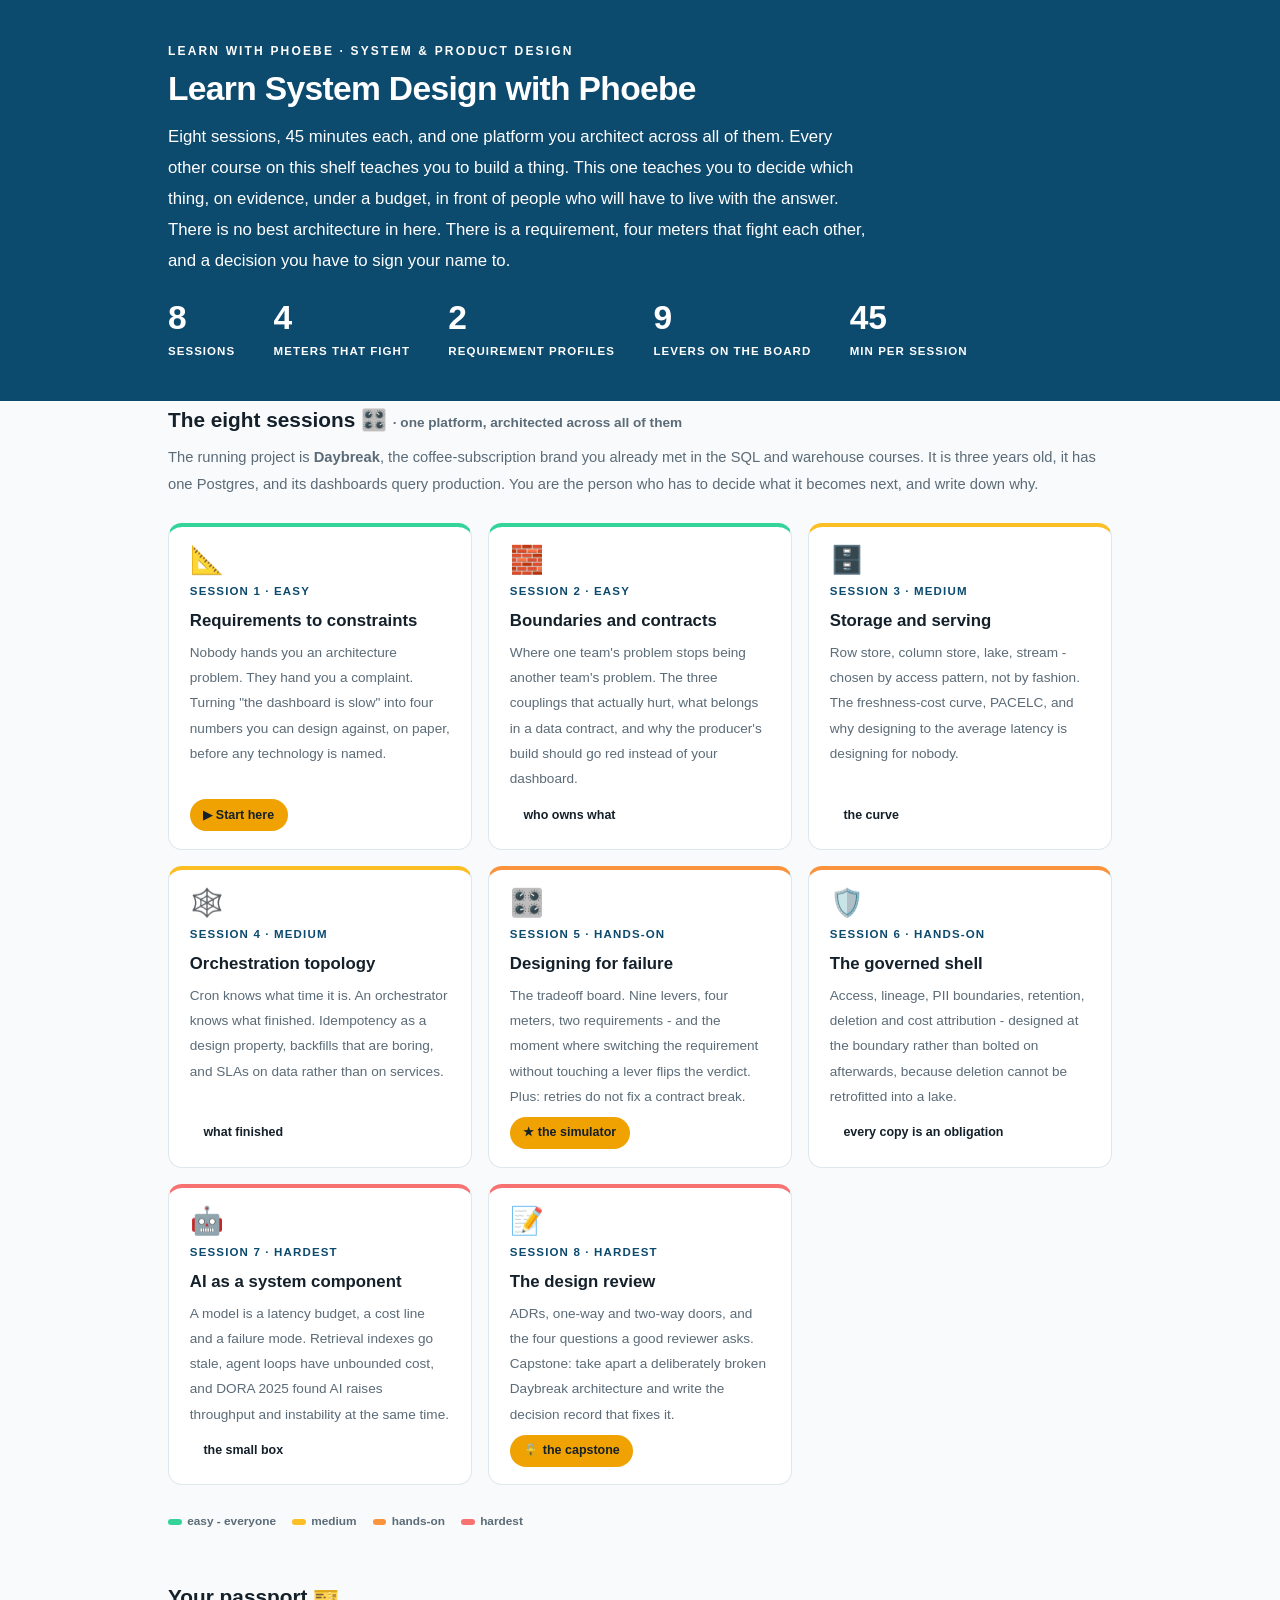
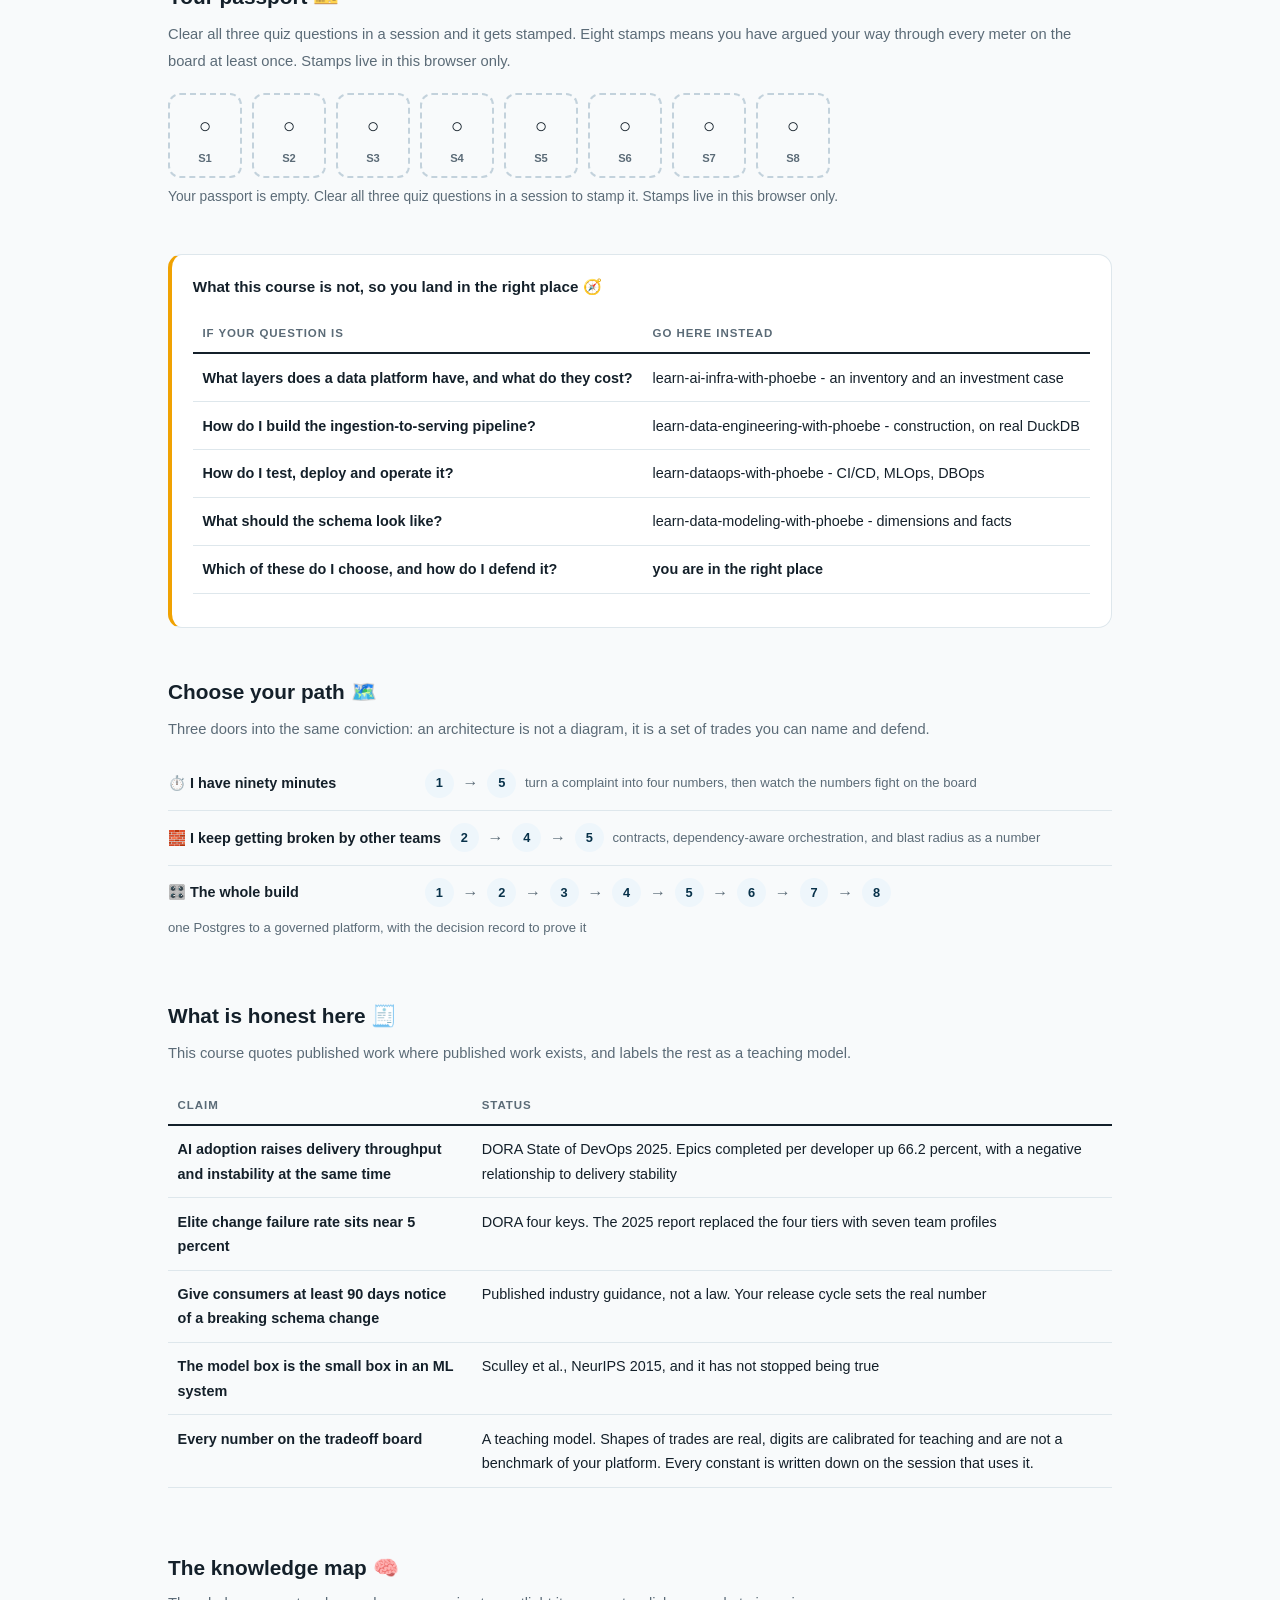
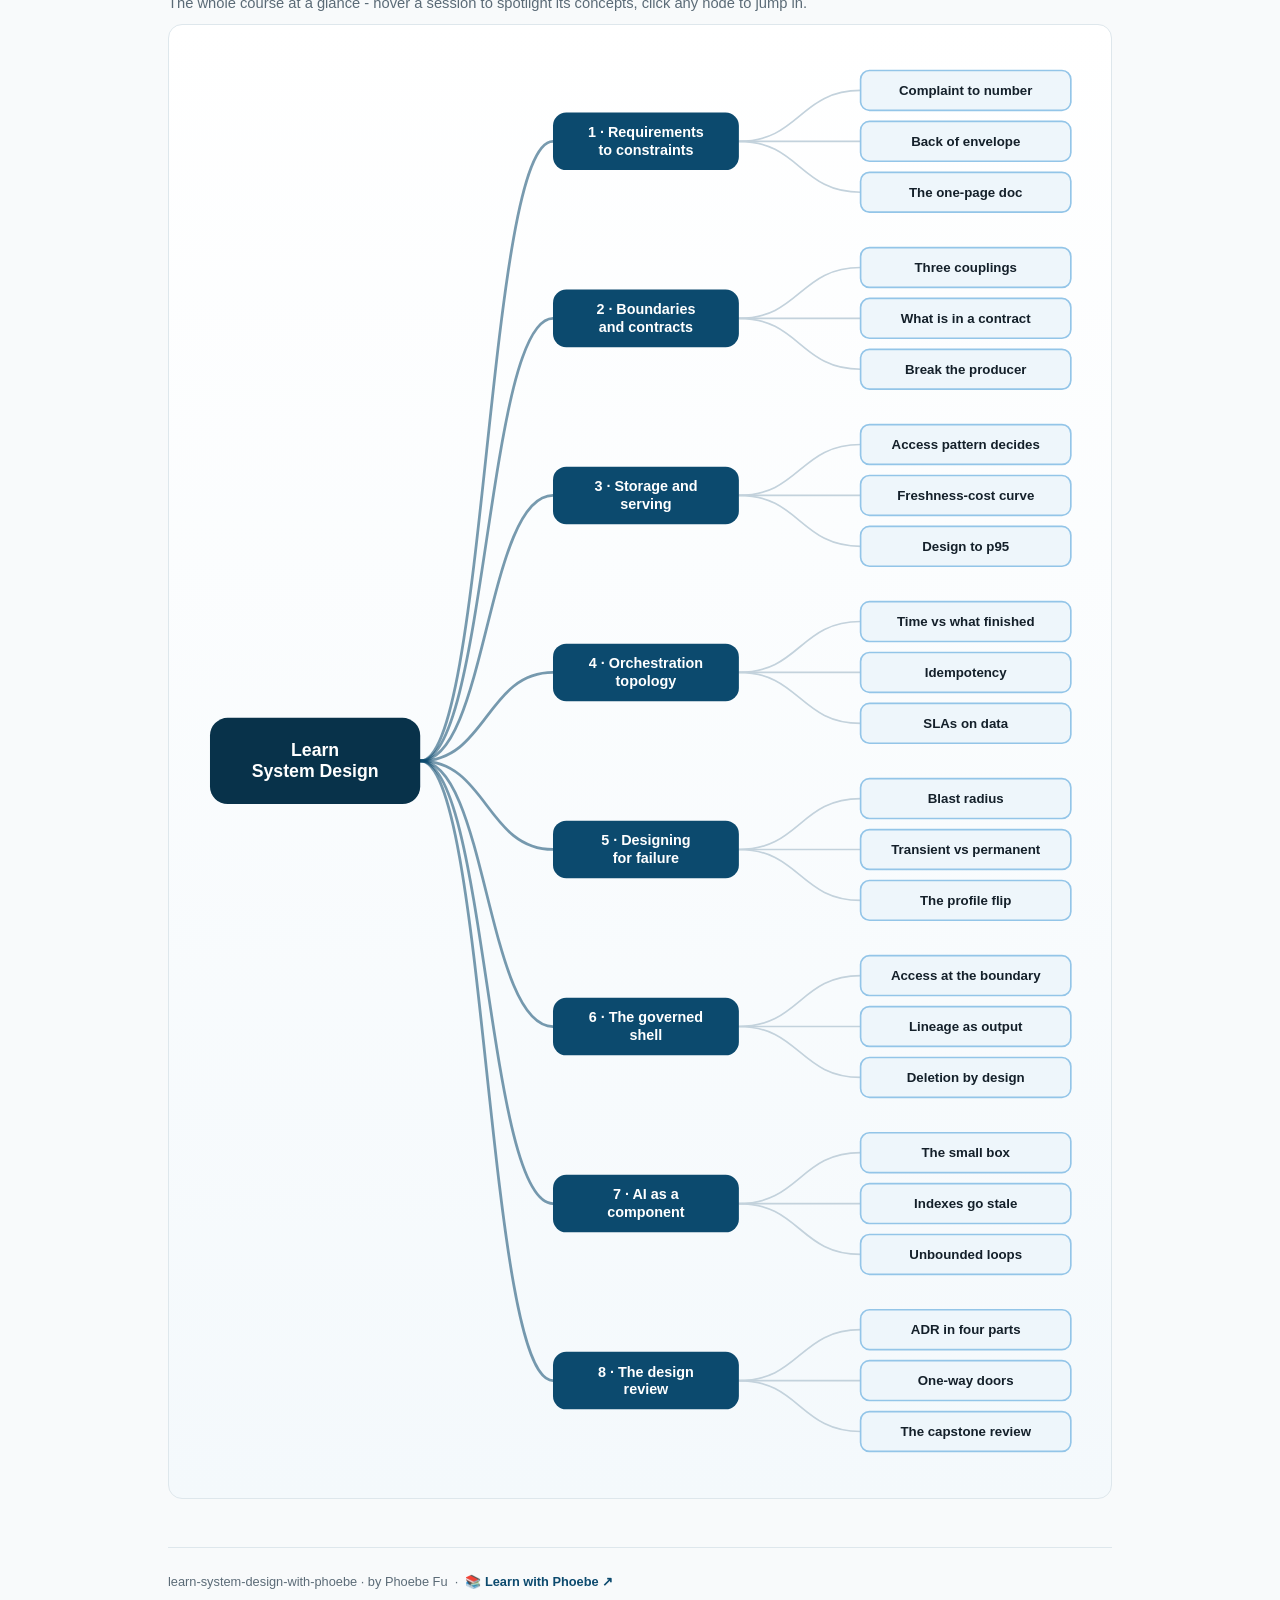
<file: index.html>
<!DOCTYPE html>
<html lang="en">
<head>
<meta charset="UTF-8">
<meta name="viewport" content="width=device-width, initial-scale=1.0">
<!-- social:start -->
<meta name="description" content="Eight sessions, one platform. Not what the layers are and not how to build the pipe - how to choose, and how to defend the choice in a room full of people who will have to live with it. Free, by Phoebe Fu.">
<meta property="og:type" content="website">
<meta property="og:site_name" content="Learn with Phoebe">
<meta property="og:title" content="Learn System Design with Phoebe">
<meta property="og:description" content="Eight sessions architecting the Daybreak platform. Four meters, two requirement profiles, and the discovery that there is no best architecture.">
<meta property="og:url" content="https://phoebefu6.github.io/learn-system-design-with-phoebe/">
<meta property="og:image" content="https://phoebefu6.github.io/learn-system-design-with-phoebe/assets/og-cover.png">
<meta property="og:image:width" content="1200">
<meta property="og:image:height" content="630">
<meta name="twitter:card" content="summary_large_image">
<meta name="twitter:title" content="Learn System Design with Phoebe">
<meta name="twitter:description" content="Eight sessions architecting one platform. How to choose, and how to defend the choice.">
<meta name="twitter:image" content="https://phoebefu6.github.io/learn-system-design-with-phoebe/assets/og-cover.png">
<!-- social:end -->
<title>Learn System Design with Phoebe</title>
<link rel="stylesheet" href="assets/style.css?v=25">
<style>

  .stats-row { display: flex; gap: 2.4rem; margin-top: 1.5rem; flex-wrap: wrap; }
  .stat b { display: block; font-size: 2.1rem; font-weight: 800; line-height: 1.05; font-variant-numeric: tabular-nums; }
  .stat span { font-size: .72rem; opacity: 1; text-transform: uppercase; letter-spacing: .09em; font-weight: 600; }

  .course-grid { display: grid; grid-template-columns: repeat(auto-fit, minmax(17rem, 1fr)); gap: 1rem; margin-top: 1.5rem; }
  .course-card {
    border: 1px solid var(--hairline);
    border-top: 4px solid var(--diff, var(--indigo));
    border-radius: var(--radius);
    padding: 1.2rem 1.3rem 1.1rem;
    display: flex;
    flex-direction: column;
    gap: .5rem;
    text-decoration: none;
    color: var(--ink);
    background: #fff;
    transition: box-shadow .15s ease, border-color .15s ease, transform .15s ease;
    position: relative;
  }
  .course-card:hover { border-color: var(--indigo-soft); border-top-color: var(--diff, var(--indigo)); box-shadow: 0 8px 28px rgba(12,74,110,.14); transform: translateY(-3px); }
  .course-card .cicon { font-size: 1.7rem; line-height: 1; }
  .course-card .cnum { font-size: .72rem; font-weight: 700; color: var(--indigo); text-transform: uppercase; letter-spacing: .1em; }
  .course-card h3 { font-size: 1.05rem; font-weight: 800; line-height: 1.3; }
  .course-card p { font-size: .85rem; color: var(--muted); flex: 1; }
  .course-card .meta { display: flex; gap: .4rem; flex-wrap: wrap; }

  .diff-legend { display: flex; gap: 1rem; margin-top: 1.6rem; font-size: .74rem; color: var(--muted); font-weight: 600; flex-wrap: wrap; }
  .diff-legend i { display: inline-block; width: .85rem; height: .35rem; border-radius: 999px; margin-right: .35rem; vertical-align: middle; }

  .paths { margin-top: 2.6rem; }
  .paths h2 { font-size: 1.3rem; font-weight: 800; margin-bottom: .3rem; }
  .paths .plede { color: var(--muted); font-size: .92rem; margin-bottom: .8rem; }
  .path { display: flex; gap: .55rem; align-items: center; padding: .75rem 0; border-bottom: .5px solid var(--hairline); flex-wrap: wrap; }
  .path:last-child { border-bottom: none; }
  .path b { min-width: 15.5rem; font-size: .9rem; }
  .path .pstep { background: var(--indigo-50); color: var(--indigo-deep); border-radius: 999px; padding: .16rem .68rem; font-weight: 700; font-size: .8rem; text-decoration: none; transition: all .12s ease; }
  .path .pstep:hover { background: var(--indigo); color: #fff; }
  .path .parr { color: var(--muted); font-weight: 700; }

  .mm-section { margin-top: 1.6rem; }
  .mm-section h2 { font-size: 1.3rem; font-weight: 800; margin-bottom: .2rem; }
  .mm-section .mm-lede { color: var(--muted); font-size: .92rem; margin-bottom: .4rem; }
  .mm-wrap { border: 1px solid var(--hairline); border-radius: var(--radius); background: linear-gradient(180deg,#fff,#F4F9FC); padding: .6rem; overflow-x: auto; }
  .mm-svg { width: 100%; height: auto; display: block; max-width: 60rem; margin: 0 auto; min-width: 34rem; }
  .mm-link { cursor: pointer; text-decoration: none; }
  .mm-node rect { transition: opacity .15s ease, filter .15s ease; }
  .mm-node text { pointer-events: none; }
  .mm-link:hover .mm-node rect { filter: brightness(1.06); }
  .mm-edge { transition: opacity .15s ease; }

  .not-this { border: 1px solid var(--hairline); border-left: 4px solid var(--amber); border-radius: var(--radius); background: #fff; padding: 1.1rem 1.3rem; margin-top: 1.2rem; }
  .not-this h3 { font-size: .95rem; font-weight: 800; margin-bottom: .5rem; }
</style>
</head>
<body>

<header class="masthead">
  <div class="wrap">
    <div class="eyebrow">Learn with Phoebe · System &amp; Product Design</div>
    <h1>Learn <span class="accent">System Design</span> with Phoebe</h1>
    <p class="sub">Eight sessions, 45 minutes each, and one platform you architect across all of them. Every other course on this shelf teaches you to build a thing. This one teaches you to decide which thing, on evidence, under a budget, in front of people who will have to live with the answer. There is no best architecture in here. There is a requirement, four meters that fight each other, and a decision you have to sign your name to.</p>
    <div class="stats-row">
      <div class="stat"><b data-count="8">8</b><span>sessions</span></div>
      <div class="stat"><b data-count="4">4</b><span>meters that fight</span></div>
      <div class="stat"><b data-count="2">2</b><span>requirement profiles</span></div>
      <div class="stat"><b data-count="9">9</b><span>levers on the board</span></div>
      <div class="stat"><b data-count="45">45</b><span>min per session</span></div>
    </div>
  </div>
</header>

<main class="wrap">

  <section class="section">
    <div class="paths" style="margin-top:0">
      <h2>The eight sessions 🎛️ <span style="font-size:.85rem;font-weight:600;color:var(--muted)">· one platform, architected across all of them</span></h2>
      <p class="plede">The running project is <strong>Daybreak</strong>, the coffee-subscription brand you already met in the SQL and warehouse courses. It is three years old, it has one Postgres, and its dashboards query production. You are the person who has to decide what it becomes next, and write down why.</p>
    </div>

    <div class="course-grid">
      <a class="course-card" href="courses/01-requirements-to-constraints.html" style="--diff:#34D399">
        <span class="cicon">📐</span>
        <span class="cnum">Session 1 · easy</span>
        <h3>Requirements to constraints</h3>
        <p>Nobody hands you an architecture problem. They hand you a complaint. Turning "the dashboard is slow" into four numbers you can design against, on paper, before any technology is named.</p>
        <span class="meta"><span class="pill amber">▶ Start here</span></span>
      </a>
      <a class="course-card" href="courses/02-boundaries-and-contracts.html" style="--diff:#34D399">
        <span class="cicon">🧱</span>
        <span class="cnum">Session 2 · easy</span>
        <h3>Boundaries and contracts</h3>
        <p>Where one team's problem stops being another team's problem. The three couplings that actually hurt, what belongs in a data contract, and why the producer's build should go red instead of your dashboard.</p>
        <span class="meta"><span class="pill">who owns what</span></span>
      </a>
      <a class="course-card" href="courses/03-storage-and-serving.html" style="--diff:#FBBF24">
        <span class="cicon">🗄️</span>
        <span class="cnum">Session 3 · medium</span>
        <h3>Storage and serving</h3>
        <p>Row store, column store, lake, stream - chosen by access pattern, not by fashion. The freshness-cost curve, PACELC, and why designing to the average latency is designing for nobody.</p>
        <span class="meta"><span class="pill">the curve</span></span>
      </a>
      <a class="course-card" href="courses/04-orchestration-topology.html" style="--diff:#FBBF24">
        <span class="cicon">🕸️</span>
        <span class="cnum">Session 4 · medium</span>
        <h3>Orchestration topology</h3>
        <p>Cron knows what time it is. An orchestrator knows what finished. Idempotency as a design property, backfills that are boring, and SLAs on data rather than on services.</p>
        <span class="meta"><span class="pill">what finished</span></span>
      </a>
      <a class="course-card" href="courses/05-designing-for-failure.html" style="--diff:#FB923C">
        <span class="cicon">🎛️</span>
        <span class="cnum">Session 5 · hands-on</span>
        <h3>Designing for failure</h3>
        <p>The tradeoff board. Nine levers, four meters, two requirements - and the moment where switching the requirement without touching a lever flips the verdict. Plus: retries do not fix a contract break.</p>
        <span class="meta"><span class="pill amber">★ the simulator</span></span>
      </a>
      <a class="course-card" href="courses/06-the-governed-shell.html" style="--diff:#FB923C">
        <span class="cicon">🛡️</span>
        <span class="cnum">Session 6 · hands-on</span>
        <h3>The governed shell</h3>
        <p>Access, lineage, PII boundaries, retention, deletion and cost attribution - designed at the boundary rather than bolted on afterwards, because deletion cannot be retrofitted into a lake.</p>
        <span class="meta"><span class="pill">every copy is an obligation</span></span>
      </a>
      <a class="course-card" href="courses/07-ai-as-a-component.html" style="--diff:#F87171">
        <span class="cicon">🤖</span>
        <span class="cnum">Session 7 · hardest</span>
        <h3>AI as a system component</h3>
        <p>A model is a latency budget, a cost line and a failure mode. Retrieval indexes go stale, agent loops have unbounded cost, and DORA 2025 found AI raises throughput and instability at the same time.</p>
        <span class="meta"><span class="pill">the small box</span></span>
      </a>
      <a class="course-card" href="courses/08-the-design-review.html" style="--diff:#F87171">
        <span class="cicon">📝</span>
        <span class="cnum">Session 8 · hardest</span>
        <h3>The design review</h3>
        <p>ADRs, one-way and two-way doors, and the four questions a good reviewer asks. Capstone: take apart a deliberately broken Daybreak architecture and write the decision record that fixes it.</p>
        <span class="meta"><span class="pill amber">🔒 the capstone</span></span>
      </a>
    </div>

    <div class="diff-legend">
      <span><i style="background:#34D399"></i>easy - everyone</span>
      <span><i style="background:#FBBF24"></i>medium</span>
      <span><i style="background:#FB923C"></i>hands-on</span>
      <span><i style="background:#F87171"></i>hardest</span>
    </div>
  </section>

  <section class="section">
    <div class="paths" style="margin-top:0">
      <h2>Your passport 🎫</h2>
      <p class="plede">Clear all three quiz questions in a session and it gets stamped. Eight stamps means you have argued your way through every meter on the board at least once. Stamps live in this browser only.</p>
    </div>
    <div class="pp-strip"></div>
  </section>

  <section class="section">
    <div class="not-this">
      <h3>What this course is not, so you land in the right place 🧭</h3>
      <table class="clean">
        <tr><th>If your question is</th><th>Go here instead</th></tr>
        <tr><td>What layers does a data platform have, and what do they cost?</td><td><span class="mono">learn-ai-infra-with-phoebe</span> - an inventory and an investment case</td></tr>
        <tr><td>How do I build the ingestion-to-serving pipeline?</td><td><span class="mono">learn-data-engineering-with-phoebe</span> - construction, on real DuckDB</td></tr>
        <tr><td>How do I test, deploy and operate it?</td><td><span class="mono">learn-dataops-with-phoebe</span> - CI/CD, MLOps, DBOps</td></tr>
        <tr><td>What should the schema look like?</td><td><span class="mono">learn-data-modeling-with-phoebe</span> - dimensions and facts</td></tr>
        <tr><td><strong>Which of these do I choose, and how do I defend it?</strong></td><td><strong>you are in the right place</strong></td></tr>
      </table>
    </div>
  </section>

  <section class="section">
    <div class="paths">
      <h2>Choose your path 🗺️</h2>
      <p class="plede">Three doors into the same conviction: an architecture is not a diagram, it is a set of trades you can name and defend.</p>
      <div class="path"><b>⏱️ I have ninety minutes</b>
        <a class="pstep" href="courses/01-requirements-to-constraints.html">1</a><span class="parr">→</span>
        <a class="pstep" href="courses/05-designing-for-failure.html">5</a>
        <span style="font-size:.82rem;color:var(--muted)">turn a complaint into four numbers, then watch the numbers fight on the board</span>
      </div>
      <div class="path"><b>🧱 I keep getting broken by other teams</b>
        <a class="pstep" href="courses/02-boundaries-and-contracts.html">2</a><span class="parr">→</span>
        <a class="pstep" href="courses/04-orchestration-topology.html">4</a><span class="parr">→</span>
        <a class="pstep" href="courses/05-designing-for-failure.html">5</a>
        <span style="font-size:.82rem;color:var(--muted)">contracts, dependency-aware orchestration, and blast radius as a number</span>
      </div>
      <div class="path"><b>🎛️ The whole build</b>
        <a class="pstep" href="courses/01-requirements-to-constraints.html">1</a><span class="parr">→</span>
        <a class="pstep" href="courses/02-boundaries-and-contracts.html">2</a><span class="parr">→</span>
        <a class="pstep" href="courses/03-storage-and-serving.html">3</a><span class="parr">→</span>
        <a class="pstep" href="courses/04-orchestration-topology.html">4</a><span class="parr">→</span>
        <a class="pstep" href="courses/05-designing-for-failure.html">5</a><span class="parr">→</span>
        <a class="pstep" href="courses/06-the-governed-shell.html">6</a><span class="parr">→</span>
        <a class="pstep" href="courses/07-ai-as-a-component.html">7</a><span class="parr">→</span>
        <a class="pstep" href="courses/08-the-design-review.html">8</a>
        <span style="font-size:.82rem;color:var(--muted)">one Postgres to a governed platform, with the decision record to prove it</span>
      </div>
    </div>
  </section>

  <section class="section">
    <div class="paths" style="margin-top:0">
      <h2>What is honest here 🧾</h2>
      <p class="plede">This course quotes published work where published work exists, and labels the rest as a teaching model.</p>
    </div>
    <table class="clean">
      <tr><th>Claim</th><th>Status</th></tr>
      <tr><td>AI adoption raises delivery throughput and instability at the same time</td><td>DORA State of DevOps 2025. Epics completed per developer up 66.2 percent, with a negative relationship to delivery stability</td></tr>
      <tr><td>Elite change failure rate sits near 5 percent</td><td>DORA four keys. The 2025 report replaced the four tiers with seven team profiles</td></tr>
      <tr><td>Give consumers at least 90 days notice of a breaking schema change</td><td>Published industry guidance, not a law. Your release cycle sets the real number</td></tr>
      <tr><td>The model box is the small box in an ML system</td><td>Sculley et al., NeurIPS 2015, and it has not stopped being true</td></tr>
      <tr><td>Every number on the tradeoff board</td><td>A teaching model. Shapes of trades are real, digits are calibrated for teaching and are not a benchmark of your platform. Every constant is written down on the session that uses it.</td></tr>
    </table>
  </section>

  <section class="section mm-section">
    <h2>The knowledge map 🧠</h2>
    <p class="mm-lede">The whole course at a glance - hover a session to spotlight its concepts, click any node to jump in.</p>
    <div class="mm-wrap"><div id="mindmap"></div></div>
  </section>

  <footer class="pagefoot">
    <span>learn-system-design-with-phoebe · by Phoebe Fu &nbsp;·&nbsp; 📚 <a href="https://phoebefu6.github.io/learn-with-phoebe/">Learn with Phoebe ↗</a></span>
  </footer>

</main>

<script>
window.MINDMAP_DATA = {
  title: "Learn\nSystem Design",
  centerColor: "#08324A",
  sessions: [
    { label: "Requirements\nto constraints", href: "courses/01-requirements-to-constraints.html", color: "#34D399",
      concepts: [
        { label: "Complaint to number", href: "courses/01-requirements-to-constraints.html" },
        { label: "Back of envelope", href: "courses/01-requirements-to-constraints.html" },
        { label: "The one-page doc", href: "courses/01-requirements-to-constraints.html" } ] },
    { label: "Boundaries\nand contracts", href: "courses/02-boundaries-and-contracts.html", color: "#34D399",
      concepts: [
        { label: "Three couplings", href: "courses/02-boundaries-and-contracts.html" },
        { label: "What is in a contract", href: "courses/02-boundaries-and-contracts.html" },
        { label: "Break the producer", href: "courses/02-boundaries-and-contracts.html" } ] },
    { label: "Storage and\nserving", href: "courses/03-storage-and-serving.html", color: "#FBBF24",
      concepts: [
        { label: "Access pattern decides", href: "courses/03-storage-and-serving.html" },
        { label: "Freshness-cost curve", href: "courses/03-storage-and-serving.html" },
        { label: "Design to p95", href: "courses/03-storage-and-serving.html" } ] },
    { label: "Orchestration\ntopology", href: "courses/04-orchestration-topology.html", color: "#FBBF24",
      concepts: [
        { label: "Time vs what finished", href: "courses/04-orchestration-topology.html" },
        { label: "Idempotency", href: "courses/04-orchestration-topology.html" },
        { label: "SLAs on data", href: "courses/04-orchestration-topology.html" } ] },
    { label: "Designing\nfor failure", href: "courses/05-designing-for-failure.html", color: "#FB923C",
      concepts: [
        { label: "Blast radius", href: "courses/05-designing-for-failure.html" },
        { label: "Transient vs permanent", href: "courses/05-designing-for-failure.html" },
        { label: "The profile flip", href: "courses/05-designing-for-failure.html" } ] },
    { label: "The governed\nshell", href: "courses/06-the-governed-shell.html", color: "#FB923C",
      concepts: [
        { label: "Access at the boundary", href: "courses/06-the-governed-shell.html" },
        { label: "Lineage as output", href: "courses/06-the-governed-shell.html" },
        { label: "Deletion by design", href: "courses/06-the-governed-shell.html" } ] },
    { label: "AI as a\ncomponent", href: "courses/07-ai-as-a-component.html", color: "#F87171",
      concepts: [
        { label: "The small box", href: "courses/07-ai-as-a-component.html" },
        { label: "Indexes go stale", href: "courses/07-ai-as-a-component.html" },
        { label: "Unbounded loops", href: "courses/07-ai-as-a-component.html" } ] },
    { label: "The design\nreview", href: "courses/08-the-design-review.html", color: "#F87171",
      concepts: [
        { label: "ADR in four parts", href: "courses/08-the-design-review.html" },
        { label: "One-way doors", href: "courses/08-the-design-review.html" },
        { label: "The capstone review", href: "courses/08-the-design-review.html" } ] }
  ]
};
</script>
<script src="assets/mindmap.js?v=3"></script>
<script src="assets/app.js?v=22"></script>
</body>
</html>
</file>
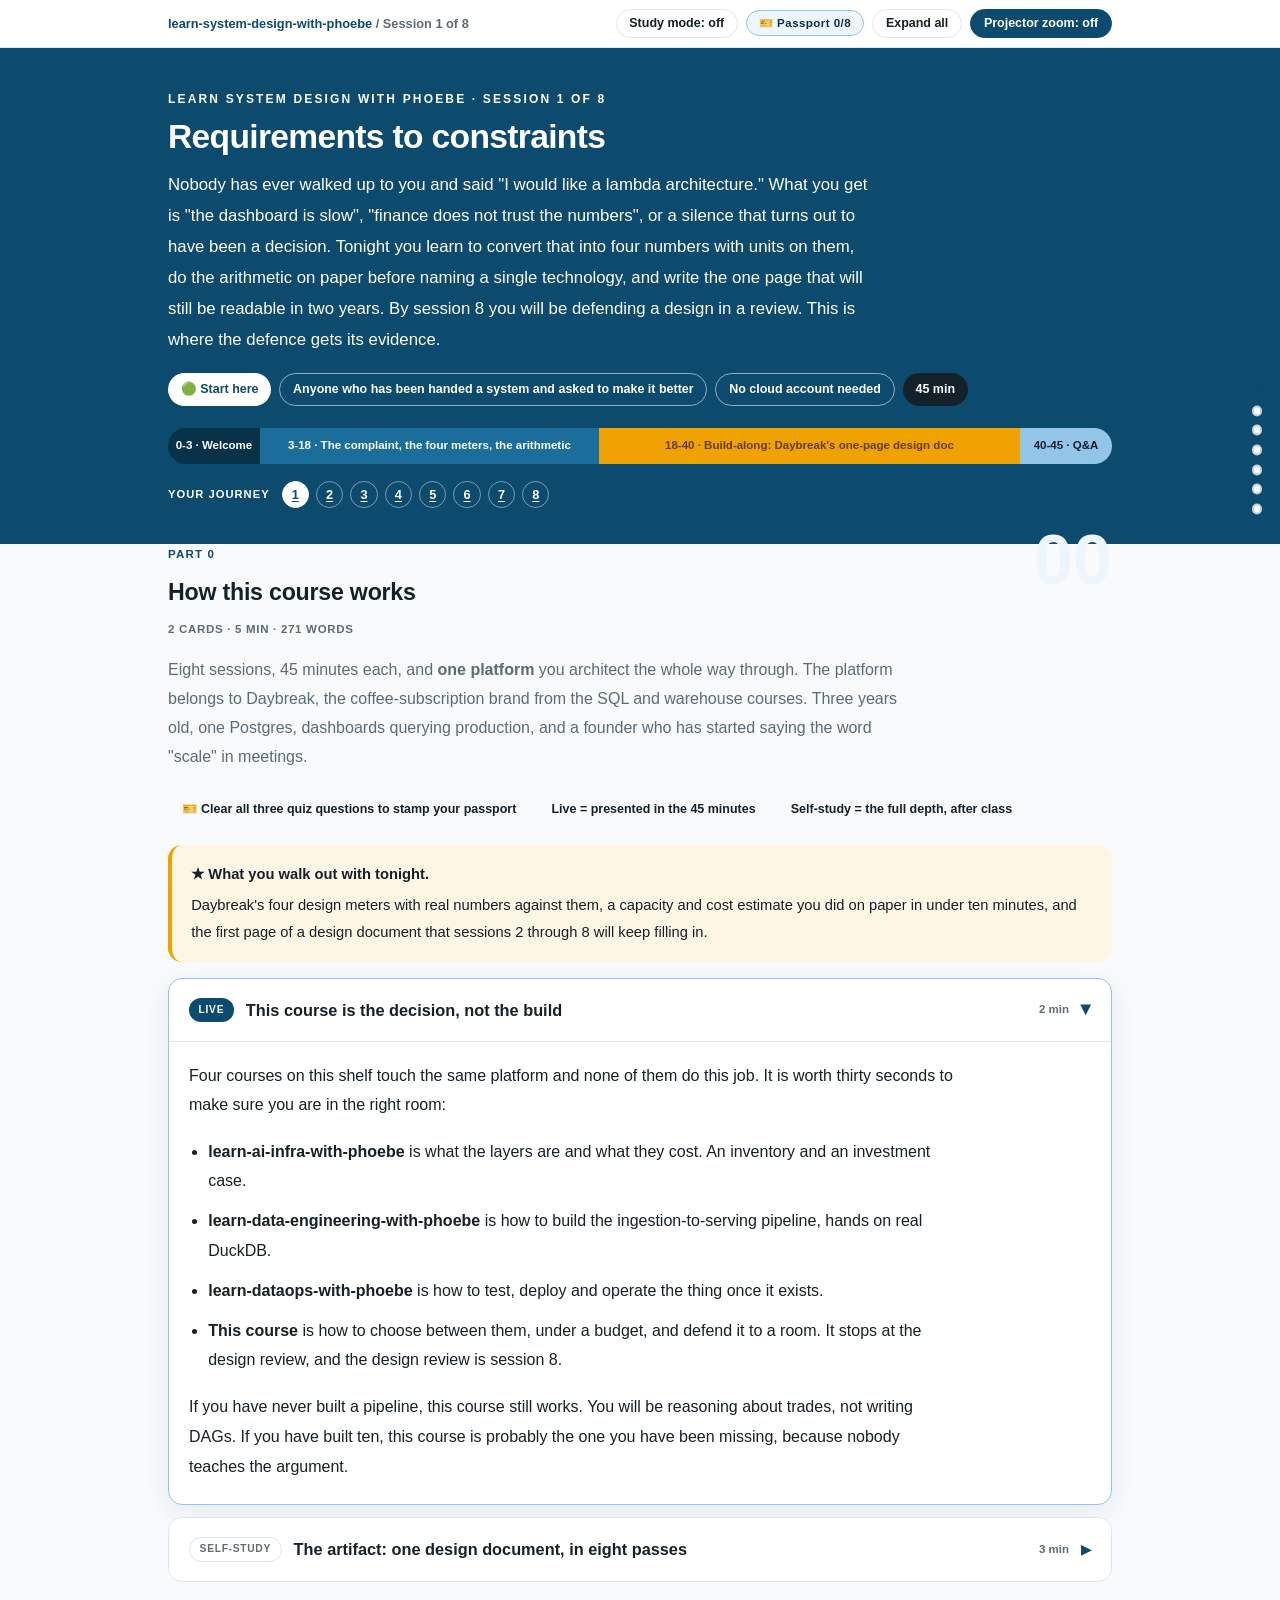
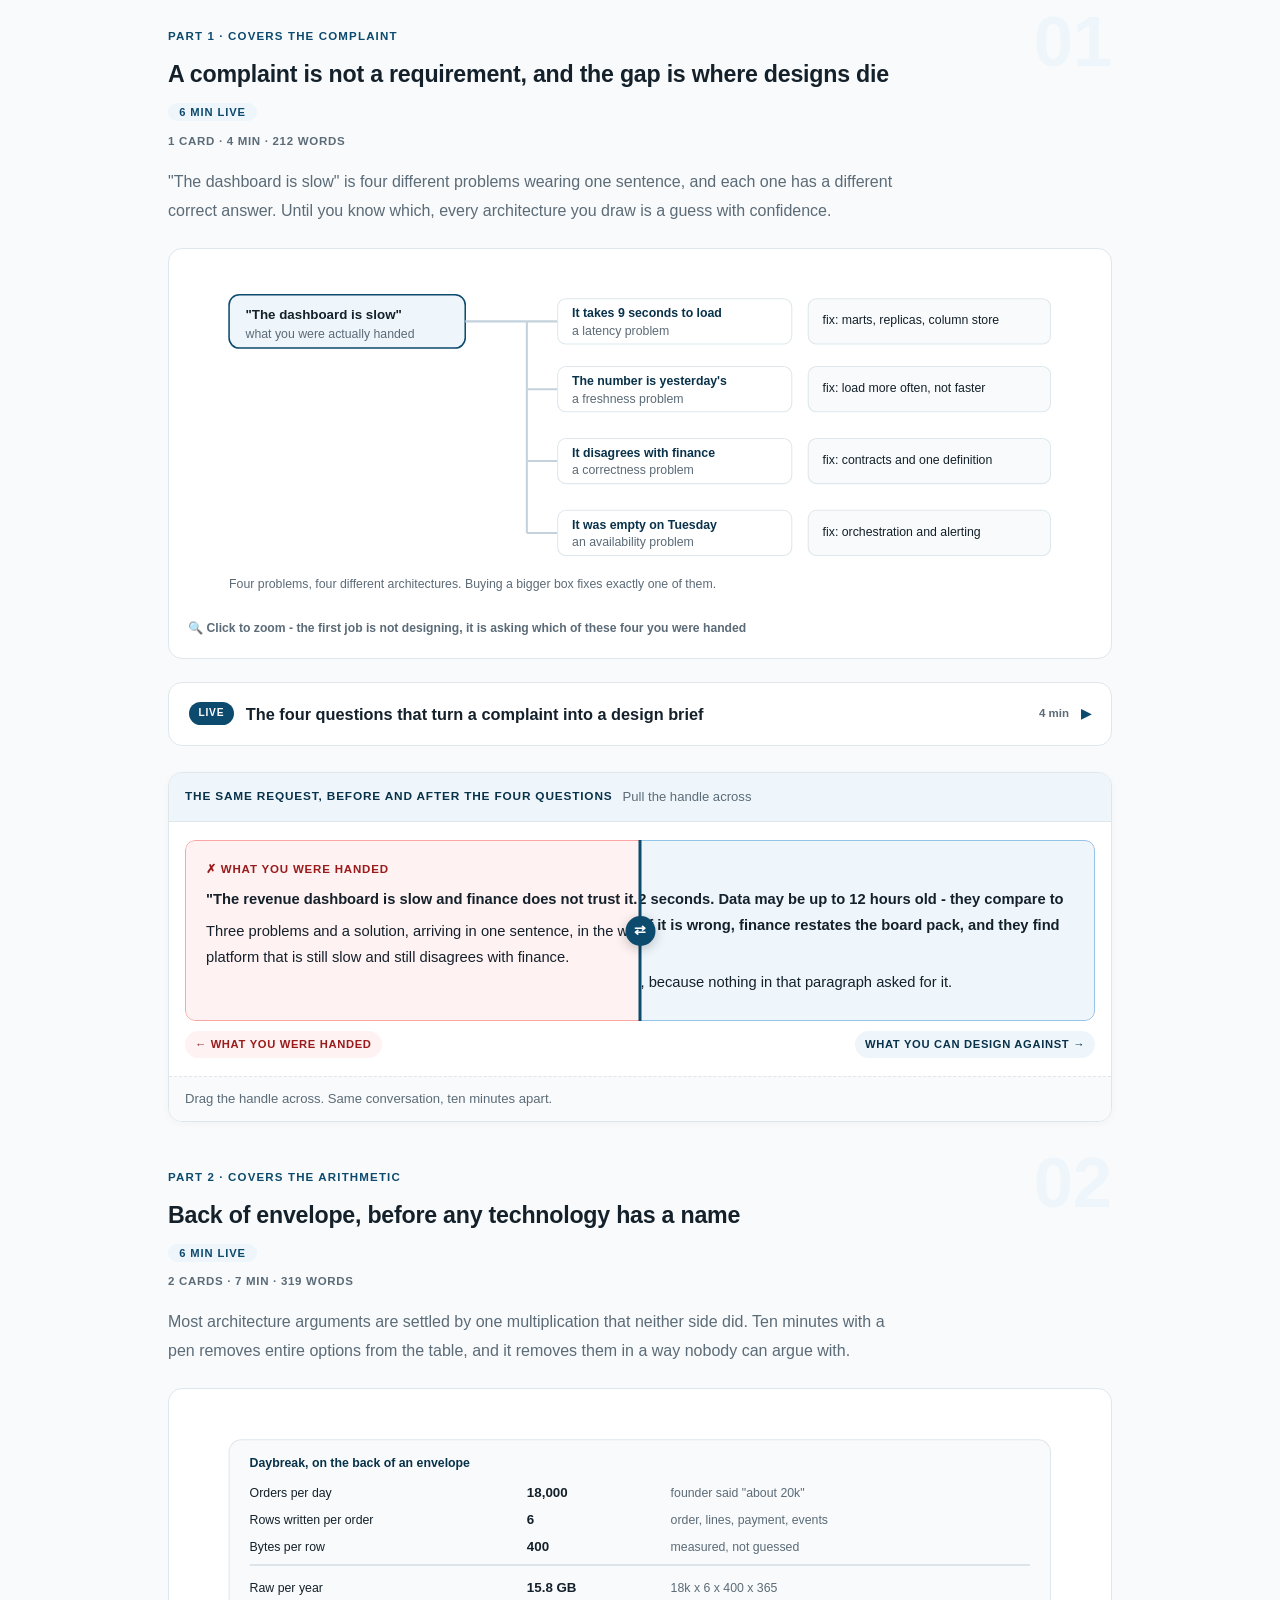
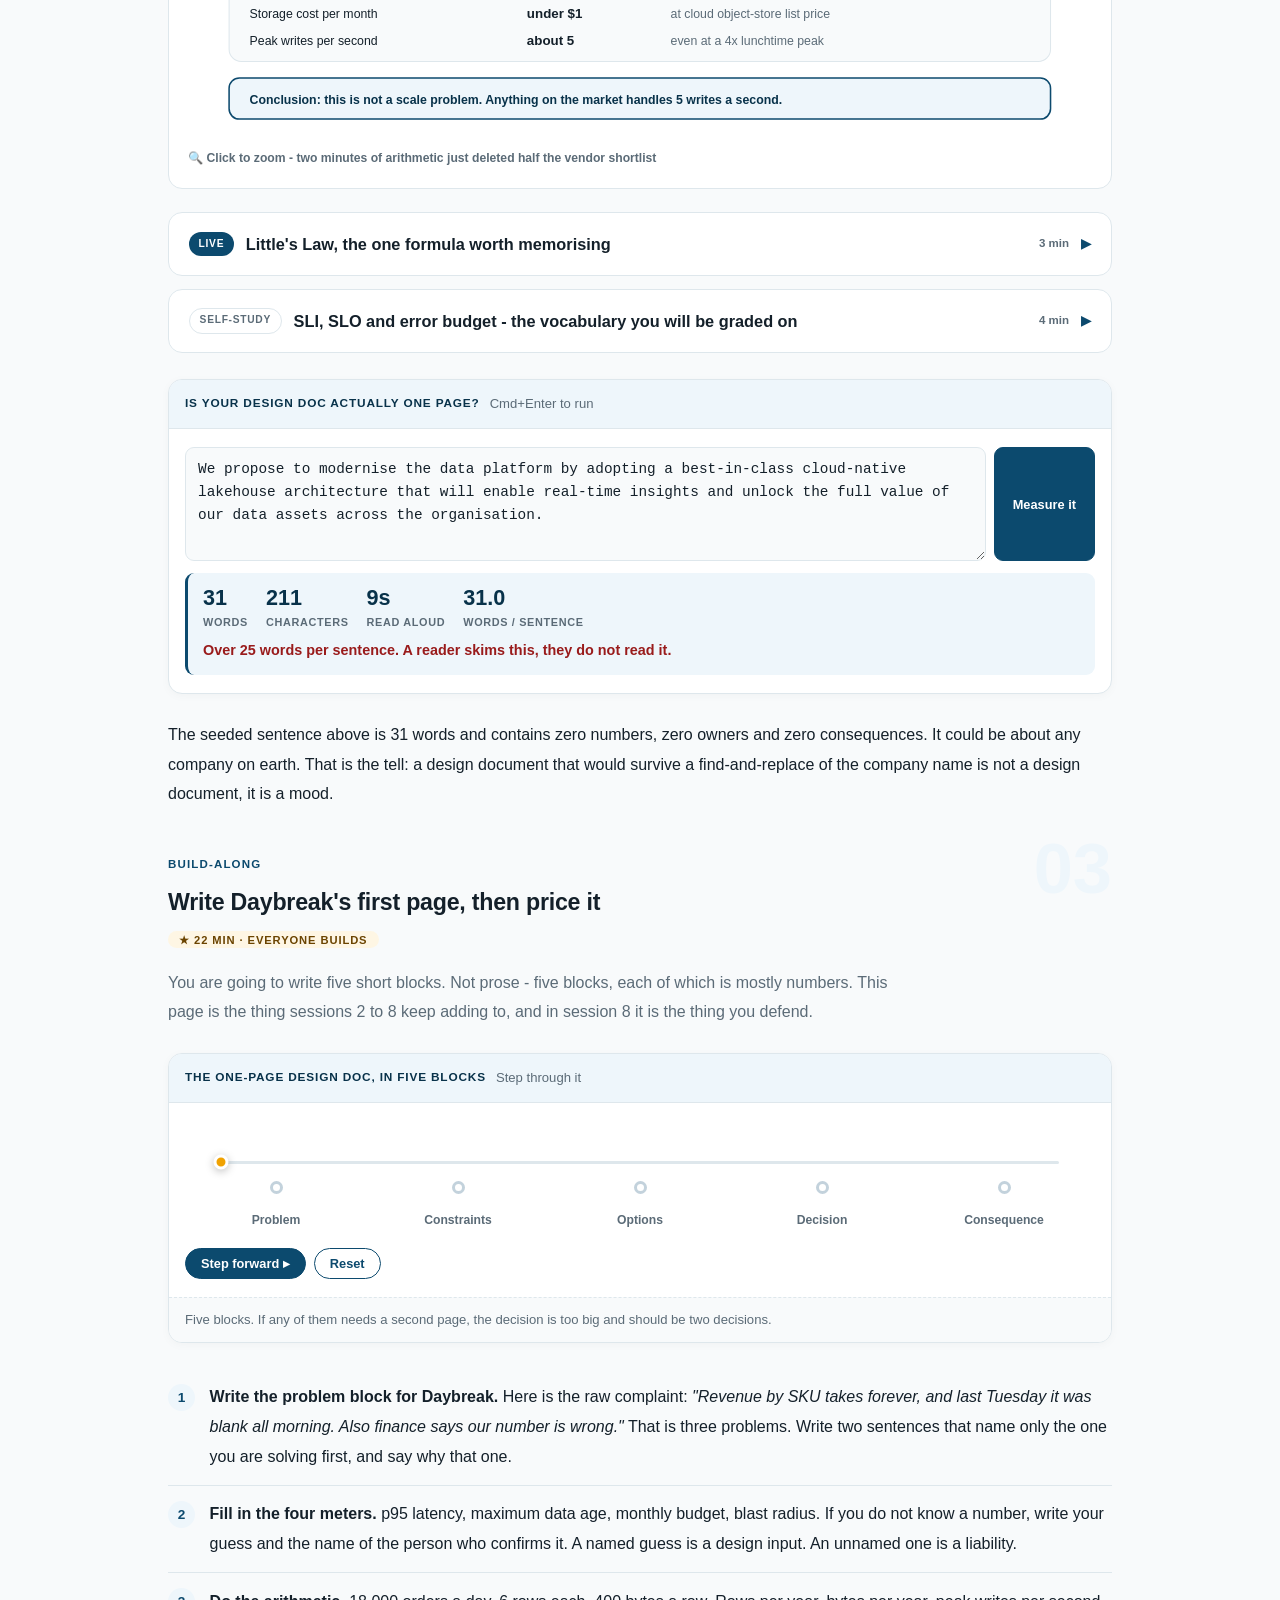
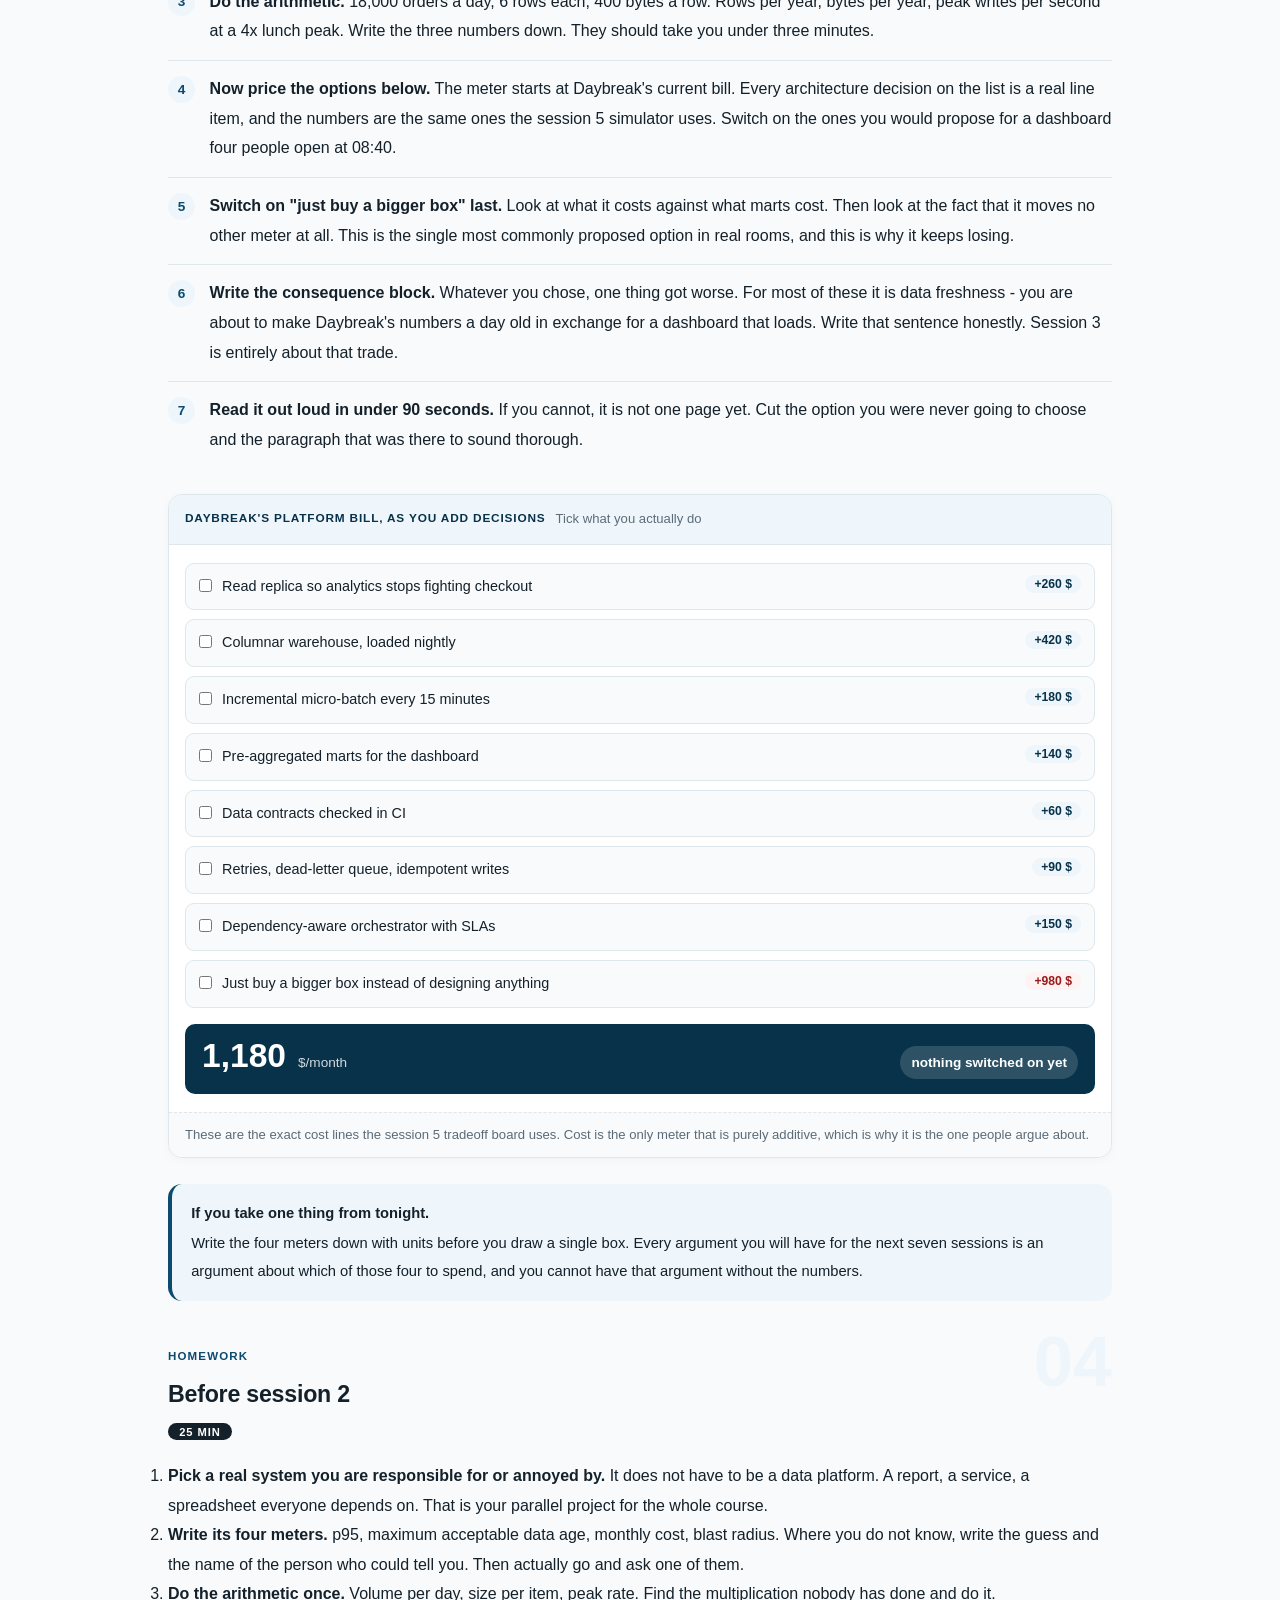
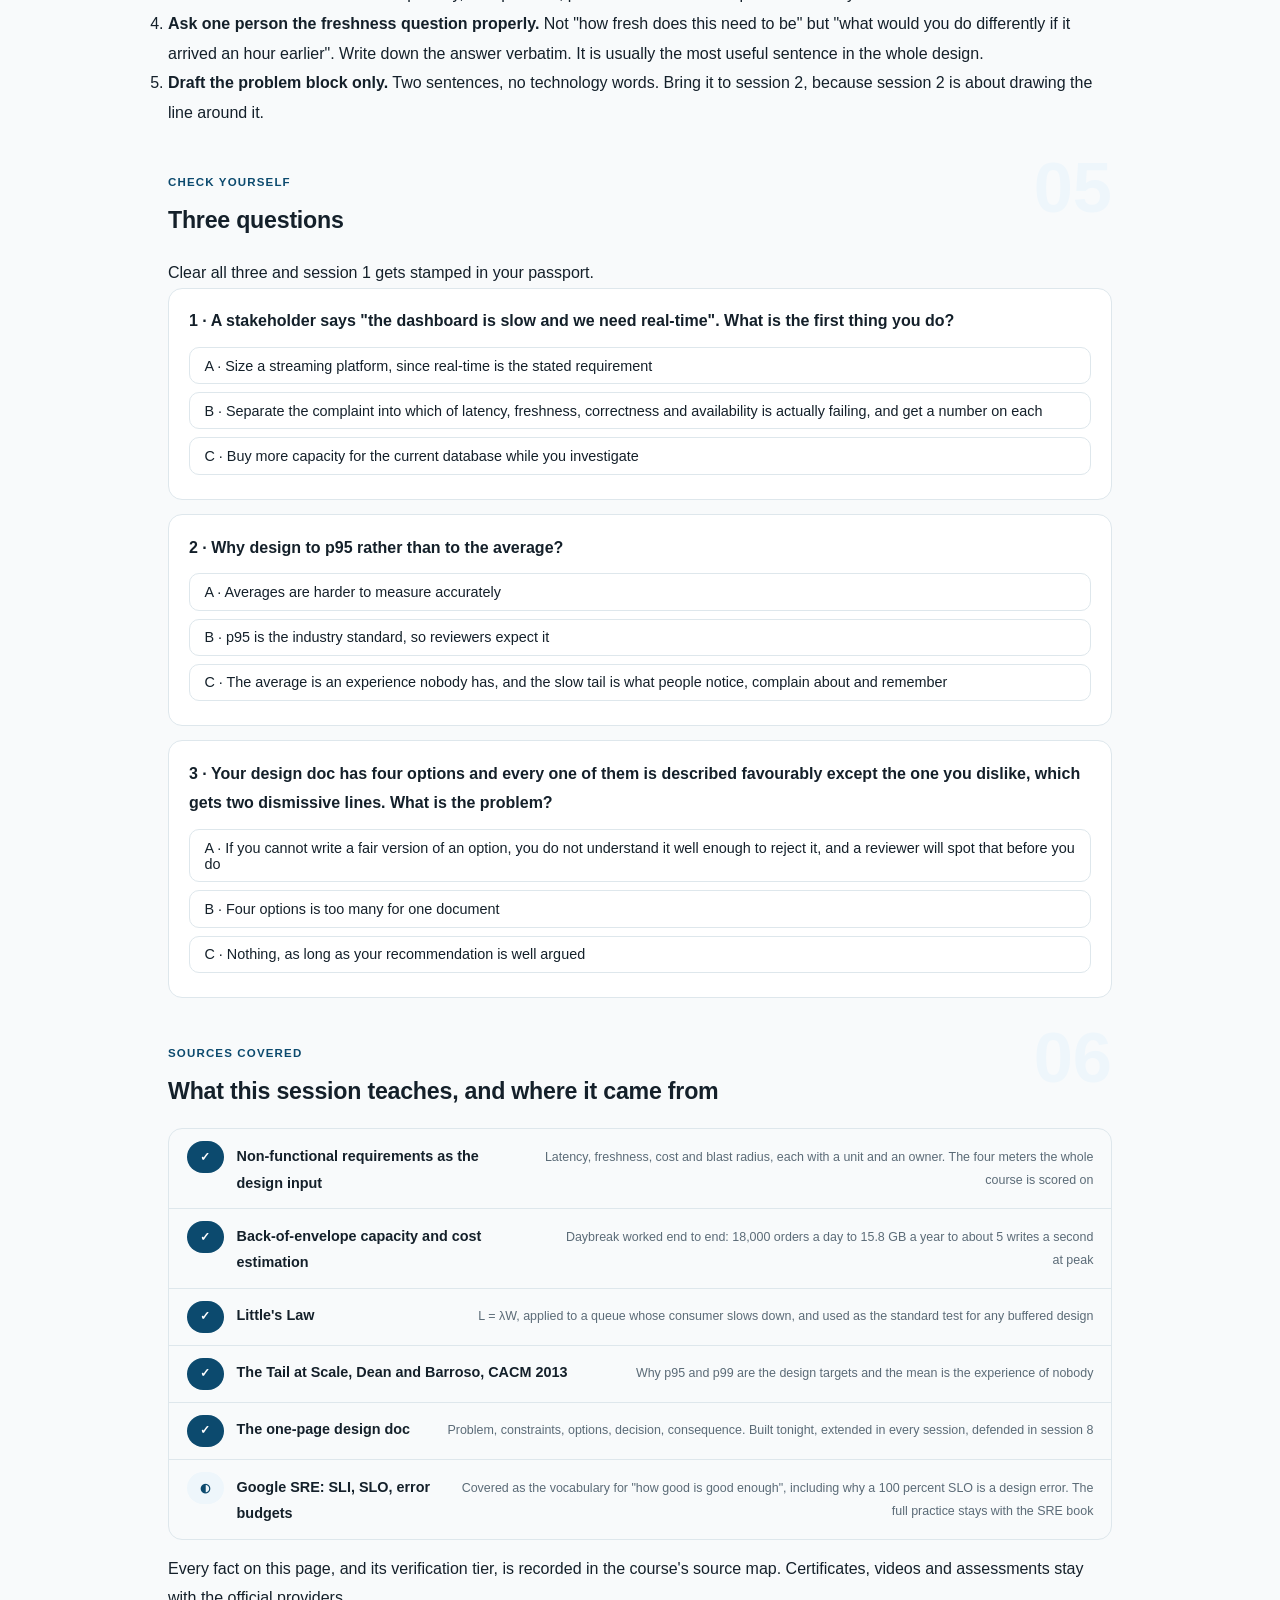
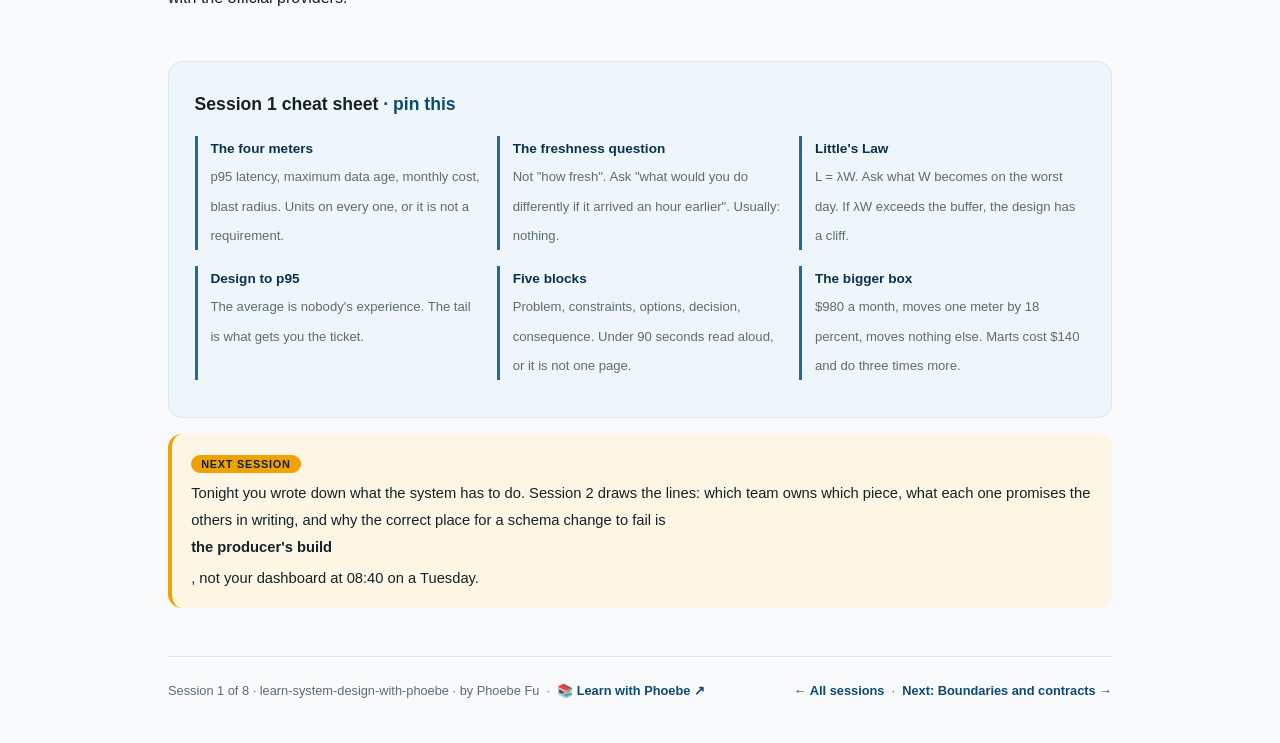
<file: courses/01-requirements-to-constraints.html>
<!DOCTYPE html>
<html lang="en">
<head>
<meta charset="UTF-8">
<meta name="viewport" content="width=device-width, initial-scale=1.0">
<!-- social:start -->
<meta name="description" content="Session 1 of 8. Nobody hands you an architecture problem, they hand you a complaint. Turning the dashboard is slow into four numbers you can design against, on paper, before any technology is named.">
<meta property="og:type" content="article">
<meta property="og:site_name" content="Learn with Phoebe">
<meta property="og:title" content="Requirements to constraints - learn system design with phoebe">
<meta property="og:description" content="Session 1 of 8. Nobody hands you an architecture problem. They hand you a complaint.">
<meta property="og:url" content="https://phoebefu6.github.io/learn-system-design-with-phoebe/courses/01-requirements-to-constraints.html">
<meta property="og:image" content="https://phoebefu6.github.io/learn-system-design-with-phoebe/assets/og-cover.png">
<meta property="og:image:width" content="1200">
<meta property="og:image:height" content="630">
<meta name="twitter:card" content="summary_large_image">
<meta name="twitter:title" content="Requirements to constraints - learn system design with phoebe">
<meta name="twitter:description" content="Session 1 of 8. Turning a complaint into four numbers you can design against.">
<meta name="twitter:image" content="https://phoebefu6.github.io/learn-system-design-with-phoebe/assets/og-cover.png">
<!-- social:end -->
<title>Session 1 · Requirements to constraints - learn system design with phoebe</title>
<link rel="stylesheet" href="../assets/style.css?v=24">
</head>
<body>

<div class="toolbar">
  <div class="wrap">
    <span class="crumb"><a href="../index.html">learn-system-design-with-phoebe</a> / Session 1 of 8</span>
    <button class="btn" id="toggle-all" type="button">Expand all</button>
    <button class="btn primary" id="zoom-toggle" type="button">Projector zoom: off</button>
  </div>
</div>

<header class="masthead">
  <div class="wrap">
    <div class="eyebrow">Learn System Design with Phoebe · Session 1 of 8</div>
    <h1>Requirements to <span class="accent">constraints</span></h1>
    <p class="sub">Nobody has ever walked up to you and said "I would like a lambda architecture." What you get is "the dashboard is slow", "finance does not trust the numbers", or a silence that turns out to have been a decision. Tonight you learn to convert that into four numbers with units on them, do the arithmetic on paper before naming a single technology, and write the one page that will still be readable in two years. By session 8 you will be defending a design in a review. This is where the defence gets its evidence.</p>
    <div class="chip-row">
      <span class="chip level">🟢 Start here</span>
      <span class="chip audience">Anyone who has been handed a system and asked to make it better</span>
      <span class="chip audience">No cloud account needed</span>
      <span class="chip time">45 min</span>
    </div>
    <div class="agenda">
      <span class="a1" style="flex:1">0-3 · Welcome</span>
      <span class="a2" style="flex:4">3-18 · The complaint, the four meters, the arithmetic</span>
      <span class="a3" style="flex:5">18-40 · Build-along: Daybreak's one-page design doc</span>
      <span class="a4" style="flex:1">40-45 · Q&amp;A</span>
    </div>
  </div>
</header>

<main class="wrap">

  <!-- ============ INTRO ============ -->
  <section class="section" id="intro">
    <div class="section-kicker">
      <span class="klabel">Part 0</span>
      <h2>How this course works</h2>
    </div>
    <p class="lede">Eight sessions, 45 minutes each, and <strong>one platform</strong> you architect the whole way through. The platform belongs to Daybreak, the coffee-subscription brand from the SQL and warehouse courses. Three years old, one Postgres, dashboards querying production, and a founder who has started saying the word "scale" in meetings.</p>

    <div class="legend">
      <span class="pill">🎫 Clear all three quiz questions to stamp your passport</span>
      <span class="pill">Live = presented in the 45 minutes</span>
      <span class="pill">Self-study = the full depth, after class</span>
    </div>

    <div class="callout win">
      <p><strong>★ What you walk out with tonight.</strong> Daybreak's four design meters with real numbers against them, a capacity and cost estimate you did on paper in under ten minutes, and the first page of a design document that sessions 2 through 8 will keep filling in.</p>
    </div>

    <details class="card" open>
      <summary><span class="mode live">Live</span>This course is the decision, not the build<span class="mini">2 min</span><span class="caret">▶</span></summary>
      <div class="body">
        <p>Four courses on this shelf touch the same platform and none of them do this job. It is worth thirty seconds to make sure you are in the right room:</p>
        <ul>
          <li><strong><span class="mono">learn-ai-infra-with-phoebe</span></strong> is what the layers are and what they cost. An inventory and an investment case.</li>
          <li><strong><span class="mono">learn-data-engineering-with-phoebe</span></strong> is how to build the ingestion-to-serving pipeline, hands on real DuckDB.</li>
          <li><strong><span class="mono">learn-dataops-with-phoebe</span></strong> is how to test, deploy and operate the thing once it exists.</li>
          <li><strong>This course</strong> is how to choose between them, under a budget, and defend it to a room. It stops at the design review, and the design review is session 8.</li>
        </ul>
        <p>If you have never built a pipeline, this course still works. You will be reasoning about trades, not writing DAGs. If you have built ten, this course is probably the one you have been missing, because nobody teaches the argument.</p>
      </div>
    </details>

    <details class="card">
      <summary><span class="mode self">Self-study</span>The artifact: one design document, in eight passes<span class="mini">3 min</span><span class="caret">▶</span></summary>
      <div class="body">
        <table class="clean">
          <tr><th>Session</th><th>What your design doc gains</th></tr>
          <tr><td>1 · tonight</td><td>The problem statement, four measured constraints, and a capacity estimate</td></tr>
          <tr><td>2</td><td>Service and domain boundaries, plus the contract each one publishes</td></tr>
          <tr><td>3</td><td>The storage and serving decision, with the freshness you are giving up named out loud</td></tr>
          <tr><td>4</td><td>The orchestration topology and the data SLAs it has to hold</td></tr>
          <tr><td>5</td><td>Failure design: blast radius, what retries do and do not cover</td></tr>
          <tr><td>6</td><td>The governed shell - access, lineage, PII boundaries, retention, cost attribution</td></tr>
          <tr><td>7</td><td>Where the model, the index and the agent loop sit, with budgets on each</td></tr>
          <tr><td>8</td><td>The ADR set, and a review you survive</td></tr>
        </table>
        <p>If you only do three, do 1, 5 and 8. Session 1 is the requirement, session 5 is the trade, session 8 is the defence. Everything else is the middle of the argument.</p>
      </div>
    </details>
  </section>

  <!-- ============ PART 1 ============ -->
  <section class="section" id="part-1">
    <div class="section-kicker">
      <span class="klabel">Part 1 · covers the complaint</span>
      <h2>A complaint is not a requirement, and the gap is where designs die</h2>
      <span class="tag concept">6 min live</span>
    </div>
    <p class="lede">"The dashboard is slow" is four different problems wearing one sentence, and each one has a different correct answer. Until you know which, every architecture you draw is a guess with confidence.</p>

    <figure class="zoomable">
      <svg viewBox="0 0 880 330" xmlns="http://www.w3.org/2000/svg" role="img" aria-label="One complaint, the dashboard is slow, splitting into four different underlying problems each with a different correct fix">
        <style>
          .s1cH { font: 800 13px Inter, sans-serif; fill: #14202A; }
          .s1cB { font: 400 12px Inter, sans-serif; fill: #14202A; }
          .s1cN { font: 400 12px Inter, sans-serif; fill: #5B6B77; }
          .s1cT { font: 700 12px Inter, sans-serif; fill: #08324A; }
        </style>
        <rect x="40" y="26" width="230" height="52" rx="10" fill="#EEF6FB" stroke="#0C4A6E" stroke-width="1.5"/>
        <text class="s1cH" x="56" y="50">"The dashboard is slow"</text>
        <text class="s1cN" x="56" y="68">what you were actually handed</text>

        <path d="M270 52 L330 52" stroke="#C3D2DC" stroke-width="2"/>
        <path d="M330 52 L330 118 M330 52 L330 188 M330 52 L330 258 M330 52 L330 52" stroke="#C3D2DC" stroke-width="2" fill="none"/>
        <path d="M330 118 L360 118 M330 188 L360 188 M330 258 L360 258 M330 52 L360 52" stroke="#C3D2DC" stroke-width="2"/>

        <rect x="360" y="30" width="228" height="44" rx="8" fill="#fff" stroke="#DEE7EC"/>
        <text class="s1cT" x="374" y="48">It takes 9 seconds to load</text>
        <text class="s1cN" x="374" y="65">a latency problem</text>
        <rect x="604" y="30" width="236" height="44" rx="8" fill="#F8FAFB" stroke="#DEE7EC"/>
        <text class="s1cB" x="618" y="55">fix: marts, replicas, column store</text>

        <rect x="360" y="96" width="228" height="44" rx="8" fill="#fff" stroke="#DEE7EC"/>
        <text class="s1cT" x="374" y="114">The number is yesterday's</text>
        <text class="s1cN" x="374" y="131">a freshness problem</text>
        <rect x="604" y="96" width="236" height="44" rx="8" fill="#F8FAFB" stroke="#DEE7EC"/>
        <text class="s1cB" x="618" y="121">fix: load more often, not faster</text>

        <rect x="360" y="166" width="228" height="44" rx="8" fill="#fff" stroke="#DEE7EC"/>
        <text class="s1cT" x="374" y="184">It disagrees with finance</text>
        <text class="s1cN" x="374" y="201">a correctness problem</text>
        <rect x="604" y="166" width="236" height="44" rx="8" fill="#F8FAFB" stroke="#DEE7EC"/>
        <text class="s1cB" x="618" y="191">fix: contracts and one definition</text>

        <rect x="360" y="236" width="228" height="44" rx="8" fill="#fff" stroke="#DEE7EC"/>
        <text class="s1cT" x="374" y="254">It was empty on Tuesday</text>
        <text class="s1cN" x="374" y="271">an availability problem</text>
        <rect x="604" y="236" width="236" height="44" rx="8" fill="#F8FAFB" stroke="#DEE7EC"/>
        <text class="s1cB" x="618" y="261">fix: orchestration and alerting</text>

        <text class="s1cN" x="40" y="312">Four problems, four different architectures. Buying a bigger box fixes exactly one of them.</text>
      </svg>
      <figcaption>🔍 Click to zoom - the first job is not designing, it is asking which of these four you were handed</figcaption>
    </figure>

    <details class="card">
      <summary><span class="mode live">Live</span>The four questions that turn a complaint into a design brief<span class="mini">4 min</span><span class="caret">▶</span></summary>
      <div class="body">
        <p>Ask these four, in this order, and write the answers down with units. If you cannot get a number, write down the guess and the name of the person who has to confirm it.</p>
        <ul>
          <li><strong>How fast, at the ninety-fifth percentile?</strong> Not "fast". Not the average. The average latency of a dashboard is the experience of nobody, because the slow loads are the ones people remember and complain about.</li>
          <li><strong>How old is the data allowed to be?</strong> This is the question people find hardest, because the honest answer is usually much older than the answer they give first. "Real time" almost always means "before I get in tomorrow."</li>
          <li><strong>What is it worth per month?</strong> A design with no budget is a wish. If nobody will tell you the number, propose one and watch how fast a number appears.</li>
          <li><strong>What breaks if this is wrong, and who finds out first?</strong> This is blast radius, and it is the meter that separates people who have been on call from people who have not.</li>
        </ul>
        <div class="callout tip">
          <p>The trick with the freshness question: do not ask "how fresh does it need to be". Ask <strong>"what would you do differently if this number arrived an hour earlier"</strong>. If the answer is nothing, you have just saved yourself a streaming pipeline.</p>
        </div>
      </div>
    </details>

    <div class="wipe" data-title="The same request, before and after the four questions" data-label-a="What you were handed" data-label-b="What you can design against" data-foot="Drag the handle across. Same conversation, ten minutes apart.">
      <div class="wipe-a">
        <p><strong>"The revenue dashboard is slow and finance does not trust it. Can we move to real-time? I think we need Kafka."</strong></p>
        <p>Three problems and a solution, arriving in one sentence, in the wrong order. If you build what was asked for you will ship a streaming platform that is still slow and still disagrees with finance.</p>
      </div>
      <div class="wipe-b">
        <p><strong>"Revenue by SKU, opened at 08:40 by four people. p95 under 2 seconds. Data may be up to 12 hours old - they compare to yesterday, never to this hour. Budget is under $2,800 a month. If it is wrong, finance restates the board pack, and they find out three days later."</strong></p>
        <p>Four meters, one owner, one consequence. Kafka never comes up, because nothing in that paragraph asked for it.</p>
      </div>
    </div>
  </section>

  <!-- ============ PART 2 ============ -->
  <section class="section" id="part-2">
    <div class="section-kicker">
      <span class="klabel">Part 2 · covers the arithmetic</span>
      <h2>Back of envelope, before any technology has a name</h2>
      <span class="tag concept">6 min live</span>
    </div>
    <p class="lede">Most architecture arguments are settled by one multiplication that neither side did. Ten minutes with a pen removes entire options from the table, and it removes them in a way nobody can argue with.</p>

    <figure class="zoomable">
      <svg viewBox="0 0 880 320" xmlns="http://www.w3.org/2000/svg" role="img" aria-label="Daybreak capacity arithmetic from orders per day to bytes per year to a monthly storage cost">
        <style>
          .s1aH { font: 800 12px Inter, sans-serif; fill: #08324A; }
          .s1aB { font: 400 12px Inter, sans-serif; fill: #14202A; }
          .s1aV { font: 800 13px Inter, sans-serif; fill: #14202A; }
          .s1aN { font: 400 12px Inter, sans-serif; fill: #5B6B77; }
        </style>
        <rect x="40" y="30" width="800" height="216" rx="12" fill="#F8FAFB" stroke="#DEE7EC"/>
        <text class="s1aH" x="60" y="56">Daybreak, on the back of an envelope</text>

        <text class="s1aB" x="60" y="86">Orders per day</text>
        <text class="s1aV" x="330" y="86">18,000</text>
        <text class="s1aN" x="470" y="86">founder said "about 20k"</text>

        <text class="s1aB" x="60" y="112">Rows written per order</text>
        <text class="s1aV" x="330" y="112">6</text>
        <text class="s1aN" x="470" y="112">order, lines, payment, events</text>

        <text class="s1aB" x="60" y="138">Bytes per row</text>
        <text class="s1aV" x="330" y="138">400</text>
        <text class="s1aN" x="470" y="138">measured, not guessed</text>

        <line x1="60" y1="152" x2="820" y2="152" stroke="#C3D2DC"/>

        <text class="s1aB" x="60" y="178">Raw per year</text>
        <text class="s1aV" x="330" y="178">15.8 GB</text>
        <text class="s1aN" x="470" y="178">18k x 6 x 400 x 365</text>

        <text class="s1aB" x="60" y="204">Storage cost per month</text>
        <text class="s1aV" x="330" y="204">under $1</text>
        <text class="s1aN" x="470" y="204">at cloud object-store list price</text>

        <text class="s1aB" x="60" y="230">Peak writes per second</text>
        <text class="s1aV" x="330" y="230">about 5</text>
        <text class="s1aN" x="470" y="230">even at a 4x lunchtime peak</text>

        <rect x="40" y="262" width="800" height="40" rx="10" fill="#EEF6FB" stroke="#0C4A6E" stroke-width="1.5"/>
        <text class="s1aH" x="60" y="287">Conclusion: this is not a scale problem. Anything on the market handles 5 writes a second.</text>
      </svg>
      <figcaption>🔍 Click to zoom - two minutes of arithmetic just deleted half the vendor shortlist</figcaption>
    </figure>

    <details class="card">
      <summary><span class="mode live">Live</span>Little's Law, the one formula worth memorising<span class="mini">3 min</span><span class="caret">▶</span></summary>
      <div class="body">
        <p><span class="mono">L = λW</span>. The number of items in a system equals the arrival rate times the time each one spends inside. That is it, and it catches more bad designs than any diagram.</p>
        <p>Worked, on Daybreak's proposed queue: 5 messages a second arriving, each taking 3 seconds to process. <span class="mono">L = 5 x 3 = 15</span> messages in flight. Fine. Now the consumer slows to 30 seconds because someone added an enrichment call to a model: <span class="mono">L = 5 x 30 = 150</span>. Still fine. Now the model provider throttles you and W becomes 300 seconds: <span class="mono">L = 1,500</span> in flight, and your queue depth alarm - if you have one - is about to be the only thing that tells you.</p>
        <div class="callout example">
          <span class="ex-pill">Use it like this</span>
          <p>Whenever anyone proposes putting a queue, a buffer or a retry loop in a design, ask what W becomes on the worst day. If <span class="mono">λW</span> is bigger than the buffer, the design has a cliff in it, and cliffs do not appear in diagrams.</p>
        </div>
      </div>
    </details>

    <details class="card">
      <summary><span class="mode self">Self-study</span>SLI, SLO and error budget - the vocabulary you will be graded on<span class="mini">4 min</span><span class="caret">▶</span></summary>
      <div class="body">
        <ul>
          <li><strong>SLI</strong> - the indicator. A number you actually measure. "p95 dashboard load time."</li>
          <li><strong>SLO</strong> - the objective. The line you drew on it. "p95 under 2 seconds, 99 percent of business days."</li>
          <li><strong>Error budget</strong> - the one percent you are allowed to miss, expressed as permission. This is the part people skip, and it is the useful part: it turns "never fail" into a spendable amount, which is what makes it possible to ship anything at all.</li>
          <li><strong>SLA</strong> - the same objective with money or a contract attached. Most internal platforms should have SLOs and no SLAs, because an SLA with no penalty is a wish with paperwork.</li>
        </ul>
        <p>Google's SRE book is the source for all four, and its most useful claim is the unpopular one: <strong>an SLO of 100 percent is a design error</strong>, because it removes every mechanism you had for deciding what to work on next.</p>
      </div>
    </details>

    <div class="tryrow" data-fn="wordcount" data-multiline="1" data-title="Is your design doc actually one page?" data-hint="Paste the last design or proposal doc you wrote" data-seed="We propose to modernise the data platform by adopting a best-in-class cloud-native lakehouse architecture that will enable real-time insights and unlock the full value of our data assets across the organisation." data-cta="Measure it"></div>

    <p>The seeded sentence above is 31 words and contains zero numbers, zero owners and zero consequences. It could be about any company on earth. That is the tell: a design document that would survive a find-and-replace of the company name is not a design document, it is a mood.</p>
  </section>

  <!-- ============ DEMO ============ -->
  <section class="section" id="demo-1">
    <div class="section-kicker">
      <span class="klabel">Build-along</span>
      <h2>Write Daybreak's first page, then price it</h2>
      <span class="tag demo">★ 22 min · everyone builds</span>
    </div>
    <p class="lede">You are going to write five short blocks. Not prose - five blocks, each of which is mostly numbers. This page is the thing sessions 2 to 8 keep adding to, and in session 8 it is the thing you defend.</p>

    <div class="tick" data-stages="Problem|Constraints|Options|Decision|Consequence" data-title="The one-page design doc, in five blocks" data-foot="Five blocks. If any of them needs a second page, the decision is too big and should be two decisions.">
      <p class="tick-note" data-stage="0"><b>Problem.</b> Two sentences, in the language of the person who complained. Who is hurting, when, and how you would know it stopped. No technology words are allowed in this block at all.</p>
      <p class="tick-note" data-stage="1"><b>Constraints.</b> The four meters with units: p95 latency, maximum data age, monthly budget, and blast radius. Plus the constraints you did not choose - the team is three people, the company is on one cloud, there is no on-call rota.</p>
      <p class="tick-note" data-stage="2"><b>Options.</b> At least three, and one of them must be "do nothing, and here is what that costs". If you cannot write a fair version of an option you dislike, you do not yet understand it well enough to reject it.</p>
      <p class="tick-note" data-stage="3"><b>Decision.</b> One paragraph. Which option, and the single sentence of reasoning that would survive being quoted back at you in a year.</p>
      <p class="tick-note" data-stage="4"><b>Consequence.</b> What gets worse. Every real decision makes something worse, and the doc that admits which thing is the doc people trust.</p>
    </div>

    <div class="steps">
      <div class="step"><p><strong>Write the problem block for Daybreak.</strong> Here is the raw complaint: <em>"Revenue by SKU takes forever, and last Tuesday it was blank all morning. Also finance says our number is wrong."</em> That is three problems. Write two sentences that name only the one you are solving first, and say why that one.</p></div>
      <div class="step"><p><strong>Fill in the four meters.</strong> p95 latency, maximum data age, monthly budget, blast radius. If you do not know a number, write your guess and the name of the person who confirms it. A named guess is a design input. An unnamed one is a liability.</p></div>
      <div class="step"><p><strong>Do the arithmetic.</strong> 18,000 orders a day, 6 rows each, 400 bytes a row. Rows per year, bytes per year, peak writes per second at a 4x lunch peak. Write the three numbers down. They should take you under three minutes.</p></div>
      <div class="step"><p><strong>Now price the options below.</strong> The meter starts at Daybreak's current bill. Every architecture decision on the list is a real line item, and the numbers are the same ones the session 5 simulator uses. Switch on the ones you would propose for a dashboard four people open at 08:40.</p></div>
      <div class="step"><p><strong>Switch on "just buy a bigger box" last.</strong> Look at what it costs against what marts cost. Then look at the fact that it moves no other meter at all. This is the single most commonly proposed option in real rooms, and this is why it keeps losing.</p></div>
      <div class="step"><p><strong>Write the consequence block.</strong> Whatever you chose, one thing got worse. For most of these it is data freshness - you are about to make Daybreak's numbers a day old in exchange for a dashboard that loads. Write that sentence honestly. Session 3 is entirely about that trade.</p></div>
      <div class="step"><p><strong>Read it out loud in under 90 seconds.</strong> If you cannot, it is not one page yet. Cut the option you were never going to choose and the paragraph that was there to sound thorough.</p></div>
    </div>

    <div class="stakes" data-base="1180" data-unit="$/month" data-lower-is-better="1" data-title="Daybreak's platform bill, as you add decisions" data-foot="These are the exact cost lines the session 5 tradeoff board uses. Cost is the only meter that is purely additive, which is why it is the one people argue about.">
      <label><input type="checkbox" data-delta="260"> Read replica so analytics stops fighting checkout</label>
      <label><input type="checkbox" data-delta="420"> Columnar warehouse, loaded nightly</label>
      <label><input type="checkbox" data-delta="180"> Incremental micro-batch every 15 minutes</label>
      <label><input type="checkbox" data-delta="140"> Pre-aggregated marts for the dashboard</label>
      <label><input type="checkbox" data-delta="60"> Data contracts checked in CI</label>
      <label><input type="checkbox" data-delta="90"> Retries, dead-letter queue, idempotent writes</label>
      <label><input type="checkbox" data-delta="150"> Dependency-aware orchestrator with SLAs</label>
      <label><input type="checkbox" data-delta="980" data-trap="1"> Just buy a bigger box instead of designing anything</label>
    </div>

    <div class="callout tip">
      <p><strong>If you take one thing from tonight.</strong> Write the four meters down with units before you draw a single box. Every argument you will have for the next seven sessions is an argument about which of those four to spend, and you cannot have that argument without the numbers.</p>
    </div>
  </section>

  <!-- ============ HOMEWORK ============ -->
  <section class="section" id="exercise">
    <div class="section-kicker">
      <span class="klabel">Homework</span>
      <h2>Before session 2</h2>
      <span class="tag exercise">25 min</span>
    </div>
    <ol>
      <li><strong>Pick a real system you are responsible for or annoyed by.</strong> It does not have to be a data platform. A report, a service, a spreadsheet everyone depends on. That is your parallel project for the whole course.</li>
      <li><strong>Write its four meters.</strong> p95, maximum acceptable data age, monthly cost, blast radius. Where you do not know, write the guess and the name of the person who could tell you. Then actually go and ask one of them.</li>
      <li><strong>Do the arithmetic once.</strong> Volume per day, size per item, peak rate. Find the multiplication nobody has done and do it.</li>
      <li><strong>Ask one person the freshness question properly.</strong> Not "how fresh does this need to be" but "what would you do differently if it arrived an hour earlier". Write down the answer verbatim. It is usually the most useful sentence in the whole design.</li>
      <li><strong>Draft the problem block only.</strong> Two sentences, no technology words. Bring it to session 2, because session 2 is about drawing the line around it.</li>
    </ol>
  </section>

  <!-- ============ QUIZ ============ -->
  <section class="section" id="quiz">
    <div class="section-kicker">
      <span class="klabel">Check yourself</span>
      <h2>Three questions</h2>
    </div>
    <p>Clear all three and session 1 gets stamped in your passport.</p>

    <div class="quiz-q" data-answer="1">
      <p class="qtext">1 · A stakeholder says "the dashboard is slow and we need real-time". What is the first thing you do?</p>
      <button class="qopt" type="button">A · Size a streaming platform, since real-time is the stated requirement</button>
      <button class="qopt" type="button">B · Separate the complaint into which of latency, freshness, correctness and availability is actually failing, and get a number on each</button>
      <button class="qopt" type="button">C · Buy more capacity for the current database while you investigate</button>
      <p class="qwhy">"Slow" and "real-time" are two different meters and they were said in one breath. Latency is fixed with marts and column stores. Freshness is fixed by loading more often. Doing the second when the problem is the first ships an expensive system that is still slow.</p>
    </div>

    <div class="quiz-q" data-answer="2">
      <p class="qtext">2 · Why design to p95 rather than to the average?</p>
      <button class="qopt" type="button">A · Averages are harder to measure accurately</button>
      <button class="qopt" type="button">B · p95 is the industry standard, so reviewers expect it</button>
      <button class="qopt" type="button">C · The average is an experience nobody has, and the slow tail is what people notice, complain about and remember</button>
      <p class="qwhy">Dean and Barroso's "The Tail at Scale" made the argument at Google scale: once a request fans out across components, the slowest one sets what the user feels. A mean that looks healthy can hide a tail that is the entire reason someone opened a ticket.</p>
    </div>

    <div class="quiz-q" data-answer="0">
      <p class="qtext">3 · Your design doc has four options and every one of them is described favourably except the one you dislike, which gets two dismissive lines. What is the problem?</p>
      <button class="qopt" type="button">A · If you cannot write a fair version of an option, you do not understand it well enough to reject it, and a reviewer will spot that before you do</button>
      <button class="qopt" type="button">B · Four options is too many for one document</button>
      <button class="qopt" type="button">C · Nothing, as long as your recommendation is well argued</button>
      <p class="qwhy">A design review is not persuasion, it is evidence. The fastest way to lose a room is to be caught strawmanning the option someone in it proposed. Writing the fair version costs you five minutes and is also, occasionally, how you change your own mind.</p>
    </div>

    <p class="quiz-score"></p>
  </section>

  <!-- ============ OFFICIAL COVERAGE ============ -->
  <section class="section" id="official">
    <div class="section-kicker">
      <span class="klabel">Sources covered</span>
      <h2>What this session teaches, and where it came from</h2>
    </div>
    <div class="covered">
      <div class="covered-row"><span class="status pill solid">✓</span><span class="name">Non-functional requirements as the design input</span><span class="note">Latency, freshness, cost and blast radius, each with a unit and an owner. The four meters the whole course is scored on</span></div>
      <div class="covered-row"><span class="status pill solid">✓</span><span class="name">Back-of-envelope capacity and cost estimation</span><span class="note">Daybreak worked end to end: 18,000 orders a day to 15.8 GB a year to about 5 writes a second at peak</span></div>
      <div class="covered-row"><span class="status pill solid">✓</span><span class="name">Little's Law</span><span class="note">L = λW, applied to a queue whose consumer slows down, and used as the standard test for any buffered design</span></div>
      <div class="covered-row"><span class="status pill solid">✓</span><span class="name">The Tail at Scale, Dean and Barroso, CACM 2013</span><span class="note">Why p95 and p99 are the design targets and the mean is the experience of nobody</span></div>
      <div class="covered-row"><span class="status pill solid">✓</span><span class="name">The one-page design doc</span><span class="note">Problem, constraints, options, decision, consequence. Built tonight, extended in every session, defended in session 8</span></div>
      <div class="covered-row"><span class="status pill light">◐</span><span class="name">Google SRE: SLI, SLO, error budgets</span><span class="note">Covered as the vocabulary for "how good is good enough", including why a 100 percent SLO is a design error. The full practice stays with the SRE book</span></div>
    </div>
    <p class="mono" style="margin-top:14px">Every fact on this page, and its verification tier, is recorded in the course's source map. Certificates, videos and assessments stay with the official providers.</p>
  </section>

  <!-- ============ CHEAT SHEET ============ -->
  <section class="cheat" id="cheatsheet">
    <h3>Session 1 cheat sheet <span>· pin this</span></h3>
    <div class="grid-2">
      <div class="cheat-item"><b>The four meters</b><span>p95 latency, maximum data age, monthly cost, blast radius. Units on every one, or it is not a requirement.</span></div>
      <div class="cheat-item"><b>The freshness question</b><span>Not "how fresh". Ask "what would you do differently if it arrived an hour earlier". Usually: nothing.</span></div>
      <div class="cheat-item"><b>Little's Law</b><span>L = λW. Ask what W becomes on the worst day. If λW exceeds the buffer, the design has a cliff.</span></div>
      <div class="cheat-item"><b>Design to p95</b><span>The average is nobody's experience. The tail is what gets you the ticket.</span></div>
      <div class="cheat-item"><b>Five blocks</b><span>Problem, constraints, options, decision, consequence. Under 90 seconds read aloud, or it is not one page.</span></div>
      <div class="cheat-item"><b>The bigger box</b><span>$980 a month, moves one meter by 18 percent, moves nothing else. Marts cost $140 and do three times more.</span></div>
    </div>
  </section>

  <div class="callout next">
    <span class="nx-pill">Next session</span>
    <p>Tonight you wrote down what the system has to do. Session 2 draws the lines: which team owns which piece, what each one promises the others in writing, and why the correct place for a schema change to fail is <strong>the producer's build</strong>, not your dashboard at 08:40 on a Tuesday.</p>
  </div>

  <footer class="pagefoot">
    <span>Session 1 of 8 · learn-system-design-with-phoebe · by Phoebe Fu &nbsp;·&nbsp; 📚 <a href="https://phoebefu6.github.io/learn-with-phoebe/">Learn with Phoebe ↗</a></span>
    <span><a href="../index.html">← All sessions</a> &nbsp;·&nbsp; <a href="02-boundaries-and-contracts.html">Next: Boundaries and contracts →</a></span>
  </footer>

</main>

<script src="../assets/app.js?v=22"></script>
</body>
</html>
</file>
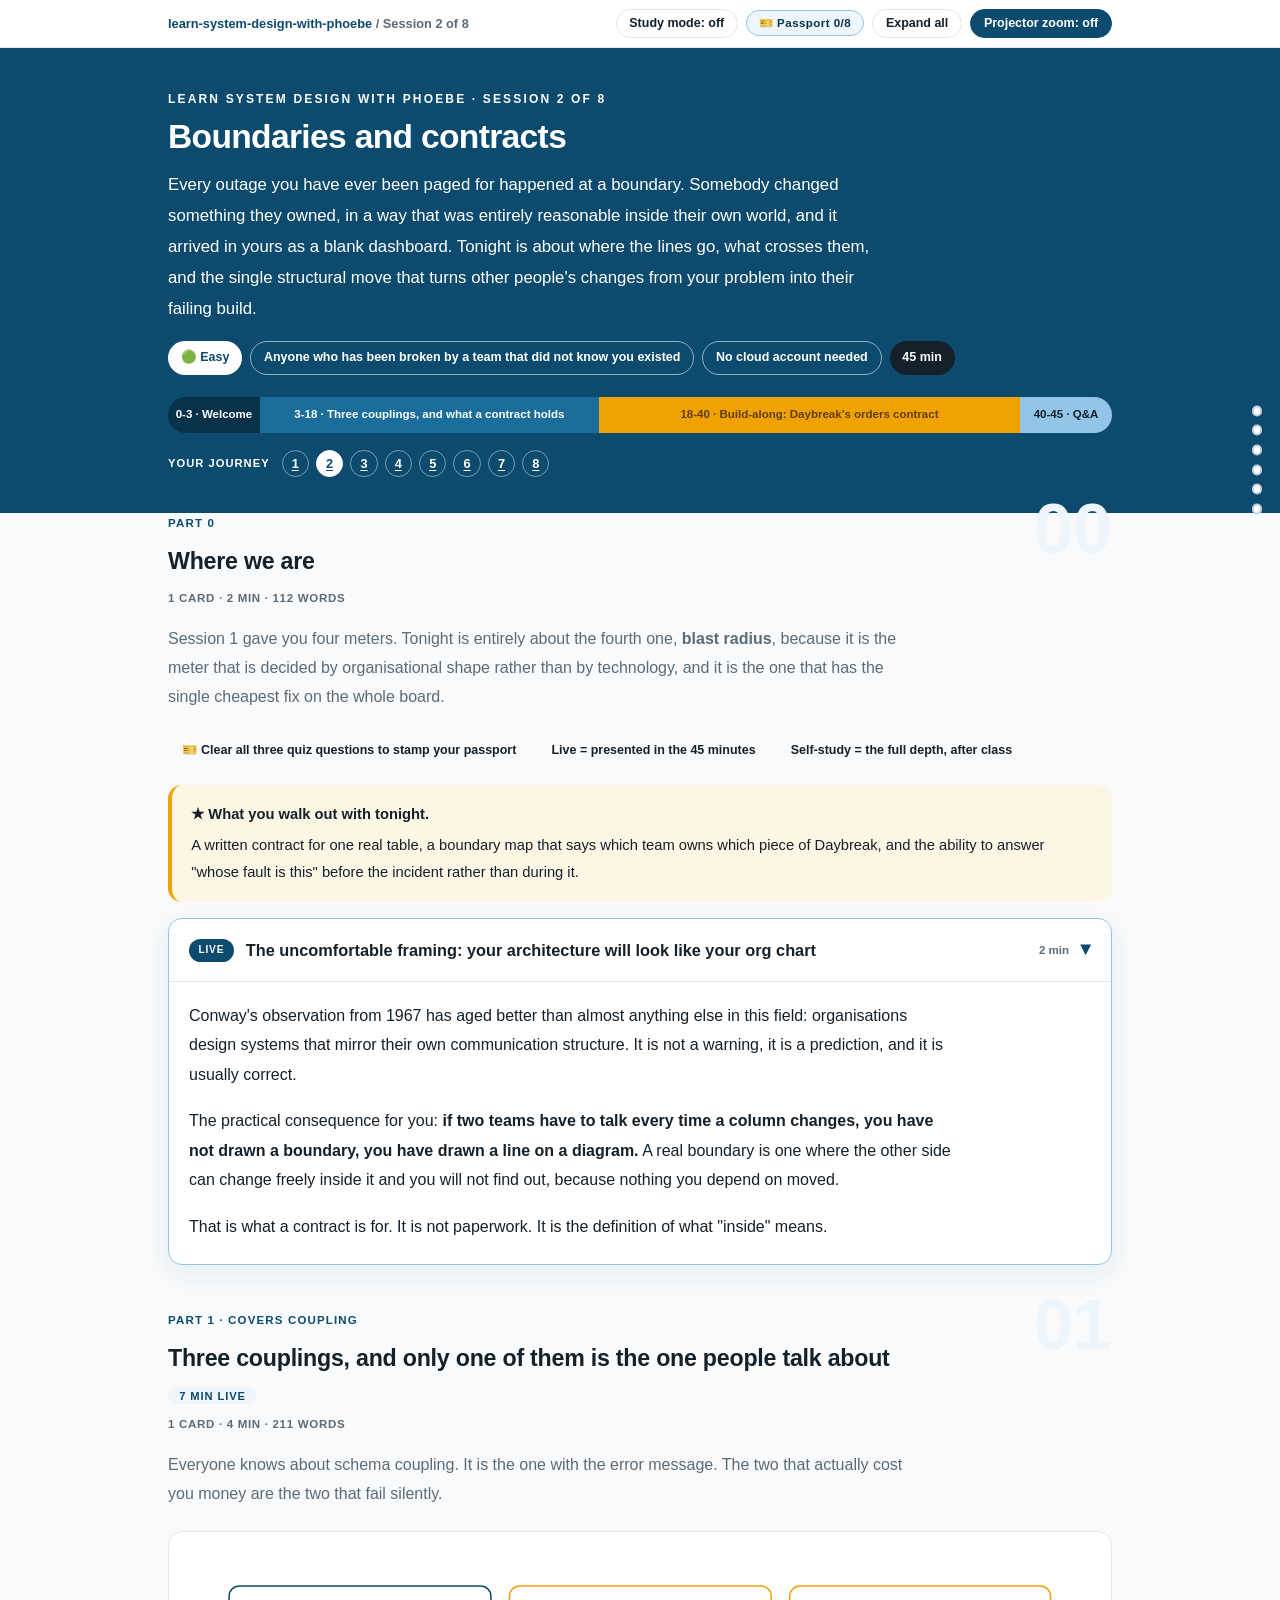
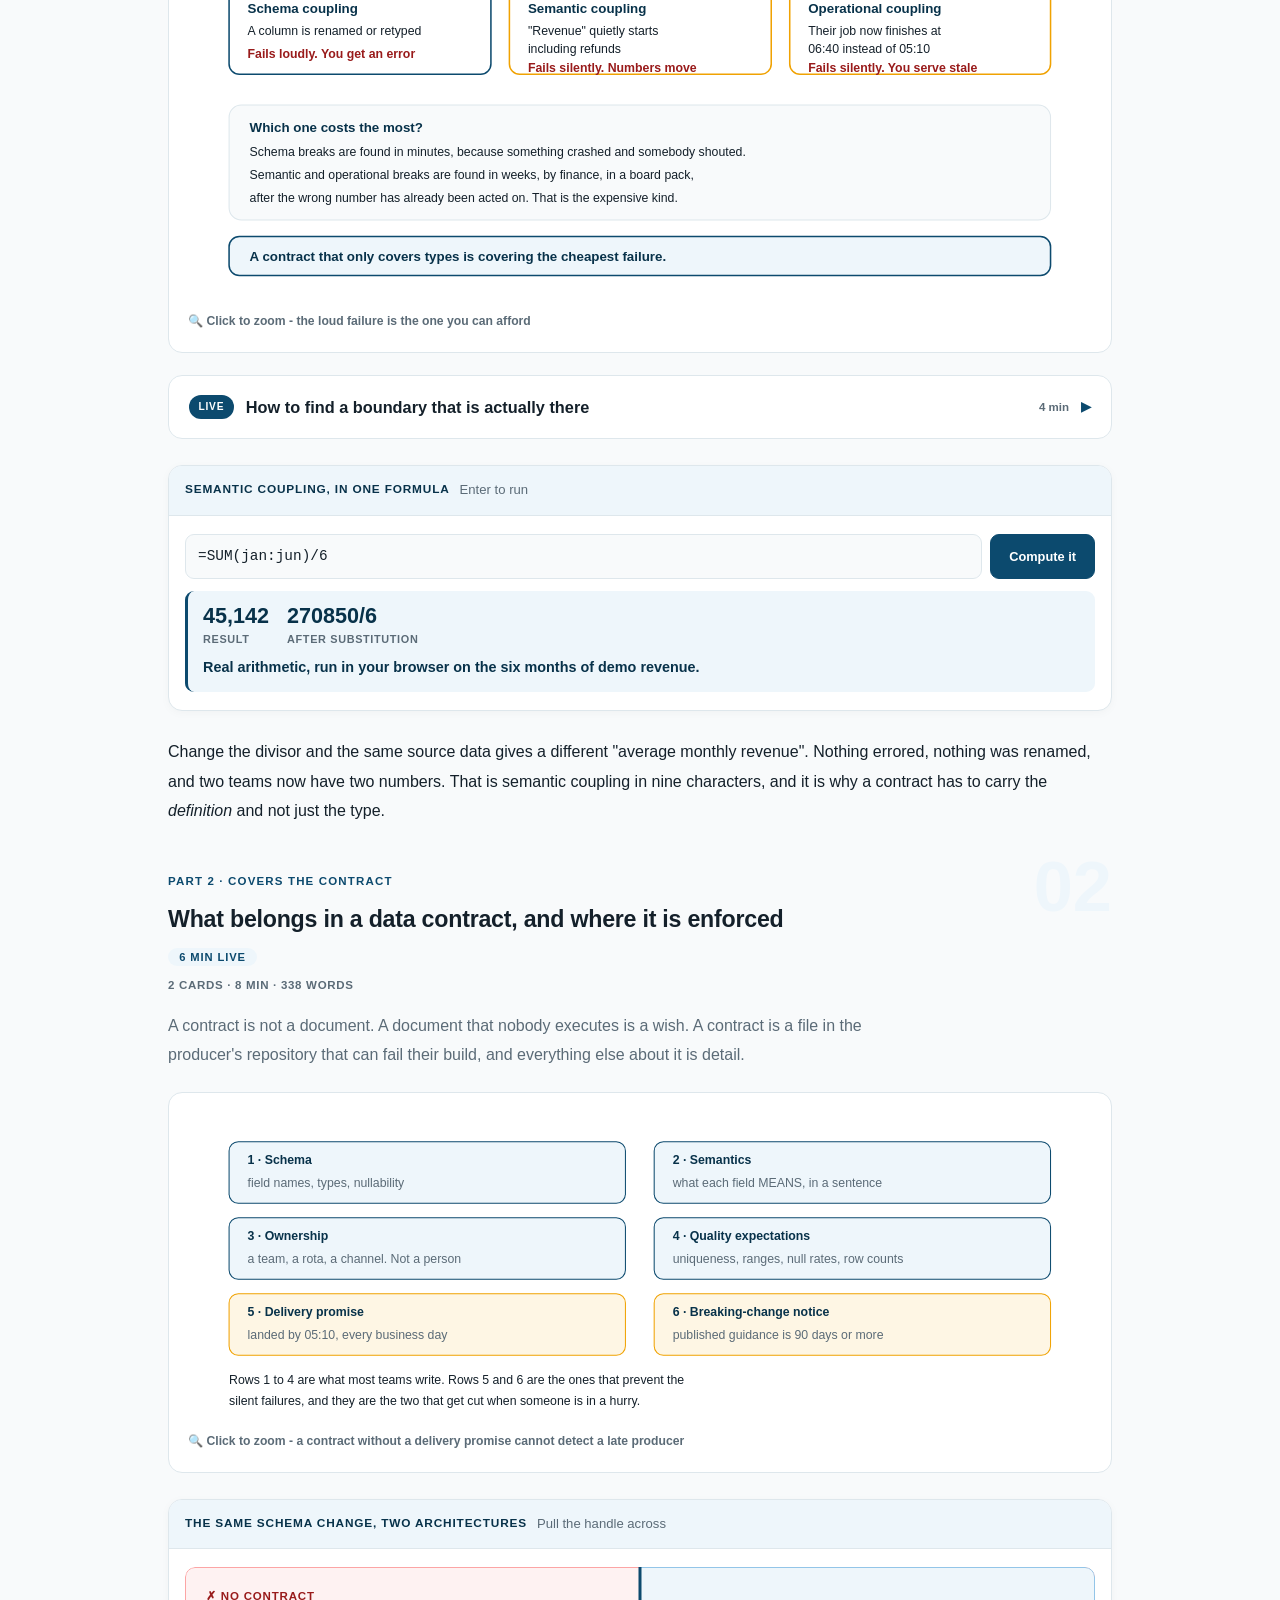
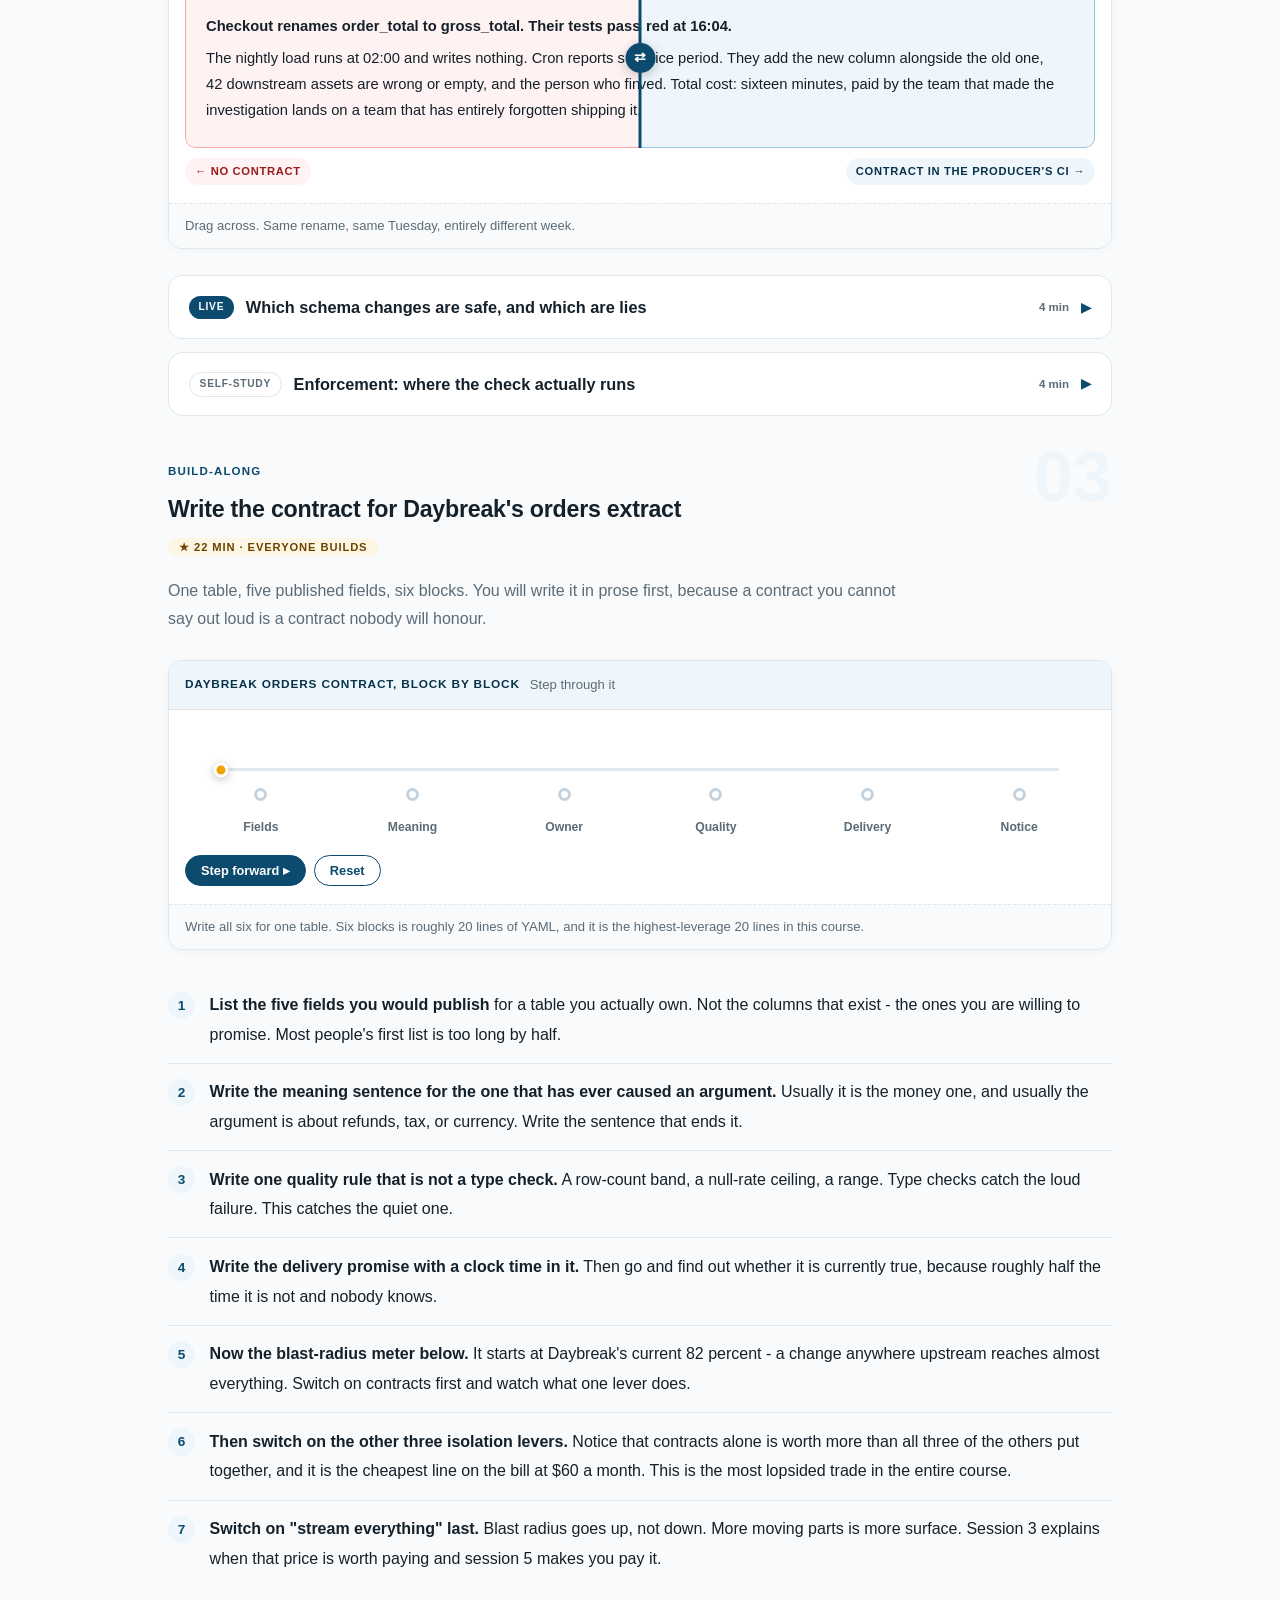
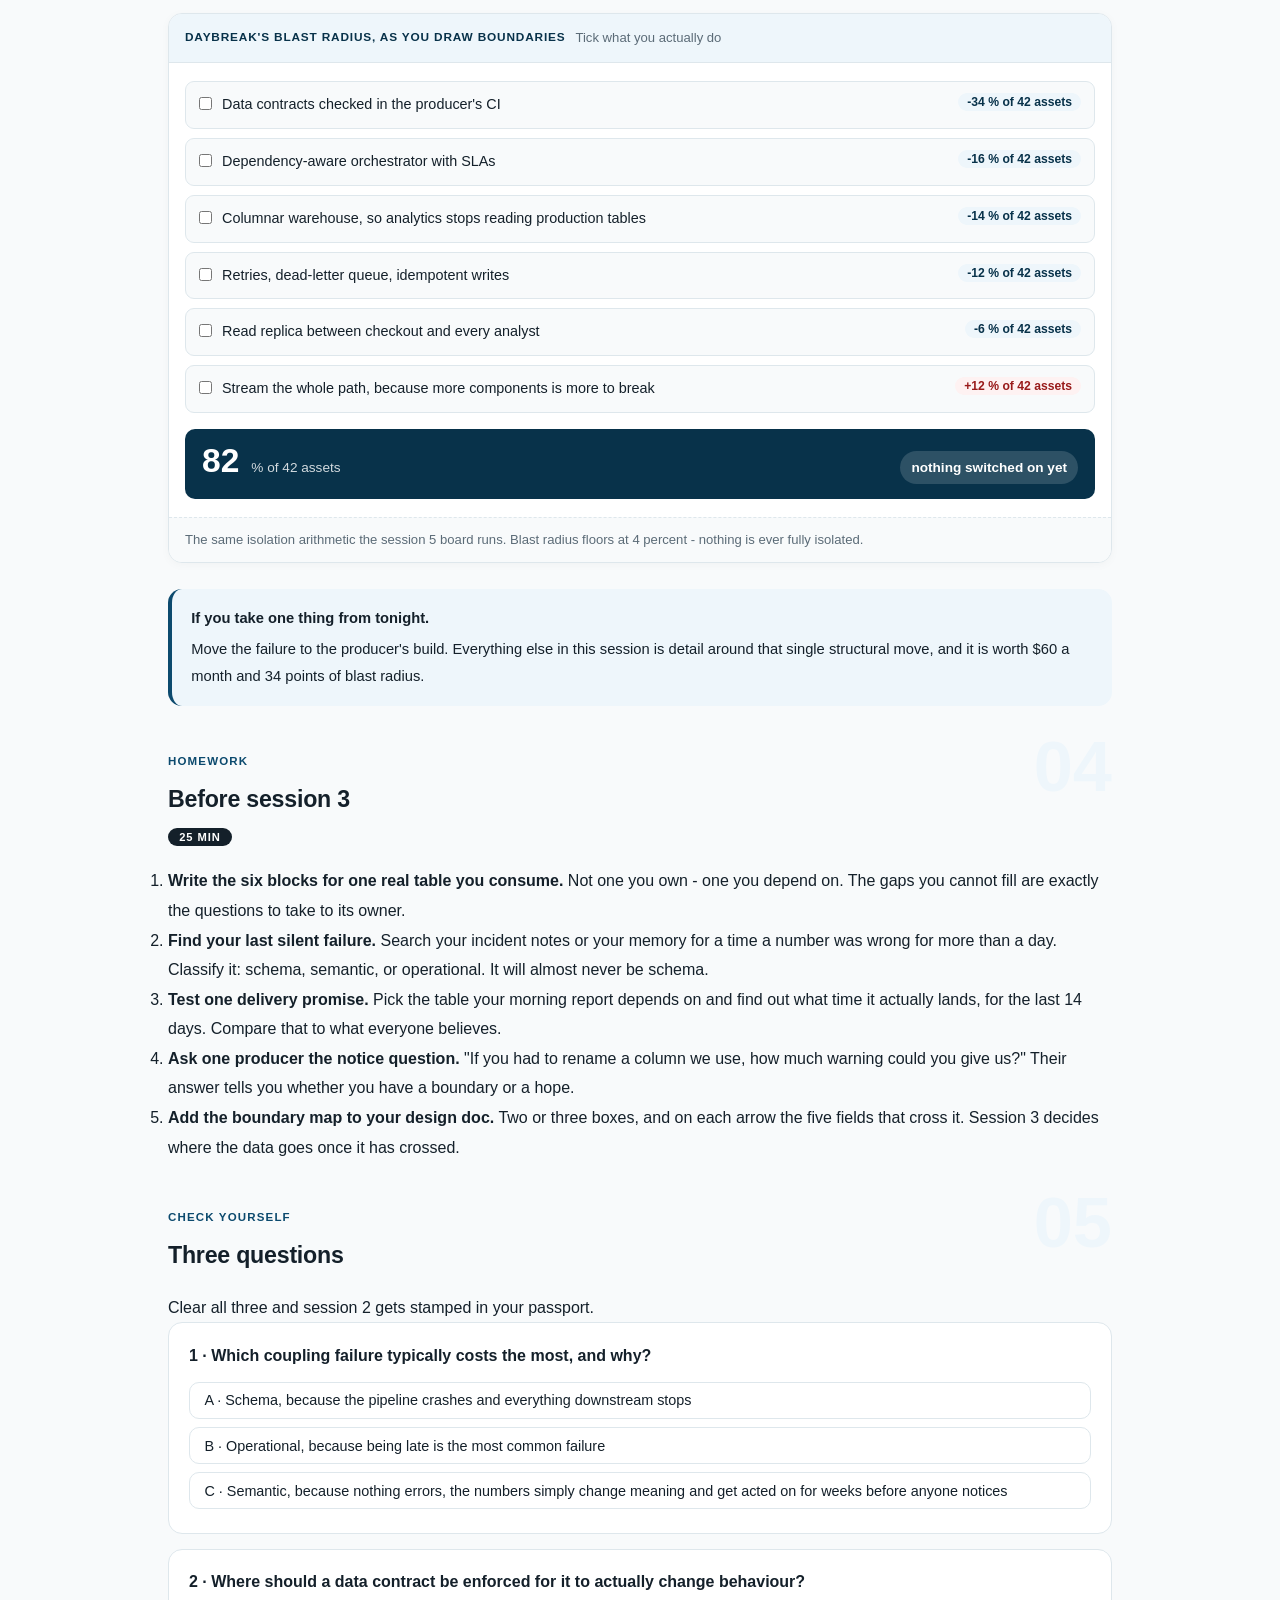
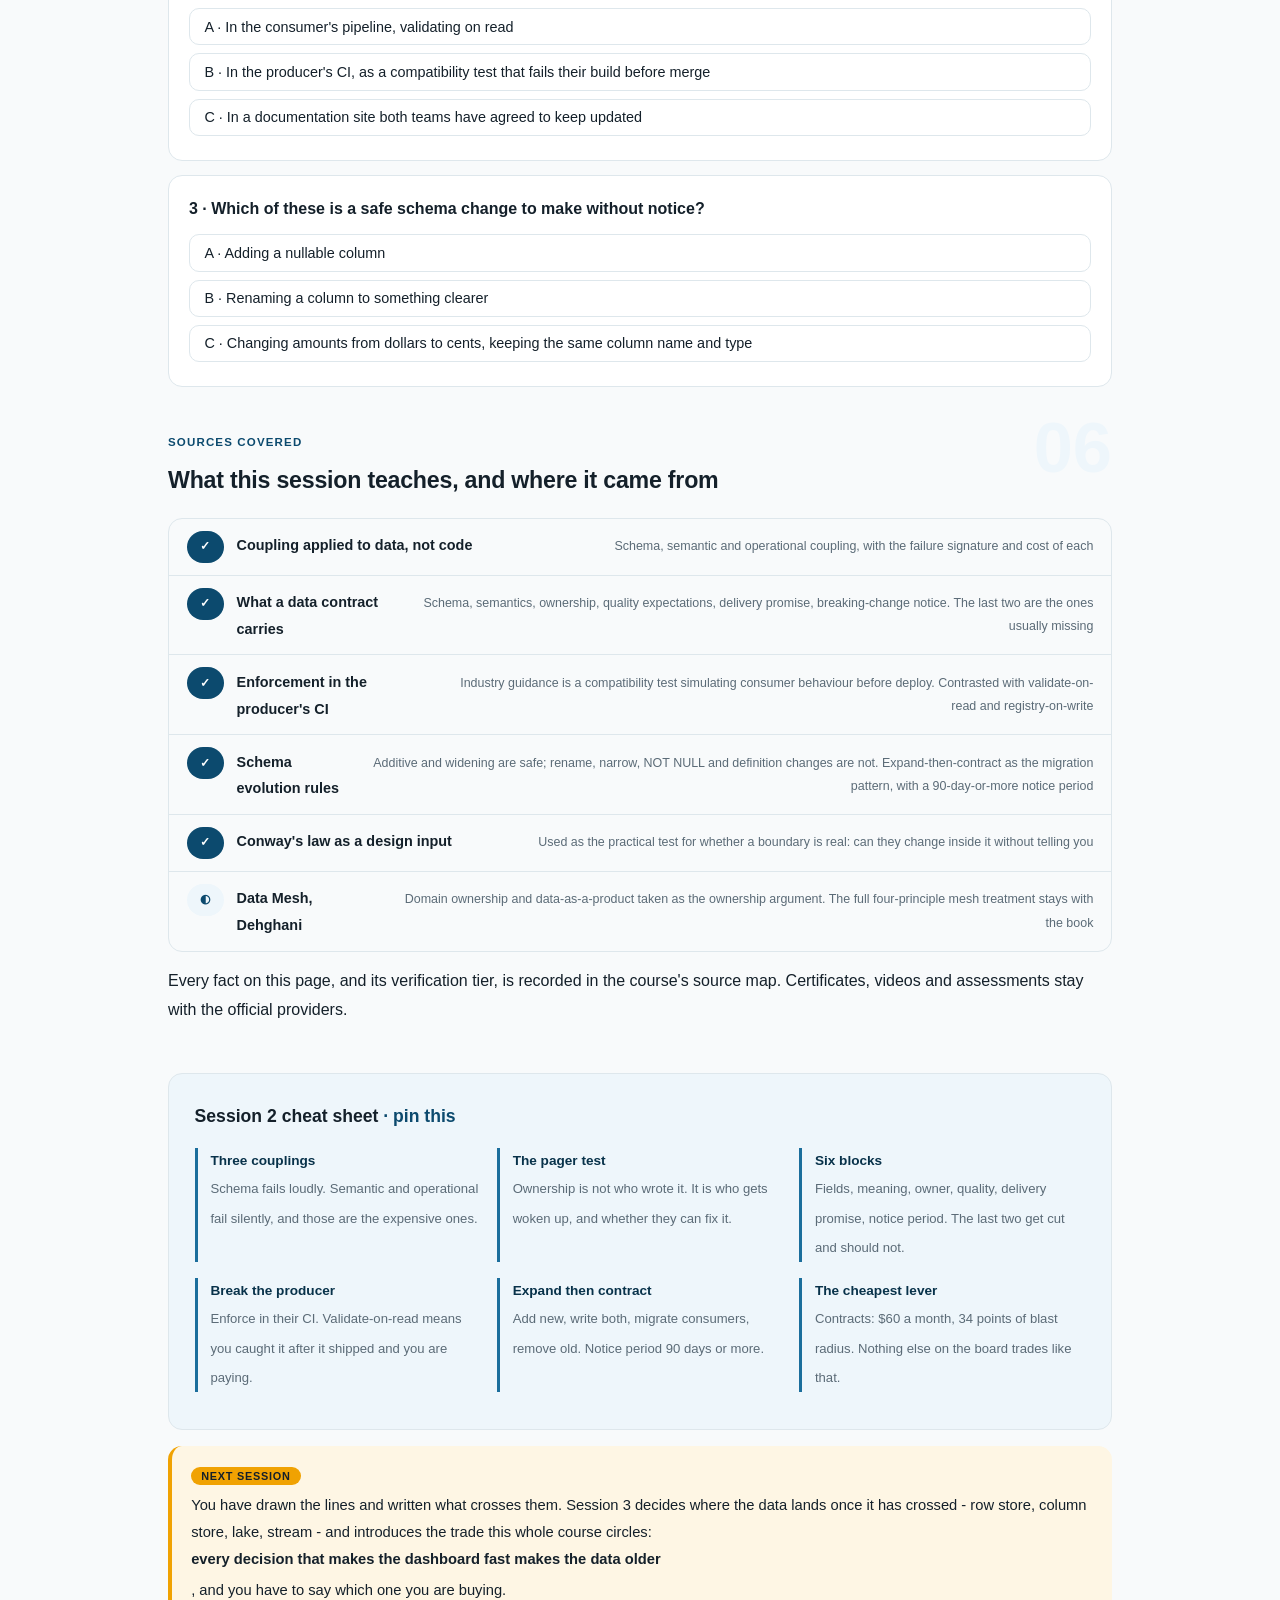
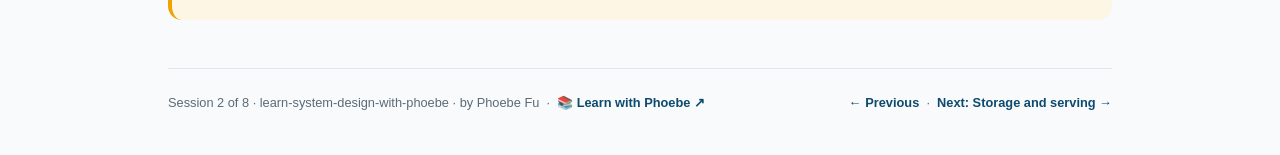
<file: courses/02-boundaries-and-contracts.html>
<!DOCTYPE html>
<html lang="en">
<head>
<meta charset="UTF-8">
<meta name="viewport" content="width=device-width, initial-scale=1.0">
<!-- social:start -->
<meta name="description" content="Session 2 of 8. Where one team's problem stops being another team's problem. The three couplings that actually hurt, what belongs in a data contract, and why the producer's build should go red instead of your dashboard.">
<meta property="og:type" content="article">
<meta property="og:site_name" content="Learn with Phoebe">
<meta property="og:title" content="Boundaries and contracts - learn system design with phoebe">
<meta property="og:description" content="Session 2 of 8. The three couplings that hurt, and why the producer's build should go red instead of your dashboard.">
<meta property="og:url" content="https://phoebefu6.github.io/learn-system-design-with-phoebe/courses/02-boundaries-and-contracts.html">
<meta property="og:image" content="https://phoebefu6.github.io/learn-system-design-with-phoebe/assets/og-cover.png">
<meta property="og:image:width" content="1200">
<meta property="og:image:height" content="630">
<meta name="twitter:card" content="summary_large_image">
<meta name="twitter:title" content="Boundaries and contracts - learn system design with phoebe">
<meta name="twitter:description" content="Session 2 of 8. Coupling, contracts, and breaking the producer instead of the consumer.">
<meta name="twitter:image" content="https://phoebefu6.github.io/learn-system-design-with-phoebe/assets/og-cover.png">
<!-- social:end -->
<title>Session 2 · Boundaries and contracts - learn system design with phoebe</title>
<link rel="stylesheet" href="../assets/style.css?v=24">
</head>
<body>

<div class="toolbar">
  <div class="wrap">
    <span class="crumb"><a href="../index.html">learn-system-design-with-phoebe</a> / Session 2 of 8</span>
    <button class="btn" id="toggle-all" type="button">Expand all</button>
    <button class="btn primary" id="zoom-toggle" type="button">Projector zoom: off</button>
  </div>
</div>

<header class="masthead">
  <div class="wrap">
    <div class="eyebrow">Learn System Design with Phoebe · Session 2 of 8</div>
    <h1>Boundaries and <span class="accent">contracts</span></h1>
    <p class="sub">Every outage you have ever been paged for happened at a boundary. Somebody changed something they owned, in a way that was entirely reasonable inside their own world, and it arrived in yours as a blank dashboard. Tonight is about where the lines go, what crosses them, and the single structural move that turns other people's changes from your problem into their failing build.</p>
    <div class="chip-row">
      <span class="chip level">🟢 Easy</span>
      <span class="chip audience">Anyone who has been broken by a team that did not know you existed</span>
      <span class="chip audience">No cloud account needed</span>
      <span class="chip time">45 min</span>
    </div>
    <div class="agenda">
      <span class="a1" style="flex:1">0-3 · Welcome</span>
      <span class="a2" style="flex:4">3-18 · Three couplings, and what a contract holds</span>
      <span class="a3" style="flex:5">18-40 · Build-along: Daybreak's orders contract</span>
      <span class="a4" style="flex:1">40-45 · Q&amp;A</span>
    </div>
  </div>
</header>

<main class="wrap">

  <!-- ============ INTRO ============ -->
  <section class="section" id="intro">
    <div class="section-kicker">
      <span class="klabel">Part 0</span>
      <h2>Where we are</h2>
    </div>
    <p class="lede">Session 1 gave you four meters. Tonight is entirely about the fourth one, <strong>blast radius</strong>, because it is the meter that is decided by organisational shape rather than by technology, and it is the one that has the single cheapest fix on the whole board.</p>

    <div class="legend">
      <span class="pill">🎫 Clear all three quiz questions to stamp your passport</span>
      <span class="pill">Live = presented in the 45 minutes</span>
      <span class="pill">Self-study = the full depth, after class</span>
    </div>

    <div class="callout win">
      <p><strong>★ What you walk out with tonight.</strong> A written contract for one real table, a boundary map that says which team owns which piece of Daybreak, and the ability to answer "whose fault is this" before the incident rather than during it.</p>
    </div>

    <details class="card" open>
      <summary><span class="mode live">Live</span>The uncomfortable framing: your architecture will look like your org chart<span class="mini">2 min</span><span class="caret">▶</span></summary>
      <div class="body">
        <p>Conway's observation from 1967 has aged better than almost anything else in this field: organisations design systems that mirror their own communication structure. It is not a warning, it is a prediction, and it is usually correct.</p>
        <p>The practical consequence for you: <strong>if two teams have to talk every time a column changes, you have not drawn a boundary, you have drawn a line on a diagram.</strong> A real boundary is one where the other side can change freely inside it and you will not find out, because nothing you depend on moved.</p>
        <p>That is what a contract is for. It is not paperwork. It is the definition of what "inside" means.</p>
      </div>
    </details>
  </section>

  <!-- ============ PART 1 ============ -->
  <section class="section" id="part-1">
    <div class="section-kicker">
      <span class="klabel">Part 1 · covers coupling</span>
      <h2>Three couplings, and only one of them is the one people talk about</h2>
      <span class="tag concept">7 min live</span>
    </div>
    <p class="lede">Everyone knows about schema coupling. It is the one with the error message. The two that actually cost you money are the two that fail silently.</p>

    <figure class="zoomable">
      <svg viewBox="0 0 880 340" xmlns="http://www.w3.org/2000/svg" role="img" aria-label="Three kinds of coupling between a producer and a consumer: schema, semantic and operational, with how each one fails">
        <style>
          .s2kH { font: 800 13px Inter, sans-serif; fill: #08324A; }
          .s2kB { font: 400 12px Inter, sans-serif; fill: #14202A; }
          .s2kN { font: 400 12px Inter, sans-serif; fill: #5B6B77; }
          .s2kR { font: 700 12px Inter, sans-serif; fill: #991B1B; }
        </style>
        <rect x="40" y="34" width="255" height="86" rx="10" fill="#fff" stroke="#0C4A6E" stroke-width="1.5"/>
        <text class="s2kH" x="58" y="60">Schema coupling</text>
        <text class="s2kB" x="58" y="82">A column is renamed or retyped</text>
        <text class="s2kR" x="58" y="104">Fails loudly. You get an error</text>

        <rect x="313" y="34" width="255" height="86" rx="10" fill="#fff" stroke="#F0A202" stroke-width="1.5"/>
        <text class="s2kH" x="331" y="60">Semantic coupling</text>
        <text class="s2kB" x="331" y="82">"Revenue" quietly starts</text>
        <text class="s2kB" x="331" y="99">including refunds</text>
        <text class="s2kR" x="331" y="118">Fails silently. Numbers move</text>

        <rect x="586" y="34" width="254" height="86" rx="10" fill="#fff" stroke="#F0A202" stroke-width="1.5"/>
        <text class="s2kH" x="604" y="60">Operational coupling</text>
        <text class="s2kB" x="604" y="82">Their job now finishes at</text>
        <text class="s2kB" x="604" y="99">06:40 instead of 05:10</text>
        <text class="s2kR" x="604" y="118">Fails silently. You serve stale</text>

        <rect x="40" y="150" width="800" height="112" rx="12" fill="#F8FAFB" stroke="#DEE7EC"/>
        <text class="s2kH" x="60" y="176">Which one costs the most?</text>
        <text class="s2kB" x="60" y="200">Schema breaks are found in minutes, because something crashed and somebody shouted.</text>
        <text class="s2kB" x="60" y="222">Semantic and operational breaks are found in weeks, by finance, in a board pack,</text>
        <text class="s2kB" x="60" y="244">after the wrong number has already been acted on. That is the expensive kind.</text>

        <rect x="40" y="278" width="800" height="38" rx="10" fill="#EEF6FB" stroke="#0C4A6E" stroke-width="1.5"/>
        <text class="s2kH" x="60" y="302">A contract that only covers types is covering the cheapest failure.</text>
      </svg>
      <figcaption>🔍 Click to zoom - the loud failure is the one you can afford</figcaption>
    </figure>

    <details class="card">
      <summary><span class="mode live">Live</span>How to find a boundary that is actually there<span class="mini">4 min</span><span class="caret">▶</span></summary>
      <div class="body">
        <p>Draw the line where <strong>change frequency</strong> and <strong>ownership</strong> agree. Two tests, both quick:</p>
        <ul>
          <li><strong>The change test.</strong> If a change on their side requires a change on yours in the same week, you are inside one boundary pretending to be two. Either merge them or make the interface narrower.</li>
          <li><strong>The pager test.</strong> When this breaks at 04:00, who gets woken up, and do they have the access and the knowledge to fix it? If the answer is "we wake up the wrong person and they escalate", the boundary is drawn in the wrong place. Ownership is not who wrote it, it is who is woken up.</li>
        </ul>
        <div class="callout example">
          <span class="ex-pill">Daybreak, concretely</span>
          <p>Checkout owns <span class="mono">orders</span> and <span class="mono">order_lines</span>. Analytics owns everything downstream of the extract. The boundary is the extract. Checkout may add columns, change indexes, reshape internals and never tell analytics. What it may not do is change the meaning, the type or the presence of the five fields it publishes. That is the whole deal, and it fits in a paragraph.</p>
        </div>
        <p>Dehghani's data mesh argues the same thing from the other end: the domain that produces the data should own its quality, because they are the only people who know what it means. You do not need the whole mesh to take that one principle.</p>
      </div>
    </details>

    <div class="tryrow" data-fn="formula" data-title="Semantic coupling, in one formula" data-hint="Try =SUM(jan:jun)/6 against =SUM(jan:jun)/2" data-seed="=SUM(jan:jun)/6" data-cta="Compute it"></div>

    <p>Change the divisor and the same source data gives a different "average monthly revenue". Nothing errored, nothing was renamed, and two teams now have two numbers. That is semantic coupling in nine characters, and it is why a contract has to carry the <em>definition</em> and not just the type.</p>
  </section>

  <!-- ============ PART 2 ============ -->
  <section class="section" id="part-2">
    <div class="section-kicker">
      <span class="klabel">Part 2 · covers the contract</span>
      <h2>What belongs in a data contract, and where it is enforced</h2>
      <span class="tag concept">6 min live</span>
    </div>
    <p class="lede">A contract is not a document. A document that nobody executes is a wish. A contract is a file in the producer's repository that can fail their build, and everything else about it is detail.</p>

    <figure class="zoomable">
      <svg viewBox="0 0 880 300" xmlns="http://www.w3.org/2000/svg" role="img" aria-label="The six things a data contract carries, from schema through to a breaking change notice period">
        <style>
          .s2fH { font: 800 12px Inter, sans-serif; fill: #08324A; }
          .s2fB { font: 400 12px Inter, sans-serif; fill: #14202A; }
          .s2fN { font: 400 12px Inter, sans-serif; fill: #5B6B77; }
        </style>
        <rect x="40" y="28" width="386" height="60" rx="9" fill="#EEF6FB" stroke="#0C4A6E"/>
        <text class="s2fH" x="58" y="50">1 · Schema</text>
        <text class="s2fN" x="58" y="72">field names, types, nullability</text>
        <rect x="454" y="28" width="386" height="60" rx="9" fill="#EEF6FB" stroke="#0C4A6E"/>
        <text class="s2fH" x="472" y="50">2 · Semantics</text>
        <text class="s2fN" x="472" y="72">what each field MEANS, in a sentence</text>

        <rect x="40" y="102" width="386" height="60" rx="9" fill="#EEF6FB" stroke="#0C4A6E"/>
        <text class="s2fH" x="58" y="124">3 · Ownership</text>
        <text class="s2fN" x="58" y="146">a team, a rota, a channel. Not a person</text>
        <rect x="454" y="102" width="386" height="60" rx="9" fill="#EEF6FB" stroke="#0C4A6E"/>
        <text class="s2fH" x="472" y="124">4 · Quality expectations</text>
        <text class="s2fN" x="472" y="146">uniqueness, ranges, null rates, row counts</text>

        <rect x="40" y="176" width="386" height="60" rx="9" fill="#FEF6E4" stroke="#F0A202"/>
        <text class="s2fH" x="58" y="198">5 · Delivery promise</text>
        <text class="s2fN" x="58" y="220">landed by 05:10, every business day</text>
        <rect x="454" y="176" width="386" height="60" rx="9" fill="#FEF6E4" stroke="#F0A202"/>
        <text class="s2fH" x="472" y="198">6 · Breaking-change notice</text>
        <text class="s2fN" x="472" y="220">published guidance is 90 days or more</text>

        <text class="s2fB" x="40" y="264">Rows 1 to 4 are what most teams write. Rows 5 and 6 are the ones that prevent the</text>
        <text class="s2fB" x="40" y="284">silent failures, and they are the two that get cut when someone is in a hurry.</text>
      </svg>
      <figcaption>🔍 Click to zoom - a contract without a delivery promise cannot detect a late producer</figcaption>
    </figure>

    <div class="wipe" data-title="The same schema change, two architectures" data-label-a="No contract" data-label-b="Contract in the producer's CI" data-foot="Drag across. Same rename, same Tuesday, entirely different week.">
      <div class="wipe-a">
        <p><strong>Checkout renames <span class="mono">order_total</span> to <span class="mono">gross_total</span>. Their tests pass. They ship at 16:20.</strong></p>
        <p>The nightly load runs at 02:00 and writes nothing. Cron reports success, because cron ran the job and the job exited. At 08:40, 34 of 42 downstream assets are wrong or empty, and the person who finds out is a finance analyst, not an engineer. Three days of investigation lands on a team that has entirely forgotten shipping it.</p>
      </div>
      <div class="wipe-b">
        <p><strong>Checkout renames <span class="mono">order_total</span> to <span class="mono">gross_total</span>. Their build goes red at 16:04.</strong></p>
        <p>The failure message names the contract, the consumers, and the notice period. They add the new column alongside the old one, ship, and open a deprecation with a date. Nothing downstream moved. Total cost: sixteen minutes, paid by the team that made the change and can actually fix it.</p>
      </div>
    </div>

    <details class="card">
      <summary><span class="mode live">Live</span>Which schema changes are safe, and which are lies<span class="mini">4 min</span><span class="caret">▶</span></summary>
      <div class="body">
        <table class="clean">
          <tr><th>Change</th><th>Safe?</th><th>Why</th></tr>
          <tr><td>Add a nullable column</td><td>✓</td><td>Nothing that exists depends on it. The cheapest kind of evolution</td></tr>
          <tr><td>Widen a type, int to bigint</td><td>✓</td><td>Every existing value still fits and still reads</td></tr>
          <tr><td>Rename a column</td><td>✗</td><td>Not a rename to a consumer. It is a drop plus an add, and the drop lands first</td></tr>
          <tr><td>Narrow a type, string to int</td><td>✗</td><td>Some existing value will not fit, and you will find out which one in production</td></tr>
          <tr><td>Add a NOT NULL column</td><td>✗</td><td>Every historical row is now in violation of a rule you just invented</td></tr>
          <tr><td>Change a unit or a definition</td><td>✗✗</td><td>The worst one. Types match, loads succeed, and every number is wrong</td></tr>
        </table>
        <div class="callout tip">
          <p>The safe pattern for anything in the second half of that table is <strong>expand then contract</strong>: add the new shape, write both for a notice period, migrate consumers, then remove the old one. Published guidance commonly puts that notice period at 90 days or more, because data consumers have long release cycles and a dashboard nobody owns will not be updated in a fortnight.</p>
        </div>
      </div>
    </details>

    <details class="card">
      <summary><span class="mode self">Self-study</span>Enforcement: where the check actually runs<span class="mini">4 min</span><span class="caret">▶</span></summary>
      <div class="body">
        <p>Three places, in increasing order of usefulness:</p>
        <ul>
          <li><strong>In the consumer's pipeline.</strong> You validate on read and fail your own job. Better than nothing, but you have caught the break after it shipped, and the cost is entirely yours.</li>
          <li><strong>At the boundary, on write.</strong> A schema registry or a validation step rejects non-conforming data. Now bad data never lands, but the producer still found out late.</li>
          <li><strong>In the producer's CI, before merge.</strong> A compatibility test that simulates consumer behaviour against the proposed schema. The build goes red on their branch. <strong>This is the one that changes behaviour</strong>, because it moves the cost to the moment and the team where it is cheapest to fix.</li>
        </ul>
        <p>None of this requires a platform. A contract can be a YAML file in the producer's repo plus a CI job that reads it. Teams reach for a vendor here far earlier than they need to, and the vendor does not solve the part that is actually hard, which is getting the producer to agree the file is binding.</p>
      </div>
    </details>
  </section>

  <!-- ============ DEMO ============ -->
  <section class="section" id="demo-1">
    <div class="section-kicker">
      <span class="klabel">Build-along</span>
      <h2>Write the contract for Daybreak's orders extract</h2>
      <span class="tag demo">★ 22 min · everyone builds</span>
    </div>
    <p class="lede">One table, five published fields, six blocks. You will write it in prose first, because a contract you cannot say out loud is a contract nobody will honour.</p>

    <div class="tick" data-stages="Fields|Meaning|Owner|Quality|Delivery|Notice" data-title="Daybreak orders contract, block by block" data-foot="Write all six for one table. Six blocks is roughly 20 lines of YAML, and it is the highest-leverage 20 lines in this course.">
      <p class="tick-note" data-stage="0"><b>Fields.</b> order_id, customer_id, order_total_cents, currency, placed_at. Five, not fifty. A contract that publishes every column you happen to have is a contract you can never change.</p>
      <p class="tick-note" data-stage="1"><b>Meaning.</b> One sentence each. "order_total_cents is the amount charged to the customer at checkout, before refunds, in the smallest unit of the order currency." That sentence is what stops the finance argument.</p>
      <p class="tick-note" data-stage="2"><b>Owner.</b> The checkout team, their rota, their channel. Never a named individual, because individuals leave and contracts do not.</p>
      <p class="tick-note" data-stage="3"><b>Quality.</b> order_id unique and never null. order_total_cents between 0 and 5,000,000. placed_at never in the future. Row count within 40 percent of the trailing 7-day median, which catches the empty-load failure that types never will.</p>
      <p class="tick-note" data-stage="4"><b>Delivery.</b> "Landed by 05:10 on every business day." Without this line, a producer who becomes 90 minutes slower has broken nothing, and your 07:00 dashboard is simply wrong.</p>
      <p class="tick-note" data-stage="5"><b>Notice.</b> Breaking changes get 90 days and a named migration path. Additive changes get none, which is the incentive: make additive changes easy and breaking ones expensive.</p>
    </div>

    <div class="steps">
      <div class="step"><p><strong>List the five fields you would publish</strong> for a table you actually own. Not the columns that exist - the ones you are willing to promise. Most people's first list is too long by half.</p></div>
      <div class="step"><p><strong>Write the meaning sentence for the one that has ever caused an argument.</strong> Usually it is the money one, and usually the argument is about refunds, tax, or currency. Write the sentence that ends it.</p></div>
      <div class="step"><p><strong>Write one quality rule that is not a type check.</strong> A row-count band, a null-rate ceiling, a range. Type checks catch the loud failure. This catches the quiet one.</p></div>
      <div class="step"><p><strong>Write the delivery promise with a clock time in it.</strong> Then go and find out whether it is currently true, because roughly half the time it is not and nobody knows.</p></div>
      <div class="step"><p><strong>Now the blast-radius meter below.</strong> It starts at Daybreak's current 82 percent - a change anywhere upstream reaches almost everything. Switch on contracts first and watch what one lever does.</p></div>
      <div class="step"><p><strong>Then switch on the other three isolation levers.</strong> Notice that contracts alone is worth more than all three of the others put together, and it is the cheapest line on the bill at $60 a month. This is the most lopsided trade in the entire course.</p></div>
      <div class="step"><p><strong>Switch on "stream everything" last.</strong> Blast radius goes up, not down. More moving parts is more surface. Session 3 explains when that price is worth paying and session 5 makes you pay it.</p></div>
    </div>

    <div class="stakes" data-base="82" data-unit="% of 42 assets" data-lower-is-better="1" data-title="Daybreak's blast radius, as you draw boundaries" data-foot="The same isolation arithmetic the session 5 board runs. Blast radius floors at 4 percent - nothing is ever fully isolated.">
      <label><input type="checkbox" data-delta="-34"> Data contracts checked in the producer's CI</label>
      <label><input type="checkbox" data-delta="-16"> Dependency-aware orchestrator with SLAs</label>
      <label><input type="checkbox" data-delta="-14"> Columnar warehouse, so analytics stops reading production tables</label>
      <label><input type="checkbox" data-delta="-12"> Retries, dead-letter queue, idempotent writes</label>
      <label><input type="checkbox" data-delta="-6"> Read replica between checkout and every analyst</label>
      <label><input type="checkbox" data-delta="12" data-trap="1"> Stream the whole path, because more components is more to break</label>
    </div>

    <div class="callout tip">
      <p><strong>If you take one thing from tonight.</strong> Move the failure to the producer's build. Everything else in this session is detail around that single structural move, and it is worth $60 a month and 34 points of blast radius.</p>
    </div>
  </section>

  <!-- ============ HOMEWORK ============ -->
  <section class="section" id="exercise">
    <div class="section-kicker">
      <span class="klabel">Homework</span>
      <h2>Before session 3</h2>
      <span class="tag exercise">25 min</span>
    </div>
    <ol>
      <li><strong>Write the six blocks for one real table you consume.</strong> Not one you own - one you depend on. The gaps you cannot fill are exactly the questions to take to its owner.</li>
      <li><strong>Find your last silent failure.</strong> Search your incident notes or your memory for a time a number was wrong for more than a day. Classify it: schema, semantic, or operational. It will almost never be schema.</li>
      <li><strong>Test one delivery promise.</strong> Pick the table your morning report depends on and find out what time it actually lands, for the last 14 days. Compare that to what everyone believes.</li>
      <li><strong>Ask one producer the notice question.</strong> "If you had to rename a column we use, how much warning could you give us?" Their answer tells you whether you have a boundary or a hope.</li>
      <li><strong>Add the boundary map to your design doc.</strong> Two or three boxes, and on each arrow the five fields that cross it. Session 3 decides where the data goes once it has crossed.</li>
    </ol>
  </section>

  <!-- ============ QUIZ ============ -->
  <section class="section" id="quiz">
    <div class="section-kicker">
      <span class="klabel">Check yourself</span>
      <h2>Three questions</h2>
    </div>
    <p>Clear all three and session 2 gets stamped in your passport.</p>

    <div class="quiz-q" data-answer="2">
      <p class="qtext">1 · Which coupling failure typically costs the most, and why?</p>
      <button class="qopt" type="button">A · Schema, because the pipeline crashes and everything downstream stops</button>
      <button class="qopt" type="button">B · Operational, because being late is the most common failure</button>
      <button class="qopt" type="button">C · Semantic, because nothing errors, the numbers simply change meaning and get acted on for weeks before anyone notices</button>
      <p class="qwhy">A schema break is loud and found in minutes. A definition that quietly starts including refunds passes every type check, loads cleanly, and is discovered by finance in a board pack. Loud failures are the affordable ones.</p>
    </div>

    <div class="quiz-q" data-answer="1">
      <p class="qtext">2 · Where should a data contract be enforced for it to actually change behaviour?</p>
      <button class="qopt" type="button">A · In the consumer's pipeline, validating on read</button>
      <button class="qopt" type="button">B · In the producer's CI, as a compatibility test that fails their build before merge</button>
      <button class="qopt" type="button">C · In a documentation site both teams have agreed to keep updated</button>
      <p class="qwhy">Validating on read means you caught it after it shipped and the cost is yours. A doc is a wish. The build going red on the producer's branch puts the cost at the moment and on the team where it is cheapest to fix, which is the entire point.</p>
    </div>

    <div class="quiz-q" data-answer="0">
      <p class="qtext">3 · Which of these is a safe schema change to make without notice?</p>
      <button class="qopt" type="button">A · Adding a nullable column</button>
      <button class="qopt" type="button">B · Renaming a column to something clearer</button>
      <button class="qopt" type="button">C · Changing amounts from dollars to cents, keeping the same column name and type</button>
      <p class="qwhy">Additive and nullable breaks nothing that exists. A rename is a drop plus an add from the consumer's side. Option C is the worst change on the list: types match, loads succeed, and every number is off by a factor of 100 until somebody notices.</p>
    </div>

    <p class="quiz-score"></p>
  </section>

  <!-- ============ OFFICIAL COVERAGE ============ -->
  <section class="section" id="official">
    <div class="section-kicker">
      <span class="klabel">Sources covered</span>
      <h2>What this session teaches, and where it came from</h2>
    </div>
    <div class="covered">
      <div class="covered-row"><span class="status pill solid">✓</span><span class="name">Coupling applied to data, not code</span><span class="note">Schema, semantic and operational coupling, with the failure signature and cost of each</span></div>
      <div class="covered-row"><span class="status pill solid">✓</span><span class="name">What a data contract carries</span><span class="note">Schema, semantics, ownership, quality expectations, delivery promise, breaking-change notice. The last two are the ones usually missing</span></div>
      <div class="covered-row"><span class="status pill solid">✓</span><span class="name">Enforcement in the producer's CI</span><span class="note">Industry guidance is a compatibility test simulating consumer behaviour before deploy. Contrasted with validate-on-read and registry-on-write</span></div>
      <div class="covered-row"><span class="status pill solid">✓</span><span class="name">Schema evolution rules</span><span class="note">Additive and widening are safe; rename, narrow, NOT NULL and definition changes are not. Expand-then-contract as the migration pattern, with a 90-day-or-more notice period</span></div>
      <div class="covered-row"><span class="status pill solid">✓</span><span class="name">Conway's law as a design input</span><span class="note">Used as the practical test for whether a boundary is real: can they change inside it without telling you</span></div>
      <div class="covered-row"><span class="status pill light">◐</span><span class="name">Data Mesh, Dehghani</span><span class="note">Domain ownership and data-as-a-product taken as the ownership argument. The full four-principle mesh treatment stays with the book</span></div>
    </div>
    <p class="mono" style="margin-top:14px">Every fact on this page, and its verification tier, is recorded in the course's source map. Certificates, videos and assessments stay with the official providers.</p>
  </section>

  <!-- ============ CHEAT SHEET ============ -->
  <section class="cheat" id="cheatsheet">
    <h3>Session 2 cheat sheet <span>· pin this</span></h3>
    <div class="grid-2">
      <div class="cheat-item"><b>Three couplings</b><span>Schema fails loudly. Semantic and operational fail silently, and those are the expensive ones.</span></div>
      <div class="cheat-item"><b>The pager test</b><span>Ownership is not who wrote it. It is who gets woken up, and whether they can fix it.</span></div>
      <div class="cheat-item"><b>Six blocks</b><span>Fields, meaning, owner, quality, delivery promise, notice period. The last two get cut and should not.</span></div>
      <div class="cheat-item"><b>Break the producer</b><span>Enforce in their CI. Validate-on-read means you caught it after it shipped and you are paying.</span></div>
      <div class="cheat-item"><b>Expand then contract</b><span>Add new, write both, migrate consumers, remove old. Notice period 90 days or more.</span></div>
      <div class="cheat-item"><b>The cheapest lever</b><span>Contracts: $60 a month, 34 points of blast radius. Nothing else on the board trades like that.</span></div>
    </div>
  </section>

  <div class="callout next">
    <span class="nx-pill">Next session</span>
    <p>You have drawn the lines and written what crosses them. Session 3 decides where the data lands once it has crossed - row store, column store, lake, stream - and introduces the trade this whole course circles: <strong>every decision that makes the dashboard fast makes the data older</strong>, and you have to say which one you are buying.</p>
  </div>

  <footer class="pagefoot">
    <span>Session 2 of 8 · learn-system-design-with-phoebe · by Phoebe Fu &nbsp;·&nbsp; 📚 <a href="https://phoebefu6.github.io/learn-with-phoebe/">Learn with Phoebe ↗</a></span>
    <span><a href="01-requirements-to-constraints.html">← Previous</a> &nbsp;·&nbsp; <a href="03-storage-and-serving.html">Next: Storage and serving →</a></span>
  </footer>

</main>

<script src="../assets/app.js?v=22"></script>
</body>
</html>
</file>
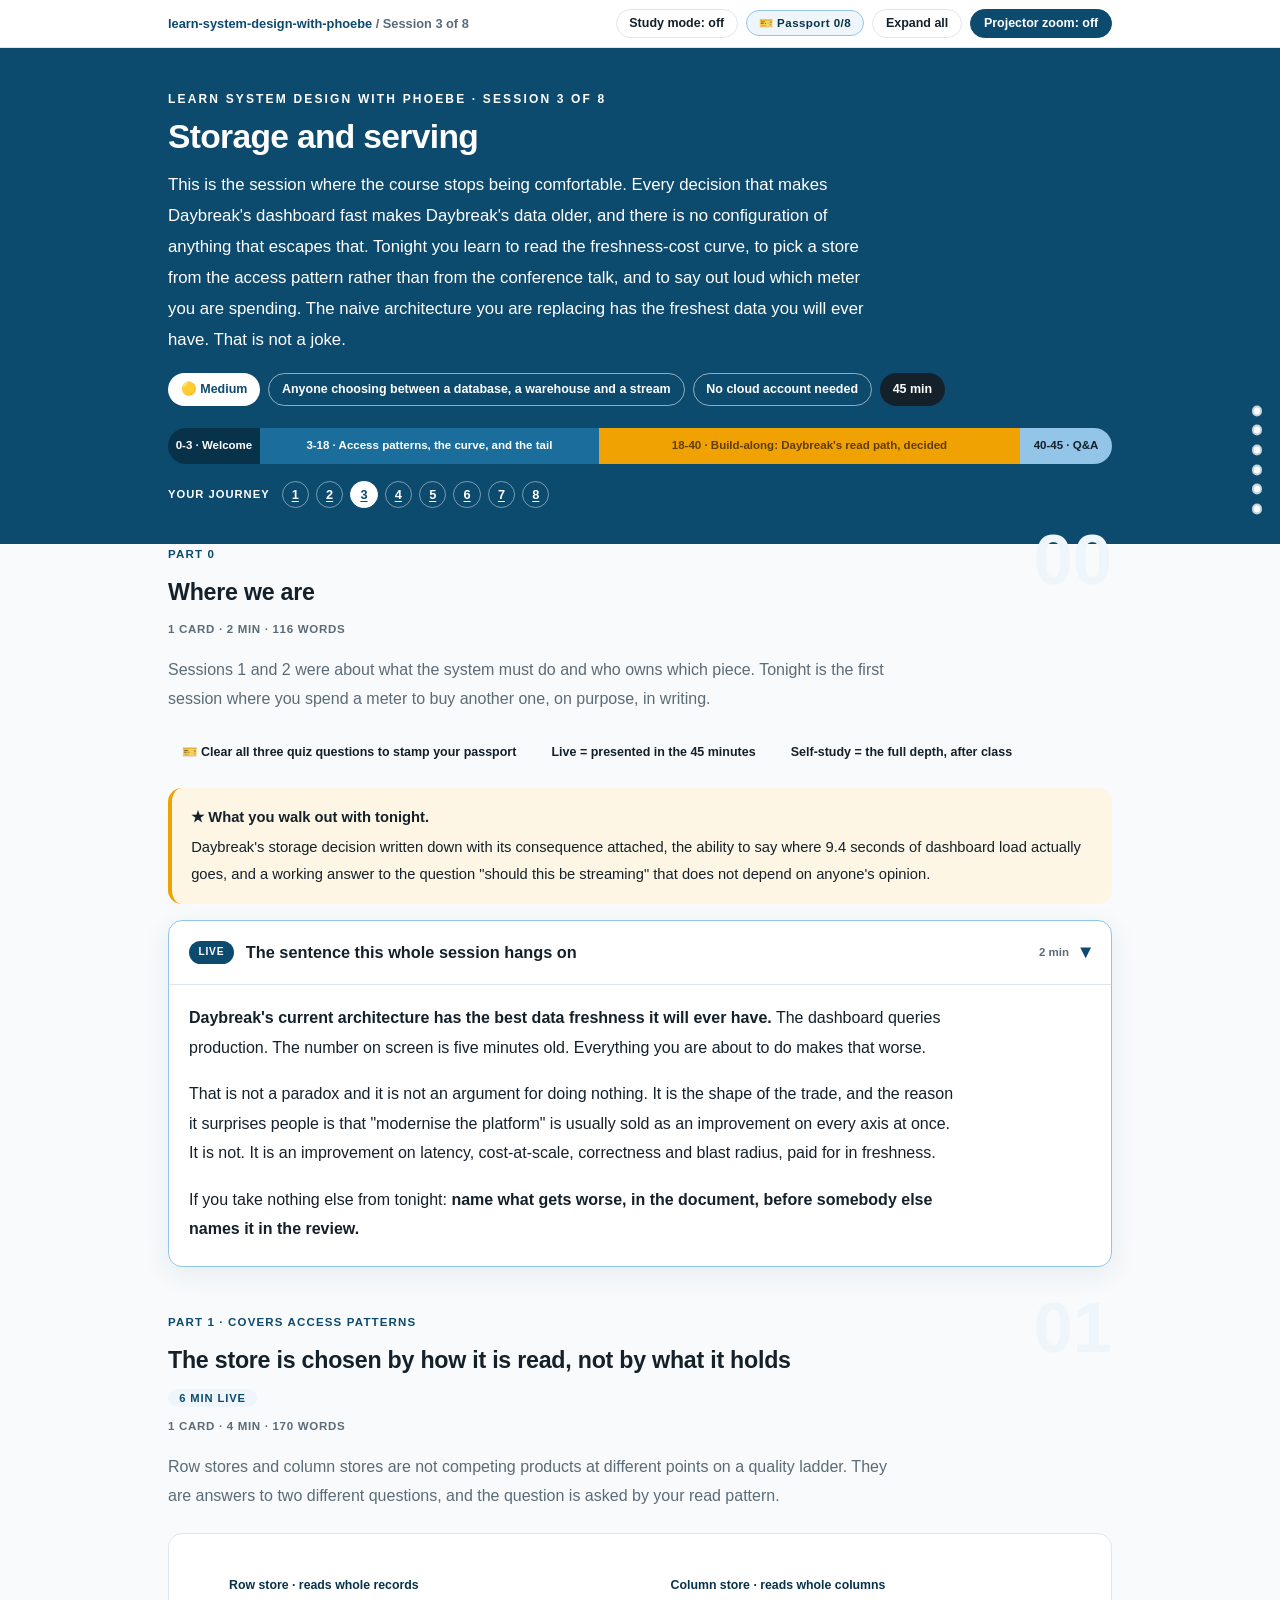
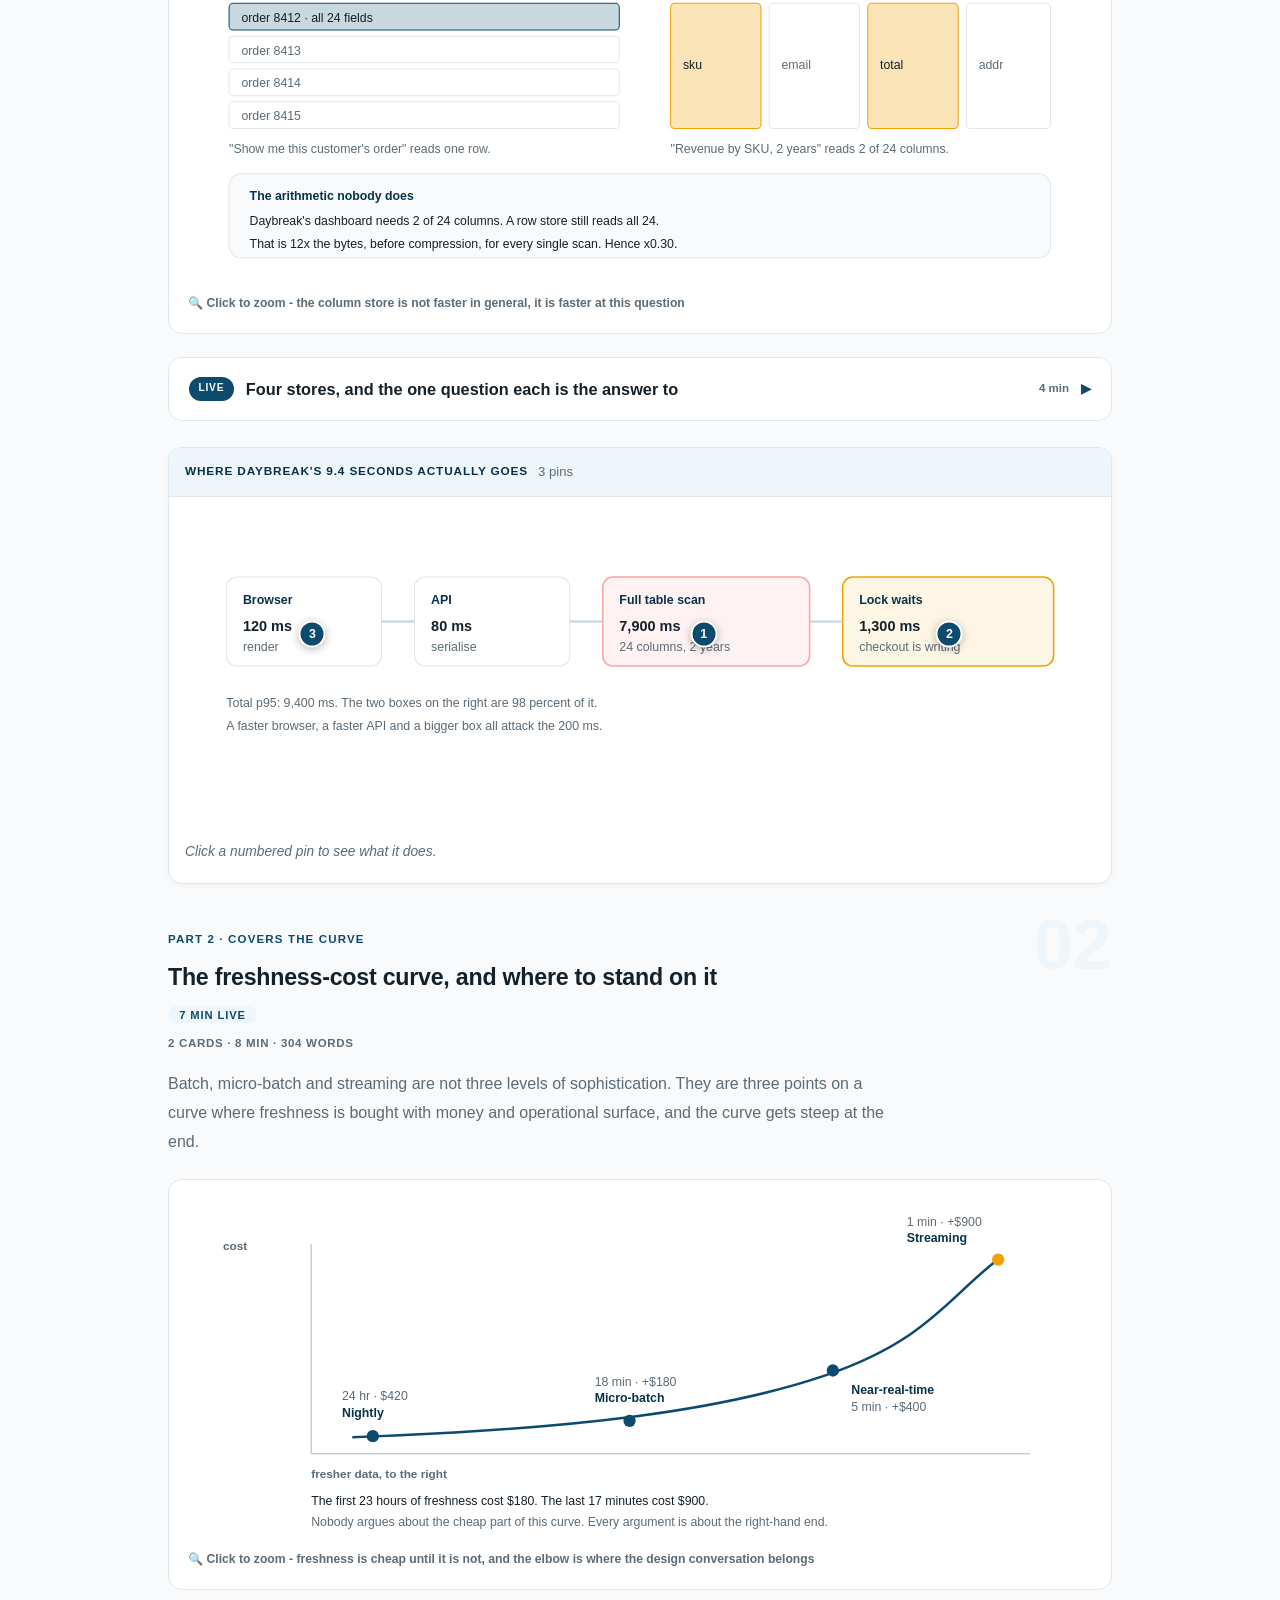
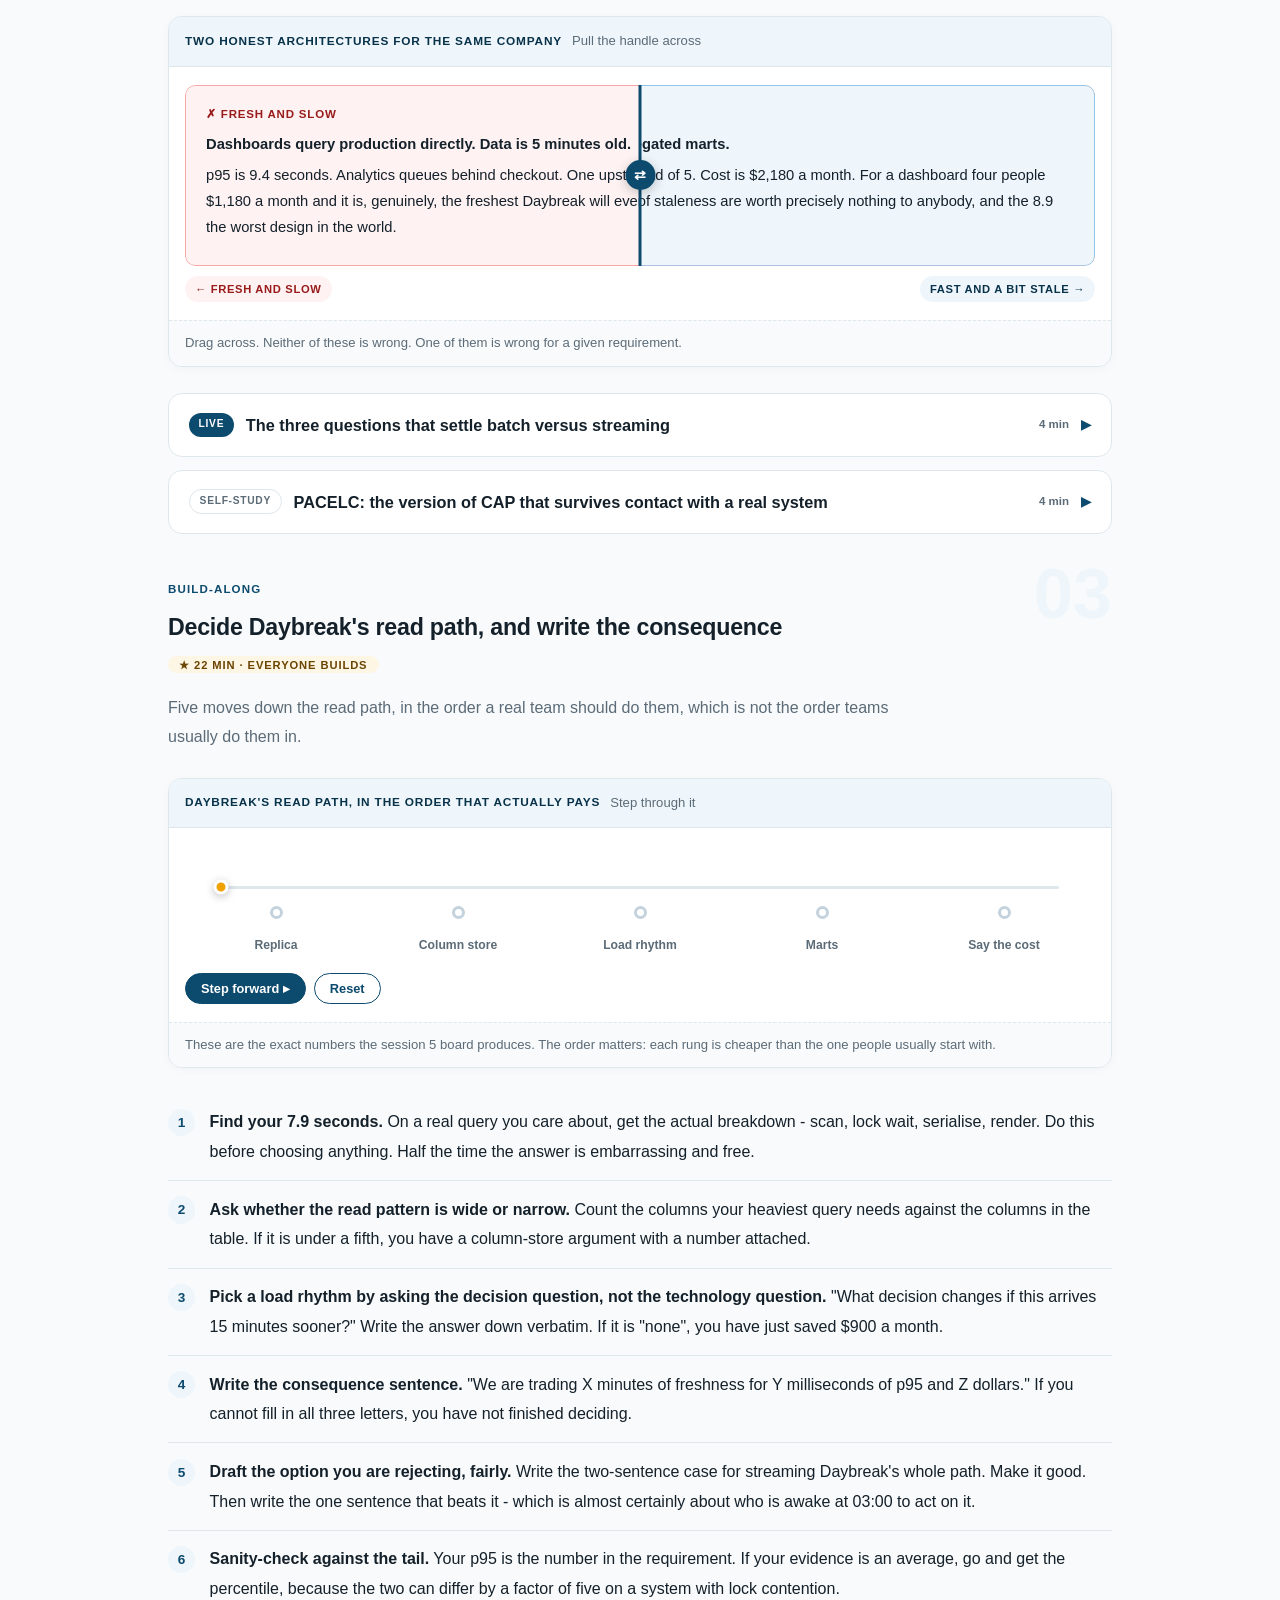
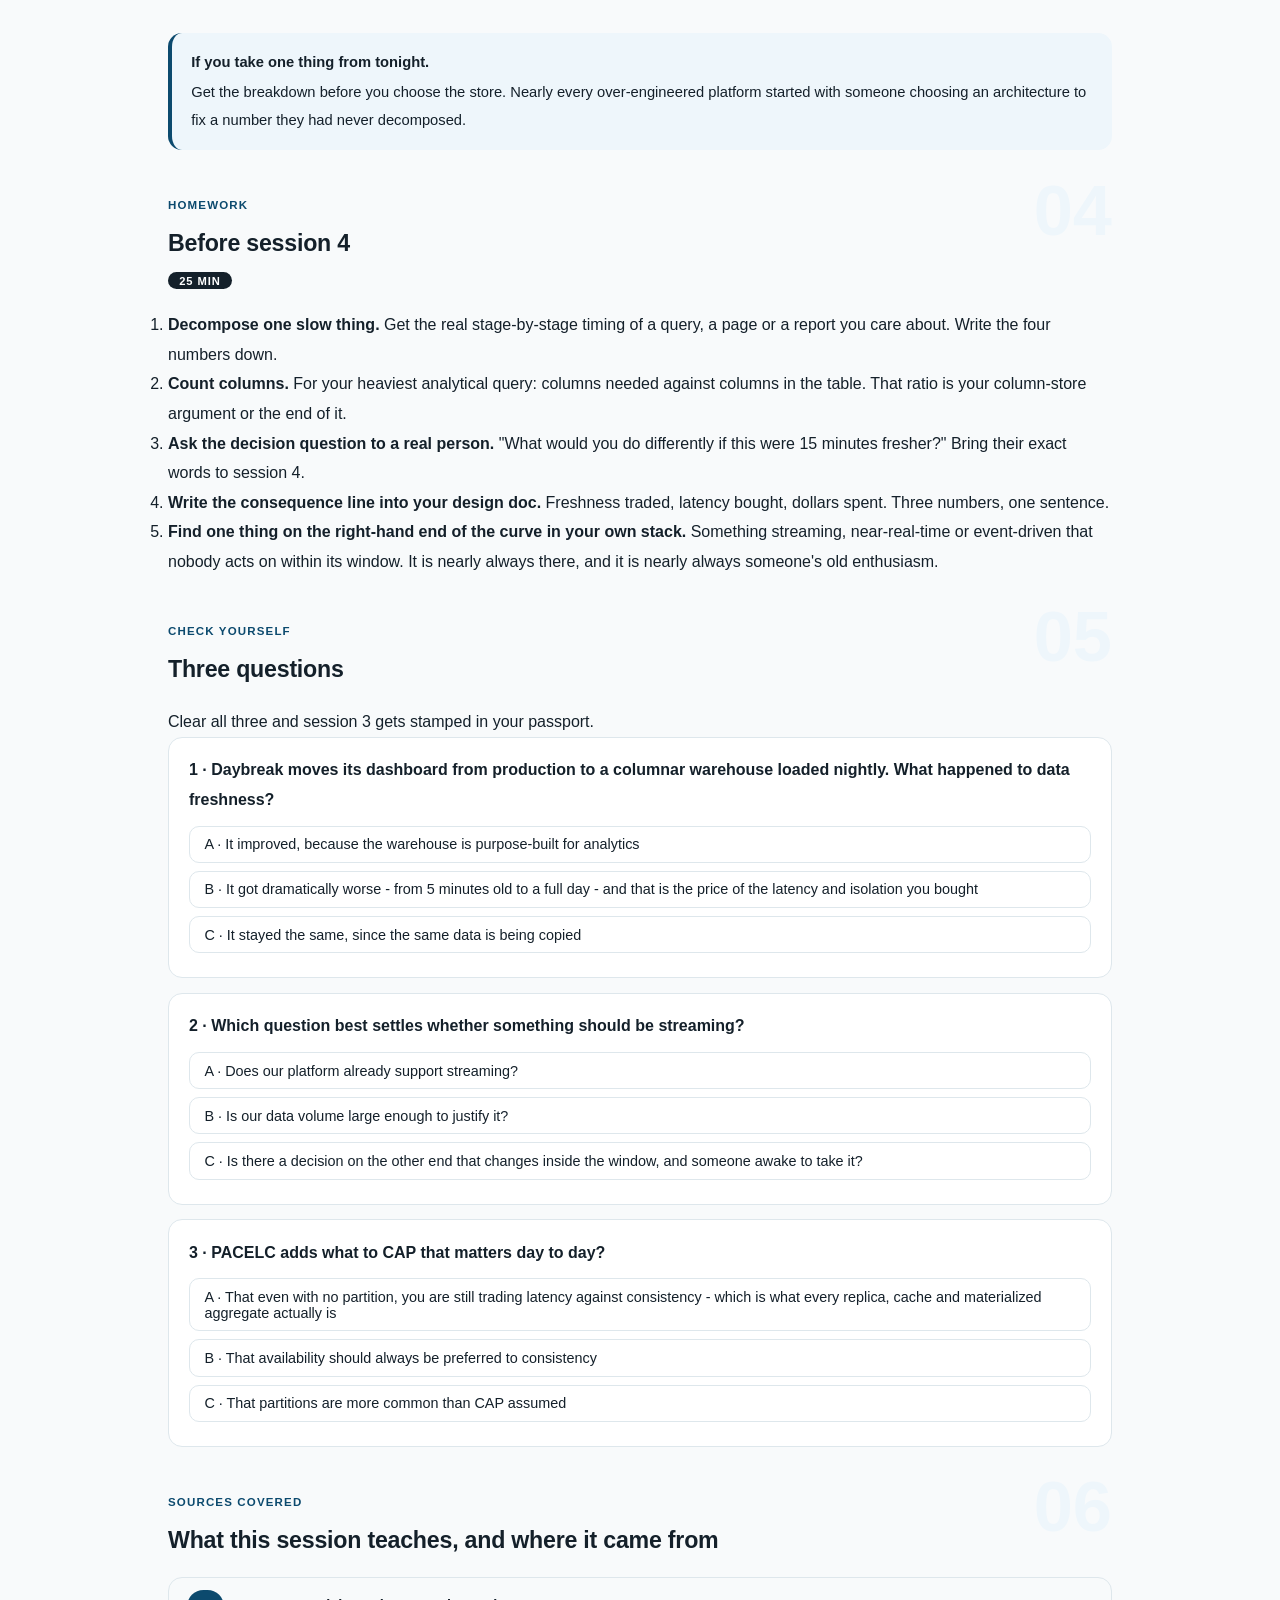
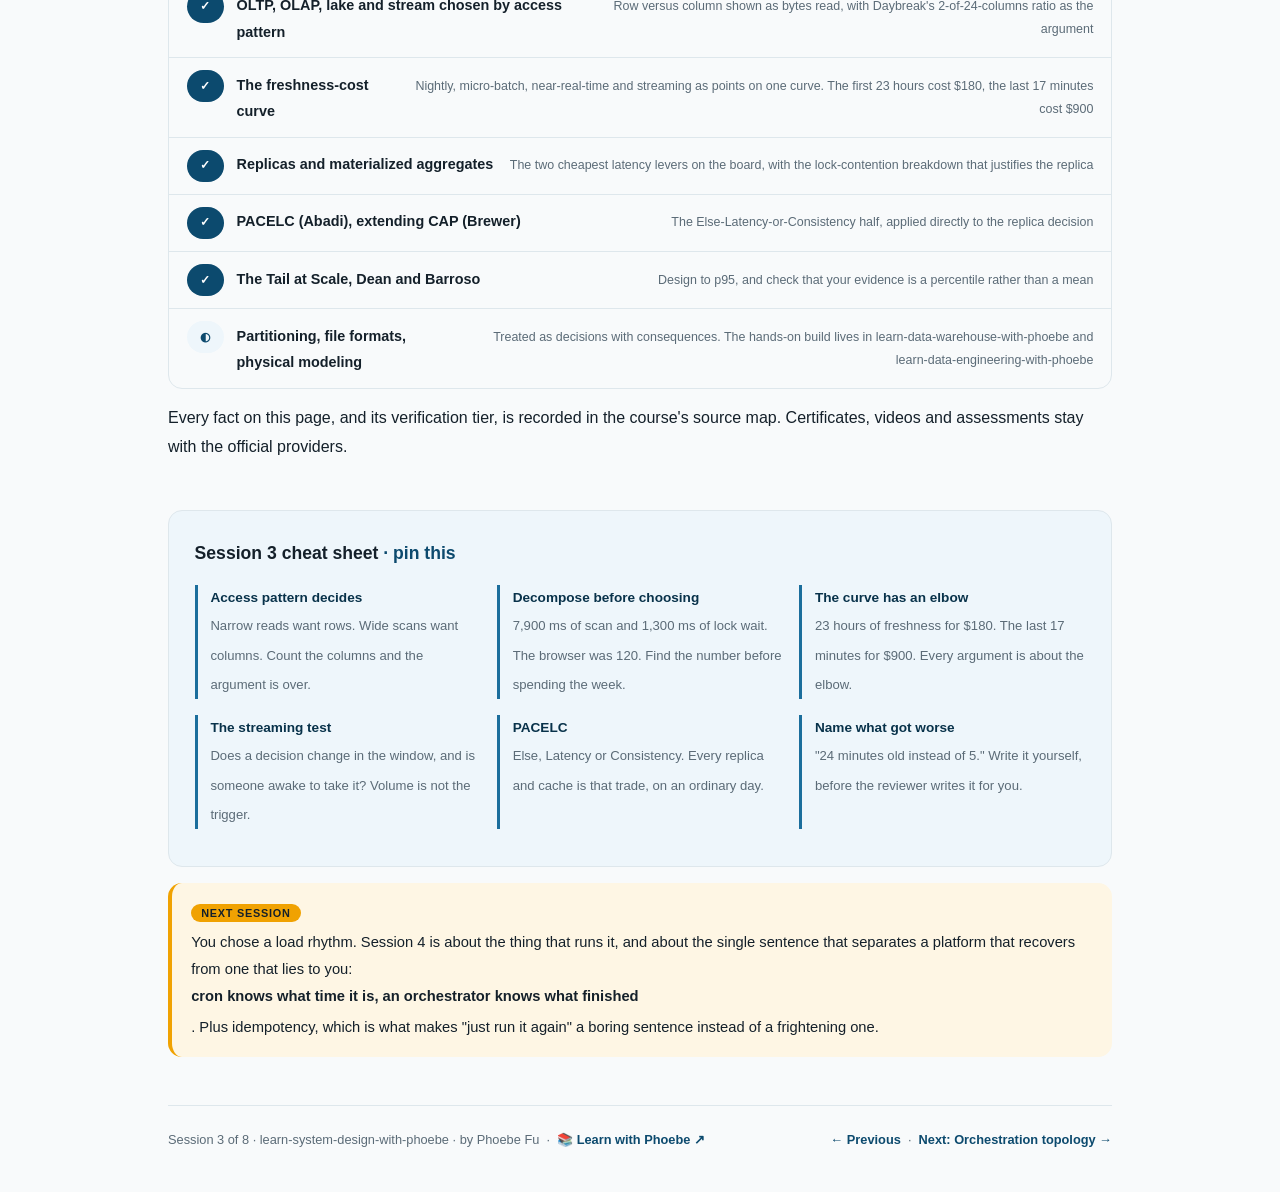
<file: courses/03-storage-and-serving.html>
<!DOCTYPE html>
<html lang="en">
<head>
<meta charset="UTF-8">
<meta name="viewport" content="width=device-width, initial-scale=1.0">
<!-- social:start -->
<meta name="description" content="Session 3 of 8. Row store, column store, lake, stream - chosen by access pattern, not by fashion. The freshness-cost curve, PACELC, and why designing to the average latency is designing for nobody.">
<meta property="og:type" content="article">
<meta property="og:site_name" content="Learn with Phoebe">
<meta property="og:title" content="Storage and serving - learn system design with phoebe">
<meta property="og:description" content="Session 3 of 8. The freshness-cost curve, and why every decision that makes the dashboard fast makes the data older.">
<meta property="og:url" content="https://phoebefu6.github.io/learn-system-design-with-phoebe/courses/03-storage-and-serving.html">
<meta property="og:image" content="https://phoebefu6.github.io/learn-system-design-with-phoebe/assets/og-cover.png">
<meta property="og:image:width" content="1200">
<meta property="og:image:height" content="630">
<meta name="twitter:card" content="summary_large_image">
<meta name="twitter:title" content="Storage and serving - learn system design with phoebe">
<meta name="twitter:description" content="Session 3 of 8. Access pattern decides the store. Freshness is what you pay with.">
<meta name="twitter:image" content="https://phoebefu6.github.io/learn-system-design-with-phoebe/assets/og-cover.png">
<!-- social:end -->
<title>Session 3 · Storage and serving - learn system design with phoebe</title>
<link rel="stylesheet" href="../assets/style.css?v=24">
</head>
<body>

<div class="toolbar">
  <div class="wrap">
    <span class="crumb"><a href="../index.html">learn-system-design-with-phoebe</a> / Session 3 of 8</span>
    <button class="btn" id="toggle-all" type="button">Expand all</button>
    <button class="btn primary" id="zoom-toggle" type="button">Projector zoom: off</button>
  </div>
</div>

<header class="masthead">
  <div class="wrap">
    <div class="eyebrow">Learn System Design with Phoebe · Session 3 of 8</div>
    <h1>Storage and <span class="accent">serving</span></h1>
    <p class="sub">This is the session where the course stops being comfortable. Every decision that makes Daybreak's dashboard fast makes Daybreak's data older, and there is no configuration of anything that escapes that. Tonight you learn to read the freshness-cost curve, to pick a store from the access pattern rather than from the conference talk, and to say out loud which meter you are spending. The naive architecture you are replacing has the freshest data you will ever have. That is not a joke.</p>
    <div class="chip-row">
      <span class="chip level">🟡 Medium</span>
      <span class="chip audience">Anyone choosing between a database, a warehouse and a stream</span>
      <span class="chip audience">No cloud account needed</span>
      <span class="chip time">45 min</span>
    </div>
    <div class="agenda">
      <span class="a1" style="flex:1">0-3 · Welcome</span>
      <span class="a2" style="flex:4">3-18 · Access patterns, the curve, and the tail</span>
      <span class="a3" style="flex:5">18-40 · Build-along: Daybreak's read path, decided</span>
      <span class="a4" style="flex:1">40-45 · Q&amp;A</span>
    </div>
  </div>
</header>

<main class="wrap">

  <!-- ============ INTRO ============ -->
  <section class="section" id="intro">
    <div class="section-kicker">
      <span class="klabel">Part 0</span>
      <h2>Where we are</h2>
    </div>
    <p class="lede">Sessions 1 and 2 were about what the system must do and who owns which piece. Tonight is the first session where you spend a meter to buy another one, on purpose, in writing.</p>

    <div class="legend">
      <span class="pill">🎫 Clear all three quiz questions to stamp your passport</span>
      <span class="pill">Live = presented in the 45 minutes</span>
      <span class="pill">Self-study = the full depth, after class</span>
    </div>

    <div class="callout win">
      <p><strong>★ What you walk out with tonight.</strong> Daybreak's storage decision written down with its consequence attached, the ability to say where 9.4 seconds of dashboard load actually goes, and a working answer to the question "should this be streaming" that does not depend on anyone's opinion.</p>
    </div>

    <details class="card" open>
      <summary><span class="mode live">Live</span>The sentence this whole session hangs on<span class="mini">2 min</span><span class="caret">▶</span></summary>
      <div class="body">
        <p><strong>Daybreak's current architecture has the best data freshness it will ever have.</strong> The dashboard queries production. The number on screen is five minutes old. Everything you are about to do makes that worse.</p>
        <p>That is not a paradox and it is not an argument for doing nothing. It is the shape of the trade, and the reason it surprises people is that "modernise the platform" is usually sold as an improvement on every axis at once. It is not. It is an improvement on latency, cost-at-scale, correctness and blast radius, paid for in freshness.</p>
        <p>If you take nothing else from tonight: <strong>name what gets worse, in the document, before somebody else names it in the review.</strong></p>
      </div>
    </details>
  </section>

  <!-- ============ PART 1 ============ -->
  <section class="section" id="part-1">
    <div class="section-kicker">
      <span class="klabel">Part 1 · covers access patterns</span>
      <h2>The store is chosen by how it is read, not by what it holds</h2>
      <span class="tag concept">6 min live</span>
    </div>
    <p class="lede">Row stores and column stores are not competing products at different points on a quality ladder. They are answers to two different questions, and the question is asked by your read pattern.</p>

    <figure class="zoomable">
      <svg viewBox="0 0 880 320" xmlns="http://www.w3.org/2000/svg" role="img" aria-label="A row store reading whole records versus a column store reading two columns across many records">
        <style>
          .s3rH { font: 800 12px Inter, sans-serif; fill: #08324A; }
          .s3rB { font: 400 12px Inter, sans-serif; fill: #14202A; }
          .s3rN { font: 400 12px Inter, sans-serif; fill: #5B6B77; }
        </style>
        <text class="s3rH" x="40" y="34">Row store · reads whole records</text>
        <text class="s3rH" x="470" y="34">Column store · reads whole columns</text>

        <g>
          <rect x="40" y="48" width="380" height="26" rx="4" fill="#0C4A6E" fill-opacity=".22" stroke="#0C4A6E"/>
          <rect x="40" y="80" width="380" height="26" rx="4" fill="#fff" stroke="#DEE7EC"/>
          <rect x="40" y="112" width="380" height="26" rx="4" fill="#fff" stroke="#DEE7EC"/>
          <rect x="40" y="144" width="380" height="26" rx="4" fill="#fff" stroke="#DEE7EC"/>
          <text class="s3rB" x="52" y="66">order 8412 · all 24 fields</text>
          <text class="s3rN" x="52" y="98">order 8413</text>
          <text class="s3rN" x="52" y="130">order 8414</text>
          <text class="s3rN" x="52" y="162">order 8415</text>
        </g>

        <g>
          <rect x="470" y="48" width="88" height="122" rx="4" fill="#F0A202" fill-opacity=".28" stroke="#F0A202"/>
          <rect x="566" y="48" width="88" height="122" rx="4" fill="#fff" stroke="#DEE7EC"/>
          <rect x="662" y="48" width="88" height="122" rx="4" fill="#F0A202" fill-opacity=".28" stroke="#F0A202"/>
          <rect x="758" y="48" width="82" height="122" rx="4" fill="#fff" stroke="#DEE7EC"/>
          <text class="s3rB" x="482" y="112">sku</text>
          <text class="s3rN" x="578" y="112">email</text>
          <text class="s3rB" x="674" y="112">total</text>
          <text class="s3rN" x="770" y="112">addr</text>
        </g>

        <text class="s3rN" x="40" y="194">"Show me this customer's order" reads one row.</text>
        <text class="s3rN" x="470" y="194">"Revenue by SKU, 2 years" reads 2 of 24 columns.</text>

        <rect x="40" y="214" width="800" height="82" rx="12" fill="#F8FAFB" stroke="#DEE7EC"/>
        <text class="s3rH" x="60" y="240">The arithmetic nobody does</text>
        <text class="s3rB" x="60" y="264">Daybreak's dashboard needs 2 of 24 columns. A row store still reads all 24.</text>
        <text class="s3rB" x="60" y="286">That is 12x the bytes, before compression, for every single scan. Hence x0.30.</text>
      </svg>
      <figcaption>🔍 Click to zoom - the column store is not faster in general, it is faster at this question</figcaption>
    </figure>

    <details class="card">
      <summary><span class="mode live">Live</span>Four stores, and the one question each is the answer to<span class="mini">4 min</span><span class="caret">▶</span></summary>
      <div class="body">
        <table class="clean">
          <tr><th>Store</th><th>Answers</th><th>Costs you</th></tr>
          <tr><td>Row store (OLTP)</td><td>"Give me this one record, and let me write it safely"</td><td>Wide scans, which it does by reading everything</td></tr>
          <tr><td>Column store (OLAP)</td><td>"Aggregate these two fields across two years"</td><td>Single-record writes and updates, which it hates</td></tr>
          <tr><td>Object storage / lake</td><td>"Keep everything cheaply, including things I do not have a use for yet"</td><td>Structure, guarantees, and the ability to delete one person's data</td></tr>
          <tr><td>Stream / log</td><td>"Tell me the moment it happens, and let several consumers see it independently"</td><td>Money, operational surface, and simple mental models</td></tr>
        </table>
        <p>The correct Daybreak answer is <strong>row store and column store</strong>, which is also the correct answer for almost every company of its size. The interesting decision is not which one - it is what connects them, and how often.</p>
        <div class="callout tip">
          <p>Watch for the word "lakehouse" doing work in a room. It is a real and useful shape - table format and transactions over object storage - but it is frequently deployed as a way to avoid making the batch-versus-stream decision, which is the decision that actually costs money.</p>
        </div>
      </div>
    </details>

    <div class="hotspot" data-title="Where Daybreak's 9.4 seconds actually goes">
      <div class="hs-mock">
        <svg viewBox="0 0 880 300" xmlns="http://www.w3.org/2000/svg" role="img" aria-label="A dashboard query path from browser through API to the production database, with the time spent at each stage">
          <style>
            .s3hH { font: 800 12px Inter, sans-serif; fill: #08324A; }
            .s3hB { font: 400 12px Inter, sans-serif; fill: #14202A; }
            .s3hN { font: 400 12px Inter, sans-serif; fill: #5B6B77; }
            .s3hV { font: 800 14px Inter, sans-serif; fill: #14202A; }
          </style>
          <rect x="40" y="60" width="150" height="86" rx="10" fill="#fff" stroke="#DEE7EC"/>
          <text class="s3hH" x="56" y="86">Browser</text>
          <text class="s3hV" x="56" y="112">120 ms</text>
          <text class="s3hN" x="56" y="132">render</text>

          <rect x="222" y="60" width="150" height="86" rx="10" fill="#fff" stroke="#DEE7EC"/>
          <text class="s3hH" x="238" y="86">API</text>
          <text class="s3hV" x="238" y="112">80 ms</text>
          <text class="s3hN" x="238" y="132">serialise</text>

          <rect x="404" y="60" width="200" height="86" rx="10" fill="#FEF2F2" stroke="#FCA5A5" stroke-width="1.5"/>
          <text class="s3hH" x="420" y="86" fill="#991B1B">Full table scan</text>
          <text class="s3hV" x="420" y="112" fill="#991B1B">7,900 ms</text>
          <text class="s3hN" x="420" y="132">24 columns, 2 years</text>

          <rect x="636" y="60" width="204" height="86" rx="10" fill="#FEF6E4" stroke="#F0A202" stroke-width="1.5"/>
          <text class="s3hH" x="652" y="86">Lock waits</text>
          <text class="s3hV" x="652" y="112">1,300 ms</text>
          <text class="s3hN" x="652" y="132">checkout is writing</text>

          <path d="M190 103 L222 103 M372 103 L404 103 M604 103 L636 103" stroke="#C3D2DC" stroke-width="2"/>
          <text class="s3hN" x="40" y="186">Total p95: 9,400 ms. The two boxes on the right are 98 percent of it.</text>
          <text class="s3hN" x="40" y="208">A faster browser, a faster API and a bigger box all attack the 200 ms.</text>
        </svg>
      </div>
      <button class="hs-pin" style="--x:57%;--y:34%" data-title="The 7.9 seconds"
              data-cap="Reading 24 columns to answer a question about 2 of them. A column store takes this to roughly a third, and marts take what is left to a third of that."></button>
      <button class="hs-pin" style="--x:84%;--y:34%" data-title="The 1.3 seconds"
              data-cap="Analytics is queuing behind checkout writes on the same tables. A read replica removes this wait entirely and takes contention out of the scan as well - 4,230 ms on the board, for $260 a month. It is the first thing to do, not the last."></button>
      <button class="hs-pin" style="--x:14%;--y:34%" data-title="The 120 ms nobody optimises away"
              data-cap="Front-end work here is real engineering effort for 1.3 percent of the number. Always find out where the time is before you decide where to spend the week."></button>
    </div>
  </section>

  <!-- ============ PART 2 ============ -->
  <section class="section" id="part-2">
    <div class="section-kicker">
      <span class="klabel">Part 2 · covers the curve</span>
      <h2>The freshness-cost curve, and where to stand on it</h2>
      <span class="tag concept">7 min live</span>
    </div>
    <p class="lede">Batch, micro-batch and streaming are not three levels of sophistication. They are three points on a curve where freshness is bought with money and operational surface, and the curve gets steep at the end.</p>

    <figure class="zoomable">
      <svg viewBox="0 0 880 330" xmlns="http://www.w3.org/2000/svg" role="img" aria-label="A curve showing data freshness against monthly cost, with nightly batch, micro-batch and streaming marked, and the curve steepening sharply at the streaming end">
        <style>
          .s3cH { font: 800 12px Inter, sans-serif; fill: #08324A; }
          .s3cB { font: 400 12px Inter, sans-serif; fill: #14202A; }
          .s3cN { font: 400 12px Inter, sans-serif; fill: #5B6B77; }
          .s3cA { font: 700 11.5px Inter, sans-serif; fill: #5B6B77; }
        </style>
        <line x1="120" y1="248" x2="820" y2="248" stroke="#C3D2DC" stroke-width="1.5"/>
        <line x1="120" y1="44" x2="120" y2="248" stroke="#C3D2DC" stroke-width="1.5"/>
        <text class="s3cA" x="120" y="272">fresher data, to the right</text>
        <text class="s3cA" x="34" y="50">cost</text>

        <path d="M160 232 C 380 224, 520 206, 620 172 S 740 96, 790 58" fill="none" stroke="#0C4A6E" stroke-width="2.5"/>

        <circle cx="180" cy="231" r="6" fill="#0C4A6E"/>
        <text class="s3cH" x="150" y="212">Nightly</text>
        <text class="s3cN" x="150" y="196">24 hr · $420</text>

        <circle cx="430" cy="216" r="6" fill="#0C4A6E"/>
        <text class="s3cH" x="396" y="198">Micro-batch</text>
        <text class="s3cN" x="396" y="182">18 min · +$180</text>

        <circle cx="628" cy="167" r="6" fill="#0C4A6E"/>
        <text class="s3cH" x="646" y="190">Near-real-time</text>
        <text class="s3cN" x="646" y="206">5 min · +$400</text>

        <circle cx="789" cy="59" r="6" fill="#F0A202"/>
        <text class="s3cH" x="700" y="42">Streaming</text>
        <text class="s3cN" x="700" y="26">1 min · +$900</text>

        <text class="s3cB" x="120" y="298">The first 23 hours of freshness cost $180. The last 17 minutes cost $900.</text>
        <text class="s3cN" x="120" y="318">Nobody argues about the cheap part of this curve. Every argument is about the right-hand end.</text>
      </svg>
      <figcaption>🔍 Click to zoom - freshness is cheap until it is not, and the elbow is where the design conversation belongs</figcaption>
    </figure>

    <div class="wipe" data-title="Two honest architectures for the same company" data-label-a="Fresh and slow" data-label-b="Fast and a bit stale" data-foot="Drag across. Neither of these is wrong. One of them is wrong for a given requirement.">
      <div class="wipe-a">
        <p><strong>Dashboards query production directly. Data is 5 minutes old.</strong></p>
        <p>p95 is 9.4 seconds. Analytics queues behind checkout. One upstream change reaches 82 percent of everything downstream. It costs $1,180 a month and it is, genuinely, the freshest Daybreak will ever be. For a founder checking today's orders on a phone, this is not the worst design in the world.</p>
      </div>
      <div class="wipe-b">
        <p><strong>Replica, column store, 15-minute incremental loads, pre-aggregated marts.</strong></p>
        <p>p95 is 543 ms - seventeen times faster. Data is 24 minutes old instead of 5. Cost is $2,180 a month. For a dashboard four people open at 08:40 to compare against yesterday, the 19 extra minutes of staleness are worth precisely nothing to anybody, and the 8.9 seconds are worth a great deal.</p>
      </div>
    </div>

    <details class="card">
      <summary><span class="mode live">Live</span>The three questions that settle batch versus streaming<span class="mini">4 min</span><span class="caret">▶</span></summary>
      <div class="body">
        <ul>
          <li><strong>Is there a decision on the other end that changes within the window?</strong> A pager that fires on checkout failures: yes, absolutely. A revenue dashboard compared against yesterday: no, and no amount of enthusiasm changes that.</li>
          <li><strong>Who is awake to act on it?</strong> Minute-fresh data arriving at 03:00 with nobody on call is a cost with no benefit attached. Freshness only has value where there is someone to act, and a decision they can take.</li>
          <li><strong>What is the operational surface you are adding?</strong> Streaming adds components, and components are blast radius. On the session 5 board, streaming moves blast radius <em>up</em> by 12 points. That is not a criticism of streaming, it is its price.</li>
        </ul>
        <div class="callout example">
          <span class="ex-pill">The honest version</span>
          <p>Streaming is correct for Daybreak's fraud alerting and incorrect for Daybreak's revenue dashboard, and both of those systems live in the same company, on the same data, next to each other. "Should we be streaming" is not a question about the company. It is a question about one use case at a time.</p>
        </div>
      </div>
    </details>

    <details class="card">
      <summary><span class="mode self">Self-study</span>PACELC: the version of CAP that survives contact with a real system<span class="mini">4 min</span><span class="caret">▶</span></summary>
      <div class="body">
        <p>Brewer's CAP says that during a network partition you choose between consistency and availability. True, and less useful than it looks, because partitions are rare and the theorem says nothing about the other 99.9 percent of the time.</p>
        <p>Abadi's PACELC completes it: <strong>if there is a Partition, choose Availability or Consistency; Else, choose Latency or Consistency.</strong> The second half is the half you live in. Every replica you add, every cache you put in front of a table, every materialized aggregate is you choosing latency over consistency on an ordinary Tuesday with no partition anywhere.</p>
        <p>Which is exactly what the read replica on Daybreak's board is. It is two minutes of replication lag, traded for 4,230 milliseconds. Say it that way in a design review and nobody has to look up a theorem.</p>
      </div>
    </details>
  </section>

  <!-- ============ DEMO ============ -->
  <section class="section" id="demo-1">
    <div class="section-kicker">
      <span class="klabel">Build-along</span>
      <h2>Decide Daybreak's read path, and write the consequence</h2>
      <span class="tag demo">★ 22 min · everyone builds</span>
    </div>
    <p class="lede">Five moves down the read path, in the order a real team should do them, which is not the order teams usually do them in.</p>

    <div class="tick" data-stages="Replica|Column store|Load rhythm|Marts|Say the cost" data-title="Daybreak's read path, in the order that actually pays" data-foot="These are the exact numbers the session 5 board produces. The order matters: each rung is cheaper than the one people usually start with.">
      <p class="tick-note" data-stage="0"><b>Read replica · $260 · p95 9,400 to 5,170 ms.</b> Stop analytics competing with checkout. Two minutes of replication lag, 45 percent of the latency gone, and it is a weekend of work. Almost nobody does this first and almost everybody should.</p>
      <p class="tick-note" data-stage="1"><b>Columnar warehouse, nightly · +$420 · 5,170 to 1,551 ms.</b> Read 2 columns instead of 24. This is also the moment your data becomes a day old, and you should feel that.</p>
      <p class="tick-note" data-stage="2"><b>Incremental every 15 min · +$180 · data 1,440 min to 18 min.</b> Buy back almost all the freshness you just spent, for the second-cheapest line on the bill. Needs idempotent loads, which is session 4.</p>
      <p class="tick-note" data-stage="3"><b>Pre-aggregated marts · +$140 · 1,551 to 543 ms.</b> Compute once on write instead of every time on read. The largest single latency win left, for the price of a lunch.</p>
      <p class="tick-note" data-stage="4"><b>Now write the consequence.</b> p95 543 ms, cost $2,180, data 24 minutes old instead of 5. You made the data 19 minutes worse. Put that sentence in the doc yourself.</p>
    </div>

    <div class="steps">
      <div class="step"><p><strong>Find your 7.9 seconds.</strong> On a real query you care about, get the actual breakdown - scan, lock wait, serialise, render. Do this before choosing anything. Half the time the answer is embarrassing and free.</p></div>
      <div class="step"><p><strong>Ask whether the read pattern is wide or narrow.</strong> Count the columns your heaviest query needs against the columns in the table. If it is under a fifth, you have a column-store argument with a number attached.</p></div>
      <div class="step"><p><strong>Pick a load rhythm by asking the decision question, not the technology question.</strong> "What decision changes if this arrives 15 minutes sooner?" Write the answer down verbatim. If it is "none", you have just saved $900 a month.</p></div>
      <div class="step"><p><strong>Write the consequence sentence.</strong> "We are trading X minutes of freshness for Y milliseconds of p95 and Z dollars." If you cannot fill in all three letters, you have not finished deciding.</p></div>
      <div class="step"><p><strong>Draft the option you are rejecting, fairly.</strong> Write the two-sentence case for streaming Daybreak's whole path. Make it good. Then write the one sentence that beats it - which is almost certainly about who is awake at 03:00 to act on it.</p></div>
      <div class="step"><p><strong>Sanity-check against the tail.</strong> Your p95 is the number in the requirement. If your evidence is an average, go and get the percentile, because the two can differ by a factor of five on a system with lock contention.</p></div>
    </div>

    <div class="callout tip">
      <p><strong>If you take one thing from tonight.</strong> Get the breakdown before you choose the store. Nearly every over-engineered platform started with someone choosing an architecture to fix a number they had never decomposed.</p>
    </div>
  </section>

  <!-- ============ HOMEWORK ============ -->
  <section class="section" id="exercise">
    <div class="section-kicker">
      <span class="klabel">Homework</span>
      <h2>Before session 4</h2>
      <span class="tag exercise">25 min</span>
    </div>
    <ol>
      <li><strong>Decompose one slow thing.</strong> Get the real stage-by-stage timing of a query, a page or a report you care about. Write the four numbers down.</li>
      <li><strong>Count columns.</strong> For your heaviest analytical query: columns needed against columns in the table. That ratio is your column-store argument or the end of it.</li>
      <li><strong>Ask the decision question to a real person.</strong> "What would you do differently if this were 15 minutes fresher?" Bring their exact words to session 4.</li>
      <li><strong>Write the consequence line into your design doc.</strong> Freshness traded, latency bought, dollars spent. Three numbers, one sentence.</li>
      <li><strong>Find one thing on the right-hand end of the curve in your own stack.</strong> Something streaming, near-real-time or event-driven that nobody acts on within its window. It is nearly always there, and it is nearly always someone's old enthusiasm.</li>
    </ol>
  </section>

  <!-- ============ QUIZ ============ -->
  <section class="section" id="quiz">
    <div class="section-kicker">
      <span class="klabel">Check yourself</span>
      <h2>Three questions</h2>
    </div>
    <p>Clear all three and session 3 gets stamped in your passport.</p>

    <div class="quiz-q" data-answer="1">
      <p class="qtext">1 · Daybreak moves its dashboard from production to a columnar warehouse loaded nightly. What happened to data freshness?</p>
      <button class="qopt" type="button">A · It improved, because the warehouse is purpose-built for analytics</button>
      <button class="qopt" type="button">B · It got dramatically worse - from 5 minutes old to a full day - and that is the price of the latency and isolation you bought</button>
      <button class="qopt" type="button">C · It stayed the same, since the same data is being copied</button>
      <p class="qwhy">The naive architecture is the freshest one, because it is production. A nightly load makes the data as old as the load interval. Every serious architecture on the board is worse on freshness than doing nothing, and the honest doc says so.</p>
    </div>

    <div class="quiz-q" data-answer="2">
      <p class="qtext">2 · Which question best settles whether something should be streaming?</p>
      <button class="qopt" type="button">A · Does our platform already support streaming?</button>
      <button class="qopt" type="button">B · Is our data volume large enough to justify it?</button>
      <button class="qopt" type="button">C · Is there a decision on the other end that changes inside the window, and someone awake to take it?</button>
      <p class="qwhy">Volume is not the trigger - a low-volume fraud alert needs minutes, a huge revenue rollup does not. Freshness only has value where a decision changes and a person or a system can act. Otherwise you have bought a cost with no benefit and 12 extra points of blast radius.</p>
    </div>

    <div class="quiz-q" data-answer="0">
      <p class="qtext">3 · PACELC adds what to CAP that matters day to day?</p>
      <button class="qopt" type="button">A · That even with no partition, you are still trading latency against consistency - which is what every replica, cache and materialized aggregate actually is</button>
      <button class="qopt" type="button">B · That availability should always be preferred to consistency</button>
      <button class="qopt" type="button">C · That partitions are more common than CAP assumed</button>
      <p class="qwhy">CAP describes the rare case. The "ELC" half describes the ordinary Tuesday: Else, choose Latency or Consistency. Daybreak's read replica is exactly that trade - two minutes of lag for 4,230 milliseconds - and naming it that way beats citing a theorem.</p>
    </div>

    <p class="quiz-score"></p>
  </section>

  <!-- ============ OFFICIAL COVERAGE ============ -->
  <section class="section" id="official">
    <div class="section-kicker">
      <span class="klabel">Sources covered</span>
      <h2>What this session teaches, and where it came from</h2>
    </div>
    <div class="covered">
      <div class="covered-row"><span class="status pill solid">✓</span><span class="name">OLTP, OLAP, lake and stream chosen by access pattern</span><span class="note">Row versus column shown as bytes read, with Daybreak's 2-of-24-columns ratio as the argument</span></div>
      <div class="covered-row"><span class="status pill solid">✓</span><span class="name">The freshness-cost curve</span><span class="note">Nightly, micro-batch, near-real-time and streaming as points on one curve. The first 23 hours cost $180, the last 17 minutes cost $900</span></div>
      <div class="covered-row"><span class="status pill solid">✓</span><span class="name">Replicas and materialized aggregates</span><span class="note">The two cheapest latency levers on the board, with the lock-contention breakdown that justifies the replica</span></div>
      <div class="covered-row"><span class="status pill solid">✓</span><span class="name">PACELC (Abadi), extending CAP (Brewer)</span><span class="note">The Else-Latency-or-Consistency half, applied directly to the replica decision</span></div>
      <div class="covered-row"><span class="status pill solid">✓</span><span class="name">The Tail at Scale, Dean and Barroso</span><span class="note">Design to p95, and check that your evidence is a percentile rather than a mean</span></div>
      <div class="covered-row"><span class="status pill light">◐</span><span class="name">Partitioning, file formats, physical modeling</span><span class="note">Treated as decisions with consequences. The hands-on build lives in learn-data-warehouse-with-phoebe and learn-data-engineering-with-phoebe</span></div>
    </div>
    <p class="mono" style="margin-top:14px">Every fact on this page, and its verification tier, is recorded in the course's source map. Certificates, videos and assessments stay with the official providers.</p>
  </section>

  <!-- ============ CHEAT SHEET ============ -->
  <section class="cheat" id="cheatsheet">
    <h3>Session 3 cheat sheet <span>· pin this</span></h3>
    <div class="grid-2">
      <div class="cheat-item"><b>Access pattern decides</b><span>Narrow reads want rows. Wide scans want columns. Count the columns and the argument is over.</span></div>
      <div class="cheat-item"><b>Decompose before choosing</b><span>7,900 ms of scan and 1,300 ms of lock wait. The browser was 120. Find the number before spending the week.</span></div>
      <div class="cheat-item"><b>The curve has an elbow</b><span>23 hours of freshness for $180. The last 17 minutes for $900. Every argument is about the elbow.</span></div>
      <div class="cheat-item"><b>The streaming test</b><span>Does a decision change in the window, and is someone awake to take it? Volume is not the trigger.</span></div>
      <div class="cheat-item"><b>PACELC</b><span>Else, Latency or Consistency. Every replica and cache is that trade, on an ordinary day.</span></div>
      <div class="cheat-item"><b>Name what got worse</b><span>"24 minutes old instead of 5." Write it yourself, before the reviewer writes it for you.</span></div>
    </div>
  </section>

  <div class="callout next">
    <span class="nx-pill">Next session</span>
    <p>You chose a load rhythm. Session 4 is about the thing that runs it, and about the single sentence that separates a platform that recovers from one that lies to you: <strong>cron knows what time it is, an orchestrator knows what finished</strong>. Plus idempotency, which is what makes "just run it again" a boring sentence instead of a frightening one.</p>
  </div>

  <footer class="pagefoot">
    <span>Session 3 of 8 · learn-system-design-with-phoebe · by Phoebe Fu &nbsp;·&nbsp; 📚 <a href="https://phoebefu6.github.io/learn-with-phoebe/">Learn with Phoebe ↗</a></span>
    <span><a href="02-boundaries-and-contracts.html">← Previous</a> &nbsp;·&nbsp; <a href="04-orchestration-topology.html">Next: Orchestration topology →</a></span>
  </footer>

</main>

<script src="../assets/app.js?v=22"></script>
</body>
</html>
</file>
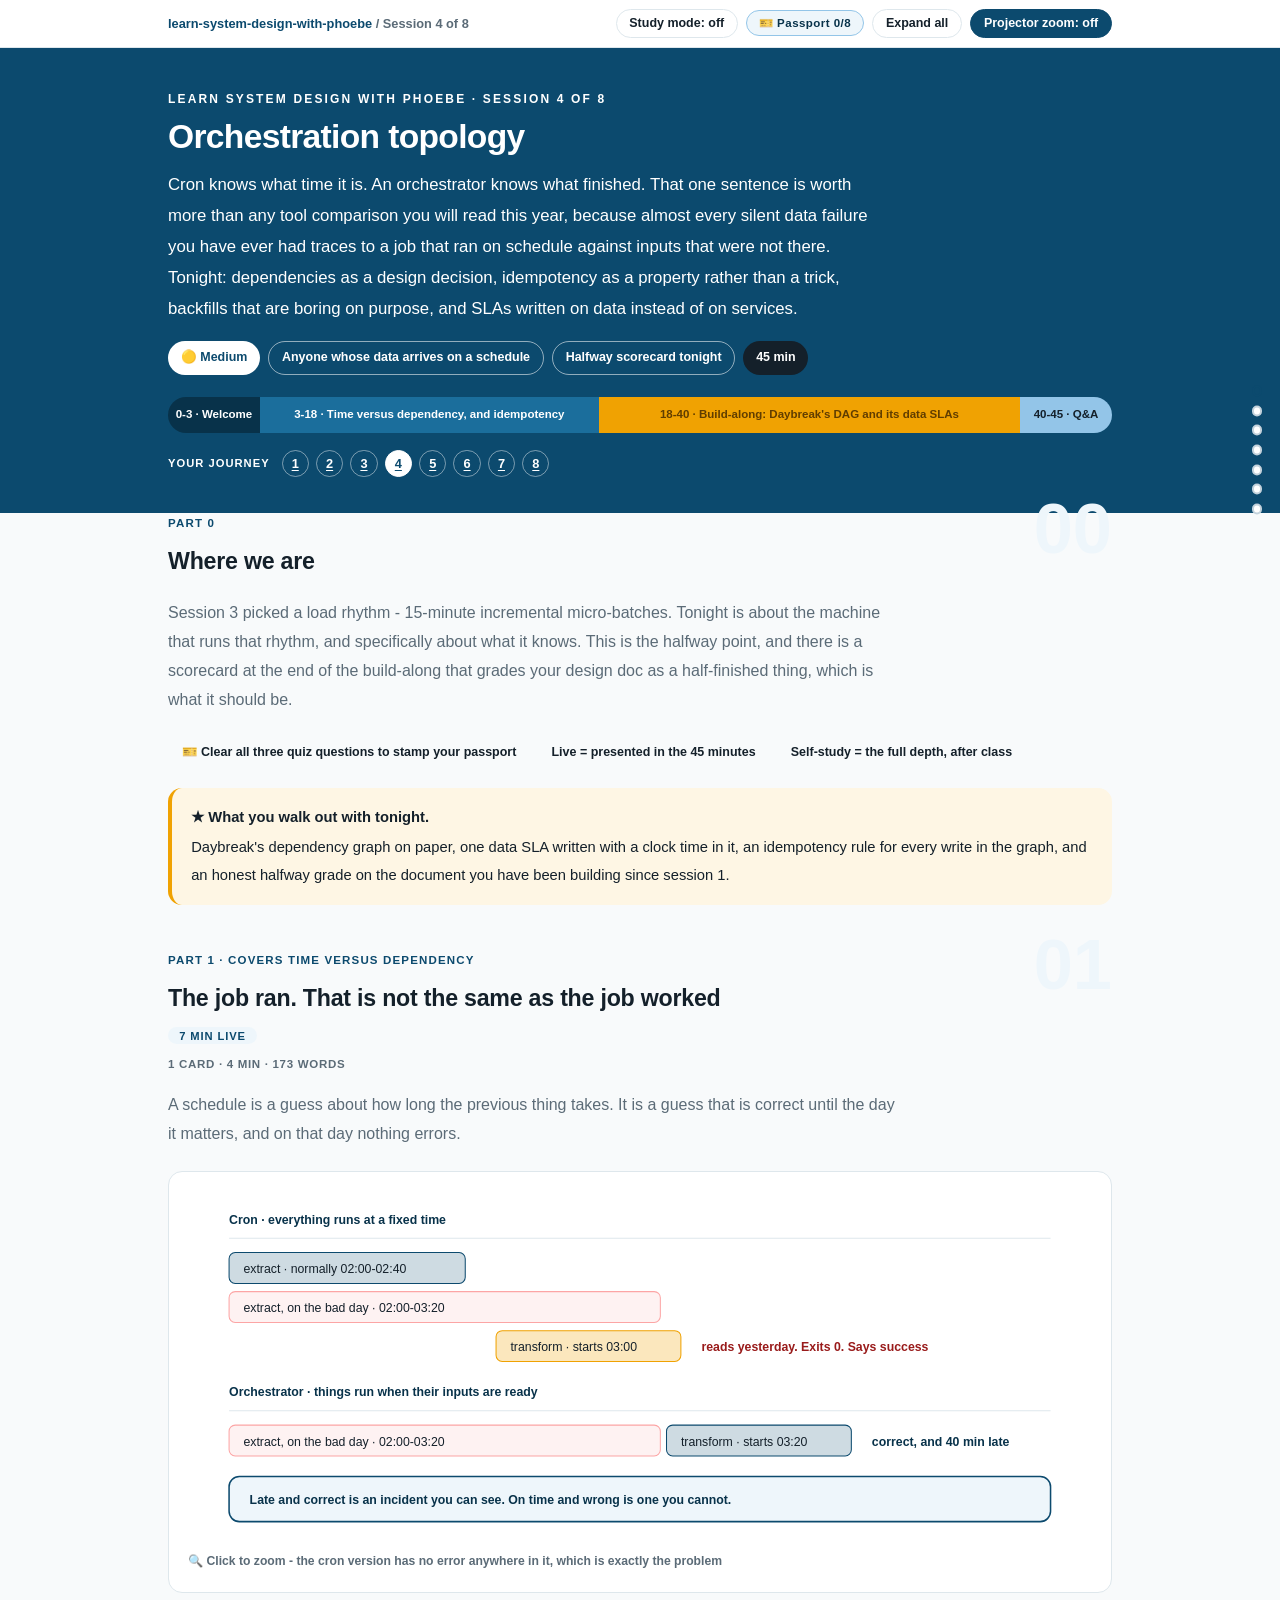
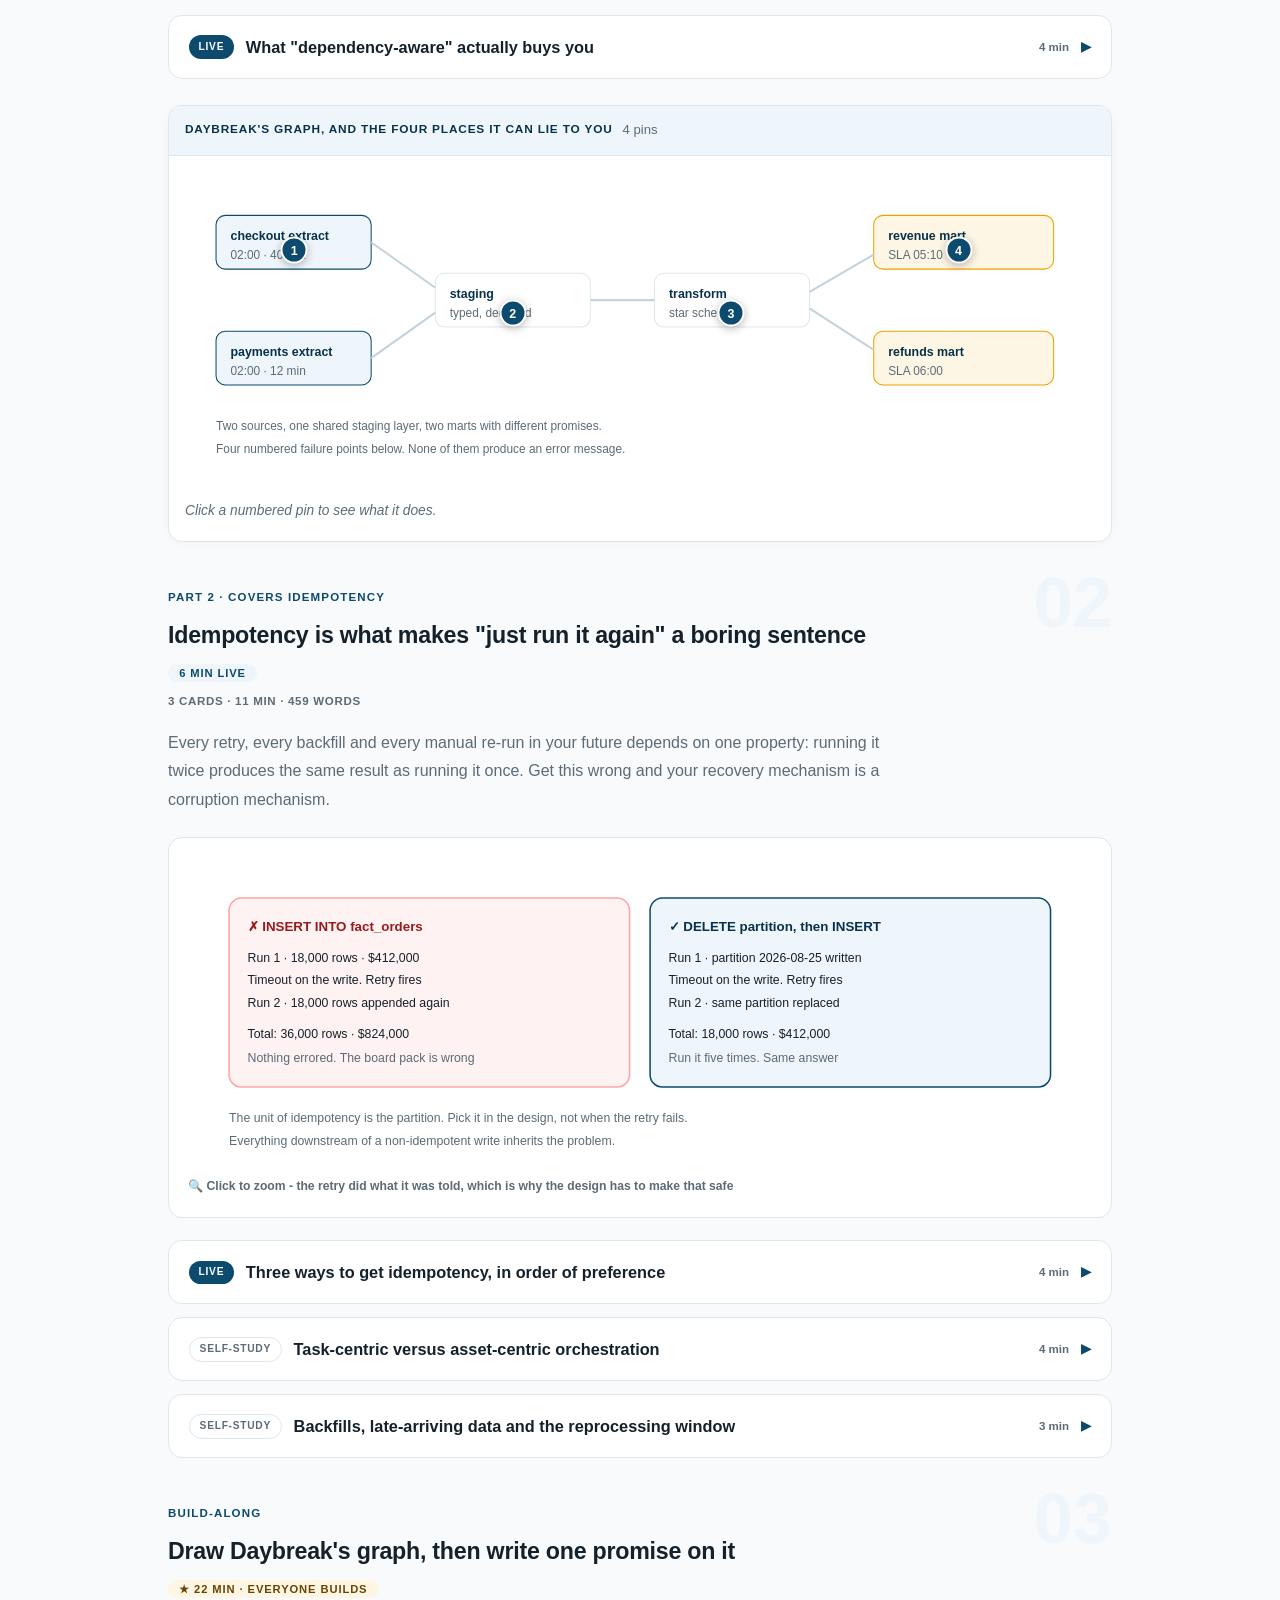
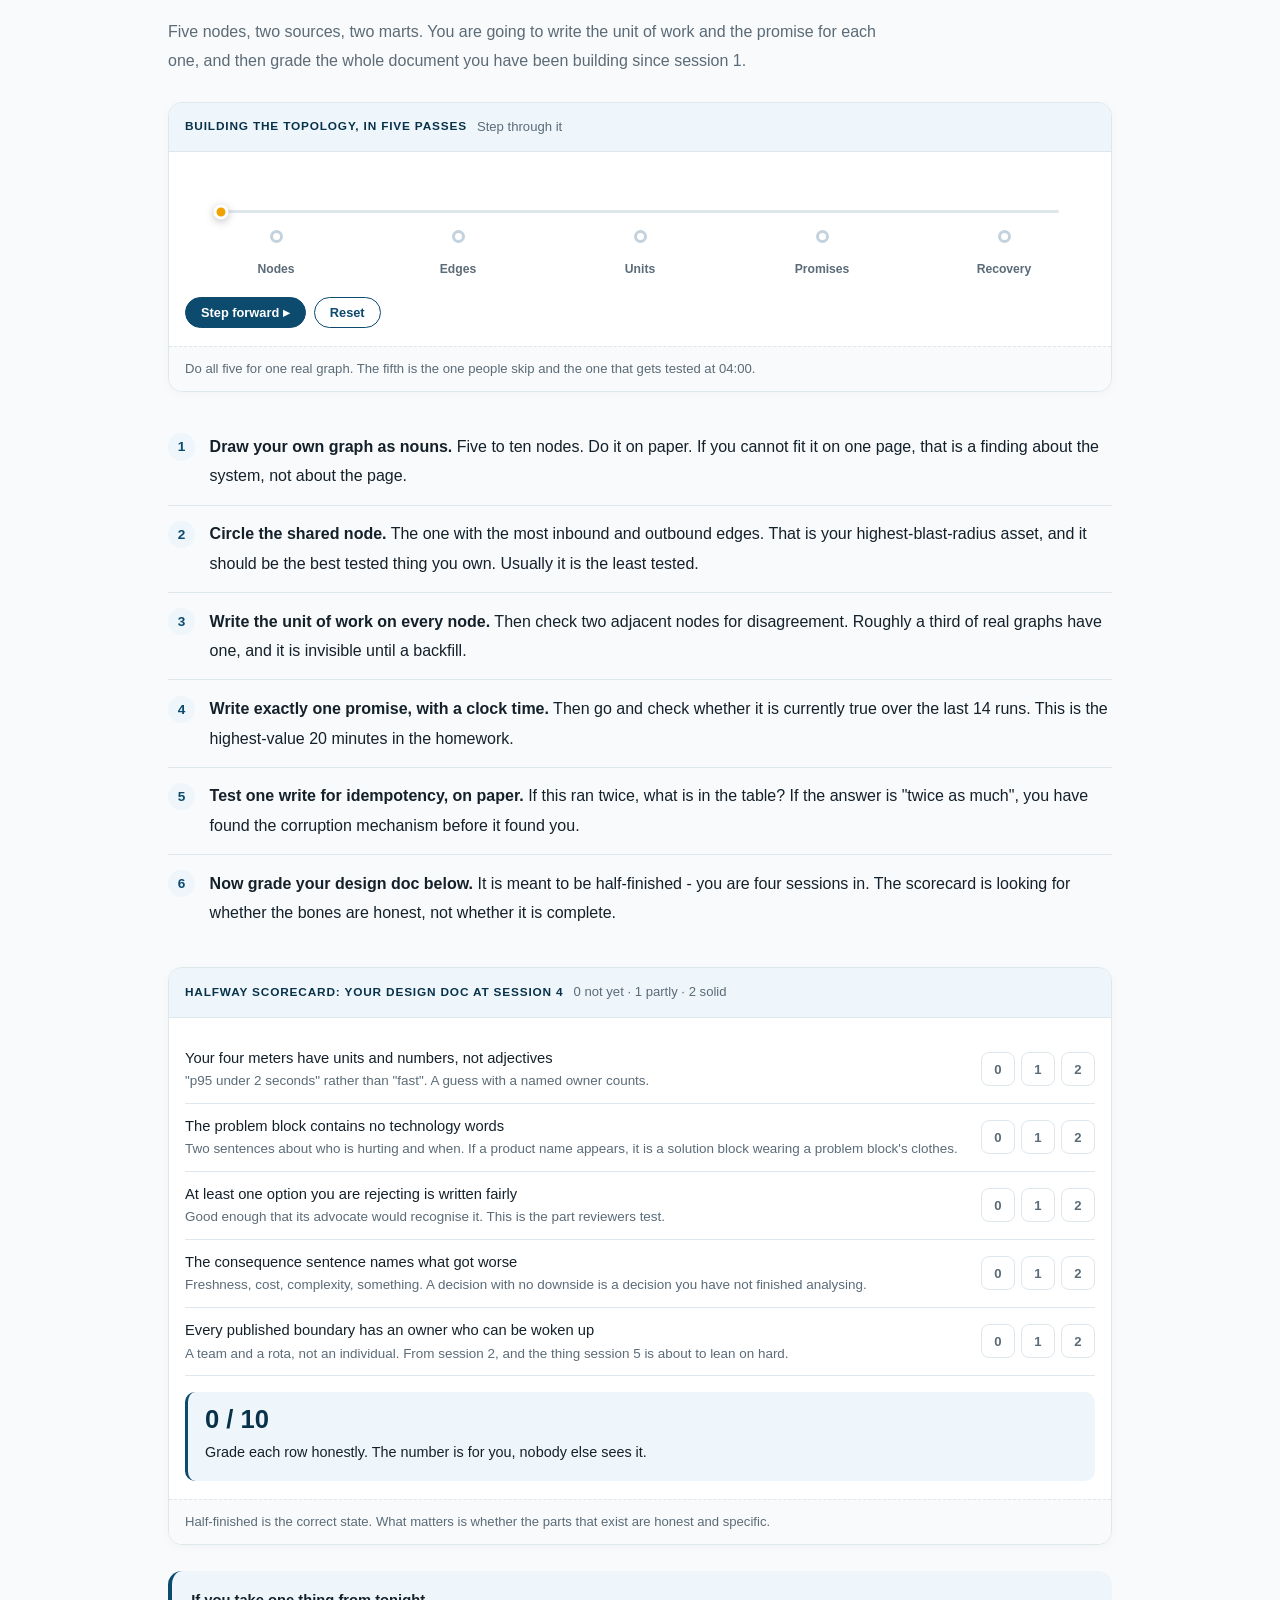
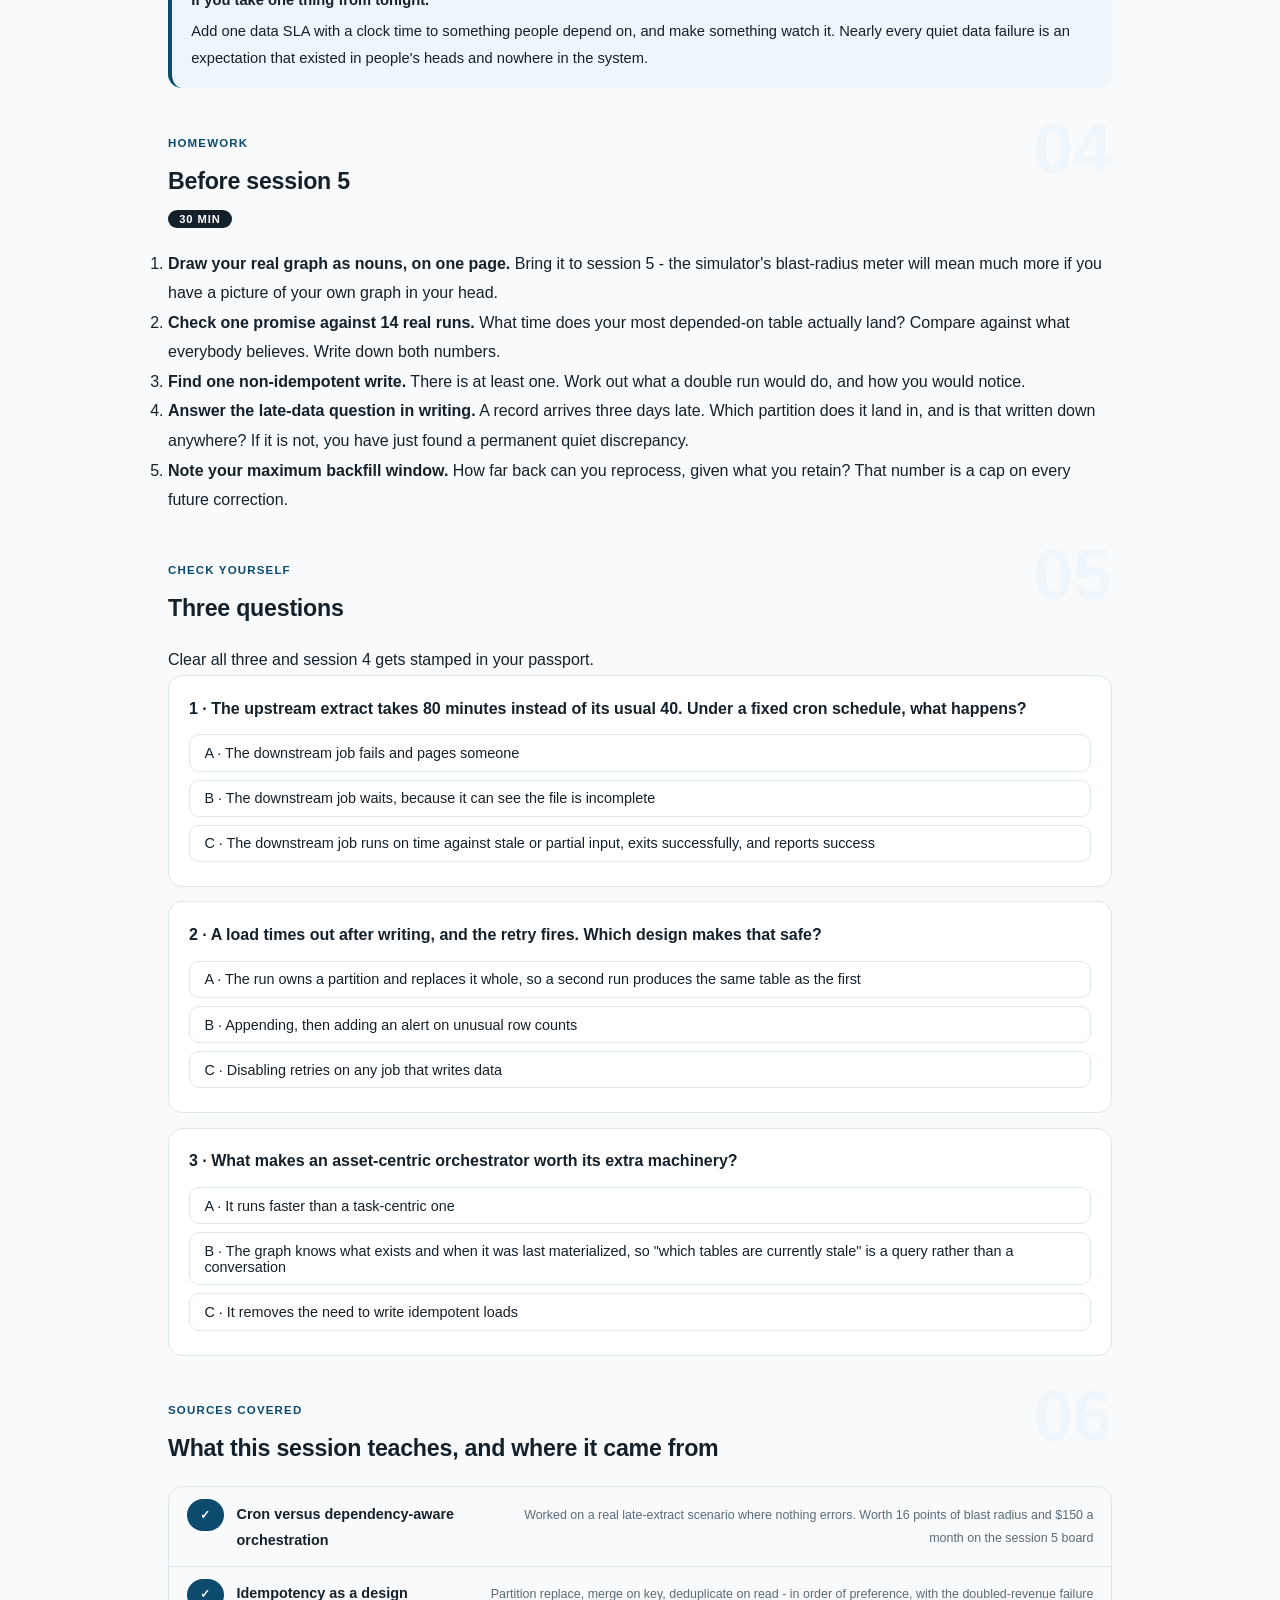
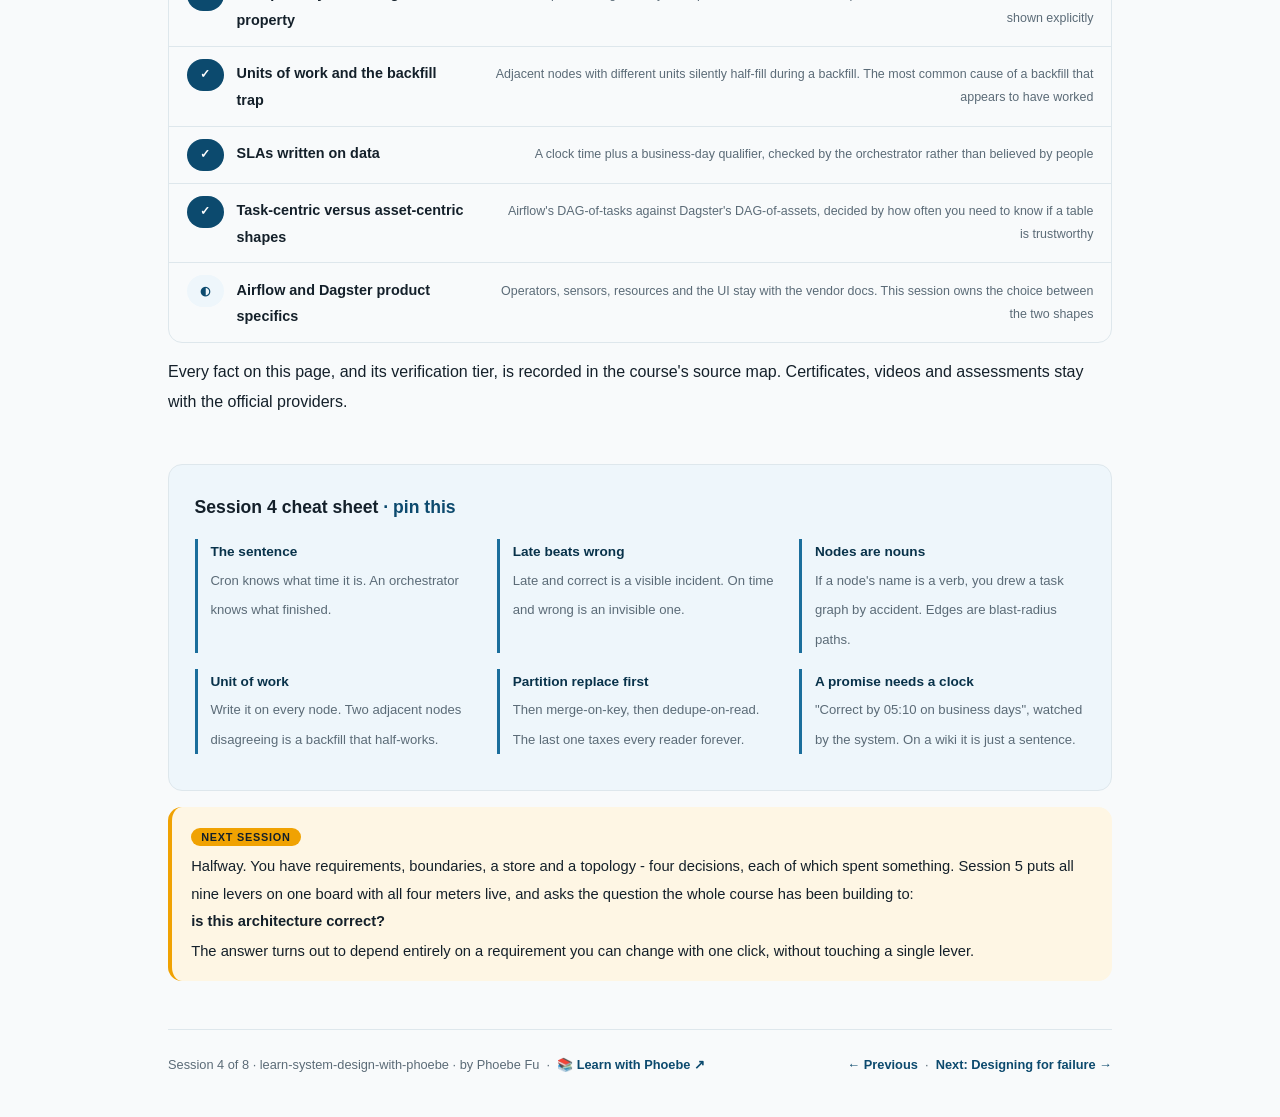
<file: courses/04-orchestration-topology.html>
<!DOCTYPE html>
<html lang="en">
<head>
<meta charset="UTF-8">
<meta name="viewport" content="width=device-width, initial-scale=1.0">
<!-- social:start -->
<meta name="description" content="Session 4 of 8. Cron knows what time it is. An orchestrator knows what finished. Idempotency as a design property, backfills that are boring, and SLAs on data rather than on services.">
<meta property="og:type" content="article">
<meta property="og:site_name" content="Learn with Phoebe">
<meta property="og:title" content="Orchestration topology - learn system design with phoebe">
<meta property="og:description" content="Session 4 of 8. Cron knows what time it is. An orchestrator knows what finished.">
<meta property="og:url" content="https://phoebefu6.github.io/learn-system-design-with-phoebe/courses/04-orchestration-topology.html">
<meta property="og:image" content="https://phoebefu6.github.io/learn-system-design-with-phoebe/assets/og-cover.png">
<meta property="og:image:width" content="1200">
<meta property="og:image:height" content="630">
<meta name="twitter:card" content="summary_large_image">
<meta name="twitter:title" content="Orchestration topology - learn system design with phoebe">
<meta name="twitter:description" content="Session 4 of 8. Dependencies, idempotency, backfills and SLAs on data.">
<meta name="twitter:image" content="https://phoebefu6.github.io/learn-system-design-with-phoebe/assets/og-cover.png">
<!-- social:end -->
<title>Session 4 · Orchestration topology - learn system design with phoebe</title>
<link rel="stylesheet" href="../assets/style.css?v=24">
</head>
<body>

<div class="toolbar">
  <div class="wrap">
    <span class="crumb"><a href="../index.html">learn-system-design-with-phoebe</a> / Session 4 of 8</span>
    <button class="btn" id="toggle-all" type="button">Expand all</button>
    <button class="btn primary" id="zoom-toggle" type="button">Projector zoom: off</button>
  </div>
</div>

<header class="masthead">
  <div class="wrap">
    <div class="eyebrow">Learn System Design with Phoebe · Session 4 of 8</div>
    <h1>Orchestration <span class="accent">topology</span></h1>
    <p class="sub">Cron knows what time it is. An orchestrator knows what finished. That one sentence is worth more than any tool comparison you will read this year, because almost every silent data failure you have ever had traces to a job that ran on schedule against inputs that were not there. Tonight: dependencies as a design decision, idempotency as a property rather than a trick, backfills that are boring on purpose, and SLAs written on data instead of on services.</p>
    <div class="chip-row">
      <span class="chip level">🟡 Medium</span>
      <span class="chip audience">Anyone whose data arrives on a schedule</span>
      <span class="chip audience">Halfway scorecard tonight</span>
      <span class="chip time">45 min</span>
    </div>
    <div class="agenda">
      <span class="a1" style="flex:1">0-3 · Welcome</span>
      <span class="a2" style="flex:4">3-18 · Time versus dependency, and idempotency</span>
      <span class="a3" style="flex:5">18-40 · Build-along: Daybreak's DAG and its data SLAs</span>
      <span class="a4" style="flex:1">40-45 · Q&amp;A</span>
    </div>
  </div>
</header>

<main class="wrap">

  <!-- ============ INTRO ============ -->
  <section class="section" id="intro">
    <div class="section-kicker">
      <span class="klabel">Part 0</span>
      <h2>Where we are</h2>
    </div>
    <p class="lede">Session 3 picked a load rhythm - 15-minute incremental micro-batches. Tonight is about the machine that runs that rhythm, and specifically about what it knows. This is the halfway point, and there is a scorecard at the end of the build-along that grades your design doc as a half-finished thing, which is what it should be.</p>

    <div class="legend">
      <span class="pill">🎫 Clear all three quiz questions to stamp your passport</span>
      <span class="pill">Live = presented in the 45 minutes</span>
      <span class="pill">Self-study = the full depth, after class</span>
    </div>

    <div class="callout win">
      <p><strong>★ What you walk out with tonight.</strong> Daybreak's dependency graph on paper, one data SLA written with a clock time in it, an idempotency rule for every write in the graph, and an honest halfway grade on the document you have been building since session 1.</p>
    </div>
  </section>

  <!-- ============ PART 1 ============ -->
  <section class="section" id="part-1">
    <div class="section-kicker">
      <span class="klabel">Part 1 · covers time versus dependency</span>
      <h2>The job ran. That is not the same as the job worked</h2>
      <span class="tag concept">7 min live</span>
    </div>
    <p class="lede">A schedule is a guess about how long the previous thing takes. It is a guess that is correct until the day it matters, and on that day nothing errors.</p>

    <figure class="zoomable">
      <svg viewBox="0 0 880 340" xmlns="http://www.w3.org/2000/svg" role="img" aria-label="A cron schedule where an upstream job runs late so the downstream job reads yesterday's data, compared with a dependency-aware orchestrator that waits">
        <style>
          .s4tH { font: 800 12px Inter, sans-serif; fill: #08324A; }
          .s4tB { font: 400 12px Inter, sans-serif; fill: #14202A; }
          .s4tN { font: 400 12px Inter, sans-serif; fill: #5B6B77; }
          .s4tR { font: 700 12px Inter, sans-serif; fill: #991B1B; }
          .s4tG { font: 700 12px Inter, sans-serif; fill: #08324A; }
        </style>
        <text class="s4tH" x="40" y="32">Cron · everything runs at a fixed time</text>
        <line x1="40" y1="46" x2="840" y2="46" stroke="#DEE7EC"/>

        <rect x="40" y="60" width="230" height="30" rx="6" fill="#0C4A6E" fill-opacity=".2" stroke="#0C4A6E"/>
        <text class="s4tB" x="54" y="80">extract · normally 02:00-02:40</text>
        <rect x="40" y="98" width="420" height="30" rx="6" fill="#FEF2F2" stroke="#FCA5A5"/>
        <text class="s4tB" x="54" y="118">extract, on the bad day · 02:00-03:20</text>
        <rect x="300" y="136" width="180" height="30" rx="6" fill="#F0A202" fill-opacity=".26" stroke="#F0A202"/>
        <text class="s4tB" x="314" y="156">transform · starts 03:00</text>
        <text class="s4tR" x="500" y="156">reads yesterday. Exits 0. Says success</text>

        <text class="s4tH" x="40" y="200">Orchestrator · things run when their inputs are ready</text>
        <line x1="40" y1="214" x2="840" y2="214" stroke="#DEE7EC"/>

        <rect x="40" y="228" width="420" height="30" rx="6" fill="#FEF2F2" stroke="#FCA5A5"/>
        <text class="s4tB" x="54" y="248">extract, on the bad day · 02:00-03:20</text>
        <rect x="466" y="228" width="180" height="30" rx="6" fill="#0C4A6E" fill-opacity=".2" stroke="#0C4A6E"/>
        <text class="s4tB" x="480" y="248">transform · starts 03:20</text>
        <text class="s4tG" x="666" y="248">correct, and 40 min late</text>

        <rect x="40" y="278" width="800" height="44" rx="10" fill="#EEF6FB" stroke="#0C4A6E" stroke-width="1.5"/>
        <text class="s4tH" x="60" y="305">Late and correct is an incident you can see. On time and wrong is one you cannot.</text>
      </svg>
      <figcaption>🔍 Click to zoom - the cron version has no error anywhere in it, which is exactly the problem</figcaption>
    </figure>

    <details class="card">
      <summary><span class="mode live">Live</span>What "dependency-aware" actually buys you<span class="mini">4 min</span><span class="caret">▶</span></summary>
      <div class="body">
        <ul>
          <li><strong>Correct ordering without guessing.</strong> Downstream starts when upstream finished, not when the clock says it probably has.</li>
          <li><strong>Failure that stops at a branch.</strong> If the payments extract fails, everything that depends on payments is skipped and marked, and everything that does not still runs. Under cron, the failure either takes out the whole chain or, worse, does not stop it at all.</li>
          <li><strong>A recorded history you can reason about.</strong> Which run produced this table, with what inputs, and did it succeed. This is the raw material for lineage in session 6.</li>
          <li><strong>SLAs that can be missed out loud.</strong> "This asset is expected by 05:10" is a statement the orchestrator can check and page on. Cron has no concept of expectation, only of instruction.</li>
        </ul>
        <div class="callout tip">
          <p>On the session 5 board this lever is worth <strong>16 points of blast radius and $150 a month</strong>, and it also takes 4 minutes off freshness because work no longer waits for a fixed clock gap. It is the only lever on the board that improves two meters at once.</p>
        </div>
      </div>
    </details>

    <div class="hotspot" data-title="Daybreak's graph, and the four places it can lie to you">
      <div class="hs-mock">
        <svg viewBox="0 0 880 300" xmlns="http://www.w3.org/2000/svg" role="img" aria-label="Daybreak's pipeline graph from checkout extract through staging and transform to marts and the dashboard, with a payments branch">
          <style>
            .s4gH { font: 700 12px Inter, sans-serif; fill: #08324A; }
            .s4gN { font: 400 11.5px Inter, sans-serif; fill: #5B6B77; }
          </style>
          <rect x="30" y="40" width="150" height="52" rx="9" fill="#EEF6FB" stroke="#0C4A6E"/>
          <text class="s4gH" x="44" y="64">checkout extract</text>
          <text class="s4gN" x="44" y="82">02:00 · 40 min</text>

          <rect x="30" y="152" width="150" height="52" rx="9" fill="#EEF6FB" stroke="#0C4A6E"/>
          <text class="s4gH" x="44" y="176">payments extract</text>
          <text class="s4gN" x="44" y="194">02:00 · 12 min</text>

          <rect x="242" y="96" width="150" height="52" rx="9" fill="#fff" stroke="#DEE7EC"/>
          <text class="s4gH" x="256" y="120">staging</text>
          <text class="s4gN" x="256" y="138">typed, deduped</text>

          <rect x="454" y="96" width="150" height="52" rx="9" fill="#fff" stroke="#DEE7EC"/>
          <text class="s4gH" x="468" y="120">transform</text>
          <text class="s4gN" x="468" y="138">star schema</text>

          <rect x="666" y="40" width="174" height="52" rx="9" fill="#FEF6E4" stroke="#F0A202"/>
          <text class="s4gH" x="680" y="64">revenue mart</text>
          <text class="s4gN" x="680" y="82">SLA 05:10</text>

          <rect x="666" y="152" width="174" height="52" rx="9" fill="#FEF6E4" stroke="#F0A202"/>
          <text class="s4gH" x="680" y="176">refunds mart</text>
          <text class="s4gN" x="680" y="194">SLA 06:00</text>

          <path d="M180 66 L242 110 M180 178 L242 134 M392 122 L454 122 M604 114 L666 78 M604 130 L666 170" stroke="#C3D2DC" stroke-width="2" fill="none"/>
          <text class="s4gN" x="30" y="248">Two sources, one shared staging layer, two marts with different promises.</text>
          <text class="s4gN" x="30" y="270">Four numbered failure points below. None of them produce an error message.</text>
        </svg>
      </div>
      <button class="hs-pin" style="--x:12%;--y:22%" data-title="Late, not failed"
              data-cap="Checkout takes 80 minutes instead of 40. Nothing errored. Under a fixed schedule, staging reads a partial file and everything downstream is quietly wrong."></button>
      <button class="hs-pin" style="--x:36%;--y:40%" data-title="The shared layer"
              data-cap="Staging is where both sources meet, which makes it the highest-blast-radius asset in the graph. Everything downstream of a shared node inherits its failures."></button>
      <button class="hs-pin" style="--x:60%;--y:40%" data-title="Not idempotent"
              data-cap="If transform appends rather than replacing its partition, one retry doubles Daybreak's revenue. The retry is not the bug. The append is."></button>
      <button class="hs-pin" style="--x:85%;--y:22%" data-title="The SLA nobody checks"
              data-cap="05:10 is a promise only if something is watching the clock and paging when it passes. Written on a wiki, it is a sentence. Written in the orchestrator, it is an alarm."></button>
    </div>
  </section>

  <!-- ============ PART 2 ============ -->
  <section class="section" id="part-2">
    <div class="section-kicker">
      <span class="klabel">Part 2 · covers idempotency</span>
      <h2>Idempotency is what makes "just run it again" a boring sentence</h2>
      <span class="tag concept">6 min live</span>
    </div>
    <p class="lede">Every retry, every backfill and every manual re-run in your future depends on one property: running it twice produces the same result as running it once. Get this wrong and your recovery mechanism is a corruption mechanism.</p>

    <figure class="zoomable">
      <svg viewBox="0 0 880 300" xmlns="http://www.w3.org/2000/svg" role="img" aria-label="An append-based load doubling revenue on a retry compared with a partition-replace load that is safe to re-run">
        <style>
          .s4iH { font: 800 13px Inter, sans-serif; }
          .s4iB { font: 400 12px Inter, sans-serif; fill: #14202A; }
          .s4iN { font: 400 12px Inter, sans-serif; fill: #5B6B77; }
        </style>
        <rect x="40" y="40" width="390" height="184" rx="12" fill="#FEF2F2" stroke="#FCA5A5" stroke-width="1.5"/>
        <text class="s4iH" x="58" y="72" fill="#991B1B">✗ INSERT INTO fact_orders</text>
        <text class="s4iB" x="58" y="102">Run 1 · 18,000 rows · $412,000</text>
        <text class="s4iB" x="58" y="124">Timeout on the write. Retry fires</text>
        <text class="s4iB" x="58" y="146">Run 2 · 18,000 rows appended again</text>
        <text class="s4iB" x="58" y="176" fill="#991B1B">Total: 36,000 rows · $824,000</text>
        <text class="s4iN" x="58" y="200">Nothing errored. The board pack is wrong</text>

        <rect x="450" y="40" width="390" height="184" rx="12" fill="#EEF6FB" stroke="#0C4A6E" stroke-width="1.5"/>
        <text class="s4iH" x="468" y="72" fill="#08324A">✓ DELETE partition, then INSERT</text>
        <text class="s4iB" x="468" y="102">Run 1 · partition 2026-08-25 written</text>
        <text class="s4iB" x="468" y="124">Timeout on the write. Retry fires</text>
        <text class="s4iB" x="468" y="146">Run 2 · same partition replaced</text>
        <text class="s4iB" x="468" y="176" fill="#08324A">Total: 18,000 rows · $412,000</text>
        <text class="s4iN" x="468" y="200">Run it five times. Same answer</text>

        <text class="s4iN" x="40" y="258">The unit of idempotency is the partition. Pick it in the design, not when the retry fails.</text>
        <text class="s4iN" x="40" y="280">Everything downstream of a non-idempotent write inherits the problem.</text>
      </svg>
      <figcaption>🔍 Click to zoom - the retry did what it was told, which is why the design has to make that safe</figcaption>
    </figure>

    <details class="card">
      <summary><span class="mode live">Live</span>Three ways to get idempotency, in order of preference<span class="mini">4 min</span><span class="caret">▶</span></summary>
      <div class="body">
        <ul>
          <li><strong>Replace a partition.</strong> The run owns a time slice and rewrites it whole. Simplest to reason about, easiest to backfill, and it is what you should reach for unless something prevents it.</li>
          <li><strong>Merge on a key.</strong> Upsert by a natural or surrogate key. Correct, slightly more expensive, and it needs a key you genuinely trust to be unique - which is a contract question from session 2.</li>
          <li><strong>Deduplicate on read.</strong> Write freely, resolve duplicates in the query. Sometimes the only option with an append-only source, but it moves the cost to every reader forever, and readers forget.</li>
        </ul>
        <div class="callout example">
          <span class="ex-pill">The design rule</span>
          <p>Write down the <strong>unit of work</strong> for every node in the graph: "one calendar day of orders", "one hour of events". If two nodes disagree about the unit, backfilling one of them will silently half-fill the other. This is the most common cause of a backfill that looks like it worked.</p>
        </div>
      </div>
    </details>

    <details class="card">
      <summary><span class="mode self">Self-study</span>Task-centric versus asset-centric orchestration<span class="mini">4 min</span><span class="caret">▶</span></summary>
      <div class="body">
        <p>Two shapes, and the difference is what the graph's nodes are.</p>
        <ul>
          <li><strong>Task-centric</strong> (the classic Airflow shape). Nodes are things to do. "Run this script, then that one." Flexible, familiar to anyone who has written a shell pipeline, and the graph knows nothing about what the tasks produce. Freshness questions have to be answered outside it.</li>
          <li><strong>Asset-centric</strong> (the Dagster shape). Nodes are things that exist - tables, files, models. The graph knows that <span class="mono">fact_orders</span> exists, when it was last materialized, and what it depends on. "Which assets are stale" becomes a question the system can answer rather than one you ask a person.</li>
        </ul>
        <p>Neither is correct in general. The useful test: <strong>how often do you need to know whether a specific table is currently trustworthy?</strong> If that question comes up weekly, the asset shape is doing work for you. If your pipeline is five steps and one output, the task shape is less machinery for the same result.</p>
        <p>The product docs own the click-through. What this session owns is the choice, and the choice is about which question you ask most.</p>
      </div>
    </details>

    <details class="card">
      <summary><span class="mode self">Self-study</span>Backfills, late-arriving data and the reprocessing window<span class="mini">3 min</span><span class="caret">▶</span></summary>
      <div class="body">
        <p>Three design decisions people make by accident and then live with for years:</p>
        <ul>
          <li><strong>How far back can you reprocess?</strong> If raw data is retained for 30 days, your maximum backfill is 30 days, and you have just capped your ability to fix any error older than a month. That is a design decision whether or not anyone made it deliberately.</li>
          <li><strong>What happens to a record that arrives three days late?</strong> Does it land in the partition of the day it happened, or the day it arrived? Both are defensible. Only one of them is written down, and the other one produces a permanent quiet discrepancy with finance.</li>
          <li><strong>Can a backfill run alongside the normal schedule?</strong> If not, every correction is an outage, and people will avoid correcting things.</li>
        </ul>
      </div>
    </details>
  </section>

  <!-- ============ DEMO ============ -->
  <section class="section" id="demo-1">
    <div class="section-kicker">
      <span class="klabel">Build-along</span>
      <h2>Draw Daybreak's graph, then write one promise on it</h2>
      <span class="tag demo">★ 22 min · everyone builds</span>
    </div>
    <p class="lede">Five nodes, two sources, two marts. You are going to write the unit of work and the promise for each one, and then grade the whole document you have been building since session 1.</p>

    <div class="tick" data-stages="Nodes|Edges|Units|Promises|Recovery" data-title="Building the topology, in five passes" data-foot="Do all five for one real graph. The fifth is the one people skip and the one that gets tested at 04:00.">
      <p class="tick-note" data-stage="0"><b>Nodes.</b> Name the things that exist, not the scripts that run. "fact_orders", "revenue mart", "staging orders". If a node's name is a verb, you are drawing a task graph by accident.</p>
      <p class="tick-note" data-stage="1"><b>Edges.</b> Draw them from what a node reads, not from what order things happened to be built in. Every edge you draw is a blast-radius path, and every one you can delete is worth deleting.</p>
      <p class="tick-note" data-stage="2"><b>Units.</b> One calendar day, one hour, one full snapshot. Write it on every node. Two adjacent nodes with different units is a bug waiting for a backfill.</p>
      <p class="tick-note" data-stage="3"><b>Promises.</b> A clock time and a business-day qualifier on the nodes people actually depend on. "Revenue mart, correct and complete by 05:10 on business days." Two or three promises, not twenty.</p>
      <p class="tick-note" data-stage="4"><b>Recovery.</b> For each node: what does a re-run do, how far back can you go, and who is allowed to press it. If the answer to the last one is "one person, and they are on holiday", that is your real availability number.</p>
    </div>

    <div class="steps">
      <div class="step"><p><strong>Draw your own graph as nouns.</strong> Five to ten nodes. Do it on paper. If you cannot fit it on one page, that is a finding about the system, not about the page.</p></div>
      <div class="step"><p><strong>Circle the shared node.</strong> The one with the most inbound and outbound edges. That is your highest-blast-radius asset, and it should be the best tested thing you own. Usually it is the least tested.</p></div>
      <div class="step"><p><strong>Write the unit of work on every node.</strong> Then check two adjacent nodes for disagreement. Roughly a third of real graphs have one, and it is invisible until a backfill.</p></div>
      <div class="step"><p><strong>Write exactly one promise, with a clock time.</strong> Then go and check whether it is currently true over the last 14 runs. This is the highest-value 20 minutes in the homework.</p></div>
      <div class="step"><p><strong>Test one write for idempotency, on paper.</strong> If this ran twice, what is in the table? If the answer is "twice as much", you have found the corruption mechanism before it found you.</p></div>
      <div class="step"><p><strong>Now grade your design doc below.</strong> It is meant to be half-finished - you are four sessions in. The scorecard is looking for whether the bones are honest, not whether it is complete.</p></div>
    </div>

    <div class="scorecard" data-title="Halfway scorecard: your design doc at session 4" data-foot="Half-finished is the correct state. What matters is whether the parts that exist are honest and specific.">
      <div class="sc-row"><div class="sc-q">Your four meters have units and numbers, not adjectives
        <em>"p95 under 2 seconds" rather than "fast". A guess with a named owner counts.</em></div></div>
      <div class="sc-row"><div class="sc-q">The problem block contains no technology words
        <em>Two sentences about who is hurting and when. If a product name appears, it is a solution block wearing a problem block's clothes.</em></div></div>
      <div class="sc-row"><div class="sc-q">At least one option you are rejecting is written fairly
        <em>Good enough that its advocate would recognise it. This is the part reviewers test.</em></div></div>
      <div class="sc-row"><div class="sc-q">The consequence sentence names what got worse
        <em>Freshness, cost, complexity, something. A decision with no downside is a decision you have not finished analysing.</em></div></div>
      <div class="sc-row"><div class="sc-q">Every published boundary has an owner who can be woken up
        <em>A team and a rota, not an individual. From session 2, and the thing session 5 is about to lean on hard.</em></div></div>
    </div>

    <div class="callout tip">
      <p><strong>If you take one thing from tonight.</strong> Add one data SLA with a clock time to something people depend on, and make something watch it. Nearly every quiet data failure is an expectation that existed in people's heads and nowhere in the system.</p>
    </div>
  </section>

  <!-- ============ HOMEWORK ============ -->
  <section class="section" id="exercise">
    <div class="section-kicker">
      <span class="klabel">Homework</span>
      <h2>Before session 5</h2>
      <span class="tag exercise">30 min</span>
    </div>
    <ol>
      <li><strong>Draw your real graph as nouns, on one page.</strong> Bring it to session 5 - the simulator's blast-radius meter will mean much more if you have a picture of your own graph in your head.</li>
      <li><strong>Check one promise against 14 real runs.</strong> What time does your most depended-on table actually land? Compare against what everybody believes. Write down both numbers.</li>
      <li><strong>Find one non-idempotent write.</strong> There is at least one. Work out what a double run would do, and how you would notice.</li>
      <li><strong>Answer the late-data question in writing.</strong> A record arrives three days late. Which partition does it land in, and is that written down anywhere? If it is not, you have just found a permanent quiet discrepancy.</li>
      <li><strong>Note your maximum backfill window.</strong> How far back can you reprocess, given what you retain? That number is a cap on every future correction.</li>
    </ol>
  </section>

  <!-- ============ QUIZ ============ -->
  <section class="section" id="quiz">
    <div class="section-kicker">
      <span class="klabel">Check yourself</span>
      <h2>Three questions</h2>
    </div>
    <p>Clear all three and session 4 gets stamped in your passport.</p>

    <div class="quiz-q" data-answer="2">
      <p class="qtext">1 · The upstream extract takes 80 minutes instead of its usual 40. Under a fixed cron schedule, what happens?</p>
      <button class="qopt" type="button">A · The downstream job fails and pages someone</button>
      <button class="qopt" type="button">B · The downstream job waits, because it can see the file is incomplete</button>
      <button class="qopt" type="button">C · The downstream job runs on time against stale or partial input, exits successfully, and reports success</button>
      <p class="qwhy">Cron knows what time it is, not what finished. The job did what it was told. Nothing in the run produced an error, which is precisely why this failure is discovered by a human reading a wrong number rather than by an alert.</p>
    </div>

    <div class="quiz-q" data-answer="0">
      <p class="qtext">2 · A load times out after writing, and the retry fires. Which design makes that safe?</p>
      <button class="qopt" type="button">A · The run owns a partition and replaces it whole, so a second run produces the same table as the first</button>
      <button class="qopt" type="button">B · Appending, then adding an alert on unusual row counts</button>
      <button class="qopt" type="button">C · Disabling retries on any job that writes data</button>
      <p class="qwhy">Partition replace is the simplest idempotency to reason about and the easiest to backfill. An alert catches the damage after the fact. Disabling retries removes your recovery mechanism because a write was designed badly - fix the write.</p>
    </div>

    <div class="quiz-q" data-answer="1">
      <p class="qtext">3 · What makes an asset-centric orchestrator worth its extra machinery?</p>
      <button class="qopt" type="button">A · It runs faster than a task-centric one</button>
      <button class="qopt" type="button">B · The graph knows what exists and when it was last materialized, so "which tables are currently stale" is a query rather than a conversation</button>
      <button class="qopt" type="button">C · It removes the need to write idempotent loads</button>
      <p class="qwhy">Nodes are things that exist rather than things to do. If you frequently need to know whether a specific table is trustworthy right now, the asset shape answers it. If your pipeline is five steps and one output, it is machinery you do not need yet.</p>
    </div>

    <p class="quiz-score"></p>
  </section>

  <!-- ============ OFFICIAL COVERAGE ============ -->
  <section class="section" id="official">
    <div class="section-kicker">
      <span class="klabel">Sources covered</span>
      <h2>What this session teaches, and where it came from</h2>
    </div>
    <div class="covered">
      <div class="covered-row"><span class="status pill solid">✓</span><span class="name">Cron versus dependency-aware orchestration</span><span class="note">Worked on a real late-extract scenario where nothing errors. Worth 16 points of blast radius and $150 a month on the session 5 board</span></div>
      <div class="covered-row"><span class="status pill solid">✓</span><span class="name">Idempotency as a design property</span><span class="note">Partition replace, merge on key, deduplicate on read - in order of preference, with the doubled-revenue failure shown explicitly</span></div>
      <div class="covered-row"><span class="status pill solid">✓</span><span class="name">Units of work and the backfill trap</span><span class="note">Adjacent nodes with different units silently half-fill during a backfill. The most common cause of a backfill that appears to have worked</span></div>
      <div class="covered-row"><span class="status pill solid">✓</span><span class="name">SLAs written on data</span><span class="note">A clock time plus a business-day qualifier, checked by the orchestrator rather than believed by people</span></div>
      <div class="covered-row"><span class="status pill solid">✓</span><span class="name">Task-centric versus asset-centric shapes</span><span class="note">Airflow's DAG-of-tasks against Dagster's DAG-of-assets, decided by how often you need to know if a table is trustworthy</span></div>
      <div class="covered-row"><span class="status pill light">◐</span><span class="name">Airflow and Dagster product specifics</span><span class="note">Operators, sensors, resources and the UI stay with the vendor docs. This session owns the choice between the two shapes</span></div>
    </div>
    <p class="mono" style="margin-top:14px">Every fact on this page, and its verification tier, is recorded in the course's source map. Certificates, videos and assessments stay with the official providers.</p>
  </section>

  <!-- ============ CHEAT SHEET ============ -->
  <section class="cheat" id="cheatsheet">
    <h3>Session 4 cheat sheet <span>· pin this</span></h3>
    <div class="grid-2">
      <div class="cheat-item"><b>The sentence</b><span>Cron knows what time it is. An orchestrator knows what finished.</span></div>
      <div class="cheat-item"><b>Late beats wrong</b><span>Late and correct is a visible incident. On time and wrong is an invisible one.</span></div>
      <div class="cheat-item"><b>Nodes are nouns</b><span>If a node's name is a verb, you drew a task graph by accident. Edges are blast-radius paths.</span></div>
      <div class="cheat-item"><b>Unit of work</b><span>Write it on every node. Two adjacent nodes disagreeing is a backfill that half-works.</span></div>
      <div class="cheat-item"><b>Partition replace first</b><span>Then merge-on-key, then dedupe-on-read. The last one taxes every reader forever.</span></div>
      <div class="cheat-item"><b>A promise needs a clock</b><span>"Correct by 05:10 on business days", watched by the system. On a wiki it is just a sentence.</span></div>
    </div>
  </section>

  <div class="callout next">
    <span class="nx-pill">Next session</span>
    <p>Halfway. You have requirements, boundaries, a store and a topology - four decisions, each of which spent something. Session 5 puts all nine levers on one board with all four meters live, and asks the question the whole course has been building to: <strong>is this architecture correct?</strong> The answer turns out to depend entirely on a requirement you can change with one click, without touching a single lever.</p>
  </div>

  <footer class="pagefoot">
    <span>Session 4 of 8 · learn-system-design-with-phoebe · by Phoebe Fu &nbsp;·&nbsp; 📚 <a href="https://phoebefu6.github.io/learn-with-phoebe/">Learn with Phoebe ↗</a></span>
    <span><a href="03-storage-and-serving.html">← Previous</a> &nbsp;·&nbsp; <a href="05-designing-for-failure.html">Next: Designing for failure →</a></span>
  </footer>

</main>

<script src="../assets/app.js?v=22"></script>
</body>
</html>
</file>
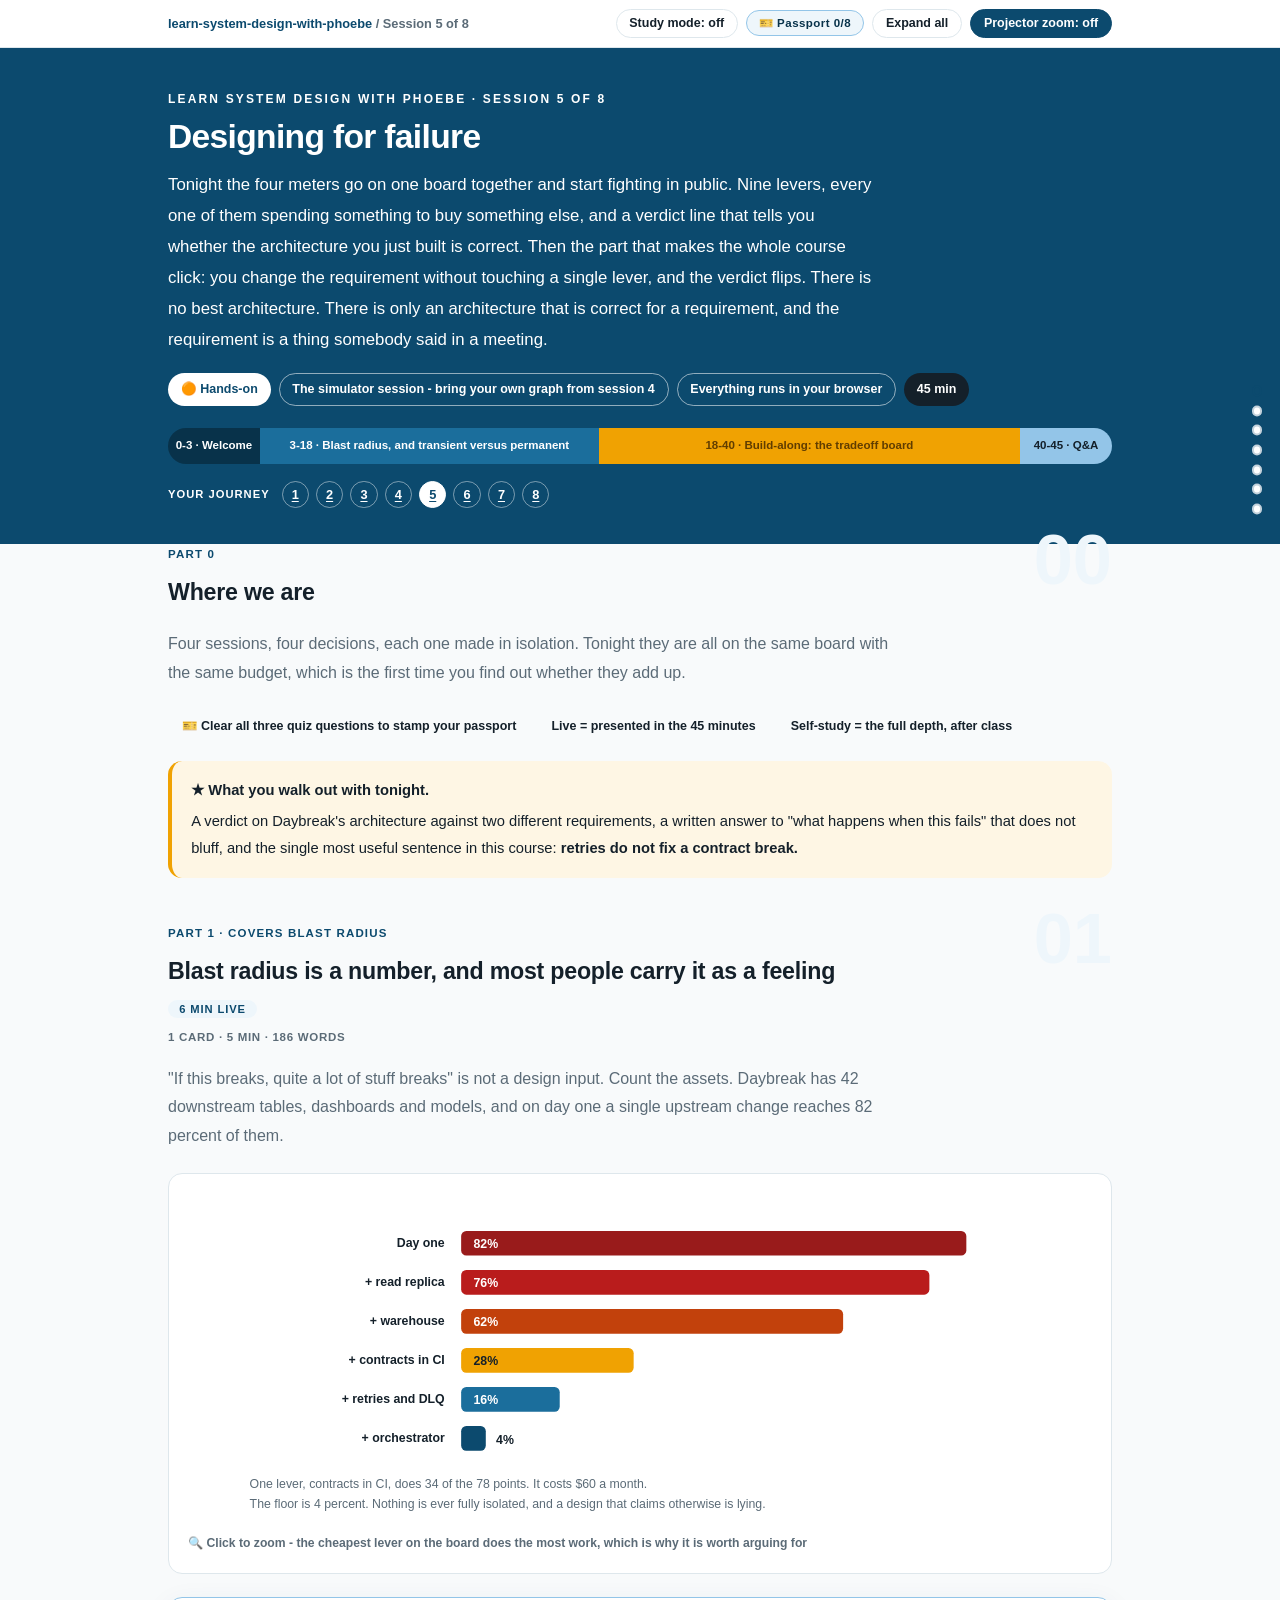
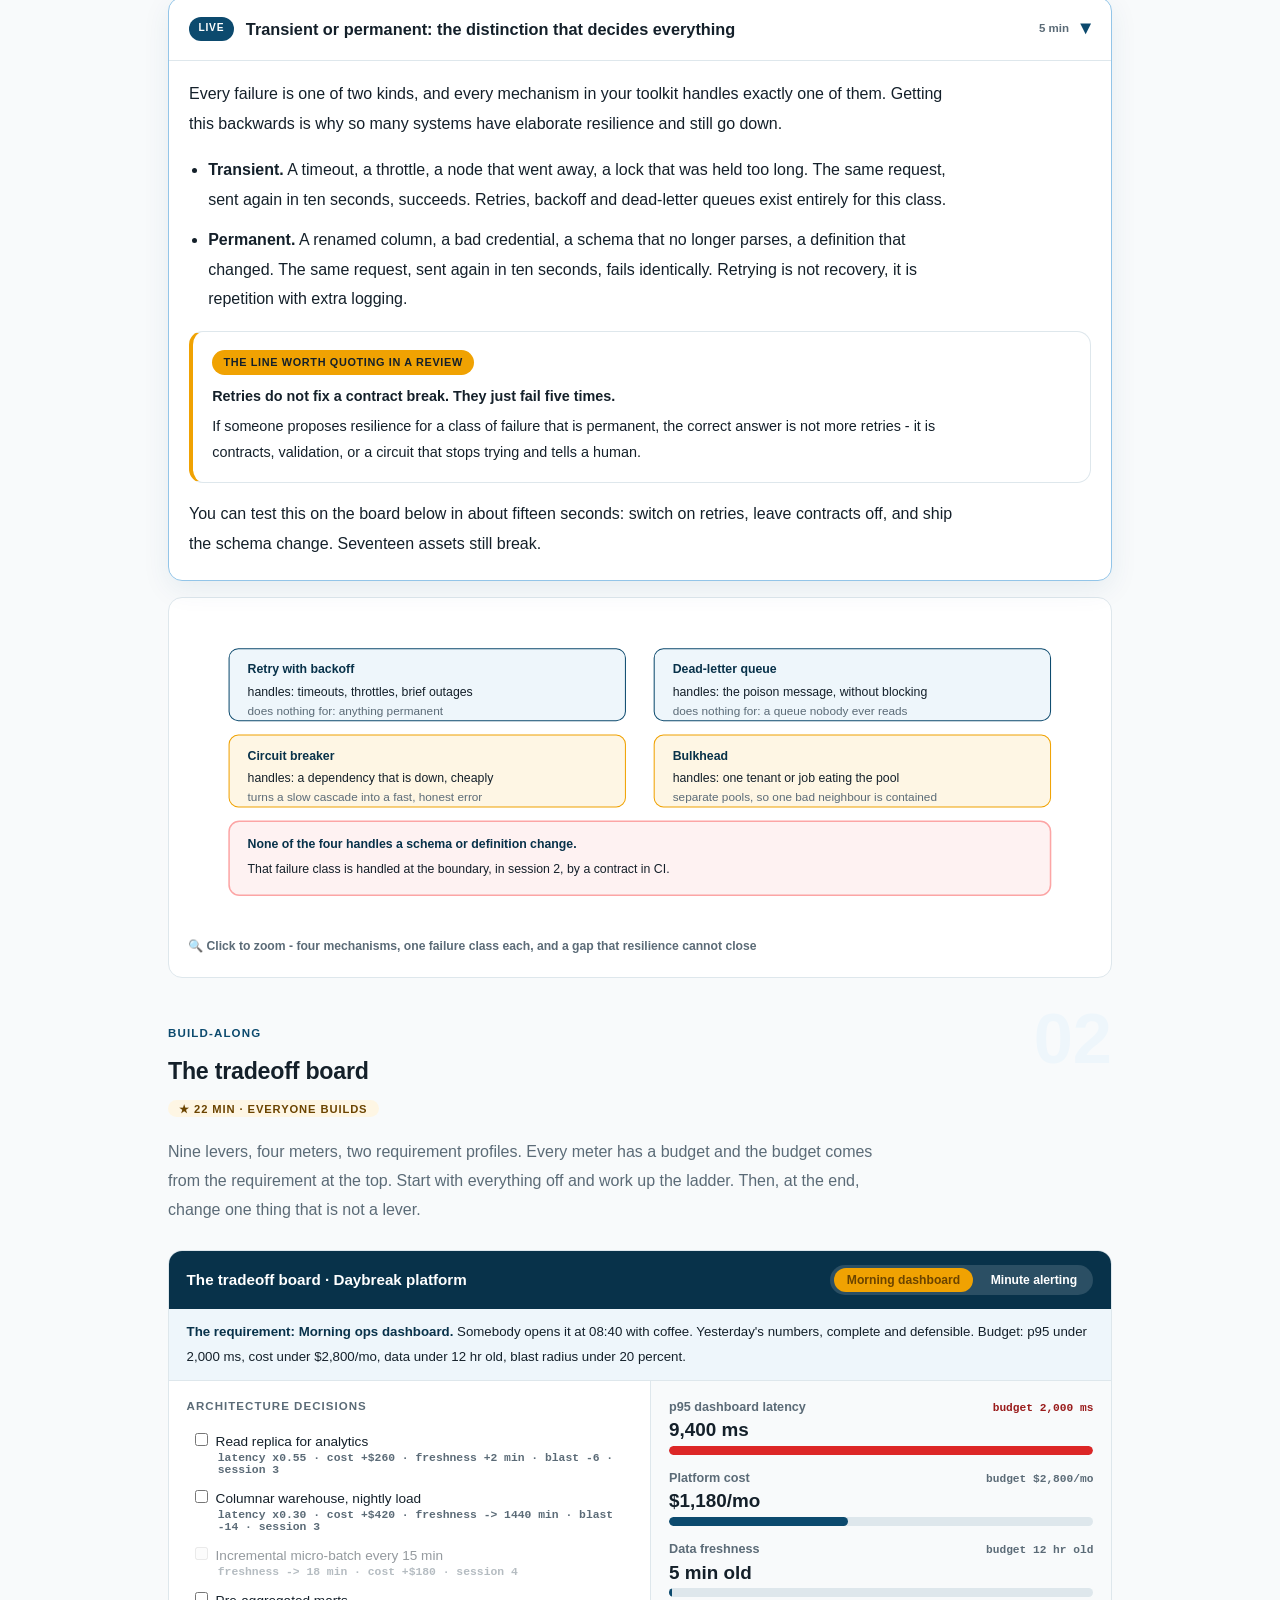
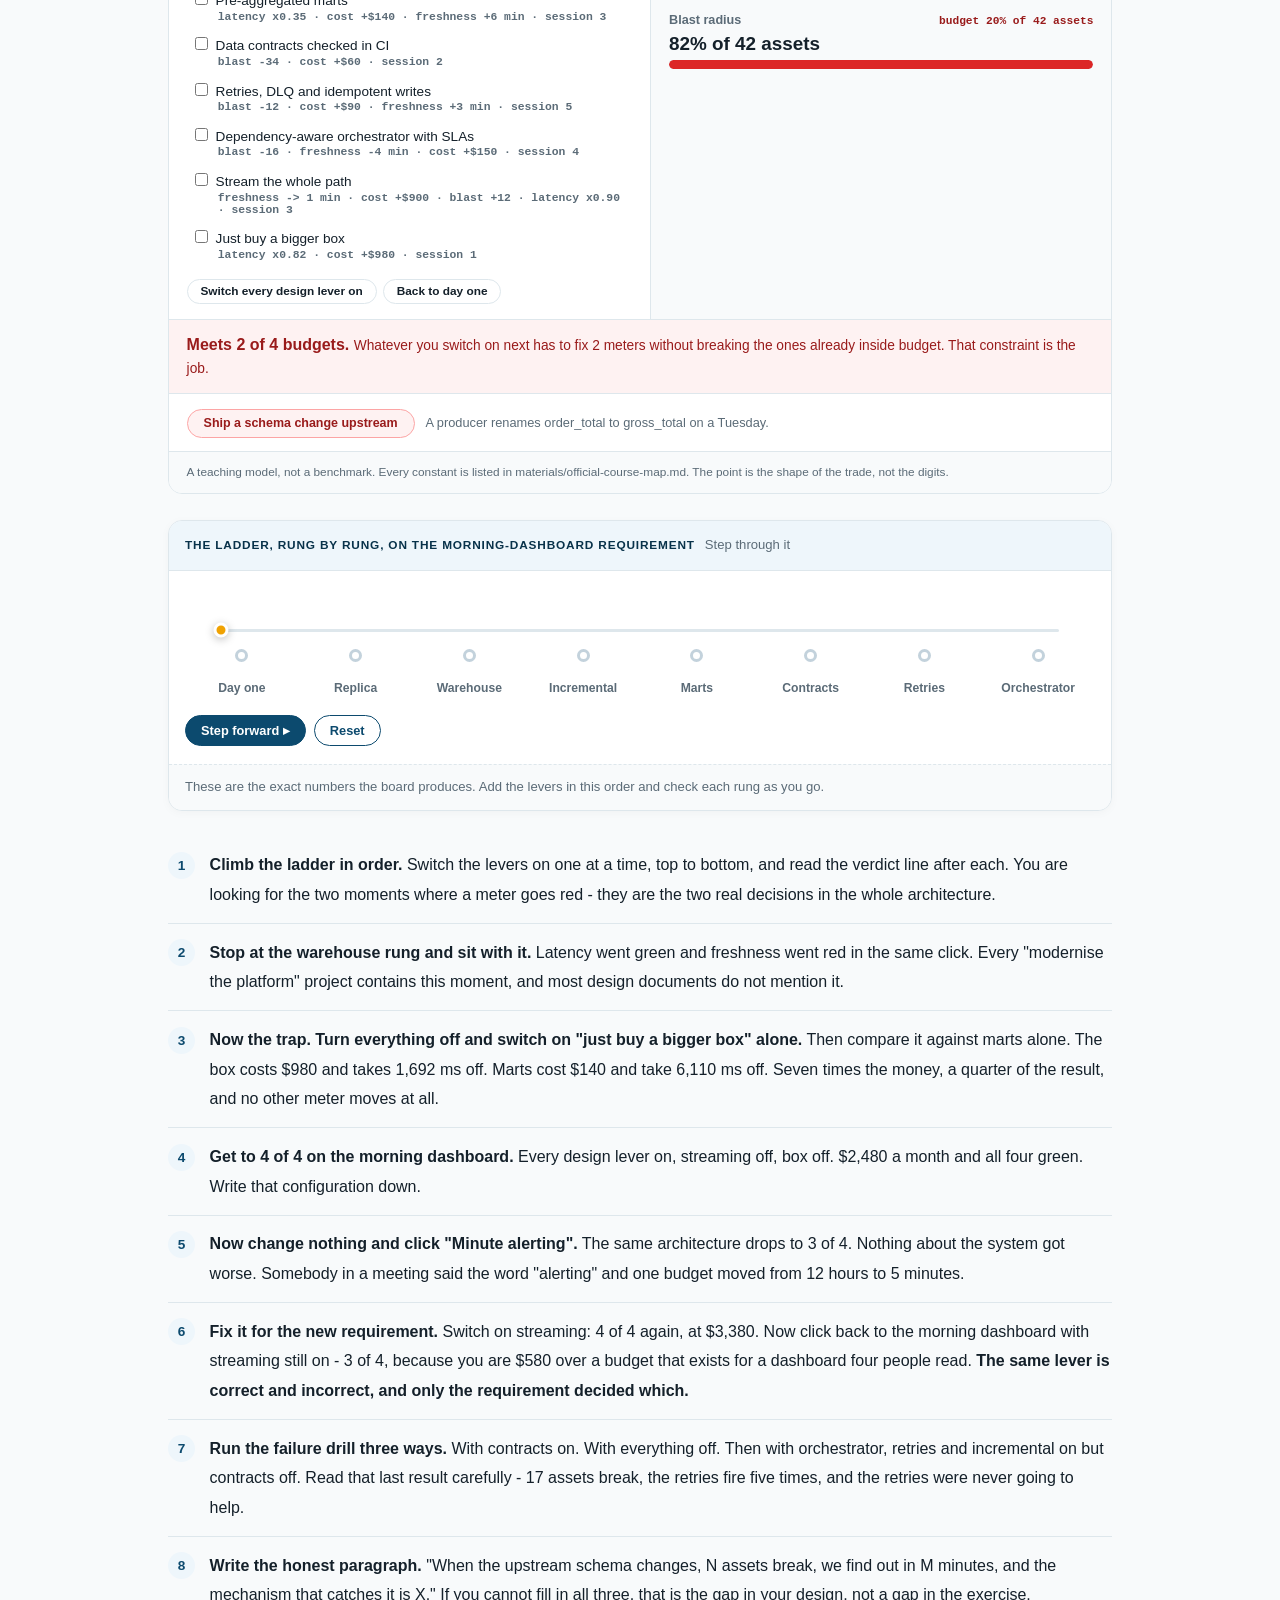
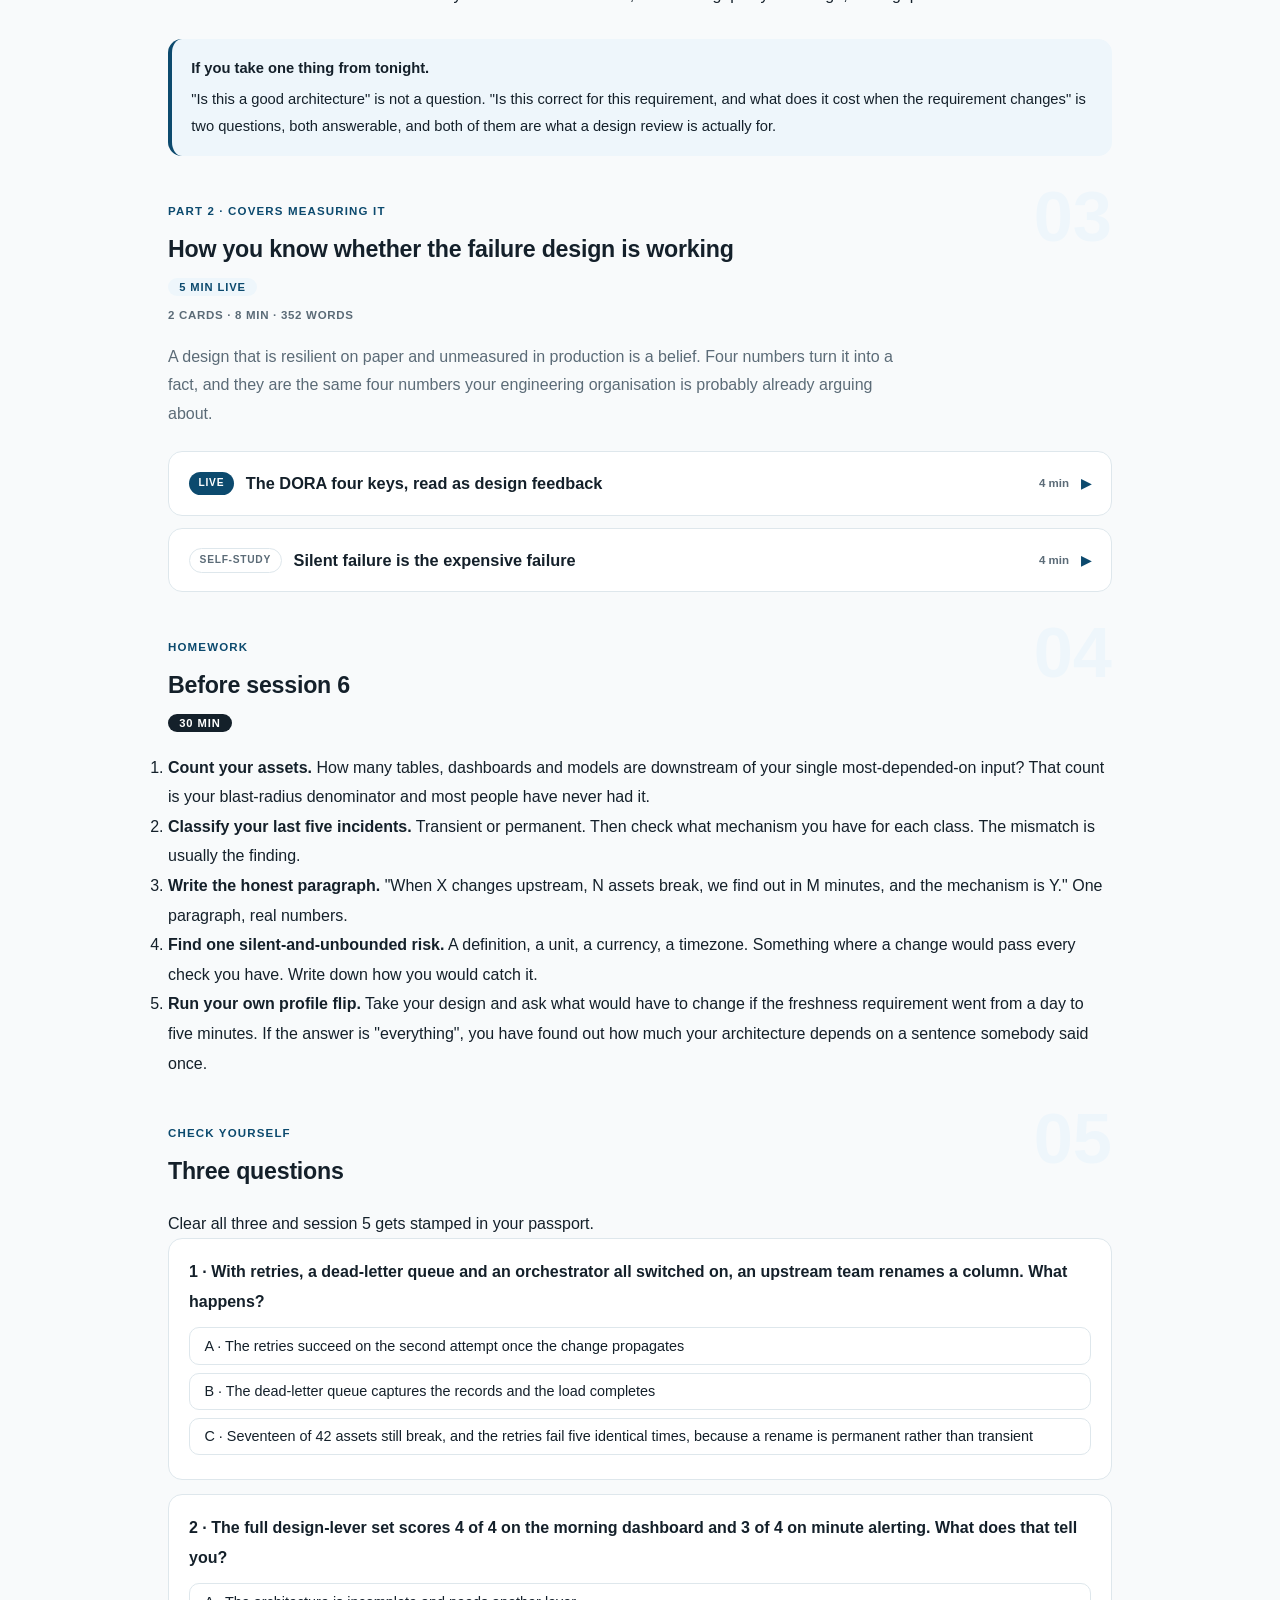
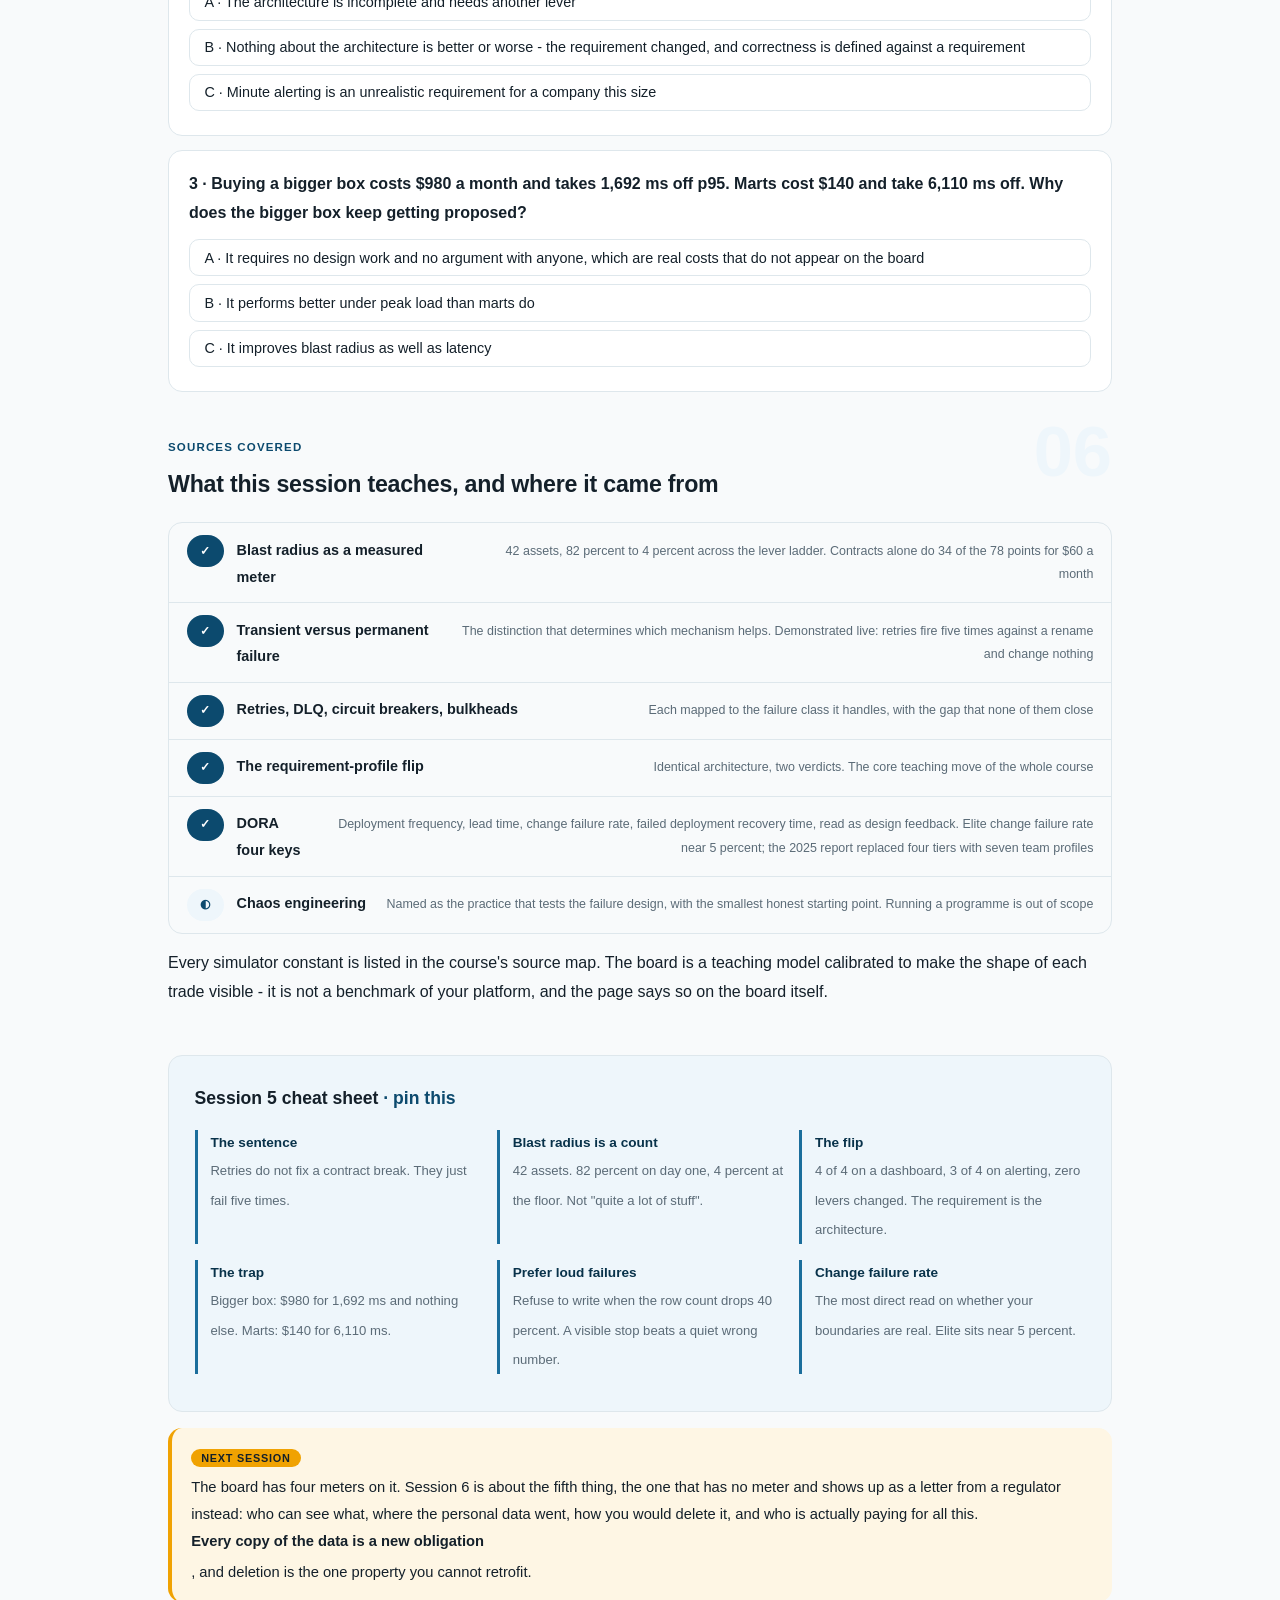
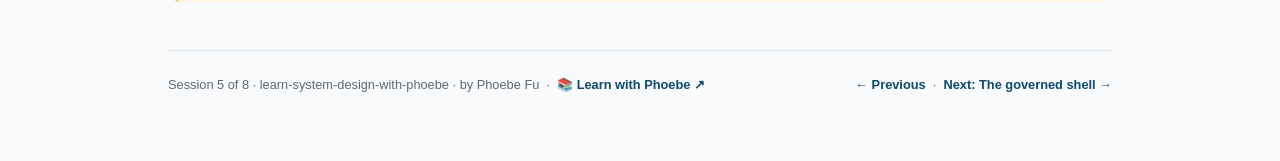
<file: courses/05-designing-for-failure.html>
<!DOCTYPE html>
<html lang="en">
<head>
<meta charset="UTF-8">
<meta name="viewport" content="width=device-width, initial-scale=1.0">
<!-- social:start -->
<meta name="description" content="Session 5 of 8. The tradeoff board: nine levers, four meters, two requirements - and the moment where switching the requirement without touching a lever flips the verdict. Plus: retries do not fix a contract break.">
<meta property="og:type" content="article">
<meta property="og:site_name" content="Learn with Phoebe">
<meta property="og:title" content="Designing for failure - learn system design with phoebe">
<meta property="og:description" content="Session 5 of 8. Nine levers, four meters, two requirements. There is no best architecture.">
<meta property="og:url" content="https://phoebefu6.github.io/learn-system-design-with-phoebe/courses/05-designing-for-failure.html">
<meta property="og:image" content="https://phoebefu6.github.io/learn-system-design-with-phoebe/assets/og-cover.png">
<meta property="og:image:width" content="1200">
<meta property="og:image:height" content="630">
<meta name="twitter:card" content="summary_large_image">
<meta name="twitter:title" content="Designing for failure - learn system design with phoebe">
<meta name="twitter:description" content="Session 5 of 8. The tradeoff board, and why the same lever is right and wrong.">
<meta name="twitter:image" content="https://phoebefu6.github.io/learn-system-design-with-phoebe/assets/og-cover.png">
<!-- social:end -->
<title>Session 5 · Designing for failure - learn system design with phoebe</title>
<link rel="stylesheet" href="../assets/style.css?v=24">
</head>
<body>

<div class="toolbar">
  <div class="wrap">
    <span class="crumb"><a href="../index.html">learn-system-design-with-phoebe</a> / Session 5 of 8</span>
    <button class="btn" id="toggle-all" type="button">Expand all</button>
    <button class="btn primary" id="zoom-toggle" type="button">Projector zoom: off</button>
  </div>
</div>

<header class="masthead">
  <div class="wrap">
    <div class="eyebrow">Learn System Design with Phoebe · Session 5 of 8</div>
    <h1>Designing for <span class="accent">failure</span></h1>
    <p class="sub">Tonight the four meters go on one board together and start fighting in public. Nine levers, every one of them spending something to buy something else, and a verdict line that tells you whether the architecture you just built is correct. Then the part that makes the whole course click: you change the requirement without touching a single lever, and the verdict flips. There is no best architecture. There is only an architecture that is correct for a requirement, and the requirement is a thing somebody said in a meeting.</p>
    <div class="chip-row">
      <span class="chip level">🟠 Hands-on</span>
      <span class="chip audience">The simulator session - bring your own graph from session 4</span>
      <span class="chip audience">Everything runs in your browser</span>
      <span class="chip time">45 min</span>
    </div>
    <div class="agenda">
      <span class="a1" style="flex:1">0-3 · Welcome</span>
      <span class="a2" style="flex:4">3-18 · Blast radius, and transient versus permanent</span>
      <span class="a3" style="flex:5">18-40 · Build-along: the tradeoff board</span>
      <span class="a4" style="flex:1">40-45 · Q&amp;A</span>
    </div>
  </div>
</header>

<main class="wrap">

  <!-- ============ INTRO ============ -->
  <section class="section" id="intro">
    <div class="section-kicker">
      <span class="klabel">Part 0</span>
      <h2>Where we are</h2>
    </div>
    <p class="lede">Four sessions, four decisions, each one made in isolation. Tonight they are all on the same board with the same budget, which is the first time you find out whether they add up.</p>

    <div class="legend">
      <span class="pill">🎫 Clear all three quiz questions to stamp your passport</span>
      <span class="pill">Live = presented in the 45 minutes</span>
      <span class="pill">Self-study = the full depth, after class</span>
    </div>

    <div class="callout win">
      <p><strong>★ What you walk out with tonight.</strong> A verdict on Daybreak's architecture against two different requirements, a written answer to "what happens when this fails" that does not bluff, and the single most useful sentence in this course: <strong>retries do not fix a contract break.</strong></p>
    </div>
  </section>

  <!-- ============ PART 1 ============ -->
  <section class="section" id="part-1">
    <div class="section-kicker">
      <span class="klabel">Part 1 · covers blast radius</span>
      <h2>Blast radius is a number, and most people carry it as a feeling</h2>
      <span class="tag concept">6 min live</span>
    </div>
    <p class="lede">"If this breaks, quite a lot of stuff breaks" is not a design input. Count the assets. Daybreak has 42 downstream tables, dashboards and models, and on day one a single upstream change reaches 82 percent of them.</p>

    <figure class="zoomable">
      <svg viewBox="0 0 880 320" xmlns="http://www.w3.org/2000/svg" role="img" aria-label="Blast radius falling from 82 percent to 4 percent of 42 assets as isolation levers are added one at a time">
        <style>
          .s5bL { font: 600 12px Inter, sans-serif; fill: #14202A; }
          .s5bV { font: 800 12px Inter, sans-serif; fill: #fff; }
          .s5bD { font: 800 12px Inter, sans-serif; fill: #14202A; }
          .s5bN { font: 400 12px Inter, sans-serif; fill: #5B6B77; }
        </style>
        <text class="s5bL" x="250" y="52" text-anchor="end">Day one</text>
        <rect x="266" y="36" width="492" height="24" rx="5" fill="#991B1B"/>
        <text class="s5bV" x="278" y="53">82%</text>

        <text class="s5bL" x="250" y="90" text-anchor="end">+ read replica</text>
        <rect x="266" y="74" width="456" height="24" rx="5" fill="#B91C1C"/>
        <text class="s5bV" x="278" y="91">76%</text>

        <text class="s5bL" x="250" y="128" text-anchor="end">+ warehouse</text>
        <rect x="266" y="112" width="372" height="24" rx="5" fill="#C2410C"/>
        <text class="s5bV" x="278" y="129">62%</text>

        <text class="s5bL" x="250" y="166" text-anchor="end">+ contracts in CI</text>
        <rect x="266" y="150" width="168" height="24" rx="5" fill="#F0A202"/>
        <text class="s5bD" x="278" y="167">28%</text>

        <text class="s5bL" x="250" y="204" text-anchor="end">+ retries and DLQ</text>
        <rect x="266" y="188" width="96" height="24" rx="5" fill="#1B6E9C"/>
        <text class="s5bV" x="278" y="205">16%</text>

        <text class="s5bL" x="250" y="242" text-anchor="end">+ orchestrator</text>
        <rect x="266" y="226" width="24" height="24" rx="5" fill="#0C4A6E"/>
        <text class="s5bD" x="300" y="243">4%</text>

        <text class="s5bN" x="60" y="286">One lever, contracts in CI, does 34 of the 78 points. It costs $60 a month.</text>
        <text class="s5bN" x="60" y="306">The floor is 4 percent. Nothing is ever fully isolated, and a design that claims otherwise is lying.</text>
      </svg>
      <figcaption>🔍 Click to zoom - the cheapest lever on the board does the most work, which is why it is worth arguing for</figcaption>
    </figure>

    <details class="card" open>
      <summary><span class="mode live">Live</span>Transient or permanent: the distinction that decides everything<span class="mini">5 min</span><span class="caret">▶</span></summary>
      <div class="body">
        <p>Every failure is one of two kinds, and every mechanism in your toolkit handles exactly one of them. Getting this backwards is why so many systems have elaborate resilience and still go down.</p>
        <ul>
          <li><strong>Transient.</strong> A timeout, a throttle, a node that went away, a lock that was held too long. The same request, sent again in ten seconds, succeeds. Retries, backoff and dead-letter queues exist entirely for this class.</li>
          <li><strong>Permanent.</strong> A renamed column, a bad credential, a schema that no longer parses, a definition that changed. The same request, sent again in ten seconds, fails identically. Retrying is not recovery, it is repetition with extra logging.</li>
        </ul>
        <div class="callout example">
          <span class="ex-pill">The line worth quoting in a review</span>
          <p><strong>Retries do not fix a contract break. They just fail five times.</strong> If someone proposes resilience for a class of failure that is permanent, the correct answer is not more retries - it is contracts, validation, or a circuit that stops trying and tells a human.</p>
        </div>
        <p>You can test this on the board below in about fifteen seconds: switch on retries, leave contracts off, and ship the schema change. Seventeen assets still break.</p>
      </div>
    </details>

    <figure class="zoomable">
      <svg viewBox="0 0 880 300" xmlns="http://www.w3.org/2000/svg" role="img" aria-label="Four resilience mechanisms mapped to the failure class each one actually handles">
        <style>
          .s5mH { font: 800 12px Inter, sans-serif; fill: #08324A; }
          .s5mB { font: 400 12px Inter, sans-serif; fill: #14202A; }
          .s5mN { font: 400 11.5px Inter, sans-serif; fill: #5B6B77; }
        </style>
        <rect x="40" y="30" width="386" height="70" rx="9" fill="#EEF6FB" stroke="#0C4A6E"/>
        <text class="s5mH" x="58" y="54">Retry with backoff</text>
        <text class="s5mB" x="58" y="76">handles: timeouts, throttles, brief outages</text>
        <text class="s5mN" x="58" y="94">does nothing for: anything permanent</text>

        <rect x="454" y="30" width="386" height="70" rx="9" fill="#EEF6FB" stroke="#0C4A6E"/>
        <text class="s5mH" x="472" y="54">Dead-letter queue</text>
        <text class="s5mB" x="472" y="76">handles: the poison message, without blocking</text>
        <text class="s5mN" x="472" y="94">does nothing for: a queue nobody ever reads</text>

        <rect x="40" y="114" width="386" height="70" rx="9" fill="#FEF6E4" stroke="#F0A202"/>
        <text class="s5mH" x="58" y="138">Circuit breaker</text>
        <text class="s5mB" x="58" y="160">handles: a dependency that is down, cheaply</text>
        <text class="s5mN" x="58" y="178">turns a slow cascade into a fast, honest error</text>

        <rect x="454" y="114" width="386" height="70" rx="9" fill="#FEF6E4" stroke="#F0A202"/>
        <text class="s5mH" x="472" y="138">Bulkhead</text>
        <text class="s5mB" x="472" y="160">handles: one tenant or job eating the pool</text>
        <text class="s5mN" x="472" y="178">separate pools, so one bad neighbour is contained</text>

        <rect x="40" y="198" width="800" height="72" rx="10" fill="#FEF2F2" stroke="#FCA5A5" stroke-width="1.5"/>
        <text class="s5mH" x="58" y="224" fill="#991B1B">None of the four handles a schema or definition change.</text>
        <text class="s5mB" x="58" y="248">That failure class is handled at the boundary, in session 2, by a contract in CI.</text>
      </svg>
      <figcaption>🔍 Click to zoom - four mechanisms, one failure class each, and a gap that resilience cannot close</figcaption>
    </figure>
  </section>

  <!-- ============ DEMO ============ -->
  <section class="section" id="demo-1">
    <div class="section-kicker">
      <span class="klabel">Build-along</span>
      <h2>The tradeoff board</h2>
      <span class="tag demo">★ 22 min · everyone builds</span>
    </div>
    <p class="lede">Nine levers, four meters, two requirement profiles. Every meter has a budget and the budget comes from the requirement at the top. Start with everything off and work up the ladder. Then, at the end, change one thing that is not a lever.</p>

    <div id="sysdesign-live"></div>

    <div class="tick" data-stages="Day one|Replica|Warehouse|Incremental|Marts|Contracts|Retries|Orchestrator" data-title="The ladder, rung by rung, on the morning-dashboard requirement" data-foot="These are the exact numbers the board produces. Add the levers in this order and check each rung as you go.">
      <p class="tick-note" data-stage="0"><b>9,400 ms · $1,180 · 5 min old · 82% · 2 of 4 budgets.</b> Daybreak on day one. Note that it already passes the freshness budget by a mile, because it is production. It fails latency and blast radius badly.</p>
      <p class="tick-note" data-stage="1"><b>5,170 ms · $1,440 · 7 min · 76% · 2 of 4.</b> A read replica for $260 removes 4,230 ms of lock contention. The verdict has not moved yet, but 45 percent of the latency has.</p>
      <p class="tick-note" data-stage="2"><b>1,551 ms · $1,860 · 1,440 min · 62% · 2 of 4.</b> The column store takes latency inside budget and simultaneously blows the freshness budget entirely. You just traded one green meter for another. This is the honest shape of the decision.</p>
      <p class="tick-note" data-stage="3"><b>1,551 ms · $2,040 · 18 min · 62% · 3 of 4.</b> Incremental loading buys the freshness straight back for $180. Three of four. Only blast radius is still red.</p>
      <p class="tick-note" data-stage="4"><b>543 ms · $2,180 · 24 min · 62% · 3 of 4.</b> Marts for $140 take another 1,008 ms off. Remember this number when you meet the trap lever.</p>
      <p class="tick-note" data-stage="5"><b>543 ms · $2,240 · 24 min · 28% · 3 of 4.</b> Contracts for $60 remove 34 points of blast radius in one move. Still not inside the 20 percent budget, but nothing else on the board trades like this.</p>
      <p class="tick-note" data-stage="6"><b>543 ms · $2,330 · 27 min · 16% · 4 of 4.</b> Retries and idempotency take blast radius inside budget. All four meters green. On this requirement, this architecture is correct.</p>
      <p class="tick-note" data-stage="7"><b>543 ms · $2,480 · 23 min · 4% · 4 of 4.</b> The orchestrator is the only lever that improves two meters at once - blast radius down 16, freshness better by 4 minutes, because work stops waiting for a fixed clock gap.</p>
    </div>

    <div class="steps">
      <div class="step"><p><strong>Climb the ladder in order.</strong> Switch the levers on one at a time, top to bottom, and read the verdict line after each. You are looking for the two moments where a meter goes red - they are the two real decisions in the whole architecture.</p></div>
      <div class="step"><p><strong>Stop at the warehouse rung and sit with it.</strong> Latency went green and freshness went red in the same click. Every "modernise the platform" project contains this moment, and most design documents do not mention it.</p></div>
      <div class="step"><p><strong>Now the trap. Turn everything off and switch on "just buy a bigger box" alone.</strong> Then compare it against marts alone. The box costs $980 and takes 1,692 ms off. Marts cost $140 and take 6,110 ms off. Seven times the money, a quarter of the result, and no other meter moves at all.</p></div>
      <div class="step"><p><strong>Get to 4 of 4 on the morning dashboard.</strong> Every design lever on, streaming off, box off. $2,480 a month and all four green. Write that configuration down.</p></div>
      <div class="step"><p><strong>Now change nothing and click "Minute alerting".</strong> The same architecture drops to 3 of 4. Nothing about the system got worse. Somebody in a meeting said the word "alerting" and one budget moved from 12 hours to 5 minutes.</p></div>
      <div class="step"><p><strong>Fix it for the new requirement.</strong> Switch on streaming: 4 of 4 again, at $3,380. Now click back to the morning dashboard with streaming still on - 3 of 4, because you are $580 over a budget that exists for a dashboard four people read. <strong>The same lever is correct and incorrect, and only the requirement decided which.</strong></p></div>
      <div class="step"><p><strong>Run the failure drill three ways.</strong> With contracts on. With everything off. Then with orchestrator, retries and incremental on but contracts off. Read that last result carefully - 17 assets break, the retries fire five times, and the retries were never going to help.</p></div>
      <div class="step"><p><strong>Write the honest paragraph.</strong> "When the upstream schema changes, N assets break, we find out in M minutes, and the mechanism that catches it is X." If you cannot fill in all three, that is the gap in your design, not a gap in the exercise.</p></div>
    </div>

    <div class="callout tip">
      <p><strong>If you take one thing from tonight.</strong> "Is this a good architecture" is not a question. "Is this correct for this requirement, and what does it cost when the requirement changes" is two questions, both answerable, and both of them are what a design review is actually for.</p>
    </div>
  </section>

  <!-- ============ PART 2 ============ -->
  <section class="section" id="part-2">
    <div class="section-kicker">
      <span class="klabel">Part 2 · covers measuring it</span>
      <h2>How you know whether the failure design is working</h2>
      <span class="tag concept">5 min live</span>
    </div>
    <p class="lede">A design that is resilient on paper and unmeasured in production is a belief. Four numbers turn it into a fact, and they are the same four numbers your engineering organisation is probably already arguing about.</p>

    <details class="card">
      <summary><span class="mode live">Live</span>The DORA four keys, read as design feedback<span class="mini">4 min</span><span class="caret">▶</span></summary>
      <div class="body">
        <table class="clean">
          <tr><th>Metric</th><th>What it tells a designer</th></tr>
          <tr><td>Deployment frequency</td><td>How small your changes are. Big infrequent changes are a blast-radius decision made by process rather than by architecture</td></tr>
          <tr><td>Lead time for changes</td><td>How much friction sits between deciding and shipping. Often it is a boundary problem, not a pipeline problem</td></tr>
          <tr><td>Change failure rate</td><td>The direct read on your isolation. Elite performers sit near 5 percent</td></tr>
          <tr><td>Failed deployment recovery time</td><td>Whether your rollback is real. If nobody has used it this quarter, it is a diagram</td></tr>
        </table>
        <p>The 2025 DORA report replaced the old four performance tiers with seven team profiles, on the argument that a single ranking hid too much about culture and constraints. The metrics themselves survived, and change failure rate remains the most direct feedback you get on whether your boundaries are real.</p>
        <div class="callout tip">
          <p>Chaos engineering belongs here and is out of scope for this course: it is the practice of testing the failure design deliberately rather than waiting. If you have never done it, start with the smallest honest version - turn off one non-critical dependency in a staging environment and see whether the alerts you believe in actually fire.</p>
        </div>
      </div>
    </details>

    <details class="card">
      <summary><span class="mode self">Self-study</span>Silent failure is the expensive failure<span class="mini">4 min</span><span class="caret">▶</span></summary>
      <div class="body">
        <p>Rank your failure modes by how long they stay invisible, not by how dramatic they are:</p>
        <ul>
          <li><strong>Loud and instant.</strong> The pipeline crashes, the page 500s. Found in minutes, fixed the same day. The cheapest failure you can have.</li>
          <li><strong>Loud and delayed.</strong> The nightly load fails at 02:00 and pages someone at 04:12. Found before the business sees it, if the alert is real.</li>
          <li><strong>Silent and bounded.</strong> One partition is wrong. Found when someone queries that date range. Weeks, sometimes.</li>
          <li><strong>Silent and unbounded.</strong> A definition changed. Every number since the change is subtly wrong, decisions have been made on them, and the discovery is somebody's spreadsheet not tying out. This is the one that ends up in a board meeting.</li>
        </ul>
        <p>The design instinct that follows: <strong>prefer failures that are loud.</strong> A job that refuses to write anything when the row count is 40 percent below the trailing median is choosing a loud failure over a silent one on purpose, and that is a good trade almost every time.</p>
      </div>
    </details>
  </section>

  <!-- ============ HOMEWORK ============ -->
  <section class="section" id="exercise">
    <div class="section-kicker">
      <span class="klabel">Homework</span>
      <h2>Before session 6</h2>
      <span class="tag exercise">30 min</span>
    </div>
    <ol>
      <li><strong>Count your assets.</strong> How many tables, dashboards and models are downstream of your single most-depended-on input? That count is your blast-radius denominator and most people have never had it.</li>
      <li><strong>Classify your last five incidents.</strong> Transient or permanent. Then check what mechanism you have for each class. The mismatch is usually the finding.</li>
      <li><strong>Write the honest paragraph.</strong> "When X changes upstream, N assets break, we find out in M minutes, and the mechanism is Y." One paragraph, real numbers.</li>
      <li><strong>Find one silent-and-unbounded risk.</strong> A definition, a unit, a currency, a timezone. Something where a change would pass every check you have. Write down how you would catch it.</li>
      <li><strong>Run your own profile flip.</strong> Take your design and ask what would have to change if the freshness requirement went from a day to five minutes. If the answer is "everything", you have found out how much your architecture depends on a sentence somebody said once.</li>
    </ol>
  </section>

  <!-- ============ QUIZ ============ -->
  <section class="section" id="quiz">
    <div class="section-kicker">
      <span class="klabel">Check yourself</span>
      <h2>Three questions</h2>
    </div>
    <p>Clear all three and session 5 gets stamped in your passport.</p>

    <div class="quiz-q" data-answer="2">
      <p class="qtext">1 · With retries, a dead-letter queue and an orchestrator all switched on, an upstream team renames a column. What happens?</p>
      <button class="qopt" type="button">A · The retries succeed on the second attempt once the change propagates</button>
      <button class="qopt" type="button">B · The dead-letter queue captures the records and the load completes</button>
      <button class="qopt" type="button">C · Seventeen of 42 assets still break, and the retries fail five identical times, because a rename is permanent rather than transient</button>
      <p class="qwhy">Retries, DLQs, circuit breakers and bulkheads all handle transient failures. A renamed column fails identically on every attempt. The only mechanism that catches this class is a contract in the producer's CI, which is why it sits on the board as its own lever.</p>
    </div>

    <div class="quiz-q" data-answer="1">
      <p class="qtext">2 · The full design-lever set scores 4 of 4 on the morning dashboard and 3 of 4 on minute alerting. What does that tell you?</p>
      <button class="qopt" type="button">A · The architecture is incomplete and needs another lever</button>
      <button class="qopt" type="button">B · Nothing about the architecture is better or worse - the requirement changed, and correctness is defined against a requirement</button>
      <button class="qopt" type="button">C · Minute alerting is an unrealistic requirement for a company this size</button>
      <p class="qwhy">Not a single lever moved between those two verdicts. One budget went from 12 hours to 5 minutes because somebody described a different use case. This is why every design review starts with the requirement, and why "what is the best architecture" has no answer.</p>
    </div>

    <div class="quiz-q" data-answer="0">
      <p class="qtext">3 · Buying a bigger box costs $980 a month and takes 1,692 ms off p95. Marts cost $140 and take 6,110 ms off. Why does the bigger box keep getting proposed?</p>
      <button class="qopt" type="button">A · It requires no design work and no argument with anyone, which are real costs that do not appear on the board</button>
      <button class="qopt" type="button">B · It performs better under peak load than marts do</button>
      <button class="qopt" type="button">C · It improves blast radius as well as latency</button>
      <p class="qwhy">It moves exactly one meter and moves it least per dollar. It keeps winning because it is the only option that requires nobody to change anything. Naming that honestly in a review is more persuasive than the arithmetic alone, because it is the actual reason.</p>
    </div>

    <p class="quiz-score"></p>
  </section>

  <!-- ============ OFFICIAL COVERAGE ============ -->
  <section class="section" id="official">
    <div class="section-kicker">
      <span class="klabel">Sources covered</span>
      <h2>What this session teaches, and where it came from</h2>
    </div>
    <div class="covered">
      <div class="covered-row"><span class="status pill solid">✓</span><span class="name">Blast radius as a measured meter</span><span class="note">42 assets, 82 percent to 4 percent across the lever ladder. Contracts alone do 34 of the 78 points for $60 a month</span></div>
      <div class="covered-row"><span class="status pill solid">✓</span><span class="name">Transient versus permanent failure</span><span class="note">The distinction that determines which mechanism helps. Demonstrated live: retries fire five times against a rename and change nothing</span></div>
      <div class="covered-row"><span class="status pill solid">✓</span><span class="name">Retries, DLQ, circuit breakers, bulkheads</span><span class="note">Each mapped to the failure class it handles, with the gap that none of them close</span></div>
      <div class="covered-row"><span class="status pill solid">✓</span><span class="name">The requirement-profile flip</span><span class="note">Identical architecture, two verdicts. The core teaching move of the whole course</span></div>
      <div class="covered-row"><span class="status pill solid">✓</span><span class="name">DORA four keys</span><span class="note">Deployment frequency, lead time, change failure rate, failed deployment recovery time, read as design feedback. Elite change failure rate near 5 percent; the 2025 report replaced four tiers with seven team profiles</span></div>
      <div class="covered-row"><span class="status pill light">◐</span><span class="name">Chaos engineering</span><span class="note">Named as the practice that tests the failure design, with the smallest honest starting point. Running a programme is out of scope</span></div>
    </div>
    <p class="mono" style="margin-top:14px">Every simulator constant is listed in the course's source map. The board is a teaching model calibrated to make the shape of each trade visible - it is not a benchmark of your platform, and the page says so on the board itself.</p>
  </section>

  <!-- ============ CHEAT SHEET ============ -->
  <section class="cheat" id="cheatsheet">
    <h3>Session 5 cheat sheet <span>· pin this</span></h3>
    <div class="grid-2">
      <div class="cheat-item"><b>The sentence</b><span>Retries do not fix a contract break. They just fail five times.</span></div>
      <div class="cheat-item"><b>Blast radius is a count</b><span>42 assets. 82 percent on day one, 4 percent at the floor. Not "quite a lot of stuff".</span></div>
      <div class="cheat-item"><b>The flip</b><span>4 of 4 on a dashboard, 3 of 4 on alerting, zero levers changed. The requirement is the architecture.</span></div>
      <div class="cheat-item"><b>The trap</b><span>Bigger box: $980 for 1,692 ms and nothing else. Marts: $140 for 6,110 ms.</span></div>
      <div class="cheat-item"><b>Prefer loud failures</b><span>Refuse to write when the row count drops 40 percent. A visible stop beats a quiet wrong number.</span></div>
      <div class="cheat-item"><b>Change failure rate</b><span>The most direct read on whether your boundaries are real. Elite sits near 5 percent.</span></div>
    </div>
  </section>

  <div class="callout next">
    <span class="nx-pill">Next session</span>
    <p>The board has four meters on it. Session 6 is about the fifth thing, the one that has no meter and shows up as a letter from a regulator instead: who can see what, where the personal data went, how you would delete it, and who is actually paying for all this. <strong>Every copy of the data is a new obligation</strong>, and deletion is the one property you cannot retrofit.</p>
  </div>

  <footer class="pagefoot">
    <span>Session 5 of 8 · learn-system-design-with-phoebe · by Phoebe Fu &nbsp;·&nbsp; 📚 <a href="https://phoebefu6.github.io/learn-with-phoebe/">Learn with Phoebe ↗</a></span>
    <span><a href="04-orchestration-topology.html">← Previous</a> &nbsp;·&nbsp; <a href="06-the-governed-shell.html">Next: The governed shell →</a></span>
  </footer>

</main>

<script src="../assets/app.js?v=22"></script>
<script src="../assets/sysdesign-live.js?v=3"></script>
</body>
</html>
</file>
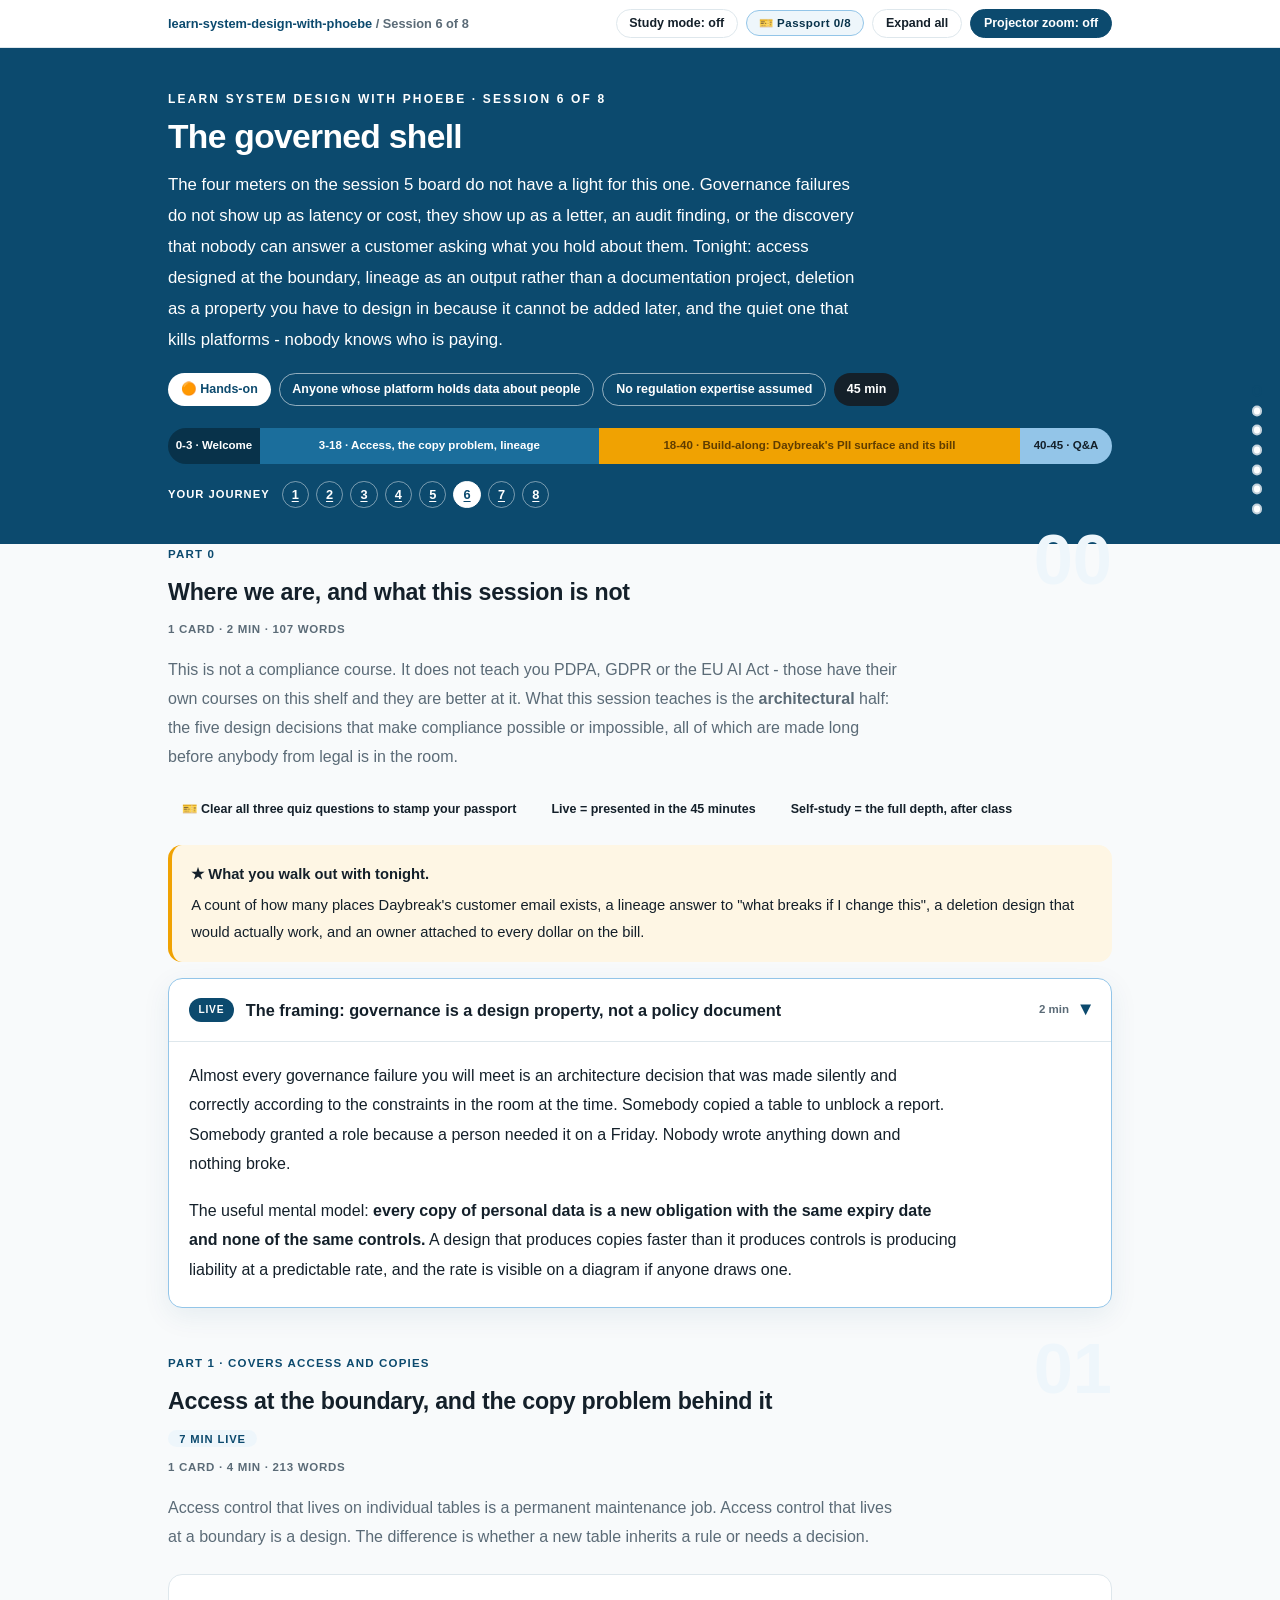
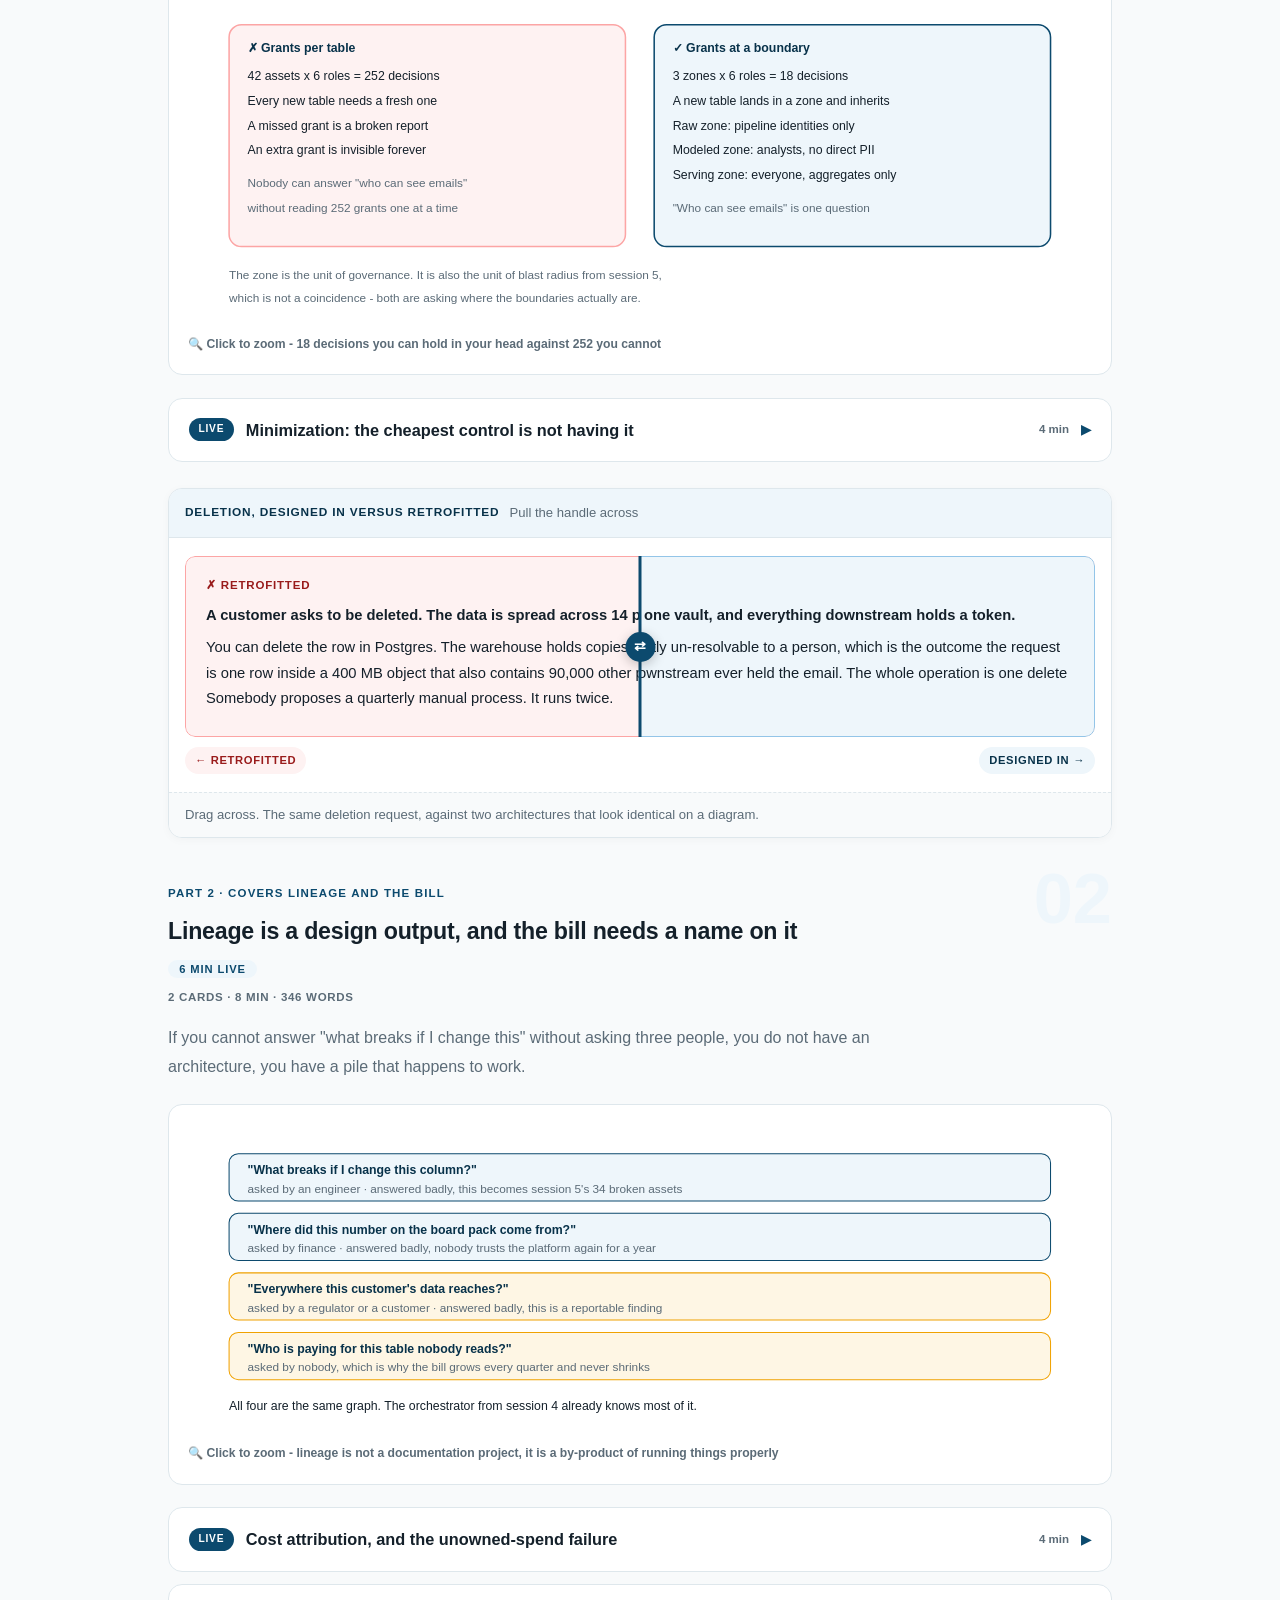
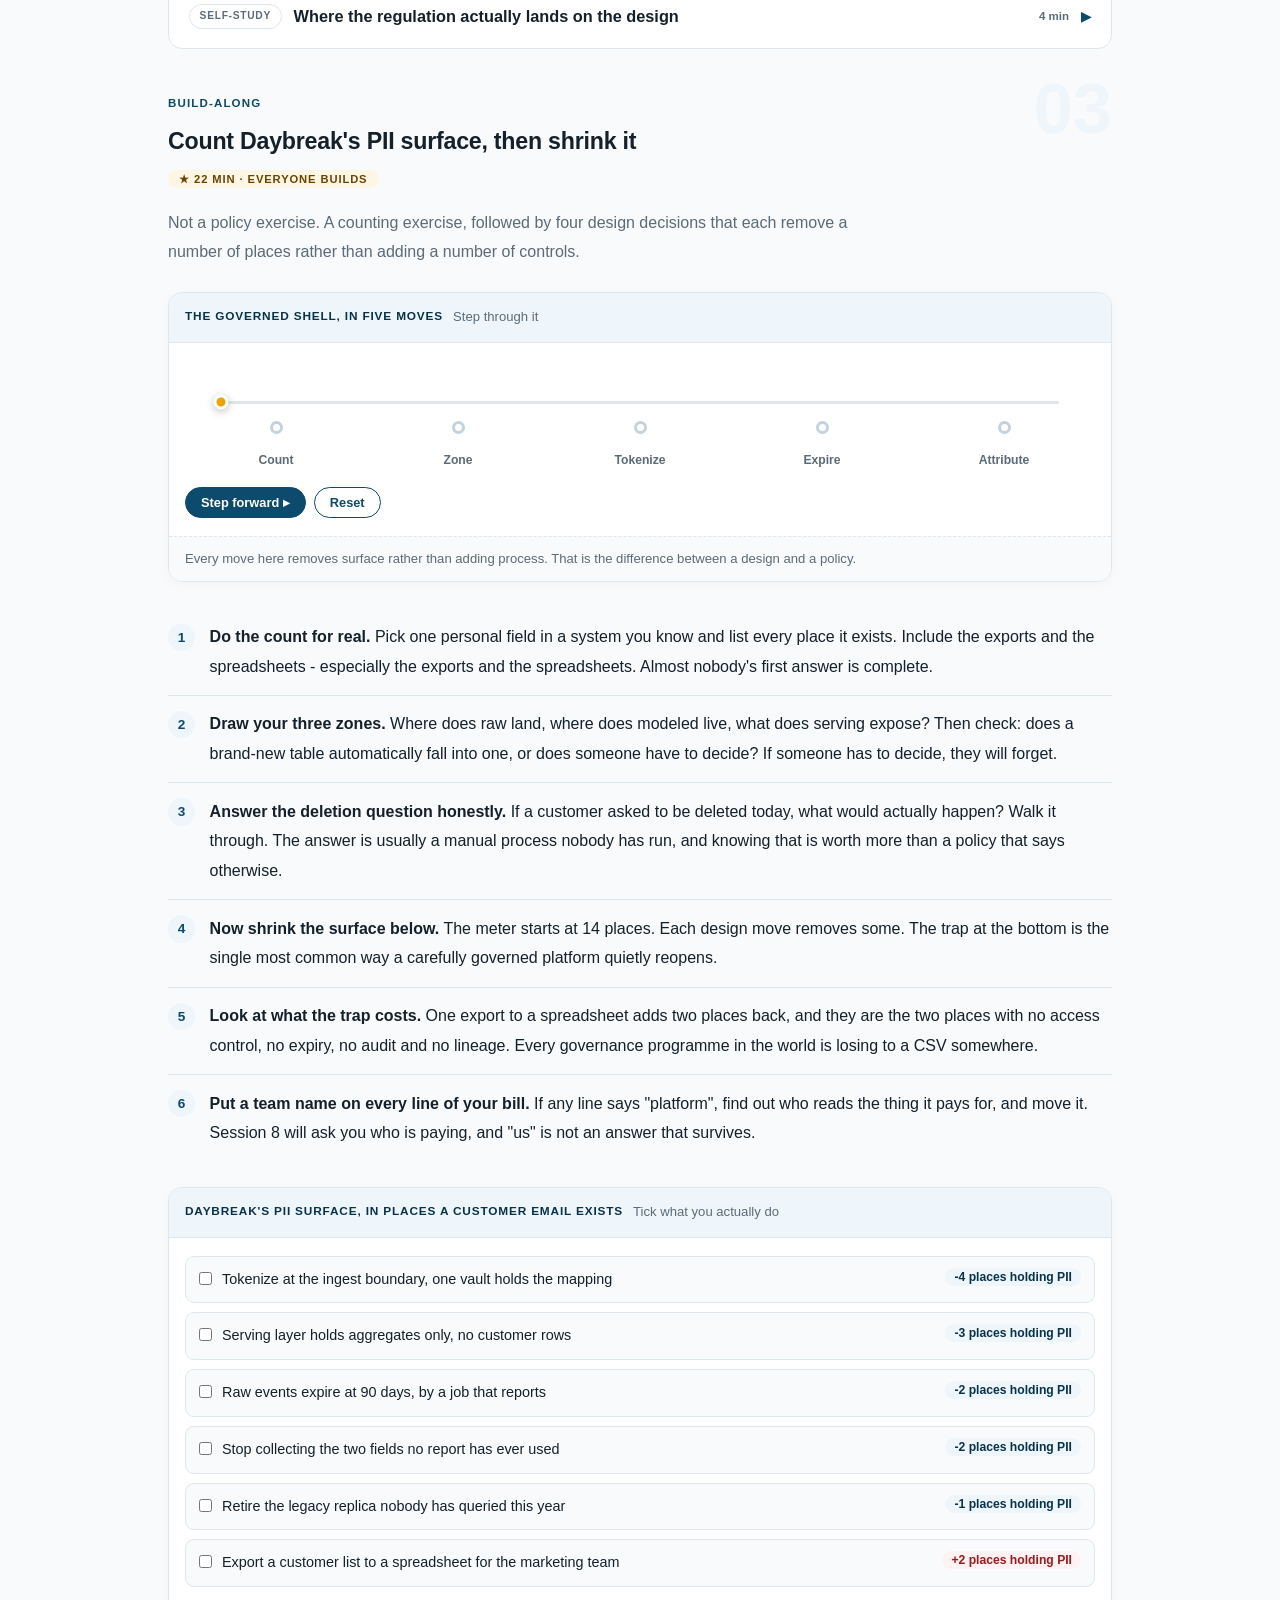
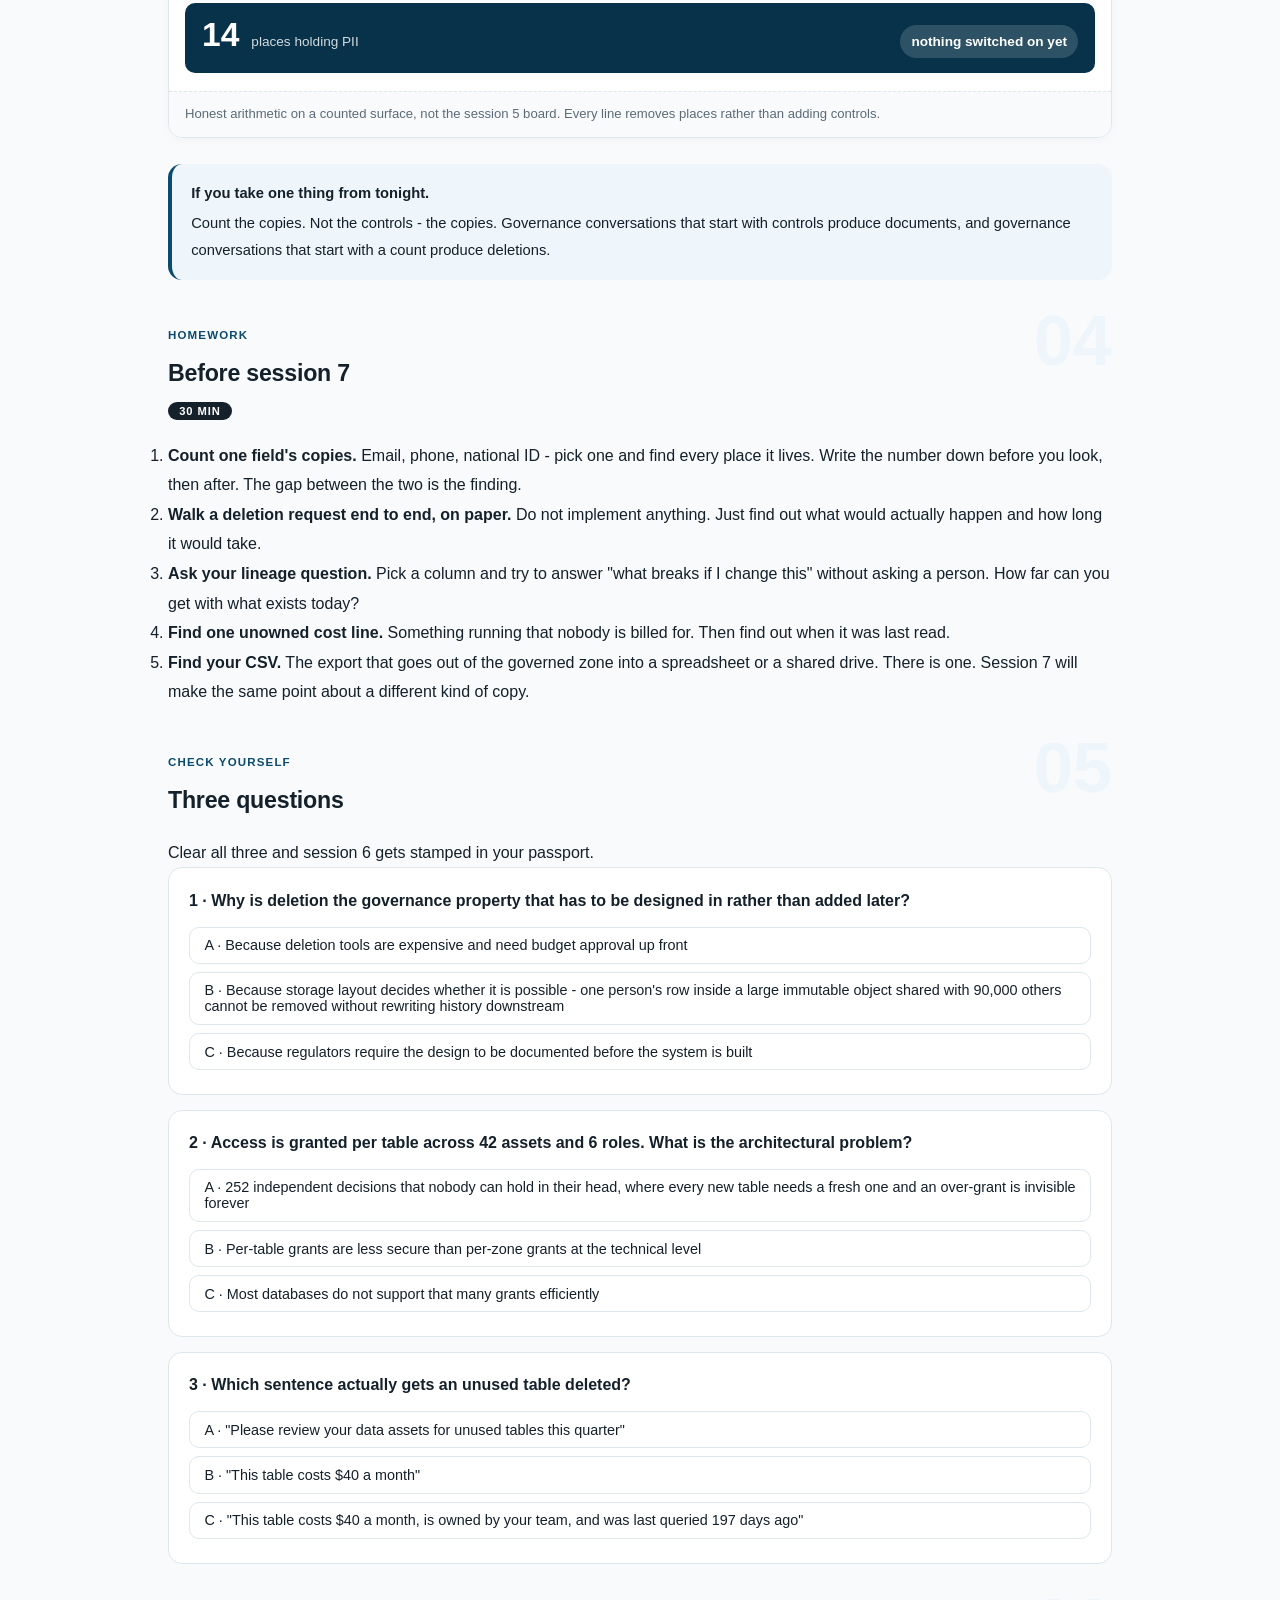
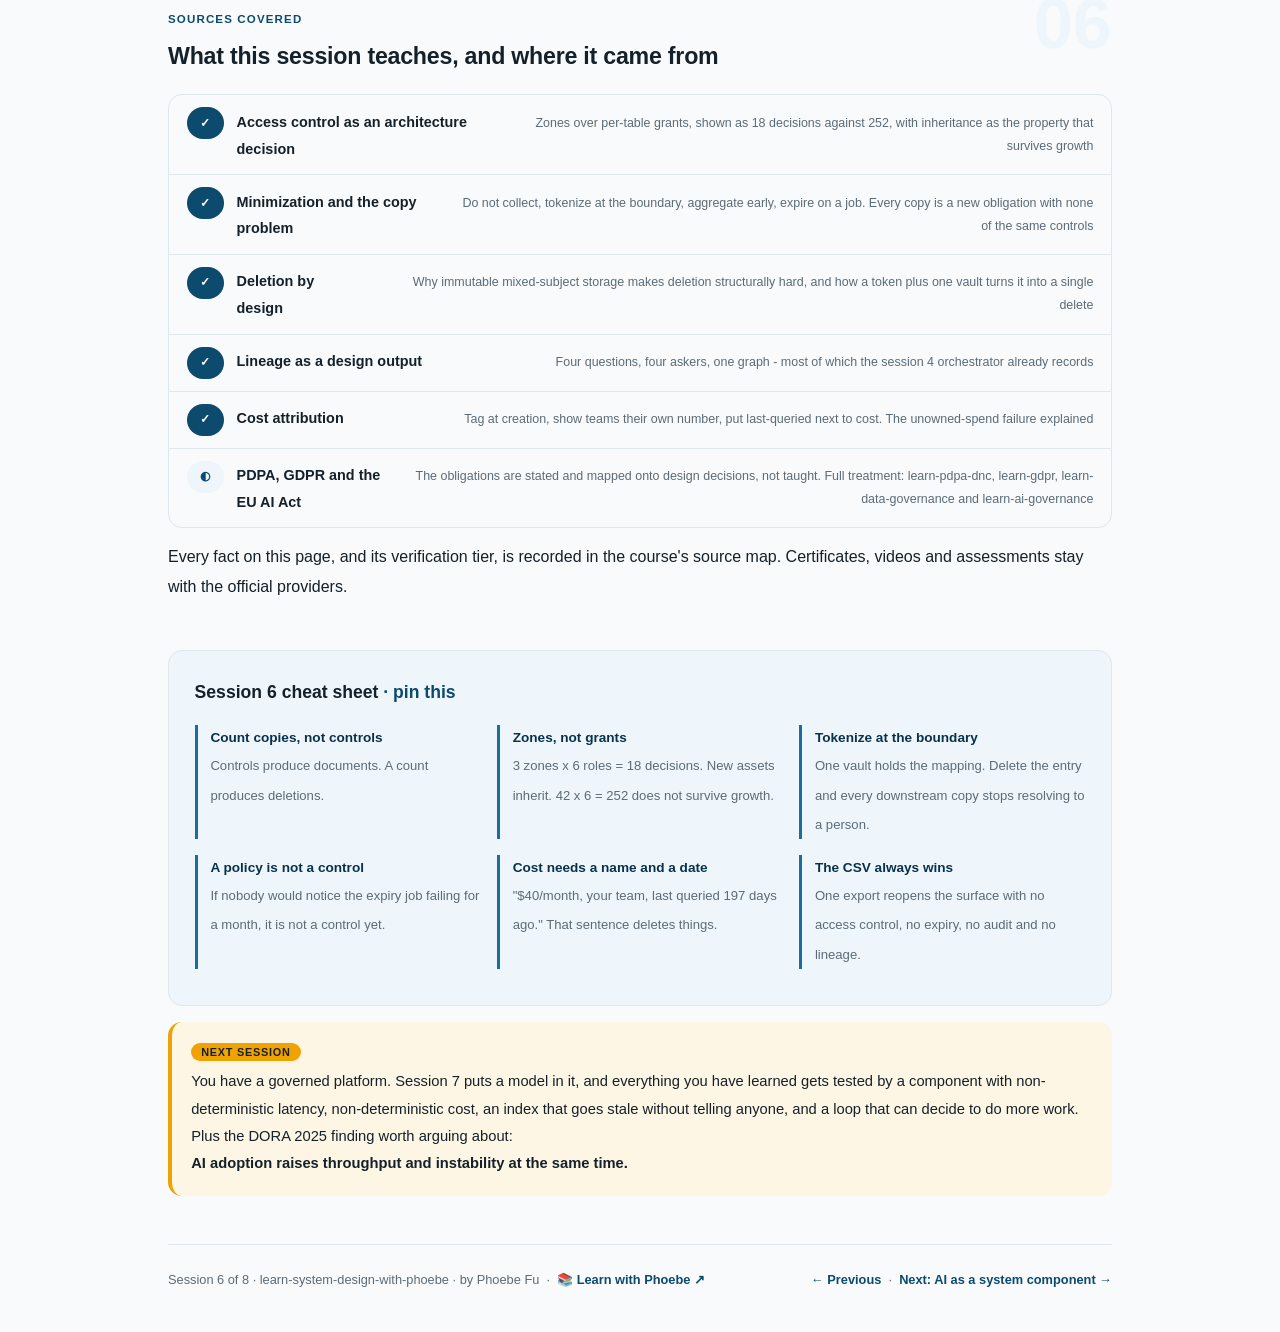
<file: courses/06-the-governed-shell.html>
<!DOCTYPE html>
<html lang="en">
<head>
<meta charset="UTF-8">
<meta name="viewport" content="width=device-width, initial-scale=1.0">
<!-- social:start -->
<meta name="description" content="Session 6 of 8. Access, lineage, PII boundaries, retention, deletion and cost attribution - designed at the boundary rather than bolted on, because deletion cannot be retrofitted into a lake.">
<meta property="og:type" content="article">
<meta property="og:site_name" content="Learn with Phoebe">
<meta property="og:title" content="The governed shell - learn system design with phoebe">
<meta property="og:description" content="Session 6 of 8. Every copy of the data is a new obligation, and deletion is the property you cannot retrofit.">
<meta property="og:url" content="https://phoebefu6.github.io/learn-system-design-with-phoebe/courses/06-the-governed-shell.html">
<meta property="og:image" content="https://phoebefu6.github.io/learn-system-design-with-phoebe/assets/og-cover.png">
<meta property="og:image:width" content="1200">
<meta property="og:image:height" content="630">
<meta name="twitter:card" content="summary_large_image">
<meta name="twitter:title" content="The governed shell - learn system design with phoebe">
<meta name="twitter:description" content="Session 6 of 8. Access, lineage, PII boundaries, deletion and who is actually paying.">
<meta name="twitter:image" content="https://phoebefu6.github.io/learn-system-design-with-phoebe/assets/og-cover.png">
<!-- social:end -->
<title>Session 6 · The governed shell - learn system design with phoebe</title>
<link rel="stylesheet" href="../assets/style.css?v=24">
</head>
<body>

<div class="toolbar">
  <div class="wrap">
    <span class="crumb"><a href="../index.html">learn-system-design-with-phoebe</a> / Session 6 of 8</span>
    <button class="btn" id="toggle-all" type="button">Expand all</button>
    <button class="btn primary" id="zoom-toggle" type="button">Projector zoom: off</button>
  </div>
</div>

<header class="masthead">
  <div class="wrap">
    <div class="eyebrow">Learn System Design with Phoebe · Session 6 of 8</div>
    <h1>The governed <span class="accent">shell</span></h1>
    <p class="sub">The four meters on the session 5 board do not have a light for this one. Governance failures do not show up as latency or cost, they show up as a letter, an audit finding, or the discovery that nobody can answer a customer asking what you hold about them. Tonight: access designed at the boundary, lineage as an output rather than a documentation project, deletion as a property you have to design in because it cannot be added later, and the quiet one that kills platforms - nobody knows who is paying.</p>
    <div class="chip-row">
      <span class="chip level">🟠 Hands-on</span>
      <span class="chip audience">Anyone whose platform holds data about people</span>
      <span class="chip audience">No regulation expertise assumed</span>
      <span class="chip time">45 min</span>
    </div>
    <div class="agenda">
      <span class="a1" style="flex:1">0-3 · Welcome</span>
      <span class="a2" style="flex:4">3-18 · Access, the copy problem, lineage</span>
      <span class="a3" style="flex:5">18-40 · Build-along: Daybreak's PII surface and its bill</span>
      <span class="a4" style="flex:1">40-45 · Q&amp;A</span>
    </div>
  </div>
</header>

<main class="wrap">

  <!-- ============ INTRO ============ -->
  <section class="section" id="intro">
    <div class="section-kicker">
      <span class="klabel">Part 0</span>
      <h2>Where we are, and what this session is not</h2>
    </div>
    <p class="lede">This is not a compliance course. It does not teach you PDPA, GDPR or the EU AI Act - those have their own courses on this shelf and they are better at it. What this session teaches is the <strong>architectural</strong> half: the five design decisions that make compliance possible or impossible, all of which are made long before anybody from legal is in the room.</p>

    <div class="legend">
      <span class="pill">🎫 Clear all three quiz questions to stamp your passport</span>
      <span class="pill">Live = presented in the 45 minutes</span>
      <span class="pill">Self-study = the full depth, after class</span>
    </div>

    <div class="callout win">
      <p><strong>★ What you walk out with tonight.</strong> A count of how many places Daybreak's customer email exists, a lineage answer to "what breaks if I change this", a deletion design that would actually work, and an owner attached to every dollar on the bill.</p>
    </div>

    <details class="card" open>
      <summary><span class="mode live">Live</span>The framing: governance is a design property, not a policy document<span class="mini">2 min</span><span class="caret">▶</span></summary>
      <div class="body">
        <p>Almost every governance failure you will meet is an architecture decision that was made silently and correctly according to the constraints in the room at the time. Somebody copied a table to unblock a report. Somebody granted a role because a person needed it on a Friday. Nobody wrote anything down and nothing broke.</p>
        <p>The useful mental model: <strong>every copy of personal data is a new obligation with the same expiry date and none of the same controls.</strong> A design that produces copies faster than it produces controls is producing liability at a predictable rate, and the rate is visible on a diagram if anyone draws one.</p>
      </div>
    </details>
  </section>

  <!-- ============ PART 1 ============ -->
  <section class="section" id="part-1">
    <div class="section-kicker">
      <span class="klabel">Part 1 · covers access and copies</span>
      <h2>Access at the boundary, and the copy problem behind it</h2>
      <span class="tag concept">7 min live</span>
    </div>
    <p class="lede">Access control that lives on individual tables is a permanent maintenance job. Access control that lives at a boundary is a design. The difference is whether a new table inherits a rule or needs a decision.</p>

    <figure class="zoomable">
      <svg viewBox="0 0 880 320" xmlns="http://www.w3.org/2000/svg" role="img" aria-label="Access granted per table growing unmanageable compared with access granted at a boundary where new assets inherit the rule">
        <style>
          .s6aH { font: 800 12px Inter, sans-serif; fill: #08324A; }
          .s6aB { font: 400 12px Inter, sans-serif; fill: #14202A; }
          .s6aN { font: 400 11.5px Inter, sans-serif; fill: #5B6B77; }
        </style>
        <rect x="40" y="30" width="386" height="216" rx="12" fill="#FEF2F2" stroke="#FCA5A5" stroke-width="1.5"/>
        <text class="s6aH" x="58" y="56" fill="#991B1B">✗ Grants per table</text>
        <text class="s6aB" x="58" y="84">42 assets x 6 roles = 252 decisions</text>
        <text class="s6aB" x="58" y="108">Every new table needs a fresh one</text>
        <text class="s6aB" x="58" y="132">A missed grant is a broken report</text>
        <text class="s6aB" x="58" y="156">An extra grant is invisible forever</text>
        <text class="s6aN" x="58" y="188">Nobody can answer "who can see emails"</text>
        <text class="s6aN" x="58" y="212">without reading 252 grants one at a time</text>

        <rect x="454" y="30" width="386" height="216" rx="12" fill="#EEF6FB" stroke="#0C4A6E" stroke-width="1.5"/>
        <text class="s6aH" x="472" y="56">✓ Grants at a boundary</text>
        <text class="s6aB" x="472" y="84">3 zones x 6 roles = 18 decisions</text>
        <text class="s6aB" x="472" y="108">A new table lands in a zone and inherits</text>
        <text class="s6aB" x="472" y="132">Raw zone: pipeline identities only</text>
        <text class="s6aB" x="472" y="156">Modeled zone: analysts, no direct PII</text>
        <text class="s6aB" x="472" y="180">Serving zone: everyone, aggregates only</text>
        <text class="s6aN" x="472" y="212">"Who can see emails" is one question</text>

        <text class="s6aN" x="40" y="278">The zone is the unit of governance. It is also the unit of blast radius from session 5,</text>
        <text class="s6aN" x="40" y="300">which is not a coincidence - both are asking where the boundaries actually are.</text>
      </svg>
      <figcaption>🔍 Click to zoom - 18 decisions you can hold in your head against 252 you cannot</figcaption>
    </figure>

    <details class="card">
      <summary><span class="mode live">Live</span>Minimization: the cheapest control is not having it<span class="mini">4 min</span><span class="caret">▶</span></summary>
      <div class="body">
        <p>Four moves, in order of how much trouble they save you later:</p>
        <ul>
          <li><strong>Do not collect it.</strong> The strongest control available and the one that requires a conversation with product rather than engineering. Every field you never collect is a field you never secure, never breach, never have to delete and never have to explain.</li>
          <li><strong>Tokenize at the boundary.</strong> Replace the email with a stable surrogate on the way in, and keep the mapping in exactly one vault. Downstream analytics keeps working - joins are on the token - and the PII surface stops growing on its own.</li>
          <li><strong>Aggregate early.</strong> If the serving layer only ever shows revenue by SKU by day, the serving layer does not need customer rows at all. Most warehouses hold row-level personal data to answer questions nobody has ever asked.</li>
          <li><strong>Expire on a schedule that runs.</strong> A retention policy that is a document is a document. A retention policy that is a job with a dashboard is a control.</li>
        </ul>
        <div class="callout tip">
          <p>The design test that catches most of it: <strong>ask what the serving layer would break if you removed every personal field from it right now.</strong> The honest answer is usually "one export that one team uses once a quarter", and that export is what is holding the whole surface open.</p>
        </div>
      </div>
    </details>

    <div class="wipe" data-title="Deletion, designed in versus retrofitted" data-label-a="Retrofitted" data-label-b="Designed in" data-foot="Drag across. The same deletion request, against two architectures that look identical on a diagram.">
      <div class="wipe-a">
        <p><strong>A customer asks to be deleted. The data is spread across 14 places, some of them immutable files in object storage.</strong></p>
        <p>You can delete the row in Postgres. The warehouse holds copies in six tables. The lake holds compressed files where that customer is one row inside a 400 MB object that also contains 90,000 other people, and rewriting it breaks every downstream snapshot. Somebody proposes a quarterly manual process. It runs twice.</p>
      </div>
      <div class="wipe-b">
        <p><strong>A customer asks to be deleted. Personal fields exist in exactly one vault, and everything downstream holds a token.</strong></p>
        <p>You delete the vault entry. Every downstream copy is now permanently un-resolvable to a person, which is the outcome the request was asking for, and no analytical history breaks because nothing downstream ever held the email. The whole operation is one delete and an audit line.</p>
      </div>
    </div>
  </section>

  <!-- ============ PART 2 ============ -->
  <section class="section" id="part-2">
    <div class="section-kicker">
      <span class="klabel">Part 2 · covers lineage and the bill</span>
      <h2>Lineage is a design output, and the bill needs a name on it</h2>
      <span class="tag concept">6 min live</span>
    </div>
    <p class="lede">If you cannot answer "what breaks if I change this" without asking three people, you do not have an architecture, you have a pile that happens to work.</p>

    <figure class="zoomable">
      <svg viewBox="0 0 880 300" xmlns="http://www.w3.org/2000/svg" role="img" aria-label="Four questions lineage answers, each mapped to the person who asks it and the cost of not being able to answer">
        <style>
          .s6lH { font: 800 12px Inter, sans-serif; fill: #08324A; }
          .s6lB { font: 400 12px Inter, sans-serif; fill: #14202A; }
          .s6lN { font: 400 11.5px Inter, sans-serif; fill: #5B6B77; }
        </style>
        <rect x="40" y="28" width="800" height="46" rx="9" fill="#EEF6FB" stroke="#0C4A6E"/>
        <text class="s6lH" x="58" y="48">"What breaks if I change this column?"</text>
        <text class="s6lN" x="58" y="66">asked by an engineer · answered badly, this becomes session 5's 34 broken assets</text>

        <rect x="40" y="86" width="800" height="46" rx="9" fill="#EEF6FB" stroke="#0C4A6E"/>
        <text class="s6lH" x="58" y="106">"Where did this number on the board pack come from?"</text>
        <text class="s6lN" x="58" y="124">asked by finance · answered badly, nobody trusts the platform again for a year</text>

        <rect x="40" y="144" width="800" height="46" rx="9" fill="#FEF6E4" stroke="#F0A202"/>
        <text class="s6lH" x="58" y="164">"Everywhere this customer's data reaches?"</text>
        <text class="s6lN" x="58" y="182">asked by a regulator or a customer · answered badly, this is a reportable finding</text>

        <rect x="40" y="202" width="800" height="46" rx="9" fill="#FEF6E4" stroke="#F0A202"/>
        <text class="s6lH" x="58" y="222">"Who is paying for this table nobody reads?"</text>
        <text class="s6lN" x="58" y="240">asked by nobody, which is why the bill grows every quarter and never shrinks</text>

        <text class="s6lB" x="40" y="278">All four are the same graph. The orchestrator from session 4 already knows most of it.</text>
      </svg>
      <figcaption>🔍 Click to zoom - lineage is not a documentation project, it is a by-product of running things properly</figcaption>
    </figure>

    <details class="card">
      <summary><span class="mode live">Live</span>Cost attribution, and the unowned-spend failure<span class="mini">4 min</span><span class="caret">▶</span></summary>
      <div class="body">
        <p>The single most reliable prediction in this field: <strong>a platform nobody is billed for is a platform nobody prunes.</strong> Storage is cheap, compute is metered, and a table that costs $40 a month and is read twice a year will sit there for a decade because deleting it is somebody's risk and keeping it is nobody's cost.</p>
        <ul>
          <li><strong>Tag at creation, not at audit.</strong> Every asset carries an owning team from the moment it exists. Retro-tagging is a project that gets to 60 percent and stops.</li>
          <li><strong>Show the number to the team, monthly.</strong> Not to finance. Teams prune their own bill when they can see it and nobody prunes on a request from central.</li>
          <li><strong>Make usage visible next to cost.</strong> "$40 a month, last queried 197 days ago" is a sentence that deletes things. "$40 a month" on its own is a sentence that gets ignored.</li>
        </ul>
        <div class="callout example">
          <span class="ex-pill">Daybreak, concretely</span>
          <p>The session 5 board says the full design costs $2,480 a month. Attribution question: which of the four teams pays which part? If the answer is "the platform budget", then in eighteen months the platform budget is the only line that has grown and the only one nobody can explain. Put the marts on the team that reads them.</p>
        </div>
      </div>
    </details>

    <details class="card">
      <summary><span class="mode self">Self-study</span>Where the regulation actually lands on the design<span class="mini">4 min</span><span class="caret">▶</span></summary>
      <div class="body">
        <p>Without teaching the law, these are the four places obligations meet architecture. Each is a design decision you can make tonight.</p>
        <table class="clean">
          <tr><th>Obligation</th><th>The design decision it forces</th></tr>
          <tr><td>Tell a person what you hold about them</td><td>You need lineage that resolves to a person. Tokenization plus one vault makes this a query rather than an investigation</td></tr>
          <tr><td>Delete on request</td><td>Deletion must be designed in. Immutable files with mixed subjects make it structurally hard, which is a storage-layout decision</td></tr>
          <tr><td>Limit purpose and retention</td><td>Zones and expiry jobs. A purpose that is not encoded in access is a purpose stated in a policy nobody enforces</td></tr>
          <tr><td>Show who accessed what</td><td>Audit logging at the boundary, retained longer than the data itself. Cheap if designed, near-impossible to reconstruct</td></tr>
        </table>
        <p>For the obligations themselves: <span class="mono">learn-pdpa-dnc-with-phoebe</span>, <span class="mono">learn-gdpr-with-phoebe</span> and <span class="mono">learn-data-governance-with-phoebe</span>. This session's job is to make sure the architecture does not make them impossible.</p>
      </div>
    </details>
  </section>

  <!-- ============ DEMO ============ -->
  <section class="section" id="demo-1">
    <div class="section-kicker">
      <span class="klabel">Build-along</span>
      <h2>Count Daybreak's PII surface, then shrink it</h2>
      <span class="tag demo">★ 22 min · everyone builds</span>
    </div>
    <p class="lede">Not a policy exercise. A counting exercise, followed by four design decisions that each remove a number of places rather than adding a number of controls.</p>

    <div class="tick" data-stages="Count|Zone|Tokenize|Expire|Attribute" data-title="The governed shell, in five moves" data-foot="Every move here removes surface rather than adding process. That is the difference between a design and a policy.">
      <p class="tick-note" data-stage="0"><b>Count the places.</b> Every table, file, export, cache, spreadsheet and notebook where a customer email exists. Daybreak's honest count is 14, and four of them are things nobody remembered until somebody searched.</p>
      <p class="tick-note" data-stage="1"><b>Zone it.</b> Raw, modeled, serving. Three zones, six roles, 18 decisions instead of 252. New assets inherit rather than requiring a grant nobody remembers to ask for.</p>
      <p class="tick-note" data-stage="2"><b>Tokenize at the boundary.</b> The email becomes a stable token on the way in. One vault holds the mapping. Analytics never notices, because every join it does was on the identifier anyway.</p>
      <p class="tick-note" data-stage="3"><b>Expire on a job, not on a policy.</b> Raw events over 90 days deleted by something that runs and reports. If nobody would notice the job failing for a month, it is not a control yet.</p>
      <p class="tick-note" data-stage="4"><b>Attribute the bill.</b> Every asset gets an owning team at creation. Show each team their own number monthly, with a last-queried date next to it.</p>
    </div>

    <div class="steps">
      <div class="step"><p><strong>Do the count for real.</strong> Pick one personal field in a system you know and list every place it exists. Include the exports and the spreadsheets - especially the exports and the spreadsheets. Almost nobody's first answer is complete.</p></div>
      <div class="step"><p><strong>Draw your three zones.</strong> Where does raw land, where does modeled live, what does serving expose? Then check: does a brand-new table automatically fall into one, or does someone have to decide? If someone has to decide, they will forget.</p></div>
      <div class="step"><p><strong>Answer the deletion question honestly.</strong> If a customer asked to be deleted today, what would actually happen? Walk it through. The answer is usually a manual process nobody has run, and knowing that is worth more than a policy that says otherwise.</p></div>
      <div class="step"><p><strong>Now shrink the surface below.</strong> The meter starts at 14 places. Each design move removes some. The trap at the bottom is the single most common way a carefully governed platform quietly reopens.</p></div>
      <div class="step"><p><strong>Look at what the trap costs.</strong> One export to a spreadsheet adds two places back, and they are the two places with no access control, no expiry, no audit and no lineage. Every governance programme in the world is losing to a CSV somewhere.</p></div>
      <div class="step"><p><strong>Put a team name on every line of your bill.</strong> If any line says "platform", find out who reads the thing it pays for, and move it. Session 8 will ask you who is paying, and "us" is not an answer that survives.</p></div>
    </div>

    <div class="stakes" data-base="14" data-unit="places holding PII" data-lower-is-better="1" data-title="Daybreak's PII surface, in places a customer email exists" data-foot="Honest arithmetic on a counted surface, not the session 5 board. Every line removes places rather than adding controls.">
      <label><input type="checkbox" data-delta="-4"> Tokenize at the ingest boundary, one vault holds the mapping</label>
      <label><input type="checkbox" data-delta="-3"> Serving layer holds aggregates only, no customer rows</label>
      <label><input type="checkbox" data-delta="-2"> Raw events expire at 90 days, by a job that reports</label>
      <label><input type="checkbox" data-delta="-2"> Stop collecting the two fields no report has ever used</label>
      <label><input type="checkbox" data-delta="-1"> Retire the legacy replica nobody has queried this year</label>
      <label><input type="checkbox" data-delta="2" data-trap="1"> Export a customer list to a spreadsheet for the marketing team</label>
    </div>

    <div class="callout tip">
      <p><strong>If you take one thing from tonight.</strong> Count the copies. Not the controls - the copies. Governance conversations that start with controls produce documents, and governance conversations that start with a count produce deletions.</p>
    </div>
  </section>

  <!-- ============ HOMEWORK ============ -->
  <section class="section" id="exercise">
    <div class="section-kicker">
      <span class="klabel">Homework</span>
      <h2>Before session 7</h2>
      <span class="tag exercise">30 min</span>
    </div>
    <ol>
      <li><strong>Count one field's copies.</strong> Email, phone, national ID - pick one and find every place it lives. Write the number down before you look, then after. The gap between the two is the finding.</li>
      <li><strong>Walk a deletion request end to end, on paper.</strong> Do not implement anything. Just find out what would actually happen and how long it would take.</li>
      <li><strong>Ask your lineage question.</strong> Pick a column and try to answer "what breaks if I change this" without asking a person. How far can you get with what exists today?</li>
      <li><strong>Find one unowned cost line.</strong> Something running that nobody is billed for. Then find out when it was last read.</li>
      <li><strong>Find your CSV.</strong> The export that goes out of the governed zone into a spreadsheet or a shared drive. There is one. Session 7 will make the same point about a different kind of copy.</li>
    </ol>
  </section>

  <!-- ============ QUIZ ============ -->
  <section class="section" id="quiz">
    <div class="section-kicker">
      <span class="klabel">Check yourself</span>
      <h2>Three questions</h2>
    </div>
    <p>Clear all three and session 6 gets stamped in your passport.</p>

    <div class="quiz-q" data-answer="1">
      <p class="qtext">1 · Why is deletion the governance property that has to be designed in rather than added later?</p>
      <button class="qopt" type="button">A · Because deletion tools are expensive and need budget approval up front</button>
      <button class="qopt" type="button">B · Because storage layout decides whether it is possible - one person's row inside a large immutable object shared with 90,000 others cannot be removed without rewriting history downstream</button>
      <button class="qopt" type="button">C · Because regulators require the design to be documented before the system is built</button>
      <p class="qwhy">It is a physical layout problem, not a tooling or paperwork problem. Tokenizing at the boundary sidesteps it entirely: delete the vault entry and every downstream copy becomes permanently un-resolvable to a person, with no analytical history broken.</p>
    </div>

    <div class="quiz-q" data-answer="0">
      <p class="qtext">2 · Access is granted per table across 42 assets and 6 roles. What is the architectural problem?</p>
      <button class="qopt" type="button">A · 252 independent decisions that nobody can hold in their head, where every new table needs a fresh one and an over-grant is invisible forever</button>
      <button class="qopt" type="button">B · Per-table grants are less secure than per-zone grants at the technical level</button>
      <button class="qopt" type="button">C · Most databases do not support that many grants efficiently</button>
      <p class="qwhy">A per-table grant is technically identical in strength. The problem is that it does not compose: nobody can answer "who can see emails" without reading all 252, and a new asset defaults to whatever someone remembered. A zone makes new assets inherit, so the rule survives growth.</p>
    </div>

    <div class="quiz-q" data-answer="2">
      <p class="qtext">3 · Which sentence actually gets an unused table deleted?</p>
      <button class="qopt" type="button">A · "Please review your data assets for unused tables this quarter"</button>
      <button class="qopt" type="button">B · "This table costs $40 a month"</button>
      <button class="qopt" type="button">C · "This table costs $40 a month, is owned by your team, and was last queried 197 days ago"</button>
      <p class="qwhy">Cost alone gets ignored because it is small and abstract. Cost plus an owner plus a last-read date is a specific claim about one team's money for something they have not used since March, and that is the version that produces a deletion rather than a reply.</p>
    </div>

    <p class="quiz-score"></p>
  </section>

  <!-- ============ OFFICIAL COVERAGE ============ -->
  <section class="section" id="official">
    <div class="section-kicker">
      <span class="klabel">Sources covered</span>
      <h2>What this session teaches, and where it came from</h2>
    </div>
    <div class="covered">
      <div class="covered-row"><span class="status pill solid">✓</span><span class="name">Access control as an architecture decision</span><span class="note">Zones over per-table grants, shown as 18 decisions against 252, with inheritance as the property that survives growth</span></div>
      <div class="covered-row"><span class="status pill solid">✓</span><span class="name">Minimization and the copy problem</span><span class="note">Do not collect, tokenize at the boundary, aggregate early, expire on a job. Every copy is a new obligation with none of the same controls</span></div>
      <div class="covered-row"><span class="status pill solid">✓</span><span class="name">Deletion by design</span><span class="note">Why immutable mixed-subject storage makes deletion structurally hard, and how a token plus one vault turns it into a single delete</span></div>
      <div class="covered-row"><span class="status pill solid">✓</span><span class="name">Lineage as a design output</span><span class="note">Four questions, four askers, one graph - most of which the session 4 orchestrator already records</span></div>
      <div class="covered-row"><span class="status pill solid">✓</span><span class="name">Cost attribution</span><span class="note">Tag at creation, show teams their own number, put last-queried next to cost. The unowned-spend failure explained</span></div>
      <div class="covered-row"><span class="status pill light">◐</span><span class="name">PDPA, GDPR and the EU AI Act</span><span class="note">The obligations are stated and mapped onto design decisions, not taught. Full treatment: learn-pdpa-dnc, learn-gdpr, learn-data-governance and learn-ai-governance</span></div>
    </div>
    <p class="mono" style="margin-top:14px">Every fact on this page, and its verification tier, is recorded in the course's source map. Certificates, videos and assessments stay with the official providers.</p>
  </section>

  <!-- ============ CHEAT SHEET ============ -->
  <section class="cheat" id="cheatsheet">
    <h3>Session 6 cheat sheet <span>· pin this</span></h3>
    <div class="grid-2">
      <div class="cheat-item"><b>Count copies, not controls</b><span>Controls produce documents. A count produces deletions.</span></div>
      <div class="cheat-item"><b>Zones, not grants</b><span>3 zones x 6 roles = 18 decisions. New assets inherit. 42 x 6 = 252 does not survive growth.</span></div>
      <div class="cheat-item"><b>Tokenize at the boundary</b><span>One vault holds the mapping. Delete the entry and every downstream copy stops resolving to a person.</span></div>
      <div class="cheat-item"><b>A policy is not a control</b><span>If nobody would notice the expiry job failing for a month, it is not a control yet.</span></div>
      <div class="cheat-item"><b>Cost needs a name and a date</b><span>"$40/month, your team, last queried 197 days ago." That sentence deletes things.</span></div>
      <div class="cheat-item"><b>The CSV always wins</b><span>One export reopens the surface with no access control, no expiry, no audit and no lineage.</span></div>
    </div>
  </section>

  <div class="callout next">
    <span class="nx-pill">Next session</span>
    <p>You have a governed platform. Session 7 puts a model in it, and everything you have learned gets tested by a component with non-deterministic latency, non-deterministic cost, an index that goes stale without telling anyone, and a loop that can decide to do more work. Plus the DORA 2025 finding worth arguing about: <strong>AI adoption raises throughput and instability at the same time.</strong></p>
  </div>

  <footer class="pagefoot">
    <span>Session 6 of 8 · learn-system-design-with-phoebe · by Phoebe Fu &nbsp;·&nbsp; 📚 <a href="https://phoebefu6.github.io/learn-with-phoebe/">Learn with Phoebe ↗</a></span>
    <span><a href="05-designing-for-failure.html">← Previous</a> &nbsp;·&nbsp; <a href="07-ai-as-a-component.html">Next: AI as a system component →</a></span>
  </footer>

</main>

<script src="../assets/app.js?v=22"></script>
</body>
</html>
</file>
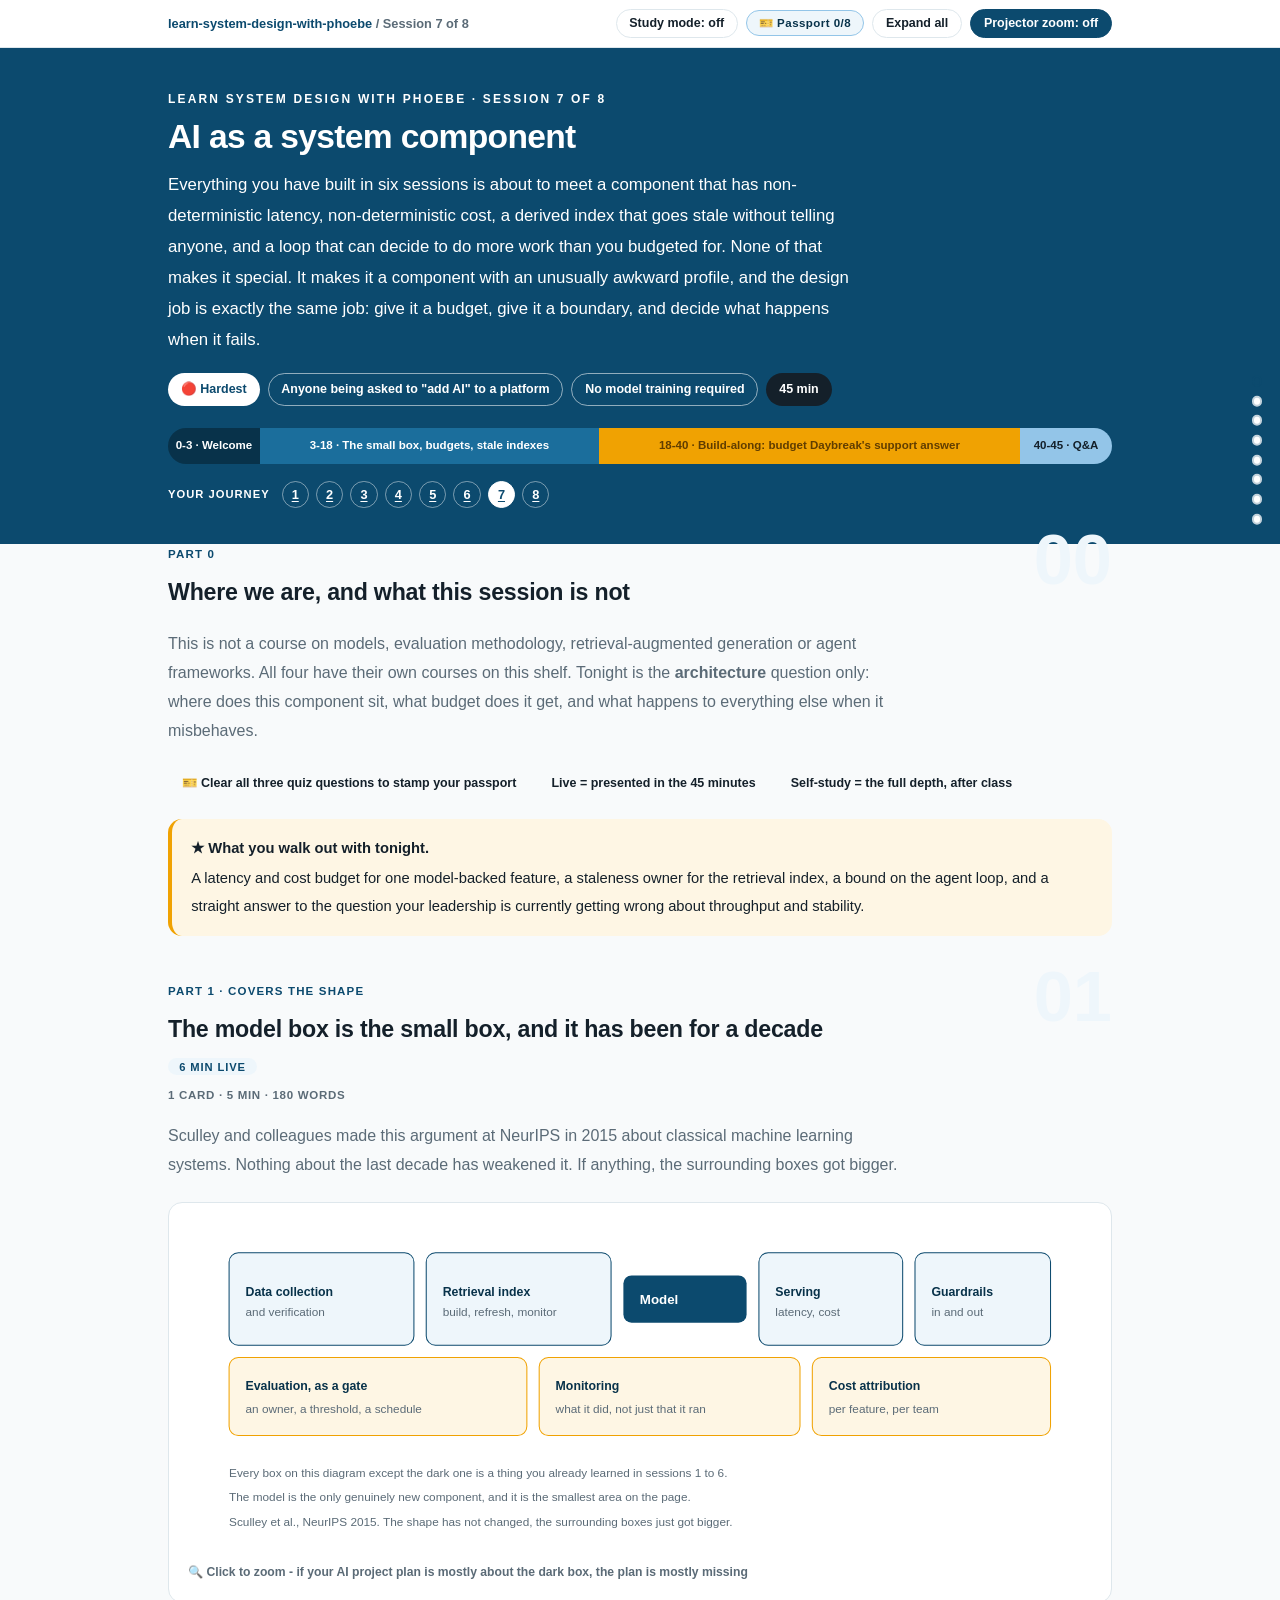
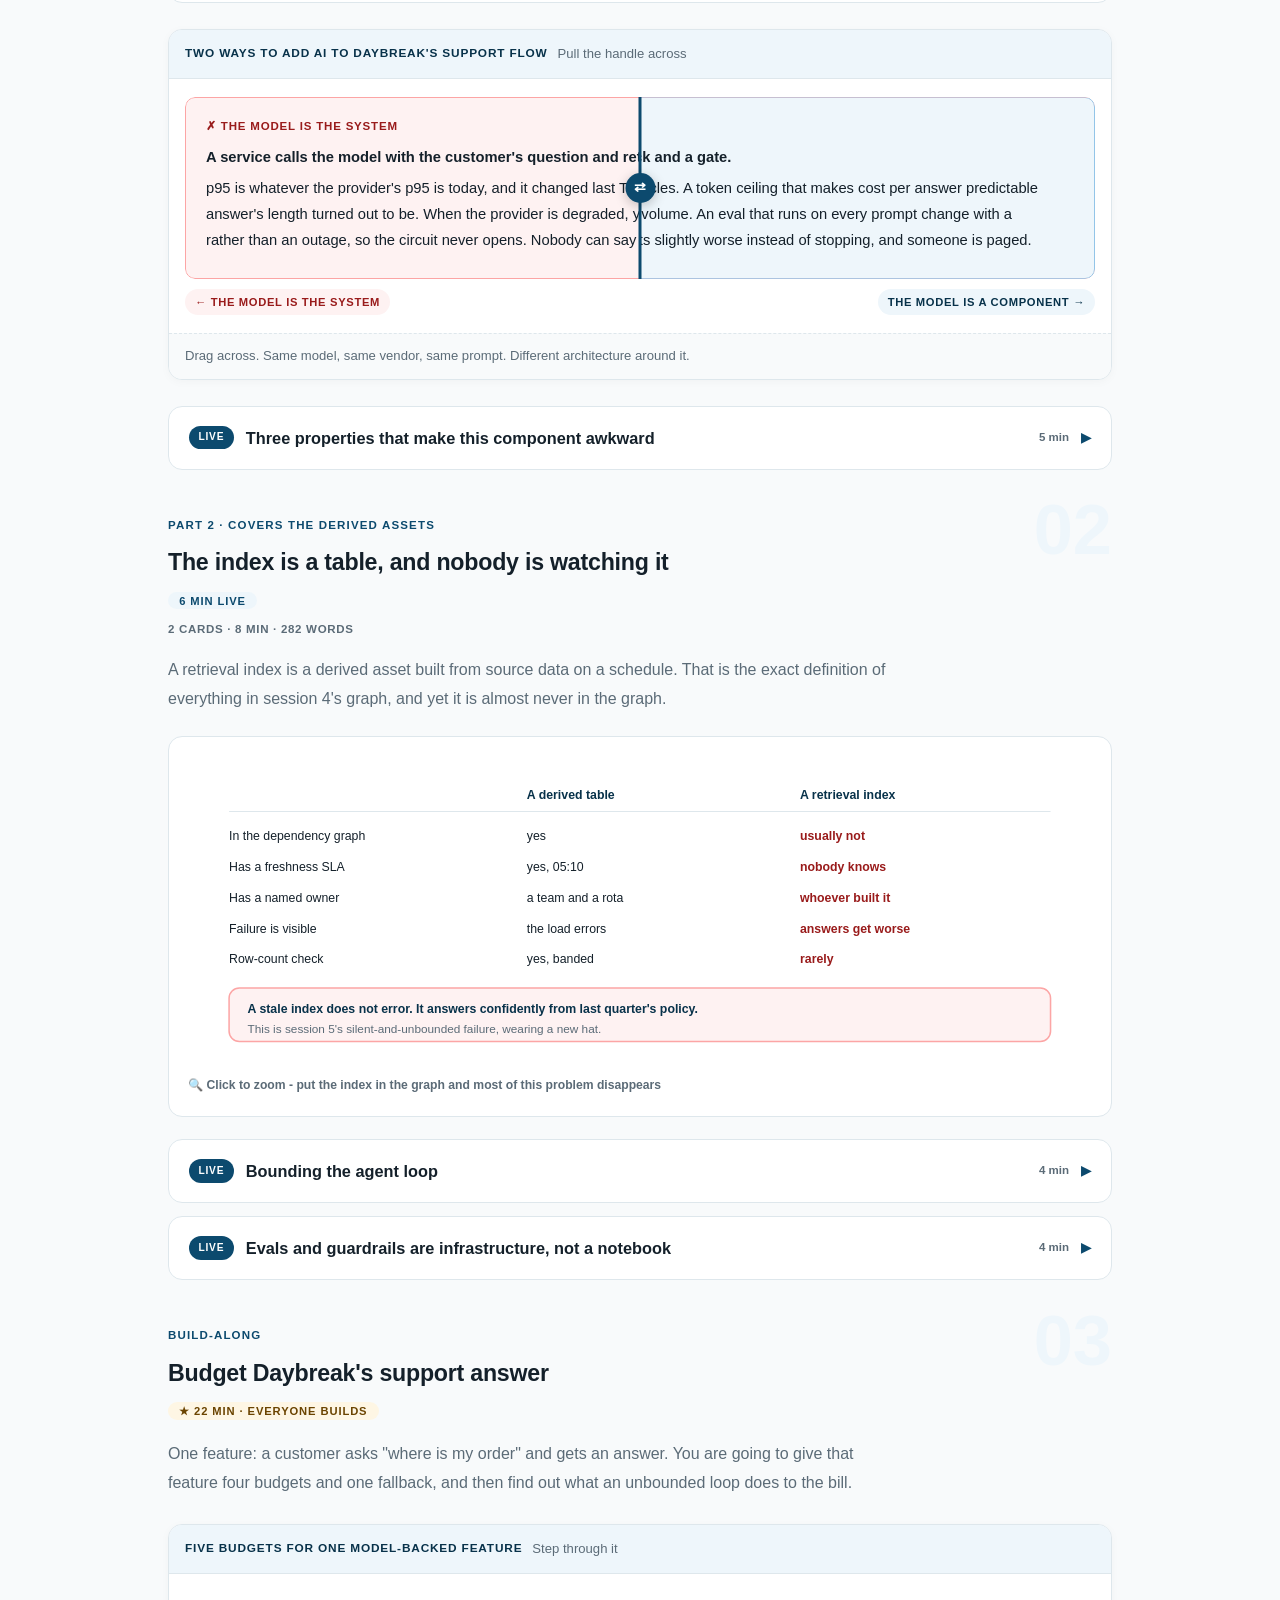
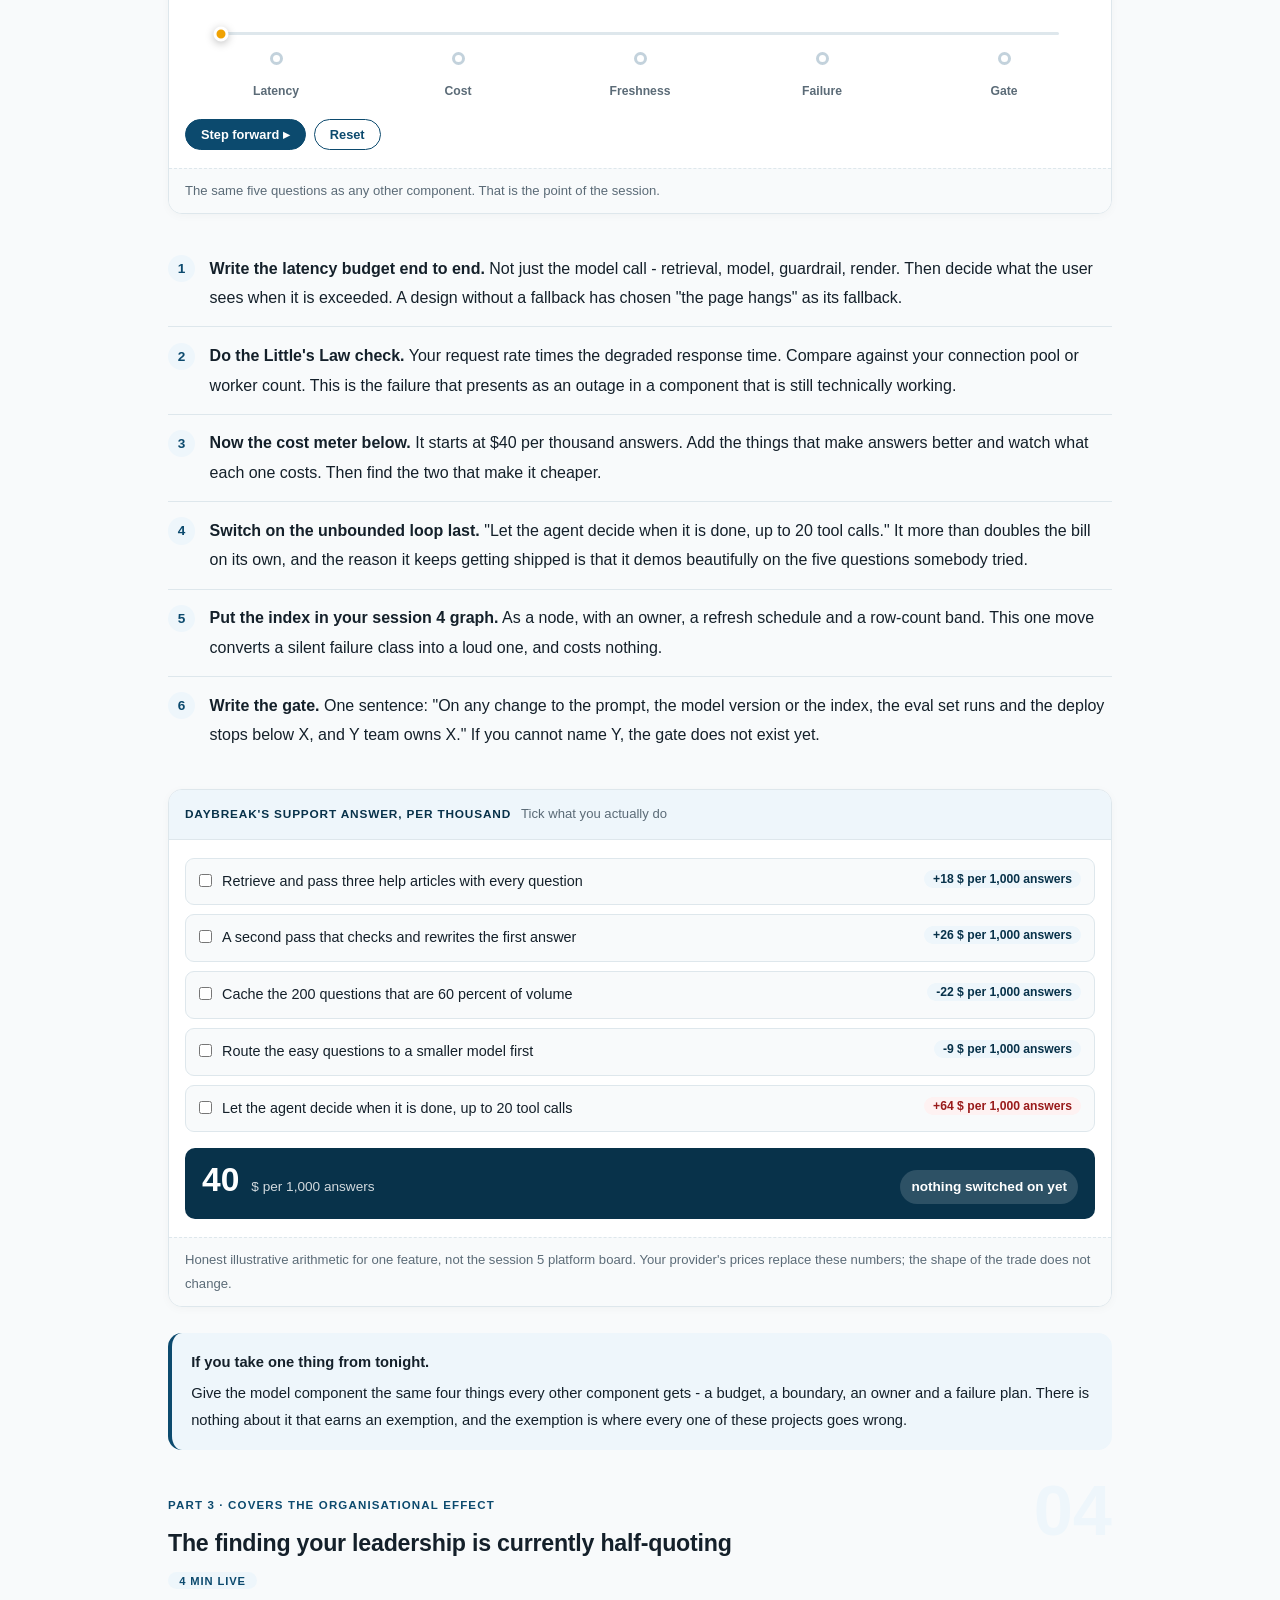
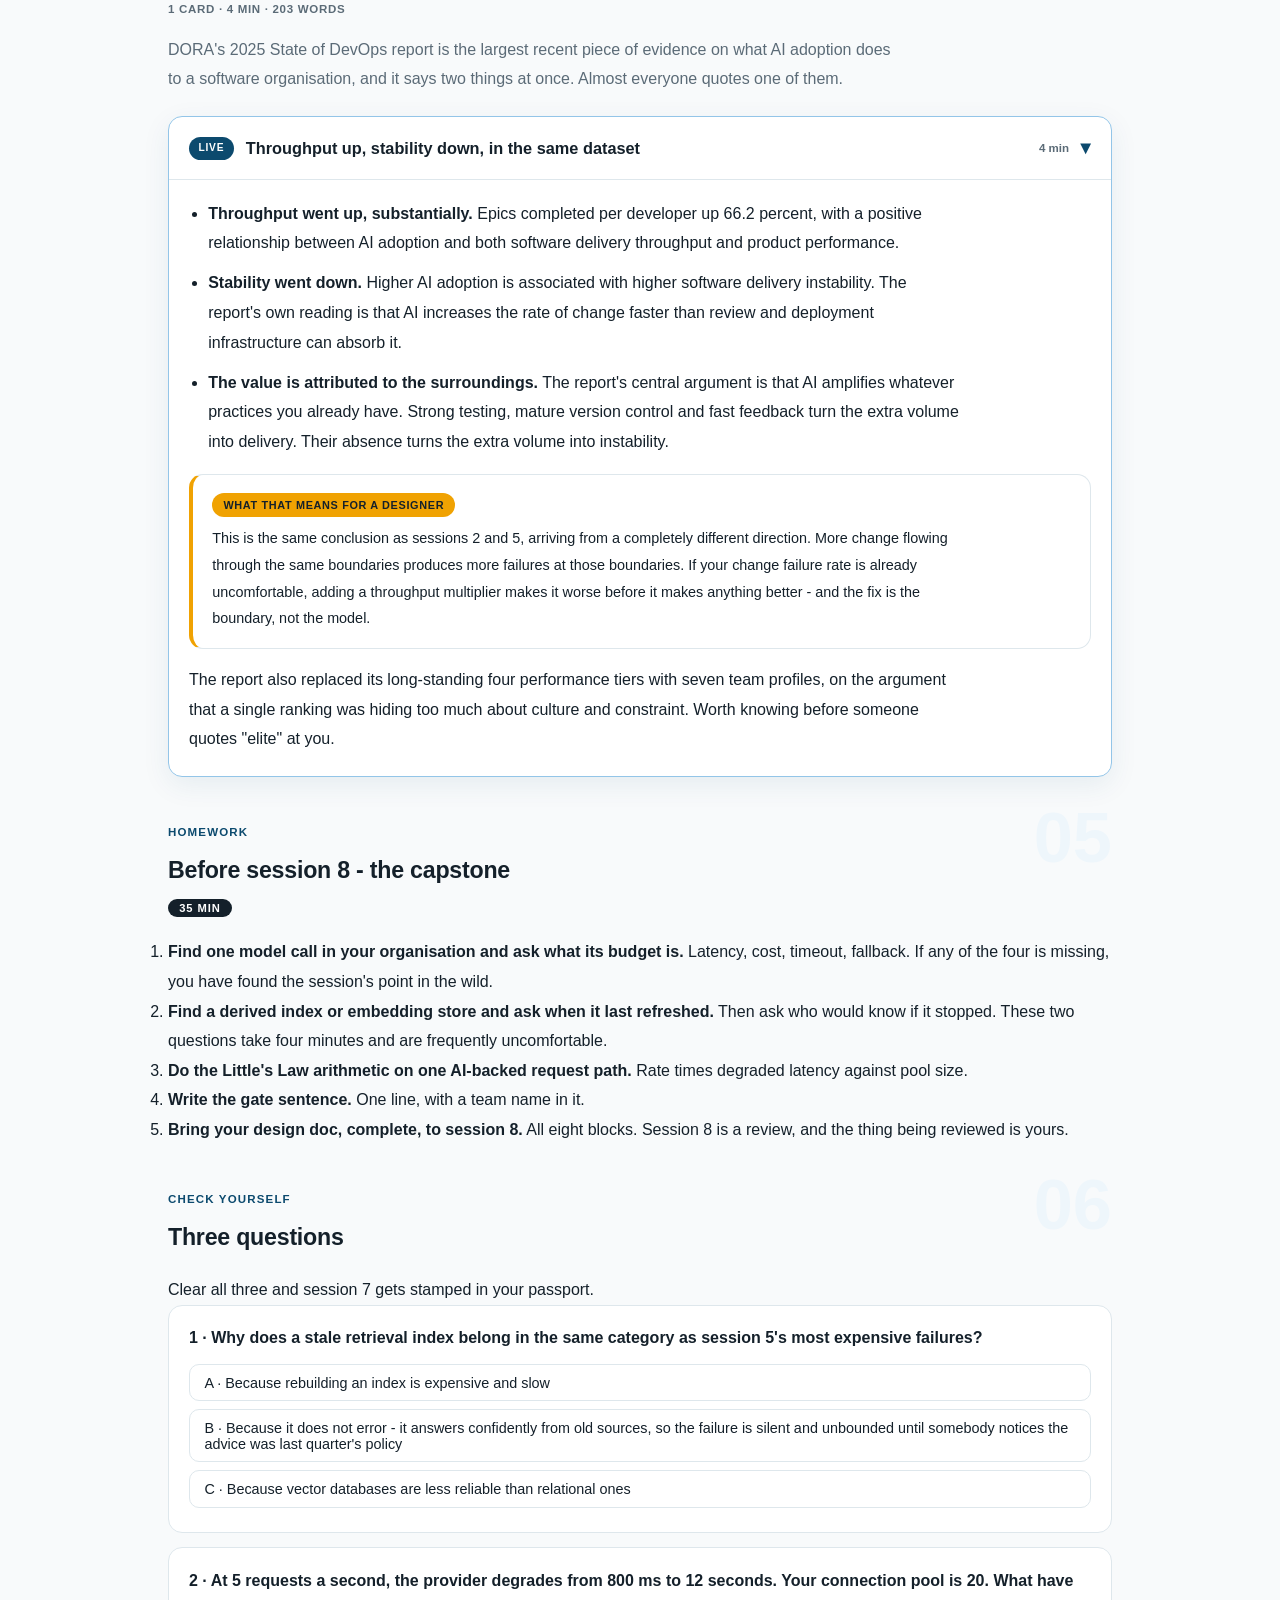
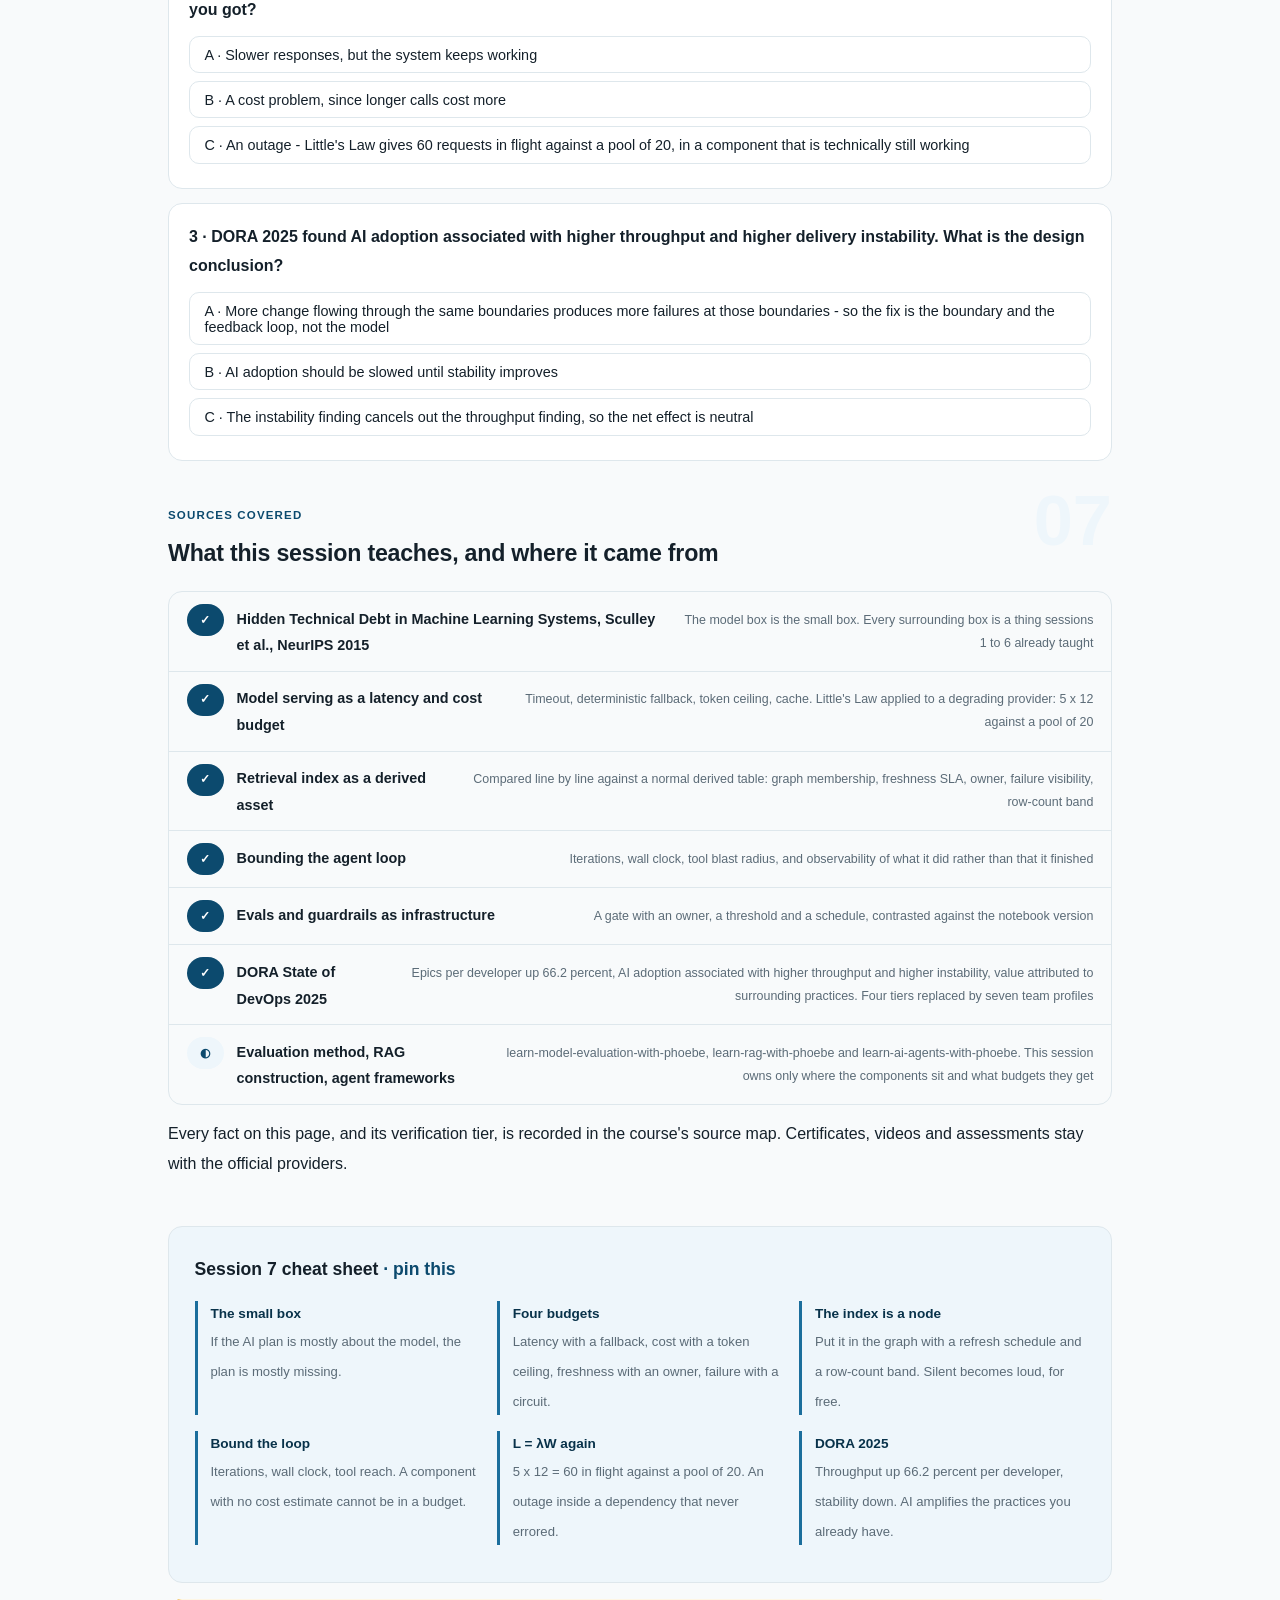
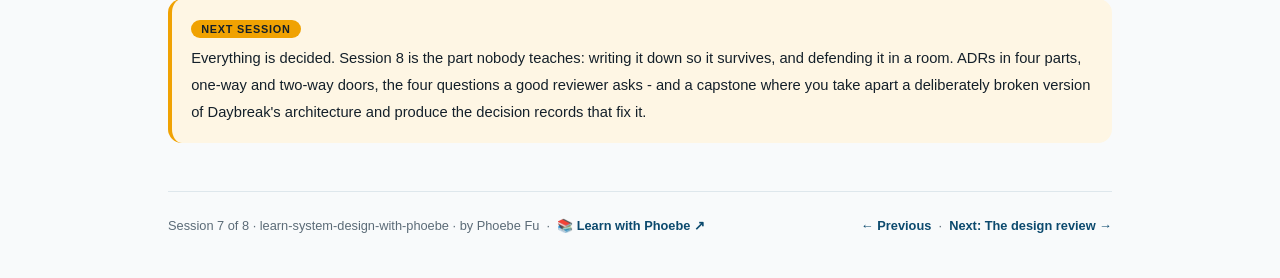
<file: courses/07-ai-as-a-component.html>
<!DOCTYPE html>
<html lang="en">
<head>
<meta charset="UTF-8">
<meta name="viewport" content="width=device-width, initial-scale=1.0">
<!-- social:start -->
<meta name="description" content="Session 7 of 8. A model is a latency budget, a cost line and a failure mode. Retrieval indexes go stale, agent loops have unbounded cost, and DORA 2025 found AI raises throughput and instability at the same time.">
<meta property="og:type" content="article">
<meta property="og:site_name" content="Learn with Phoebe">
<meta property="og:title" content="AI as a system component - learn system design with phoebe">
<meta property="og:description" content="Session 7 of 8. The model box is the small box. Everything around it is the system.">
<meta property="og:url" content="https://phoebefu6.github.io/learn-system-design-with-phoebe/courses/07-ai-as-a-component.html">
<meta property="og:image" content="https://phoebefu6.github.io/learn-system-design-with-phoebe/assets/og-cover.png">
<meta property="og:image:width" content="1200">
<meta property="og:image:height" content="630">
<meta name="twitter:card" content="summary_large_image">
<meta name="twitter:title" content="AI as a system component - learn system design with phoebe">
<meta name="twitter:description" content="Session 7 of 8. Budgets, stale indexes, unbounded loops, and evals as infrastructure.">
<meta name="twitter:image" content="https://phoebefu6.github.io/learn-system-design-with-phoebe/assets/og-cover.png">
<!-- social:end -->
<title>Session 7 · AI as a system component - learn system design with phoebe</title>
<link rel="stylesheet" href="../assets/style.css?v=24">
</head>
<body>

<div class="toolbar">
  <div class="wrap">
    <span class="crumb"><a href="../index.html">learn-system-design-with-phoebe</a> / Session 7 of 8</span>
    <button class="btn" id="toggle-all" type="button">Expand all</button>
    <button class="btn primary" id="zoom-toggle" type="button">Projector zoom: off</button>
  </div>
</div>

<header class="masthead">
  <div class="wrap">
    <div class="eyebrow">Learn System Design with Phoebe · Session 7 of 8</div>
    <h1>AI as a system <span class="accent">component</span></h1>
    <p class="sub">Everything you have built in six sessions is about to meet a component that has non-deterministic latency, non-deterministic cost, a derived index that goes stale without telling anyone, and a loop that can decide to do more work than you budgeted for. None of that makes it special. It makes it a component with an unusually awkward profile, and the design job is exactly the same job: give it a budget, give it a boundary, and decide what happens when it fails.</p>
    <div class="chip-row">
      <span class="chip level">🔴 Hardest</span>
      <span class="chip audience">Anyone being asked to "add AI" to a platform</span>
      <span class="chip audience">No model training required</span>
      <span class="chip time">45 min</span>
    </div>
    <div class="agenda">
      <span class="a1" style="flex:1">0-3 · Welcome</span>
      <span class="a2" style="flex:4">3-18 · The small box, budgets, stale indexes</span>
      <span class="a3" style="flex:5">18-40 · Build-along: budget Daybreak's support answer</span>
      <span class="a4" style="flex:1">40-45 · Q&amp;A</span>
    </div>
  </div>
</header>

<main class="wrap">

  <!-- ============ INTRO ============ -->
  <section class="section" id="intro">
    <div class="section-kicker">
      <span class="klabel">Part 0</span>
      <h2>Where we are, and what this session is not</h2>
    </div>
    <p class="lede">This is not a course on models, evaluation methodology, retrieval-augmented generation or agent frameworks. All four have their own courses on this shelf. Tonight is the <strong>architecture</strong> question only: where does this component sit, what budget does it get, and what happens to everything else when it misbehaves.</p>

    <div class="legend">
      <span class="pill">🎫 Clear all three quiz questions to stamp your passport</span>
      <span class="pill">Live = presented in the 45 minutes</span>
      <span class="pill">Self-study = the full depth, after class</span>
    </div>

    <div class="callout win">
      <p><strong>★ What you walk out with tonight.</strong> A latency and cost budget for one model-backed feature, a staleness owner for the retrieval index, a bound on the agent loop, and a straight answer to the question your leadership is currently getting wrong about throughput and stability.</p>
    </div>
  </section>

  <!-- ============ PART 1 ============ -->
  <section class="section" id="part-1">
    <div class="section-kicker">
      <span class="klabel">Part 1 · covers the shape</span>
      <h2>The model box is the small box, and it has been for a decade</h2>
      <span class="tag concept">6 min live</span>
    </div>
    <p class="lede">Sculley and colleagues made this argument at NeurIPS in 2015 about classical machine learning systems. Nothing about the last decade has weakened it. If anything, the surrounding boxes got bigger.</p>

    <figure class="zoomable">
      <svg viewBox="0 0 880 320" xmlns="http://www.w3.org/2000/svg" role="img" aria-label="A small model box surrounded by much larger boxes for data collection, serving infrastructure, monitoring, evaluation, retrieval and guardrails">
        <style>
          .s7bH { font: 800 12px Inter, sans-serif; fill: #08324A; }
          .s7bM { font: 800 13px Inter, sans-serif; fill: #fff; }
          .s7bN { font: 400 11.5px Inter, sans-serif; fill: #5B6B77; }
        </style>
        <rect x="40" y="30" width="180" height="90" rx="9" fill="#EEF6FB" stroke="#0C4A6E"/>
        <text class="s7bH" x="56" y="72">Data collection</text>
        <text class="s7bN" x="56" y="92">and verification</text>

        <rect x="232" y="30" width="180" height="90" rx="9" fill="#EEF6FB" stroke="#0C4A6E"/>
        <text class="s7bH" x="248" y="72">Retrieval index</text>
        <text class="s7bN" x="248" y="92">build, refresh, monitor</text>

        <rect x="424" y="52" width="120" height="46" rx="8" fill="#0C4A6E"/>
        <text class="s7bM" x="440" y="80">Model</text>

        <rect x="556" y="30" width="140" height="90" rx="9" fill="#EEF6FB" stroke="#0C4A6E"/>
        <text class="s7bH" x="572" y="72">Serving</text>
        <text class="s7bN" x="572" y="92">latency, cost</text>

        <rect x="708" y="30" width="132" height="90" rx="9" fill="#EEF6FB" stroke="#0C4A6E"/>
        <text class="s7bH" x="724" y="72">Guardrails</text>
        <text class="s7bN" x="724" y="92">in and out</text>

        <rect x="40" y="132" width="290" height="76" rx="9" fill="#FEF6E4" stroke="#F0A202"/>
        <text class="s7bH" x="56" y="164">Evaluation, as a gate</text>
        <text class="s7bN" x="56" y="186">an owner, a threshold, a schedule</text>

        <rect x="342" y="132" width="254" height="76" rx="9" fill="#FEF6E4" stroke="#F0A202"/>
        <text class="s7bH" x="358" y="164">Monitoring</text>
        <text class="s7bN" x="358" y="186">what it did, not just that it ran</text>

        <rect x="608" y="132" width="232" height="76" rx="9" fill="#FEF6E4" stroke="#F0A202"/>
        <text class="s7bH" x="624" y="164">Cost attribution</text>
        <text class="s7bN" x="624" y="186">per feature, per team</text>

        <text class="s7bN" x="40" y="248">Every box on this diagram except the dark one is a thing you already learned in sessions 1 to 6.</text>
        <text class="s7bN" x="40" y="272">The model is the only genuinely new component, and it is the smallest area on the page.</text>
        <text class="s7bN" x="40" y="296">Sculley et al., NeurIPS 2015. The shape has not changed, the surrounding boxes just got bigger.</text>
      </svg>
      <figcaption>🔍 Click to zoom - if your AI project plan is mostly about the dark box, the plan is mostly missing</figcaption>
    </figure>

    <div class="wipe" data-title="Two ways to add AI to Daybreak's support flow" data-label-a="The model is the system" data-label-b="The model is a component" data-foot="Drag across. Same model, same vendor, same prompt. Different architecture around it.">
      <div class="wipe-a">
        <p><strong>A service calls the model with the customer's question and returns whatever comes back.</strong></p>
        <p>p95 is whatever the provider's p95 is today, and it changed last Thursday without anyone telling you. Cost per answer is whatever the answer's length turned out to be. When the provider is degraded, your support page is degraded, and the failure looks like slowness rather than an outage, so the circuit never opens. Nobody can say whether answer quality moved this month.</p>
      </div>
      <div class="wipe-b">
        <p><strong>A component with a timeout, a token ceiling, a cache, a fallback and a gate.</strong></p>
        <p>800 ms timeout with a deterministic fallback to the top three help articles. A token ceiling that makes cost per answer predictable within a band. A cache on the 200 questions that are 60 percent of volume. An eval that runs on every prompt change with a threshold and an owner. When the provider degrades, the page gets slightly worse instead of stopping, and someone is paged.</p>
      </div>
    </div>

    <details class="card">
      <summary><span class="mode live">Live</span>Three properties that make this component awkward<span class="mini">5 min</span><span class="caret">▶</span></summary>
      <div class="body">
        <ul>
          <li><strong>Non-deterministic latency.</strong> Response time depends on output length, which depends on the input, which depends on the user. You cannot load-test this the way you load-test a query. Design with a timeout and a fallback, because a p95 you measured last month is not a promise.</li>
          <li><strong>Non-deterministic cost.</strong> A per-request cost that varies by an order of magnitude with input. Without a token ceiling, one unusual input pattern can move a monthly bill more than a traffic spike would.</li>
          <li><strong>Non-deterministic output.</strong> The same input can produce different output, which breaks the assumption every cache, test and diff you own is built on. This is why evaluation exists as a component rather than as a test suite.</li>
        </ul>
        <div class="callout tip">
          <p>Little's Law from session 1 does real work here. <span class="mono">L = λW</span>, and W is the part that is unstable. At 5 requests a second with an 800 ms response, 4 are in flight. When the provider degrades to 12 seconds, 60 are in flight. If your connection pool is 20, you now have an outage in a component that is technically still working.</p>
        </div>
      </div>
    </details>
  </section>

  <!-- ============ PART 2 ============ -->
  <section class="section" id="part-2">
    <div class="section-kicker">
      <span class="klabel">Part 2 · covers the derived assets</span>
      <h2>The index is a table, and nobody is watching it</h2>
      <span class="tag concept">6 min live</span>
    </div>
    <p class="lede">A retrieval index is a derived asset built from source data on a schedule. That is the exact definition of everything in session 4's graph, and yet it is almost never in the graph.</p>

    <figure class="zoomable">
      <svg viewBox="0 0 880 300" xmlns="http://www.w3.org/2000/svg" role="img" aria-label="A retrieval index compared against a normal derived table across freshness, ownership, monitoring and failure visibility">
        <style>
          .s7iH { font: 800 12px Inter, sans-serif; fill: #08324A; }
          .s7iB { font: 400 12px Inter, sans-serif; fill: #14202A; }
          .s7iR { font: 700 12px Inter, sans-serif; fill: #991B1B; }
          .s7iN { font: 400 11.5px Inter, sans-serif; fill: #5B6B77; }
        </style>
        <text class="s7iH" x="330" y="42">A derived table</text>
        <text class="s7iH" x="596" y="42">A retrieval index</text>
        <line x1="40" y1="54" x2="840" y2="54" stroke="#DEE7EC"/>

        <text class="s7iB" x="40" y="82">In the dependency graph</text>
        <text class="s7iB" x="330" y="82">yes</text>
        <text class="s7iR" x="596" y="82">usually not</text>

        <text class="s7iB" x="40" y="112">Has a freshness SLA</text>
        <text class="s7iB" x="330" y="112">yes, 05:10</text>
        <text class="s7iR" x="596" y="112">nobody knows</text>

        <text class="s7iB" x="40" y="142">Has a named owner</text>
        <text class="s7iB" x="330" y="142">a team and a rota</text>
        <text class="s7iR" x="596" y="142">whoever built it</text>

        <text class="s7iB" x="40" y="172">Failure is visible</text>
        <text class="s7iB" x="330" y="172">the load errors</text>
        <text class="s7iR" x="596" y="172">answers get worse</text>

        <text class="s7iB" x="40" y="202">Row-count check</text>
        <text class="s7iB" x="330" y="202">yes, banded</text>
        <text class="s7iR" x="596" y="202">rarely</text>

        <rect x="40" y="226" width="800" height="52" rx="10" fill="#FEF2F2" stroke="#FCA5A5" stroke-width="1.5"/>
        <text class="s7iH" x="58" y="250" fill="#991B1B">A stale index does not error. It answers confidently from last quarter's policy.</text>
        <text class="s7iN" x="58" y="270">This is session 5's silent-and-unbounded failure, wearing a new hat.</text>
      </svg>
      <figcaption>🔍 Click to zoom - put the index in the graph and most of this problem disappears</figcaption>
    </figure>

    <details class="card">
      <summary><span class="mode live">Live</span>Bounding the agent loop<span class="mini">4 min</span><span class="caret">▶</span></summary>
      <div class="body">
        <p>An agent is a model in a loop with tools. Architecturally that is a component that decides how much work to do, which is a thing no other component in your platform is allowed to do.</p>
        <ul>
          <li><strong>Bound the iterations.</strong> A hard cap on tool calls per request. Not because the loop is dangerous, but because an unbounded loop has no cost estimate, and a component with no cost estimate cannot be in a budget.</li>
          <li><strong>Bound the wall clock.</strong> A deadline for the whole request, separate from the per-call timeout. Ten calls of 800 ms is eight seconds, and every one of them was individually inside its budget.</li>
          <li><strong>Bound the blast radius of the tools.</strong> This is session 2 and session 6 arriving at the same time: whatever the agent can call, it can call wrongly and repeatedly. Read-only tools by default, write tools behind an explicit boundary with its own authorisation.</li>
          <li><strong>Make the loop observable.</strong> Log what it did, not just that it finished. "The request succeeded" is not a useful statement about a component that chose its own path.</li>
        </ul>
      </div>
    </details>

    <details class="card">
      <summary><span class="mode live">Live</span>Evals and guardrails are infrastructure, not a notebook<span class="mini">4 min</span><span class="caret">▶</span></summary>
      <div class="body">
        <p>Treat the eval exactly the way session 2 treats a contract: it is a gate in a pipeline with an owner, a threshold and a schedule, or it is a document.</p>
        <table class="clean">
          <tr><th>Property</th><th>Notebook version</th><th>Infrastructure version</th></tr>
          <tr><td>When it runs</td><td>when someone remembers</td><td>every prompt, model or index change</td></tr>
          <tr><td>What happens on failure</td><td>a conversation</td><td>the deploy stops</td></tr>
          <tr><td>Who owns the threshold</td><td>unclear</td><td>a named team, written down</td></tr>
          <tr><td>Where the result lives</td><td>a screenshot in chat</td><td>a tracked metric with history</td></tr>
        </table>
        <p>The method - which metrics, which judges, how to calibrate them - is <span class="mono">learn-model-evaluation-with-phoebe</span>. What this session insists on is the shape: <strong>a gate on the path, with a name on it.</strong></p>
      </div>
    </details>
  </section>

  <!-- ============ DEMO ============ -->
  <section class="section" id="demo-1">
    <div class="section-kicker">
      <span class="klabel">Build-along</span>
      <h2>Budget Daybreak's support answer</h2>
      <span class="tag demo">★ 22 min · everyone builds</span>
    </div>
    <p class="lede">One feature: a customer asks "where is my order" and gets an answer. You are going to give that feature four budgets and one fallback, and then find out what an unbounded loop does to the bill.</p>

    <div class="tick" data-stages="Latency|Cost|Freshness|Failure|Gate" data-title="Five budgets for one model-backed feature" data-foot="The same five questions as any other component. That is the point of the session.">
      <p class="tick-note" data-stage="0"><b>Latency.</b> p95 under 1,200 ms end to end, of which the model gets 800 ms. Past the timeout you serve the deterministic fallback, which is the top three help articles and the order status from the database.</p>
      <p class="tick-note" data-stage="1"><b>Cost.</b> A token ceiling on input and output. Cost per answer inside a band you can multiply by volume. If you cannot write "$X per thousand answers" you do not have a budget, you have a bill arriving later.</p>
      <p class="tick-note" data-stage="2"><b>Freshness.</b> The index refreshes nightly and appears in the session 4 graph as a node, with an owner and a row-count band. A refresh that silently produces 40 percent fewer chunks should stop, loudly.</p>
      <p class="tick-note" data-stage="3"><b>Failure.</b> Provider degraded: circuit opens, fallback serves, someone is paged. Index stale: answers degrade quietly, which is why it needs a freshness check rather than an error handler.</p>
      <p class="tick-note" data-stage="4"><b>Gate.</b> An eval set that runs on every prompt, model or index change, with a threshold, an owner and a deploy that stops. Not a notebook run before launch and never again.</p>
    </div>

    <div class="steps">
      <div class="step"><p><strong>Write the latency budget end to end.</strong> Not just the model call - retrieval, model, guardrail, render. Then decide what the user sees when it is exceeded. A design without a fallback has chosen "the page hangs" as its fallback.</p></div>
      <div class="step"><p><strong>Do the Little's Law check.</strong> Your request rate times the degraded response time. Compare against your connection pool or worker count. This is the failure that presents as an outage in a component that is still technically working.</p></div>
      <div class="step"><p><strong>Now the cost meter below.</strong> It starts at $40 per thousand answers. Add the things that make answers better and watch what each one costs. Then find the two that make it cheaper.</p></div>
      <div class="step"><p><strong>Switch on the unbounded loop last.</strong> "Let the agent decide when it is done, up to 20 tool calls." It more than doubles the bill on its own, and the reason it keeps getting shipped is that it demos beautifully on the five questions somebody tried.</p></div>
      <div class="step"><p><strong>Put the index in your session 4 graph.</strong> As a node, with an owner, a refresh schedule and a row-count band. This one move converts a silent failure class into a loud one, and costs nothing.</p></div>
      <div class="step"><p><strong>Write the gate.</strong> One sentence: "On any change to the prompt, the model version or the index, the eval set runs and the deploy stops below X, and Y team owns X." If you cannot name Y, the gate does not exist yet.</p></div>
    </div>

    <div class="stakes" data-base="40" data-unit="$ per 1,000 answers" data-lower-is-better="1" data-title="Daybreak's support answer, per thousand" data-foot="Honest illustrative arithmetic for one feature, not the session 5 platform board. Your provider's prices replace these numbers; the shape of the trade does not change.">
      <label><input type="checkbox" data-delta="18"> Retrieve and pass three help articles with every question</label>
      <label><input type="checkbox" data-delta="26"> A second pass that checks and rewrites the first answer</label>
      <label><input type="checkbox" data-delta="-22"> Cache the 200 questions that are 60 percent of volume</label>
      <label><input type="checkbox" data-delta="-9"> Route the easy questions to a smaller model first</label>
      <label><input type="checkbox" data-delta="64" data-trap="1"> Let the agent decide when it is done, up to 20 tool calls</label>
    </div>

    <div class="callout tip">
      <p><strong>If you take one thing from tonight.</strong> Give the model component the same four things every other component gets - a budget, a boundary, an owner and a failure plan. There is nothing about it that earns an exemption, and the exemption is where every one of these projects goes wrong.</p>
    </div>
  </section>

  <!-- ============ PART 3 ============ -->
  <section class="section" id="part-3">
    <div class="section-kicker">
      <span class="klabel">Part 3 · covers the organisational effect</span>
      <h2>The finding your leadership is currently half-quoting</h2>
      <span class="tag concept">4 min live</span>
    </div>
    <p class="lede">DORA's 2025 State of DevOps report is the largest recent piece of evidence on what AI adoption does to a software organisation, and it says two things at once. Almost everyone quotes one of them.</p>

    <details class="card" open>
      <summary><span class="mode live">Live</span>Throughput up, stability down, in the same dataset<span class="mini">4 min</span><span class="caret">▶</span></summary>
      <div class="body">
        <ul>
          <li><strong>Throughput went up, substantially.</strong> Epics completed per developer up 66.2 percent, with a positive relationship between AI adoption and both software delivery throughput and product performance.</li>
          <li><strong>Stability went down.</strong> Higher AI adoption is associated with higher software delivery instability. The report's own reading is that AI increases the rate of change faster than review and deployment infrastructure can absorb it.</li>
          <li><strong>The value is attributed to the surroundings.</strong> The report's central argument is that AI amplifies whatever practices you already have. Strong testing, mature version control and fast feedback turn the extra volume into delivery. Their absence turns the extra volume into instability.</li>
        </ul>
        <div class="callout example">
          <span class="ex-pill">What that means for a designer</span>
          <p>This is the same conclusion as sessions 2 and 5, arriving from a completely different direction. More change flowing through the same boundaries produces more failures at those boundaries. If your change failure rate is already uncomfortable, adding a throughput multiplier makes it worse before it makes anything better - and the fix is the boundary, not the model.</p>
        </div>
        <p>The report also replaced its long-standing four performance tiers with seven team profiles, on the argument that a single ranking was hiding too much about culture and constraint. Worth knowing before someone quotes "elite" at you.</p>
      </div>
    </details>
  </section>

  <!-- ============ HOMEWORK ============ -->
  <section class="section" id="exercise">
    <div class="section-kicker">
      <span class="klabel">Homework</span>
      <h2>Before session 8 - the capstone</h2>
      <span class="tag exercise">35 min</span>
    </div>
    <ol>
      <li><strong>Find one model call in your organisation and ask what its budget is.</strong> Latency, cost, timeout, fallback. If any of the four is missing, you have found the session's point in the wild.</li>
      <li><strong>Find a derived index or embedding store and ask when it last refreshed.</strong> Then ask who would know if it stopped. These two questions take four minutes and are frequently uncomfortable.</li>
      <li><strong>Do the Little's Law arithmetic on one AI-backed request path.</strong> Rate times degraded latency against pool size.</li>
      <li><strong>Write the gate sentence.</strong> One line, with a team name in it.</li>
      <li><strong>Bring your design doc, complete, to session 8.</strong> All eight blocks. Session 8 is a review, and the thing being reviewed is yours.</li>
    </ol>
  </section>

  <!-- ============ QUIZ ============ -->
  <section class="section" id="quiz">
    <div class="section-kicker">
      <span class="klabel">Check yourself</span>
      <h2>Three questions</h2>
    </div>
    <p>Clear all three and session 7 gets stamped in your passport.</p>

    <div class="quiz-q" data-answer="1">
      <p class="qtext">1 · Why does a stale retrieval index belong in the same category as session 5's most expensive failures?</p>
      <button class="qopt" type="button">A · Because rebuilding an index is expensive and slow</button>
      <button class="qopt" type="button">B · Because it does not error - it answers confidently from old sources, so the failure is silent and unbounded until somebody notices the advice was last quarter's policy</button>
      <button class="qopt" type="button">C · Because vector databases are less reliable than relational ones</button>
      <p class="qwhy">An index is a derived asset built on a schedule, exactly like every node in the session 4 graph, but it is usually not in the graph, has no freshness SLA and no row-count band. Adding it as a node with an owner converts a silent failure into a loud one and costs nothing.</p>
    </div>

    <div class="quiz-q" data-answer="2">
      <p class="qtext">2 · At 5 requests a second, the provider degrades from 800 ms to 12 seconds. Your connection pool is 20. What have you got?</p>
      <button class="qopt" type="button">A · Slower responses, but the system keeps working</button>
      <button class="qopt" type="button">B · A cost problem, since longer calls cost more</button>
      <button class="qopt" type="button">C · An outage - Little's Law gives 60 requests in flight against a pool of 20, in a component that is technically still working</button>
      <p class="qwhy">L = λW. 5 x 12 = 60. The dependency never returned an error and never went down, and your service is unavailable. This is why a timeout with a deterministic fallback is a design requirement rather than a nicety.</p>
    </div>

    <div class="quiz-q" data-answer="0">
      <p class="qtext">3 · DORA 2025 found AI adoption associated with higher throughput and higher delivery instability. What is the design conclusion?</p>
      <button class="qopt" type="button">A · More change flowing through the same boundaries produces more failures at those boundaries - so the fix is the boundary and the feedback loop, not the model</button>
      <button class="qopt" type="button">B · AI adoption should be slowed until stability improves</button>
      <button class="qopt" type="button">C · The instability finding cancels out the throughput finding, so the net effect is neutral</button>
      <p class="qwhy">The report's own framing is amplification: AI multiplies whatever practices exist. Strong testing, mature version control and fast feedback convert the extra volume into delivery; their absence converts it into instability. That is sessions 2 and 5 arriving from a different direction.</p>
    </div>

    <p class="quiz-score"></p>
  </section>

  <!-- ============ OFFICIAL COVERAGE ============ -->
  <section class="section" id="official">
    <div class="section-kicker">
      <span class="klabel">Sources covered</span>
      <h2>What this session teaches, and where it came from</h2>
    </div>
    <div class="covered">
      <div class="covered-row"><span class="status pill solid">✓</span><span class="name">Hidden Technical Debt in Machine Learning Systems, Sculley et al., NeurIPS 2015</span><span class="note">The model box is the small box. Every surrounding box is a thing sessions 1 to 6 already taught</span></div>
      <div class="covered-row"><span class="status pill solid">✓</span><span class="name">Model serving as a latency and cost budget</span><span class="note">Timeout, deterministic fallback, token ceiling, cache. Little's Law applied to a degrading provider: 5 x 12 against a pool of 20</span></div>
      <div class="covered-row"><span class="status pill solid">✓</span><span class="name">Retrieval index as a derived asset</span><span class="note">Compared line by line against a normal derived table: graph membership, freshness SLA, owner, failure visibility, row-count band</span></div>
      <div class="covered-row"><span class="status pill solid">✓</span><span class="name">Bounding the agent loop</span><span class="note">Iterations, wall clock, tool blast radius, and observability of what it did rather than that it finished</span></div>
      <div class="covered-row"><span class="status pill solid">✓</span><span class="name">Evals and guardrails as infrastructure</span><span class="note">A gate with an owner, a threshold and a schedule, contrasted against the notebook version</span></div>
      <div class="covered-row"><span class="status pill solid">✓</span><span class="name">DORA State of DevOps 2025</span><span class="note">Epics per developer up 66.2 percent, AI adoption associated with higher throughput and higher instability, value attributed to surrounding practices. Four tiers replaced by seven team profiles</span></div>
      <div class="covered-row"><span class="status pill light">◐</span><span class="name">Evaluation method, RAG construction, agent frameworks</span><span class="note">learn-model-evaluation-with-phoebe, learn-rag-with-phoebe and learn-ai-agents-with-phoebe. This session owns only where the components sit and what budgets they get</span></div>
    </div>
    <p class="mono" style="margin-top:14px">Every fact on this page, and its verification tier, is recorded in the course's source map. Certificates, videos and assessments stay with the official providers.</p>
  </section>

  <!-- ============ CHEAT SHEET ============ -->
  <section class="cheat" id="cheatsheet">
    <h3>Session 7 cheat sheet <span>· pin this</span></h3>
    <div class="grid-2">
      <div class="cheat-item"><b>The small box</b><span>If the AI plan is mostly about the model, the plan is mostly missing.</span></div>
      <div class="cheat-item"><b>Four budgets</b><span>Latency with a fallback, cost with a token ceiling, freshness with an owner, failure with a circuit.</span></div>
      <div class="cheat-item"><b>The index is a node</b><span>Put it in the graph with a refresh schedule and a row-count band. Silent becomes loud, for free.</span></div>
      <div class="cheat-item"><b>Bound the loop</b><span>Iterations, wall clock, tool reach. A component with no cost estimate cannot be in a budget.</span></div>
      <div class="cheat-item"><b>L = λW again</b><span>5 x 12 = 60 in flight against a pool of 20. An outage inside a dependency that never errored.</span></div>
      <div class="cheat-item"><b>DORA 2025</b><span>Throughput up 66.2 percent per developer, stability down. AI amplifies the practices you already have.</span></div>
    </div>
  </section>

  <div class="callout next">
    <span class="nx-pill">Next session</span>
    <p>Everything is decided. Session 8 is the part nobody teaches: writing it down so it survives, and defending it in a room. ADRs in four parts, one-way and two-way doors, the four questions a good reviewer asks - and a capstone where you take apart a deliberately broken version of Daybreak's architecture and produce the decision records that fix it.</p>
  </div>

  <footer class="pagefoot">
    <span>Session 7 of 8 · learn-system-design-with-phoebe · by Phoebe Fu &nbsp;·&nbsp; 📚 <a href="https://phoebefu6.github.io/learn-with-phoebe/">Learn with Phoebe ↗</a></span>
    <span><a href="06-the-governed-shell.html">← Previous</a> &nbsp;·&nbsp; <a href="08-the-design-review.html">Next: The design review →</a></span>
  </footer>

</main>

<script src="../assets/app.js?v=22"></script>
</body>
</html>
</file>
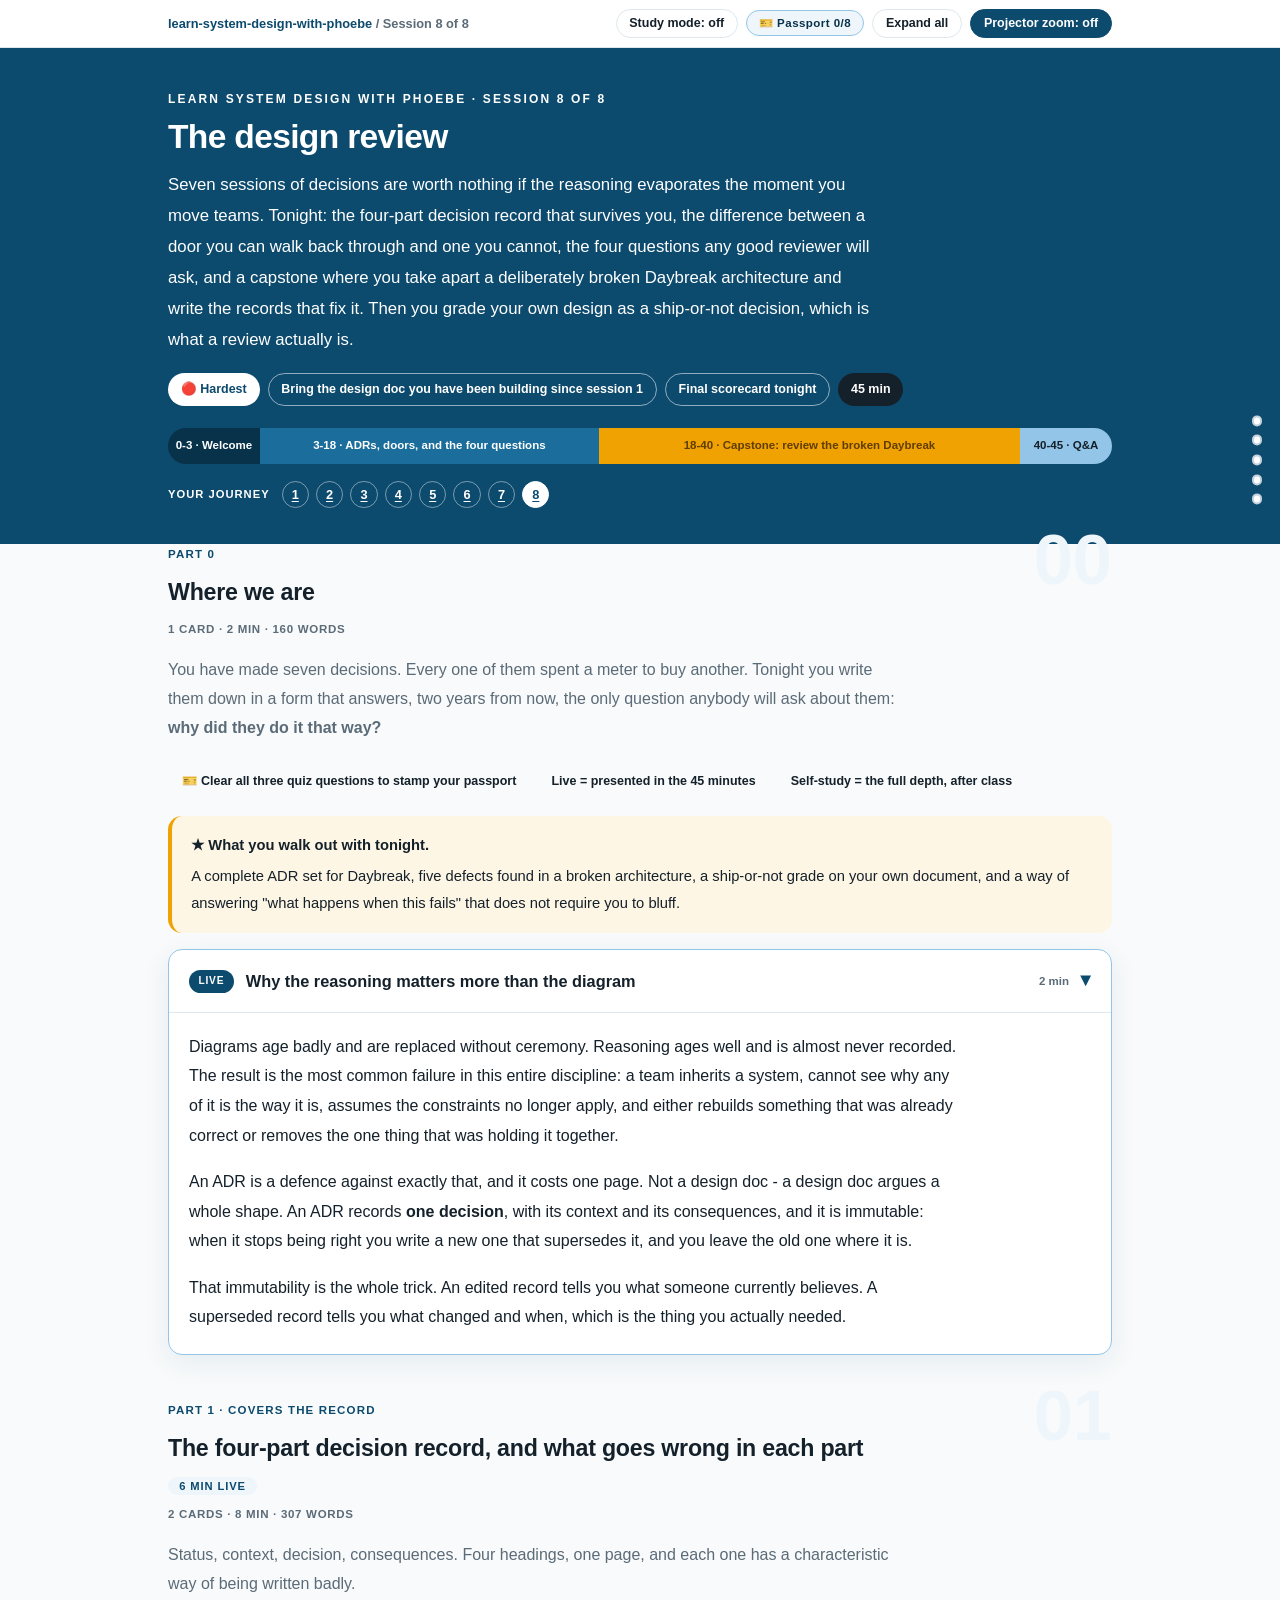
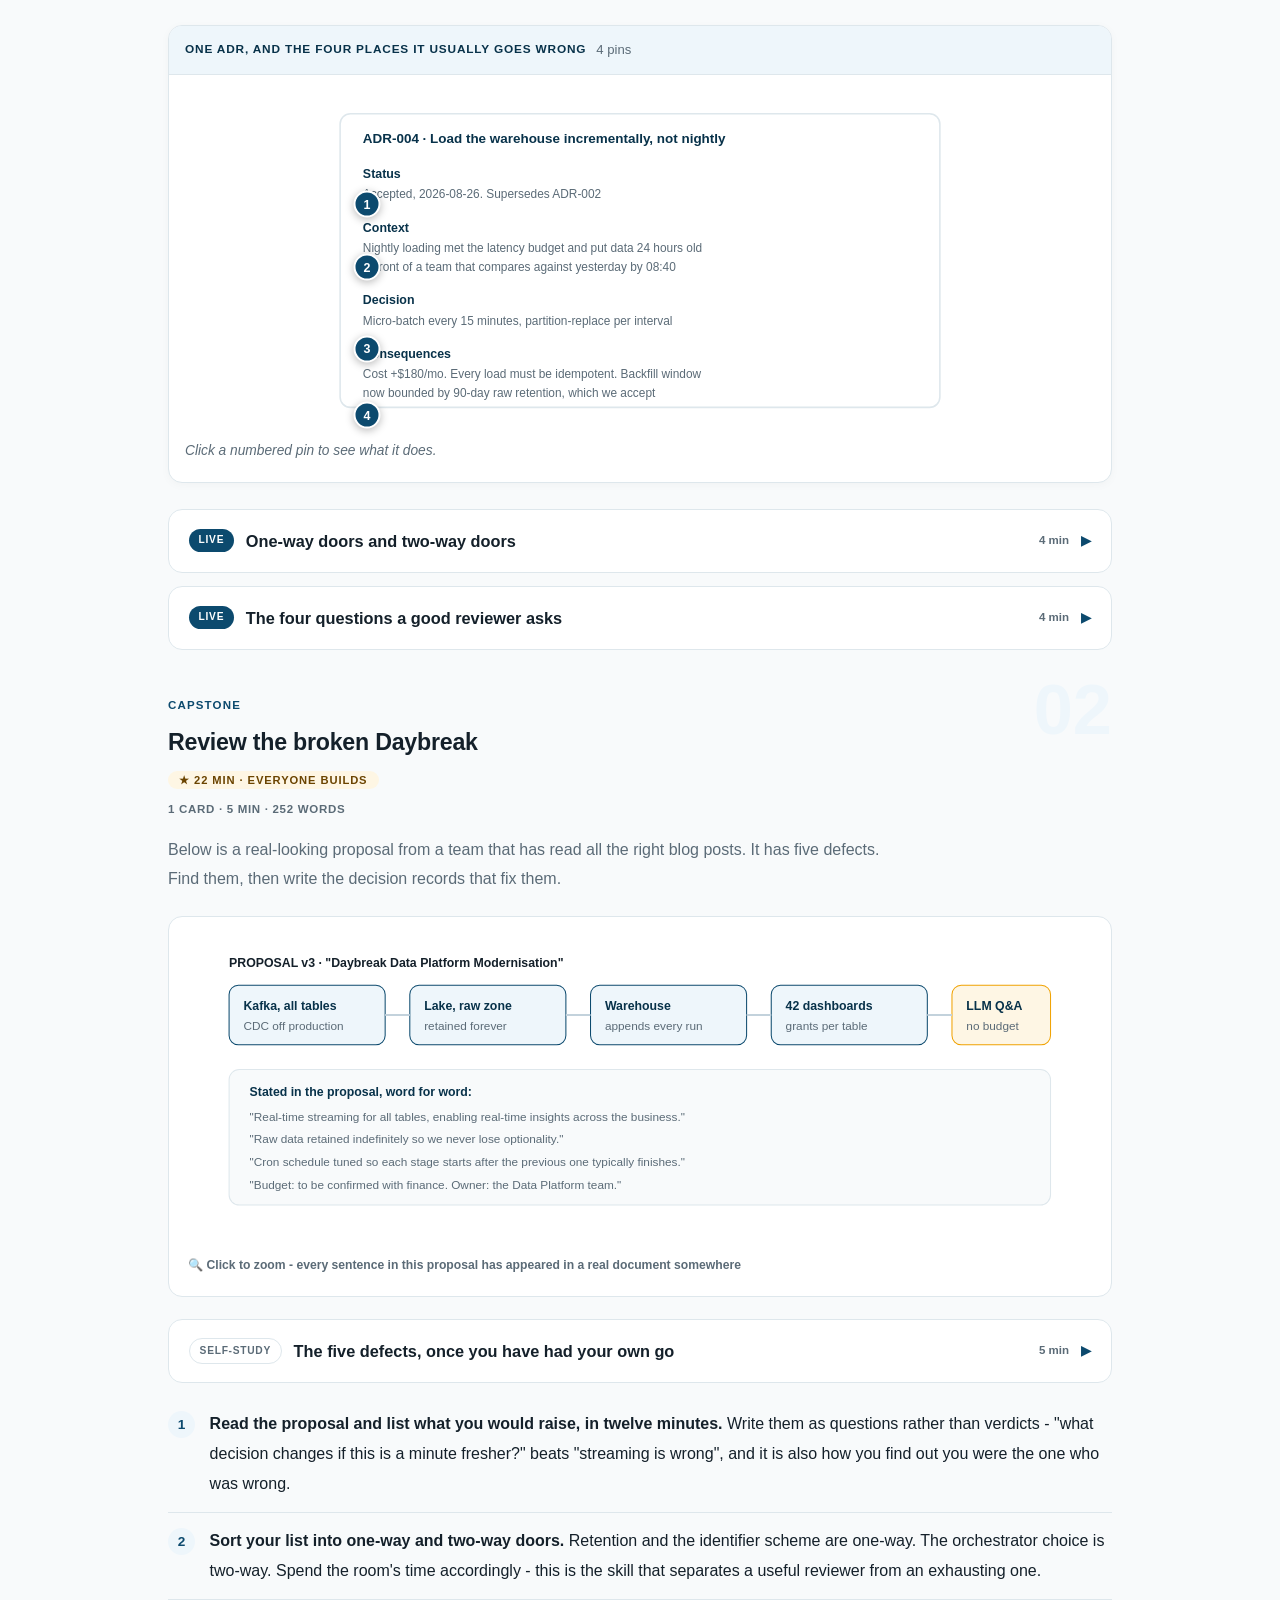
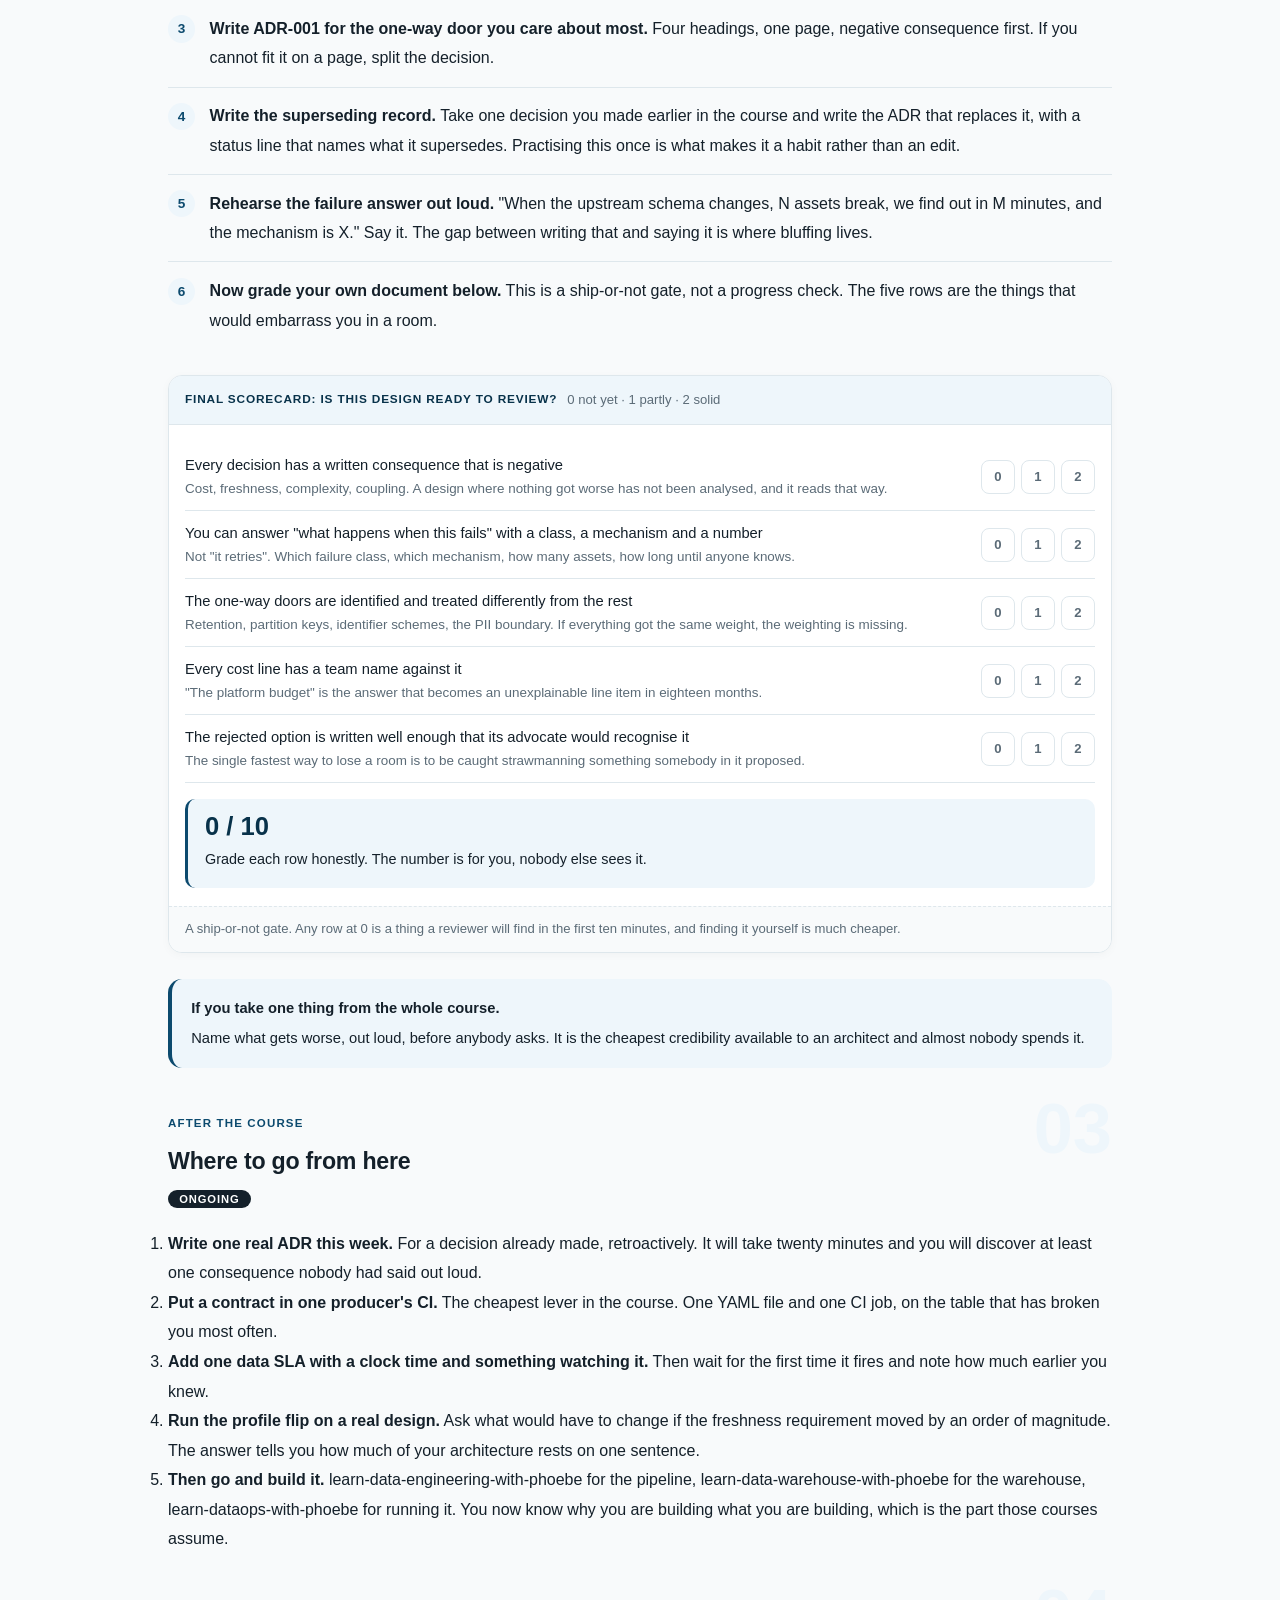
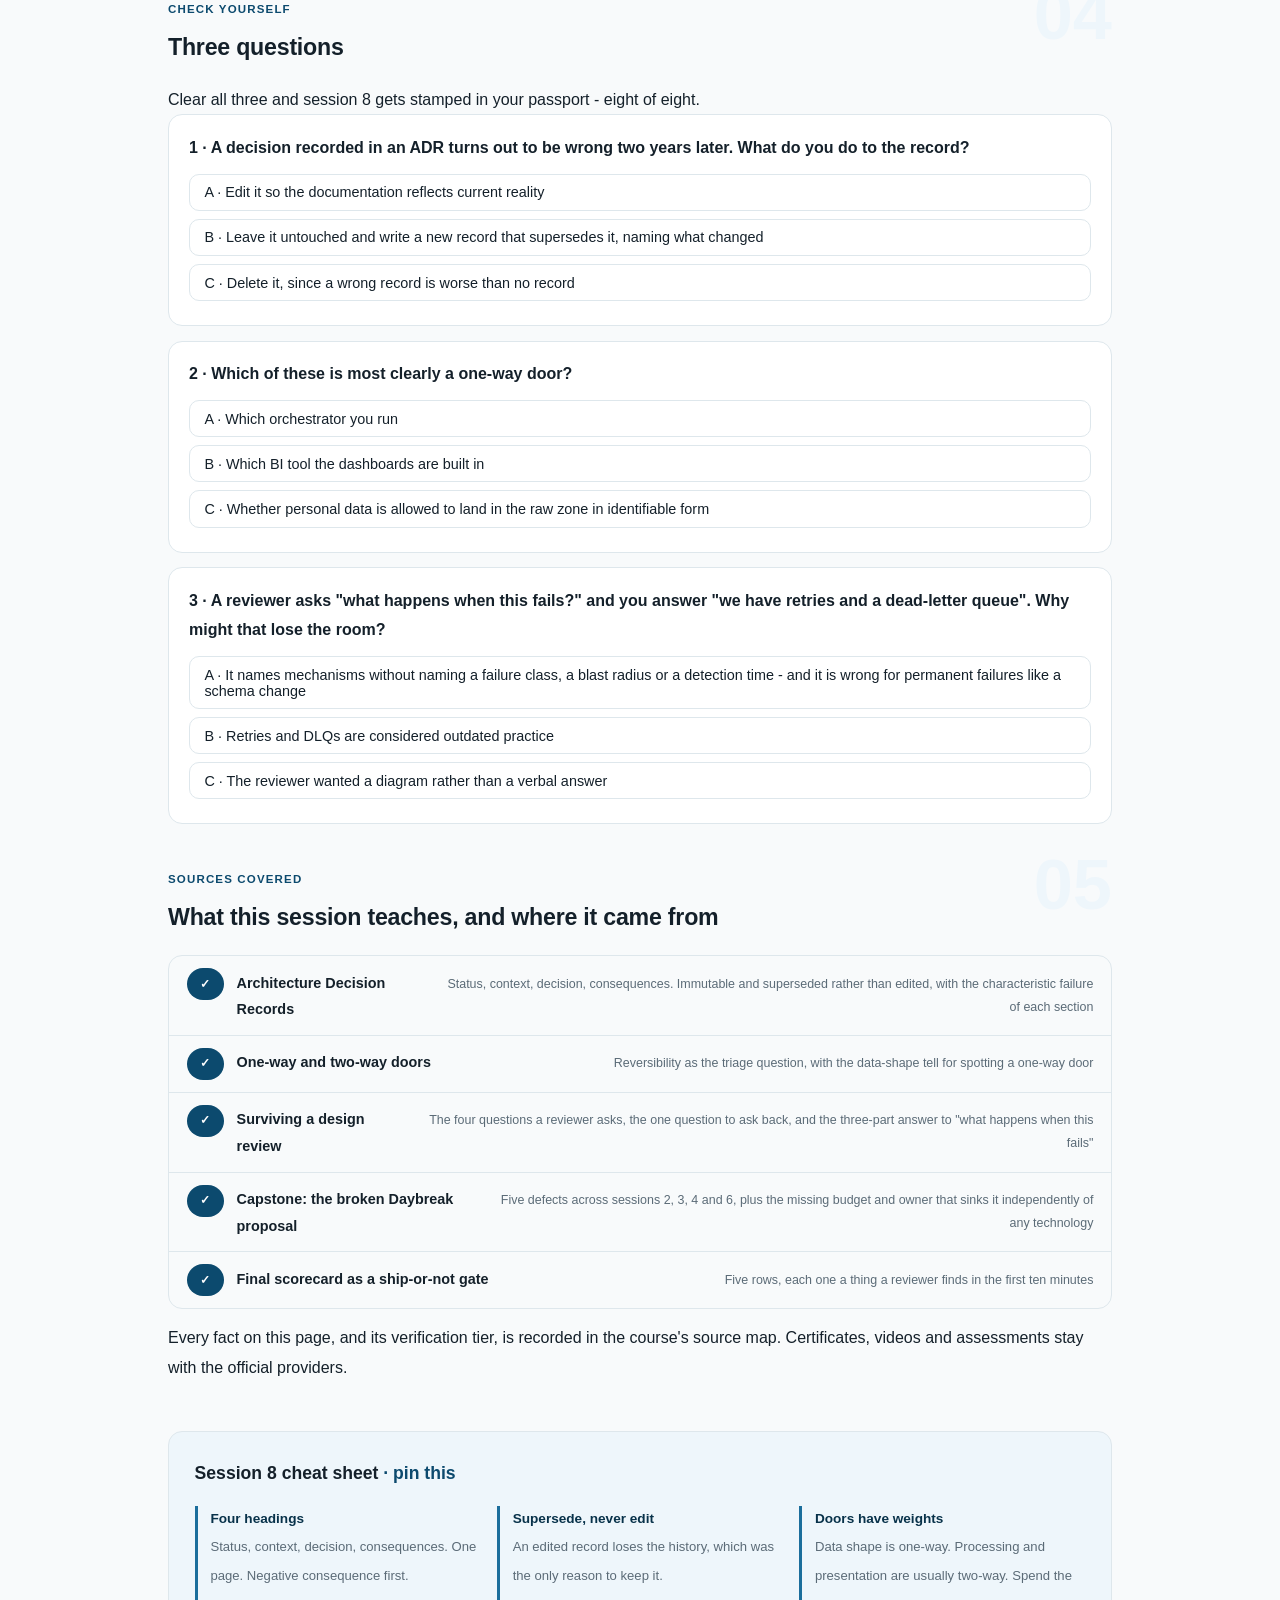
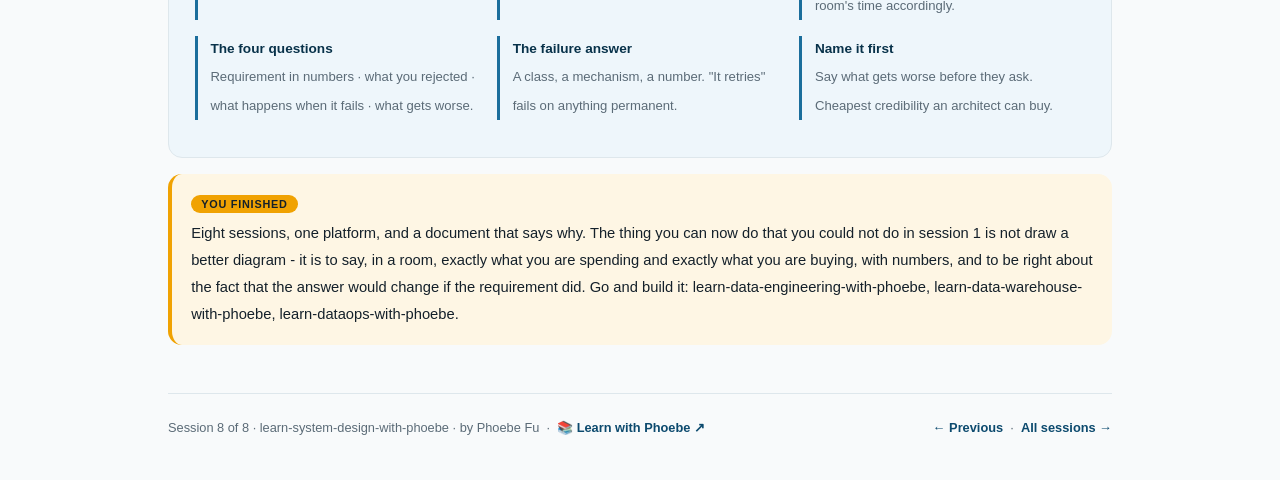
<file: courses/08-the-design-review.html>
<!DOCTYPE html>
<html lang="en">
<head>
<meta charset="UTF-8">
<meta name="viewport" content="width=device-width, initial-scale=1.0">
<!-- social:start -->
<meta name="description" content="Session 8 of 8. ADRs in four parts, one-way and two-way doors, and the four questions a good reviewer asks. Capstone: take apart a deliberately broken Daybreak architecture and write the decision records that fix it.">
<meta property="og:type" content="article">
<meta property="og:site_name" content="Learn with Phoebe">
<meta property="og:title" content="The design review - learn system design with phoebe">
<meta property="og:description" content="Session 8 of 8. Write it down so it survives, then defend it in a room.">
<meta property="og:url" content="https://phoebefu6.github.io/learn-system-design-with-phoebe/courses/08-the-design-review.html">
<meta property="og:image" content="https://phoebefu6.github.io/learn-system-design-with-phoebe/assets/og-cover.png">
<meta property="og:image:width" content="1200">
<meta property="og:image:height" content="630">
<meta name="twitter:card" content="summary_large_image">
<meta name="twitter:title" content="The design review - learn system design with phoebe">
<meta name="twitter:description" content="Session 8 of 8. ADRs, one-way doors, and the capstone review.">
<meta name="twitter:image" content="https://phoebefu6.github.io/learn-system-design-with-phoebe/assets/og-cover.png">
<!-- social:end -->
<title>Session 8 · The design review - learn system design with phoebe</title>
<link rel="stylesheet" href="../assets/style.css?v=24">
</head>
<body>

<div class="toolbar">
  <div class="wrap">
    <span class="crumb"><a href="../index.html">learn-system-design-with-phoebe</a> / Session 8 of 8</span>
    <button class="btn" id="toggle-all" type="button">Expand all</button>
    <button class="btn primary" id="zoom-toggle" type="button">Projector zoom: off</button>
  </div>
</div>

<header class="masthead">
  <div class="wrap">
    <div class="eyebrow">Learn System Design with Phoebe · Session 8 of 8</div>
    <h1>The design <span class="accent">review</span></h1>
    <p class="sub">Seven sessions of decisions are worth nothing if the reasoning evaporates the moment you move teams. Tonight: the four-part decision record that survives you, the difference between a door you can walk back through and one you cannot, the four questions any good reviewer will ask, and a capstone where you take apart a deliberately broken Daybreak architecture and write the records that fix it. Then you grade your own design as a ship-or-not decision, which is what a review actually is.</p>
    <div class="chip-row">
      <span class="chip level">🔴 Hardest</span>
      <span class="chip audience">Bring the design doc you have been building since session 1</span>
      <span class="chip audience">Final scorecard tonight</span>
      <span class="chip time">45 min</span>
    </div>
    <div class="agenda">
      <span class="a1" style="flex:1">0-3 · Welcome</span>
      <span class="a2" style="flex:4">3-18 · ADRs, doors, and the four questions</span>
      <span class="a3" style="flex:5">18-40 · Capstone: review the broken Daybreak</span>
      <span class="a4" style="flex:1">40-45 · Q&amp;A</span>
    </div>
  </div>
</header>

<main class="wrap">

  <!-- ============ INTRO ============ -->
  <section class="section" id="intro">
    <div class="section-kicker">
      <span class="klabel">Part 0</span>
      <h2>Where we are</h2>
    </div>
    <p class="lede">You have made seven decisions. Every one of them spent a meter to buy another. Tonight you write them down in a form that answers, two years from now, the only question anybody will ask about them: <strong>why did they do it that way?</strong></p>

    <div class="legend">
      <span class="pill">🎫 Clear all three quiz questions to stamp your passport</span>
      <span class="pill">Live = presented in the 45 minutes</span>
      <span class="pill">Self-study = the full depth, after class</span>
    </div>

    <div class="callout win">
      <p><strong>★ What you walk out with tonight.</strong> A complete ADR set for Daybreak, five defects found in a broken architecture, a ship-or-not grade on your own document, and a way of answering "what happens when this fails" that does not require you to bluff.</p>
    </div>

    <details class="card" open>
      <summary><span class="mode live">Live</span>Why the reasoning matters more than the diagram<span class="mini">2 min</span><span class="caret">▶</span></summary>
      <div class="body">
        <p>Diagrams age badly and are replaced without ceremony. Reasoning ages well and is almost never recorded. The result is the most common failure in this entire discipline: a team inherits a system, cannot see why any of it is the way it is, assumes the constraints no longer apply, and either rebuilds something that was already correct or removes the one thing that was holding it together.</p>
        <p>An ADR is a defence against exactly that, and it costs one page. Not a design doc - a design doc argues a whole shape. An ADR records <strong>one decision</strong>, with its context and its consequences, and it is immutable: when it stops being right you write a new one that supersedes it, and you leave the old one where it is.</p>
        <p>That immutability is the whole trick. An edited record tells you what someone currently believes. A superseded record tells you what changed and when, which is the thing you actually needed.</p>
      </div>
    </details>
  </section>

  <!-- ============ PART 1 ============ -->
  <section class="section" id="part-1">
    <div class="section-kicker">
      <span class="klabel">Part 1 · covers the record</span>
      <h2>The four-part decision record, and what goes wrong in each part</h2>
      <span class="tag concept">6 min live</span>
    </div>
    <p class="lede">Status, context, decision, consequences. Four headings, one page, and each one has a characteristic way of being written badly.</p>

    <div class="hotspot" data-title="One ADR, and the four places it usually goes wrong">
      <div class="hs-mock">
        <svg viewBox="0 0 880 320" xmlns="http://www.w3.org/2000/svg" role="img" aria-label="A one-page architecture decision record showing status, context, decision and consequences sections">
          <style>
            .s8dT { font: 800 13px Inter, sans-serif; fill: #08324A; }
            .s8dH { font: 700 12px Inter, sans-serif; fill: #08324A; }
            .s8dB { font: 400 11.5px Inter, sans-serif; fill: #5B6B77; }
          </style>
          <rect x="150" y="20" width="580" height="284" rx="10" fill="#fff" stroke="#DEE7EC" stroke-width="1.5"/>
          <text class="s8dT" x="172" y="48">ADR-004 · Load the warehouse incrementally, not nightly</text>

          <text class="s8dH" x="172" y="82">Status</text>
          <text class="s8dB" x="172" y="102">Accepted, 2026-08-26. Supersedes ADR-002</text>

          <text class="s8dH" x="172" y="134">Context</text>
          <text class="s8dB" x="172" y="154">Nightly loading met the latency budget and put data 24 hours old</text>
          <text class="s8dB" x="172" y="172">in front of a team that compares against yesterday by 08:40</text>

          <text class="s8dH" x="172" y="204">Decision</text>
          <text class="s8dB" x="172" y="224">Micro-batch every 15 minutes, partition-replace per interval</text>

          <text class="s8dH" x="172" y="256">Consequences</text>
          <text class="s8dB" x="172" y="276">Cost +$180/mo. Every load must be idempotent. Backfill window</text>
          <text class="s8dB" x="172" y="294">now bounded by 90-day raw retention, which we accept</text>
        </svg>
      </div>
      <button class="hs-pin" style="--x:20%;--y:30%" data-title="Status: the part people edit"
              data-cap="An ADR is immutable. When it stops being right you write a new one that supersedes it and leave this one alone. An edited record loses the only thing it was for - the history of what changed."></button>
      <button class="hs-pin" style="--x:20%;--y:47%" data-title="Context: the part that gets skipped"
              data-cap="The constraints as they were at the time, including the ones that have since gone away. This is the section that stops a future team from rebuilding something that was already right for reasons they cannot see."></button>
      <button class="hs-pin" style="--x:20%;--y:69%" data-title="Decision: the part that gets padded"
              data-cap="One sentence, active voice, no hedging. If it needs three paragraphs it is more than one decision and should be more than one record."></button>
      <button class="hs-pin" style="--x:20%;--y:87%" data-title="Consequences: the part that gets sanitised"
              data-cap="Both directions, and the negative one first. A record with only good consequences is marketing, and every reviewer knows it on sight."></button>
    </div>

    <details class="card">
      <summary><span class="mode live">Live</span>One-way doors and two-way doors<span class="mini">4 min</span><span class="caret">▶</span></summary>
      <div class="body">
        <p>The most useful triage question in design: <strong>how expensive is it to walk this back?</strong> Decisions are not all the same weight, and treating them as if they are is why some reviews take three weeks and some take three minutes - usually the wrong three each.</p>
        <table class="clean">
          <tr><th>Door</th><th>Examples</th><th>How to treat it</th></tr>
          <tr><td>Two-way</td><td>The orchestrator, the BI tool, the load interval, a mart's shape</td><td>Decide fast, write one paragraph, move. Time spent arguing exceeds the cost of being wrong</td></tr>
          <tr><td>One-way</td><td>The partition key, the identifier scheme, where PII is allowed to land, the tokenization boundary</td><td>Slow down. Write the full record. Get a second reader. These are the ones you live with</td></tr>
        </table>
        <div class="callout tip">
          <p>The tell for a one-way door is usually <strong>data</strong>: anything that determines the shape of stored history is hard to reverse, because reversing it means rewriting the past. Anything that only determines how you process or present is usually cheap to change. Session 6's tokenization boundary is the most one-way decision in this whole course.</p>
        </div>
      </div>
    </details>

    <details class="card">
      <summary><span class="mode live">Live</span>The four questions a good reviewer asks<span class="mini">4 min</span><span class="caret">▶</span></summary>
      <div class="body">
        <ul>
          <li><strong>"What is the requirement, in numbers?"</strong> If the answer is adjectives, the review stops here and that is a good outcome. Session 1.</li>
          <li><strong>"What did you reject, and why?"</strong> They are testing whether you understand the option you did not pick. A strawman here costs you the room.</li>
          <li><strong>"What happens when this fails?"</strong> The answer must name a failure class, a mechanism and a blast radius. "It retries" is not an answer if the failure is permanent. Session 5.</li>
          <li><strong>"What gets worse?"</strong> If nothing gets worse, you have not finished analysing. Name it before they do - it is the single fastest way to be trusted in a design review.</li>
        </ul>
        <p>And the one question you should ask them: <strong>"which of these is a one-way door in your view?"</strong> It surfaces disagreement about weight rather than about substance, which is where most stuck reviews actually are.</p>
      </div>
    </details>
  </section>

  <!-- ============ DEMO ============ -->
  <section class="section" id="demo-1">
    <div class="section-kicker">
      <span class="klabel">Capstone</span>
      <h2>Review the broken Daybreak</h2>
      <span class="tag demo">★ 22 min · everyone builds</span>
    </div>
    <p class="lede">Below is a real-looking proposal from a team that has read all the right blog posts. It has five defects. Find them, then write the decision records that fix them.</p>

    <figure class="zoomable">
      <svg viewBox="0 0 880 300" xmlns="http://www.w3.org/2000/svg" role="img" aria-label="A proposed Daybreak architecture with streaming ingestion, a lake, a warehouse and dashboards, with per-table access grants and no contract layer">
        <style>
          .s8pH { font: 700 12px Inter, sans-serif; fill: #08324A; }
          .s8pN { font: 400 11.5px Inter, sans-serif; fill: #5B6B77; }
          .s8pT { font: 800 12px Inter, sans-serif; fill: #14202A; }
        </style>
        <text class="s8pT" x="40" y="30">PROPOSAL v3 · "Daybreak Data Platform Modernisation"</text>

        <rect x="40" y="48" width="152" height="58" rx="9" fill="#EEF6FB" stroke="#0C4A6E"/>
        <text class="s8pH" x="54" y="72">Kafka, all tables</text>
        <text class="s8pN" x="54" y="92">CDC off production</text>

        <rect x="216" y="48" width="152" height="58" rx="9" fill="#EEF6FB" stroke="#0C4A6E"/>
        <text class="s8pH" x="230" y="72">Lake, raw zone</text>
        <text class="s8pN" x="230" y="92">retained forever</text>

        <rect x="392" y="48" width="152" height="58" rx="9" fill="#EEF6FB" stroke="#0C4A6E"/>
        <text class="s8pH" x="406" y="72">Warehouse</text>
        <text class="s8pN" x="406" y="92">appends every run</text>

        <rect x="568" y="48" width="152" height="58" rx="9" fill="#EEF6FB" stroke="#0C4A6E"/>
        <text class="s8pH" x="582" y="72">42 dashboards</text>
        <text class="s8pN" x="582" y="92">grants per table</text>

        <rect x="744" y="48" width="96" height="58" rx="9" fill="#FEF6E4" stroke="#F0A202"/>
        <text class="s8pH" x="758" y="72">LLM Q&amp;A</text>
        <text class="s8pN" x="758" y="92">no budget</text>

        <path d="M192 77 L216 77 M368 77 L392 77 M544 77 L568 77 M720 77 L744 77" stroke="#C3D2DC" stroke-width="2"/>

        <rect x="40" y="130" width="800" height="132" rx="10" fill="#F8FAFB" stroke="#DEE7EC"/>
        <text class="s8pH" x="60" y="156">Stated in the proposal, word for word:</text>
        <text class="s8pN" x="60" y="180">"Real-time streaming for all tables, enabling real-time insights across the business."</text>
        <text class="s8pN" x="60" y="202">"Raw data retained indefinitely so we never lose optionality."</text>
        <text class="s8pN" x="60" y="224">"Cron schedule tuned so each stage starts after the previous one typically finishes."</text>
        <text class="s8pN" x="60" y="246">"Budget: to be confirmed with finance. Owner: the Data Platform team."</text>
      </svg>
      <figcaption>🔍 Click to zoom - every sentence in this proposal has appeared in a real document somewhere</figcaption>
    </figure>

    <details class="card">
      <summary><span class="mode self">Self-study</span>The five defects, once you have had your own go<span class="mini">5 min</span><span class="caret">▶</span></summary>
      <div class="body">
        <p>Try it yourself first - twelve minutes, list what you would raise. Then compare.</p>
        <ol>
          <li><strong>Streaming with no requirement behind it.</strong> "Real-time insights" names no decision that changes inside the window and nobody who is awake to take it. On the session 5 board this configuration costs $900 a month extra and adds 12 points of blast radius, and it fails the morning-dashboard budget it was built for. Session 3.</li>
          <li><strong>Retained indefinitely is a deletion design, made by accident.</strong> Keeping raw personal data forever in mixed immutable objects means a deletion request cannot be honoured without rewriting history. "Optionality" is the word doing the damage here. Session 6.</li>
          <li><strong>Cron tuned so each stage starts after the previous "typically" finishes.</strong> That word is the whole defect. On the day the extract runs long, the transform reads stale input, exits zero and reports success. Session 4.</li>
          <li><strong>The warehouse appends every run.</strong> Non-idempotent. One retry doubles revenue, and there is a retry in every system eventually. Session 4.</li>
          <li><strong>No contract layer, and grants per table.</strong> 42 assets times 6 roles is 252 access decisions nobody can hold, and an upstream rename reaches 82 percent of everything. The cheapest fix on the board, missing entirely. Sessions 2 and 6.</li>
        </ol>
        <p>The sixth thing, which is not a defect but is the one that sinks the proposal in the room: <strong>"budget to be confirmed" and "owner: the Data Platform team"</strong>. No number and no name. A reviewer does not need to understand any of the technology to reject that.</p>
      </div>
    </details>

    <div class="steps">
      <div class="step"><p><strong>Read the proposal and list what you would raise, in twelve minutes.</strong> Write them as questions rather than verdicts - "what decision changes if this is a minute fresher?" beats "streaming is wrong", and it is also how you find out you were the one who was wrong.</p></div>
      <div class="step"><p><strong>Sort your list into one-way and two-way doors.</strong> Retention and the identifier scheme are one-way. The orchestrator choice is two-way. Spend the room's time accordingly - this is the skill that separates a useful reviewer from an exhausting one.</p></div>
      <div class="step"><p><strong>Write ADR-001 for the one-way door you care about most.</strong> Four headings, one page, negative consequence first. If you cannot fit it on a page, split the decision.</p></div>
      <div class="step"><p><strong>Write the superseding record.</strong> Take one decision you made earlier in the course and write the ADR that replaces it, with a status line that names what it supersedes. Practising this once is what makes it a habit rather than an edit.</p></div>
      <div class="step"><p><strong>Rehearse the failure answer out loud.</strong> "When the upstream schema changes, N assets break, we find out in M minutes, and the mechanism is X." Say it. The gap between writing that and saying it is where bluffing lives.</p></div>
      <div class="step"><p><strong>Now grade your own document below.</strong> This is a ship-or-not gate, not a progress check. The five rows are the things that would embarrass you in a room.</p></div>
    </div>

    <div class="scorecard" data-title="Final scorecard: is this design ready to review?" data-foot="A ship-or-not gate. Any row at 0 is a thing a reviewer will find in the first ten minutes, and finding it yourself is much cheaper.">
      <div class="sc-row"><div class="sc-q">Every decision has a written consequence that is negative
        <em>Cost, freshness, complexity, coupling. A design where nothing got worse has not been analysed, and it reads that way.</em></div></div>
      <div class="sc-row"><div class="sc-q">You can answer "what happens when this fails" with a class, a mechanism and a number
        <em>Not "it retries". Which failure class, which mechanism, how many assets, how long until anyone knows.</em></div></div>
      <div class="sc-row"><div class="sc-q">The one-way doors are identified and treated differently from the rest
        <em>Retention, partition keys, identifier schemes, the PII boundary. If everything got the same weight, the weighting is missing.</em></div></div>
      <div class="sc-row"><div class="sc-q">Every cost line has a team name against it
        <em>"The platform budget" is the answer that becomes an unexplainable line item in eighteen months.</em></div></div>
      <div class="sc-row"><div class="sc-q">The rejected option is written well enough that its advocate would recognise it
        <em>The single fastest way to lose a room is to be caught strawmanning something somebody in it proposed.</em></div></div>
    </div>

    <div class="callout tip">
      <p><strong>If you take one thing from the whole course.</strong> Name what gets worse, out loud, before anybody asks. It is the cheapest credibility available to an architect and almost nobody spends it.</p>
    </div>
  </section>

  <!-- ============ HOMEWORK ============ -->
  <section class="section" id="exercise">
    <div class="section-kicker">
      <span class="klabel">After the course</span>
      <h2>Where to go from here</h2>
      <span class="tag exercise">ongoing</span>
    </div>
    <ol>
      <li><strong>Write one real ADR this week.</strong> For a decision already made, retroactively. It will take twenty minutes and you will discover at least one consequence nobody had said out loud.</li>
      <li><strong>Put a contract in one producer's CI.</strong> The cheapest lever in the course. One YAML file and one CI job, on the table that has broken you most often.</li>
      <li><strong>Add one data SLA with a clock time and something watching it.</strong> Then wait for the first time it fires and note how much earlier you knew.</li>
      <li><strong>Run the profile flip on a real design.</strong> Ask what would have to change if the freshness requirement moved by an order of magnitude. The answer tells you how much of your architecture rests on one sentence.</li>
      <li><strong>Then go and build it.</strong> <span class="mono">learn-data-engineering-with-phoebe</span> for the pipeline, <span class="mono">learn-data-warehouse-with-phoebe</span> for the warehouse, <span class="mono">learn-dataops-with-phoebe</span> for running it. You now know why you are building what you are building, which is the part those courses assume.</li>
    </ol>
  </section>

  <!-- ============ QUIZ ============ -->
  <section class="section" id="quiz">
    <div class="section-kicker">
      <span class="klabel">Check yourself</span>
      <h2>Three questions</h2>
    </div>
    <p>Clear all three and session 8 gets stamped in your passport - eight of eight.</p>

    <div class="quiz-q" data-answer="1">
      <p class="qtext">1 · A decision recorded in an ADR turns out to be wrong two years later. What do you do to the record?</p>
      <button class="qopt" type="button">A · Edit it so the documentation reflects current reality</button>
      <button class="qopt" type="button">B · Leave it untouched and write a new record that supersedes it, naming what changed</button>
      <button class="qopt" type="button">C · Delete it, since a wrong record is worse than no record</button>
      <p class="qwhy">An ADR is immutable by design. An edited record tells you only what someone currently believes; a superseded one tells you what changed and when, which is the thing a future team actually needs in order not to repeat the reasoning from scratch.</p>
    </div>

    <div class="quiz-q" data-answer="2">
      <p class="qtext">2 · Which of these is most clearly a one-way door?</p>
      <button class="qopt" type="button">A · Which orchestrator you run</button>
      <button class="qopt" type="button">B · Which BI tool the dashboards are built in</button>
      <button class="qopt" type="button">C · Whether personal data is allowed to land in the raw zone in identifiable form</button>
      <p class="qwhy">Anything that determines the shape of stored history is hard to reverse, because reversing it means rewriting the past. Orchestrators and BI tools are migrations, painful but bounded. Where PII was allowed to land is a decision you inherit permanently.</p>
    </div>

    <div class="quiz-q" data-answer="0">
      <p class="qtext">3 · A reviewer asks "what happens when this fails?" and you answer "we have retries and a dead-letter queue". Why might that lose the room?</p>
      <button class="qopt" type="button">A · It names mechanisms without naming a failure class, a blast radius or a detection time - and it is wrong for permanent failures like a schema change</button>
      <button class="qopt" type="button">B · Retries and DLQs are considered outdated practice</button>
      <button class="qopt" type="button">C · The reviewer wanted a diagram rather than a verbal answer</button>
      <p class="qwhy">The complete answer has three parts: which class of failure, which mechanism, and how many assets are affected for how long before anyone knows. Retries handle transient failures only, and a reviewer who has been on call will ask about the permanent ones next.</p>
    </div>

    <p class="quiz-score"></p>
  </section>

  <!-- ============ OFFICIAL COVERAGE ============ -->
  <section class="section" id="official">
    <div class="section-kicker">
      <span class="klabel">Sources covered</span>
      <h2>What this session teaches, and where it came from</h2>
    </div>
    <div class="covered">
      <div class="covered-row"><span class="status pill solid">✓</span><span class="name">Architecture Decision Records</span><span class="note">Status, context, decision, consequences. Immutable and superseded rather than edited, with the characteristic failure of each section</span></div>
      <div class="covered-row"><span class="status pill solid">✓</span><span class="name">One-way and two-way doors</span><span class="note">Reversibility as the triage question, with the data-shape tell for spotting a one-way door</span></div>
      <div class="covered-row"><span class="status pill solid">✓</span><span class="name">Surviving a design review</span><span class="note">The four questions a reviewer asks, the one question to ask back, and the three-part answer to "what happens when this fails"</span></div>
      <div class="covered-row"><span class="status pill solid">✓</span><span class="name">Capstone: the broken Daybreak proposal</span><span class="note">Five defects across sessions 2, 3, 4 and 6, plus the missing budget and owner that sinks it independently of any technology</span></div>
      <div class="covered-row"><span class="status pill solid">✓</span><span class="name">Final scorecard as a ship-or-not gate</span><span class="note">Five rows, each one a thing a reviewer finds in the first ten minutes</span></div>
    </div>
    <p class="mono" style="margin-top:14px">Every fact on this page, and its verification tier, is recorded in the course's source map. Certificates, videos and assessments stay with the official providers.</p>
  </section>

  <!-- ============ CHEAT SHEET ============ -->
  <section class="cheat" id="cheatsheet">
    <h3>Session 8 cheat sheet <span>· pin this</span></h3>
    <div class="grid-2">
      <div class="cheat-item"><b>Four headings</b><span>Status, context, decision, consequences. One page. Negative consequence first.</span></div>
      <div class="cheat-item"><b>Supersede, never edit</b><span>An edited record loses the history, which was the only reason to keep it.</span></div>
      <div class="cheat-item"><b>Doors have weights</b><span>Data shape is one-way. Processing and presentation are usually two-way. Spend the room's time accordingly.</span></div>
      <div class="cheat-item"><b>The four questions</b><span>Requirement in numbers · what you rejected · what happens when it fails · what gets worse.</span></div>
      <div class="cheat-item"><b>The failure answer</b><span>A class, a mechanism, a number. "It retries" fails on anything permanent.</span></div>
      <div class="cheat-item"><b>Name it first</b><span>Say what gets worse before they ask. Cheapest credibility an architect can buy.</span></div>
    </div>
  </section>

  <div class="callout next">
    <span class="nx-pill">You finished</span>
    <p>Eight sessions, one platform, and a document that says why. The thing you can now do that you could not do in session 1 is not draw a better diagram - it is to say, in a room, exactly what you are spending and exactly what you are buying, with numbers, and to be right about the fact that the answer would change if the requirement did. Go and build it: <span class="mono">learn-data-engineering-with-phoebe</span>, <span class="mono">learn-data-warehouse-with-phoebe</span>, <span class="mono">learn-dataops-with-phoebe</span>.</p>
  </div>

  <footer class="pagefoot">
    <span>Session 8 of 8 · learn-system-design-with-phoebe · by Phoebe Fu &nbsp;·&nbsp; 📚 <a href="https://phoebefu6.github.io/learn-with-phoebe/">Learn with Phoebe ↗</a></span>
    <span><a href="07-ai-as-a-component.html">← Previous</a> &nbsp;·&nbsp; <a href="../index.html">All sessions →</a></span>
  </footer>

</main>

<script src="../assets/app.js?v=22"></script>
</body>
</html>
</file>
<file: assets/style.css>
/* learn-system-design-with-phoebe - editorial bold design system
   Accent: blueprint navy #0C4A6E · Deep navy #08324A · Flagship: drafting amber #F0A202
   (CSS var names still read --indigo/--amber; they hold blueprint-navy values.) */

:root {
  --indigo: #0C4A6E;
  --indigo-deep: #08324A;
  --indigo-mid: #1B6E9C;
  --indigo-soft: #93C5E8;
  --indigo-50: #EEF6FB;
  --ink: #14202A;
  --muted: #5B6B77;
  --faint: #C3D2DC;
  --hairline: #DEE7EC;
  --amber: #F0A202;
  --amber-ink: #6B4400;
  --amber-50: #FEF6E4;
  --paper: #F8FAFB;
  --code-bg: #EEF6FB;
  --code-ink: #14202A;
  --radius: 14px;
}

* { margin: 0; padding: 0; box-sizing: border-box; }

html { font-size: 16px; scroll-behavior: smooth; }
html.zoom-125 { font-size: 20px; }
html.zoom-150 { font-size: 24px; }

body {
  font-family: "Inter", -apple-system, BlinkMacSystemFont, "Segoe UI", Roboto, sans-serif;
  background: var(--paper);
  color: var(--ink);
  line-height: 1.85;
  font-feature-settings: "tnum";
}

.wrap { max-width: 62rem; margin: 0 auto; padding: 0 1.5rem; }

/* ---------- header band ---------- */
.masthead {
  background: var(--indigo);
  color: #fff;
  padding: 2.5rem 0 2.25rem;
}
.masthead .eyebrow {
  font-size: .75rem;
  letter-spacing: .18em;
  text-transform: uppercase;
  opacity: 1;
  font-weight: 600;
}
.masthead h1 {
  font-size: 2.1rem;
  line-height: 1.15;
  font-weight: 800;
  margin: .5rem 0 .75rem;
  letter-spacing: -.02em;
}
.masthead h1 .accent { color: inherit; }
.masthead .sub { font-size: 1.05rem; opacity: 1; max-width: 44rem; }

.chip-row { display: flex; flex-wrap: wrap; gap: .5rem; margin-top: 1.1rem; }
.chip {
  display: inline-flex;
  align-items: center;
  gap: .35rem;
  border-radius: 999px;
  padding: .25rem .8rem;
  font-size: .78rem;
  font-weight: 600;
  white-space: nowrap;
}
.chip.level { background: #fff; color: var(--indigo); }
.chip.audience { background: rgba(255,255,255,.08); color: #fff; border: 1px solid rgba(255,255,255,.35); }
.chip.time { background: var(--ink); color: #fff; font-variant-numeric: tabular-nums; }


/* ---------- agenda band ----------
   Recovered 2026-09-02. These six repos were scaffolded from a stylesheet that had
   lost this block, so .agenda rendered as run-on inline text ~700px tall inside the
   masthead. 87 of 93 repos carry it; these were the exception, and they were also the
   six the estate sweep could not see. See course-builder/references/field-notes.md.

   .a3 does NOT reuse the donor's `color: var(--amber-ink)`: that pair falls below
   4.5:1 against --amber in all six palettes, which is the same failure the sweep
   flags on the wellbeing courses. The literal below is the darkest tone of this
   repo's own amber-ink that clears 4.5:1, so the band stays bright. Recompute it if
   --amber changes. */
.agenda {
  display: flex;
  border-radius: 999px;
  overflow: hidden;
  margin: 1.4rem 0 0;
  font-size: .72rem;
  font-weight: 600;
  text-align: center;
  color: #fff;
}
.agenda span { padding: .45rem .3rem; white-space: nowrap; overflow: hidden; text-overflow: ellipsis; }
.agenda .a1 { background: var(--indigo-deep); }
.agenda .a2 { background: var(--indigo-mid); }
.agenda .a3 { background: var(--amber); color: #603D00; }
.agenda .a4 { background: var(--indigo-soft); color: var(--ink); }

/* ---------- toolbar ---------- */
.toolbar {
  position: sticky;
  top: 0;
  z-index: 40;
  background: rgba(255,255,255,.94);
  backdrop-filter: blur(6px);
  border-bottom: 1px solid var(--hairline);
  padding: .55rem 0;
}
.toolbar .wrap { display: flex; align-items: center; gap: .5rem; flex-wrap: nowrap; }
.toolbar .crumb { font-size: .8rem; color: var(--muted); font-weight: 600; margin-right: auto; min-width: 0; white-space: nowrap; overflow: hidden; text-overflow: ellipsis; }
.toolbar .btn { white-space: nowrap; flex: none; padding: .38rem .8rem; font-size: .78rem; line-height: 1.2; }
.toolbar .crumb a { color: var(--indigo); text-decoration: none; }
.btn {
  border: 1px solid var(--hairline);
  background: #fff;
  color: var(--ink);
  border-radius: 999px;
  padding: .35rem .9rem;
  font-size: .78rem;
  font-weight: 600;
  cursor: pointer;
  font-family: inherit;
  transition: all .15s ease;
}
.btn:hover { border-color: var(--indigo); color: var(--indigo); }
.btn.primary { background: var(--indigo); border-color: var(--indigo); color: #fff; }
.btn.primary:hover { background: var(--indigo-deep); }

/* ---------- sections ---------- */
main { padding: 2.5rem 0 4rem; }

.section { margin-bottom: 2.8rem; }
.section-kicker { margin-bottom: 1rem; }
.section-kicker .klabel {
  display: block;
  font-size: .72rem;
  text-transform: uppercase;
  letter-spacing: .1em;
  color: var(--indigo);
  font-weight: 700;
  margin-bottom: .35rem;
}
.section-kicker h2 {
  font-size: 1.45rem;
  font-weight: 800;
  letter-spacing: -.01em;
  display: flex;
  align-items: center;
  gap: .7rem;
  flex-wrap: wrap;
}
.section-kicker .tag {
  border-radius: 999px;
  padding: .18rem .7rem;
  font-size: .7rem;
  font-weight: 700;
  text-transform: uppercase;
  letter-spacing: .08em;
}
.tag.concept { background: var(--indigo-50); color: var(--indigo); }
.tag.demo { background: var(--amber-50); color: var(--amber-ink); }
.tag.exercise { background: var(--ink); color: #fff; }

.lede { color: var(--muted); max-width: 46rem; margin-bottom: 1.4rem; line-height: 1.8; }

/* live vs self-study markers on cards */
.mode {
  font-size: .64rem;
  font-weight: 700;
  text-transform: uppercase;
  letter-spacing: .07em;
  padding: .14rem .6rem;
  border-radius: 999px;
  flex: none;
}
.mode.live { background: var(--indigo); color: #fff; }
.mode.self { background: #fff; color: var(--muted); border: 1px solid var(--hairline); }

/* ---------- accordions ---------- */
details.card {
  border: 1px solid var(--hairline);
  border-radius: var(--radius);
  margin-bottom: .8rem;
  overflow: hidden;
  background: #fff;
}
details.card[open] { border-color: var(--indigo-soft); box-shadow: 0 8px 28px rgba(12,74,110,.08); }
details.card summary {
  list-style: none;
  cursor: pointer;
  padding: 1rem 1.25rem;
  display: flex;
  align-items: center;
  gap: .75rem;
  font-weight: 700;
  font-size: 1.02rem;
  user-select: none;
}
details.card summary::-webkit-details-marker { display: none; }
details.card summary .dot {
  width: .6rem; height: .6rem;
  border-radius: 999px;
  background: var(--indigo);
  flex: none;
}
details.card summary .mini { margin-left: auto; font-size: .72rem; color: var(--muted); font-weight: 600; white-space: nowrap; }
details.card summary .caret { transition: transform .2s ease; color: var(--indigo); font-size: .8rem; }
details.card[open] summary .caret { transform: rotate(90deg); }
details.card .body { padding: 0 1.25rem 1.4rem; border-top: 1px solid var(--hairline); padding-top: 1.15rem; }
details.card .body p { margin-bottom: 1.05rem; max-width: 48rem; }
details.card .body p:last-child { margin-bottom: 0; }
details.card .body ul, details.card .body ol { margin: 0 0 1.1rem 1.2rem; max-width: 47rem; }
details.card .body li { margin-bottom: .65rem; }
details.card .body h4 { font-size: .95rem; font-weight: 700; margin: 1.1rem 0 .45rem; }
details.card .body h4:first-child { margin-top: 0; }

/* ---------- pills & legends ---------- */
.legend { display: flex; flex-wrap: wrap; gap: .5rem; margin: 0 0 1.2rem; }
.pill {
  display: inline-flex;
  align-items: center;
  gap: .4rem;
  border-radius: 999px;
  padding: .28rem .85rem;
  font-size: .78rem;
  font-weight: 600;
}
.pill.solid { background: var(--indigo); color: #fff; }
.pill.light { background: var(--indigo-50); color: var(--indigo); }
.pill.inkpill { background: var(--ink); color: #fff; }
.pill.amber, .pill.peach { background: var(--amber); color: var(--ink); }
.pill.bare { color: var(--muted); }

/* ---------- 4D grid ---------- */
.grid-2 { display: grid; grid-template-columns: repeat(auto-fit, minmax(15rem, 1fr)); gap: .8rem; margin: .5rem 0 1rem; }
.d-card {
  border: 1px solid var(--hairline);
  border-left: 4px solid var(--indigo);
  border-radius: 10px;
  padding: 1rem 1.1rem;
}
.d-card h4 { font-size: .95rem; margin-bottom: .3rem; }
.d-card h4 .lead-letter { color: var(--indigo); }
.d-card p { font-size: .86rem; color: var(--muted); margin: 0; }

/* ---------- tables ---------- */
table.clean { width: 100%; border-collapse: collapse; font-size: .9rem; margin: .4rem 0 1rem; }
table.clean th {
  text-align: left;
  font-size: .72rem;
  text-transform: uppercase;
  letter-spacing: .08em;
  color: var(--muted);
  padding: .5rem .6rem;
  border-bottom: 2px solid var(--ink);
}
table.clean td { padding: .7rem .6rem; border-bottom: .5px solid var(--hairline); vertical-align: top; line-height: 1.7; }
table.clean td:first-child { font-weight: 600; }

/* ---------- prompt boxes ---------- */
.prompt-box{
  position: relative;
  background: #EEF6FB;
  border: 1px solid #DEE7EC;
  color: #14202A;
  border-radius: var(--radius);
  padding: 1.1rem 1.2rem;
  margin: 1rem 0 1.2rem;
  font-family: "SF Mono", ui-monospace, Menlo, Consolas, monospace;
  font-size: .84rem;
  line-height: 1.65;
  white-space: pre-wrap;
  word-break: break-word;
}
.prompt-box .label{
  position: absolute;
  top: -0.7rem;
  left: 1rem;
  background: #0C4A6E;
  color: #FFFFFF;
  font-family: "Inter", -apple-system, sans-serif;
  font-size: .68rem;
  font-weight: 700;
  letter-spacing: .06em;
  text-transform: uppercase;
  border-radius: 999px;
  padding: .15rem .7rem;
}
.prompt-box.bad .label { background: var(--faint); color: var(--ink); }
.prompt-box.good .label { background: var(--amber); color: var(--ink); }
.copy-btn{
  position: absolute;
  top: .7rem;
  right: .7rem;
  background: #FFFFFF;
  border: 1px solid #DEE7EC;
  color: #14202A;
  border-radius: 999px;
  padding: .25rem .8rem;
  font-size: .72rem;
  font-weight: 600;
  cursor: pointer;
  font-family: "Inter", -apple-system, sans-serif;
  transition: background .15s ease;
}
.copy-btn:hover { background: #DEE7EC; }
.copy-btn.copied { background: var(--amber); border-color: var(--amber); color: var(--ink); }

/* ---------- demo steps ---------- */
.steps { counter-reset: step; margin: .6rem 0 1rem; }
.step {
  display: grid;
  grid-template-columns: max-content minmax(0, 1fr);
  column-gap: .9rem;
  row-gap: .2rem;
  padding: .85rem 0;
  border-bottom: .5px solid var(--hairline);
}
.step > * { grid-column: 2; min-width: 0; }
.step > .prompt-box { margin: .8rem 0 .4rem; }
.step:last-child { border-bottom: none; }
.step::before {
  counter-increment: step;
  content: counter(step);
  flex: none;
  width: 1.7rem; height: 1.7rem;
  border-radius: 999px;
  background: var(--indigo-50);
  color: var(--indigo);
  font-weight: 700;
  font-size: .85rem;
  display: inline-flex;
  align-items: center;
  justify-content: center;
  margin-top: .1rem;
}
.step p { margin: 0; }

/* ---------- callouts ---------- */
.callout {
  border-radius: var(--radius);
  padding: 1rem 1.2rem;
  margin: 1rem 0;
  font-size: .92rem;
}
.callout.tip { background: var(--indigo-50); border-left: 4px solid var(--indigo); }
.callout.win { background: var(--amber-50); border-left: 4px solid var(--amber); }
.callout strong:first-child { display: block; margin-bottom: .2rem; }

.callout.example {
  background: #FFFFFF;
  border: 1px solid var(--hairline);
  border-left: 4px solid var(--amber);
  font-size: .9rem;
}
.callout.example .ex-pill {
  display: inline-block;
  background: var(--amber);
  color: var(--ink);
  border-radius: 999px;
  padding: .15rem .7rem;
  font-size: .68rem;
  font-weight: 700;
  text-transform: uppercase;
  letter-spacing: .06em;
  margin-bottom: .5rem;
}
.callout.example p { margin: 0 0 .75rem; max-width: 47rem; }
.callout.example p:last-child { margin-bottom: 0; }
.callout.example ul { margin: 0 0 0 1.1rem; max-width: 46rem; }
.callout.example li { margin-bottom: .6rem; }
.callout.example li:last-child { margin-bottom: 0; }

/* ---------- zoomable figures ---------- */
figure.zoomable {
  border: 1px solid var(--hairline);
  border-radius: var(--radius);
  padding: 1.2rem;
  margin: 1rem 0 1.4rem;
  cursor: zoom-in;
  transition: box-shadow .15s ease;
  background: #fff;
}
figure.zoomable:hover { box-shadow: 0 8px 28px rgba(12,74,110,.12); }
figure.zoomable svg, figure.zoomable img { width: 100%; height: auto; display: block; }
figure.zoomable figcaption {
  margin-top: .6rem;
  font-size: .76rem;
  color: var(--muted);
  font-weight: 600;
  display: flex;
  align-items: center;
  gap: .4rem;
}

.lightbox{
  position: fixed;
  inset: 0;
  z-index: 100;
  background: rgba(248,250,251,.97);
  display: none;
  align-items: center;
  justify-content: center;
  padding: 3vh 3vw;
  cursor: zoom-out;
}
.lightbox.open { display: flex; }
.lightbox .inner{
  background: #fff;
  border: 1px solid #DEE7EC;
  box-shadow: 0 10px 40px rgba(20,32,42,.14);
  border-radius: var(--radius);
  padding: 2rem;
  max-width: 94vw;
  max-height: 92vh;
  overflow: auto;
}
.lightbox .inner svg, .lightbox .inner img { width: min(88vw, 70rem); height: auto; }
.lightbox .close-hint{
  position: fixed;
  top: 1rem; right: 1.4rem;
  color: #14202A;
  font-size: .8rem;
  font-weight: 600;
}

/* ---------- courses covered ---------- */
.covered { border: 1px solid var(--hairline); border-radius: var(--radius); overflow: hidden; }
.covered-row {
  display: flex;
  align-items: baseline;
  gap: .8rem;
  padding: .75rem 1.1rem;
  border-bottom: .5px solid var(--hairline);
  font-size: .9rem;
}
.covered-row:last-child { border-bottom: none; }
.covered-row .status { flex: none; }
.covered-row .name { font-weight: 600; }
.covered-row .note { margin-left: auto; color: var(--muted); font-size: .78rem; text-align: right; }

/* ---------- cheat sheet footer ---------- */
.cheat{
  background: #EEF6FB;
  border: 1px solid #DEE7EC;
  color: #14202A;
  border-radius: var(--radius);
  padding: 1.6rem 1.6rem 1.3rem;
  margin-top: 3rem;
}
.cheat h3 { font-size: 1.1rem; margin-bottom: 1rem; }
.cheat h3 span { color: #0C4A6E; }
.cheat .grid-2 { gap: 1rem; }
.cheat .cheat-item { border-left: 3px solid var(--indigo-mid); padding-left: .8rem; }
.cheat .cheat-item b { display: block; font-size: .85rem; color: #08324A; }
.cheat .cheat-item span { font-size: .82rem; color: #5B6B77; }

footer.pagefoot {
  border-top: 1px solid var(--hairline);
  margin-top: 3rem;
  padding: 1.4rem 0 2.5rem;
  font-size: .8rem;
  color: var(--muted);
  display: flex;
  justify-content: space-between;
  flex-wrap: wrap;
  gap: .8rem;
}
footer.pagefoot a { color: var(--indigo); text-decoration: none; font-weight: 600; }

/* ---------- wayfinding: reading progress + section dots + part numbers ---------- */

#progress-bar {
  position: fixed;
  top: 0; left: 0;
  height: 3px;
  width: 0;
  background: linear-gradient(90deg, var(--indigo), var(--amber));
  z-index: 90;
}

.pagenav {
  position: fixed;
  right: 1.1rem;
  top: 50%;
  transform: translateY(-50%);
  z-index: 50;
  display: flex;
  flex-direction: column;
  gap: .55rem;
}
.pagenav a {
  width: .68rem; height: .68rem;
  border-radius: 999px;
  background: #fff;
  border: 2px solid var(--faint);
  display: block;
  position: relative;
  transition: all .15s ease;
}
.pagenav a:hover { border-color: var(--indigo); transform: scale(1.3); }
.pagenav a.active { background: var(--indigo); border-color: var(--indigo); }
.pagenav a .nlabel {
  position: absolute;
  right: 1.4rem;
  top: 50%;
  transform: translateY(-50%);
  background: var(--ink);
  color: #fff;
  font-size: .7rem;
  font-weight: 600;
  padding: .22rem .65rem;
  border-radius: 6px;
  white-space: nowrap;
  opacity: 0;
  pointer-events: none;
  transition: opacity .15s ease;
}
.pagenav a:hover .nlabel { opacity: 1; }
@media (max-width: 74rem) { .pagenav { display: none; } }

main { counter-reset: partnum -1; }
.section .section-kicker { position: relative; }
.section .section-kicker::before {
  counter-increment: partnum;
  content: counter(partnum, decimal-leading-zero);
  position: absolute;
  right: 0;
  top: -1.2rem;
  font-size: 4.4rem;
  font-weight: 800;
  color: var(--indigo-50);
  line-height: 1;
  font-variant-numeric: tabular-nums;
  pointer-events: none;
  z-index: 0;
}
.section .section-kicker > * { position: relative; z-index: 1; }

details.card summary { transition: background .15s ease; }
details.card summary:hover { background: #F4F9FC; }

/* ---------- journey strip: you are here in the series ---------- */
.journey {
  display: flex;
  align-items: center;
  gap: .45rem;
  margin-top: 1.1rem;
  flex-wrap: wrap;
}
.journey .jlabel { font-size: .7rem; font-weight: 700; text-transform: uppercase; letter-spacing: .09em; opacity: 1; margin-right: .3rem; }
.journey a {
  width: 1.7rem; height: 1.7rem;
  border-radius: 999px;
  display: inline-flex;
  align-items: center;
  justify-content: center;
  font-size: .8rem;
  font-weight: 700;
  text-decoration: none;
  color: #fff;
  border: 1.5px solid rgba(255,255,255,.45);
  transition: all .15s ease;
  font-variant-numeric: tabular-nums;
}
.journey a:hover { border-color: #fff; transform: scale(1.12); }
.journey a.here { background: #fff; color: var(--indigo); border-color: #fff; }
.journey a.dd-chip { width: auto; border-radius: 999px; padding: 0 .7rem; font-size: .72rem; }

/* ---------- check-yourself quiz ---------- */
.quiz-q {
  border: 1px solid var(--hairline);
  border-radius: var(--radius);
  padding: 1.1rem 1.25rem 1rem;
  margin-bottom: .9rem;
  background: #fff;
}
.quiz-q .qtext { font-weight: 700; margin-bottom: .7rem; }
.quiz-q .qopt {
  display: block;
  width: 100%;
  text-align: left;
  background: #fff;
  border: 1px solid var(--hairline);
  border-radius: 10px;
  padding: .6rem .9rem;
  margin-bottom: .5rem;
  font-size: .9rem;
  font-family: inherit;
  color: var(--ink);
  cursor: pointer;
  transition: all .15s ease;
}
.quiz-q .qopt:hover { border-color: var(--indigo); background: var(--indigo-50); }
.quiz-q .qopt.correct { background: var(--indigo); border-color: var(--indigo); color: #fff; font-weight: 600; }
.quiz-q .qopt.correct::after { content: "  ✓"; }
.quiz-q .qopt.wrong { background: #FEF2F2; border-color: #FCA5A5; color: #991B1B; animation: qshake .3s ease; }
.quiz-q .qopt.wrong::after { content: "  ✗ try again"; font-size: .78rem; }
.quiz-q .qopt:disabled { cursor: default; }
.quiz-q .qwhy {
  display: none;
  background: var(--amber-50);
  border-left: 4px solid var(--amber);
  border-radius: 8px;
  padding: .6rem .9rem;
  font-size: .86rem;
  margin-top: .3rem;
}
.quiz-q.answered .qwhy { display: block; }
@keyframes qshake {
  0%, 100% { transform: translateX(0); }
  25% { transform: translateX(-5px); }
  75% { transform: translateX(5px); }
}
.quiz-score { font-weight: 700; color: var(--indigo); margin-top: .4rem; }

@media (prefers-reduced-motion: reduce) {
  .quiz-q .qopt.wrong { animation: none; }
  .journey a:hover { transform: none; }
}

/* ---------- micro-interactions (react-bits inspired, vanilla) ---------- */

/* BlurText: staggered word reveal on the masthead headline */
.masthead h1 .bw {
  display: inline-block;
  opacity: 0;
  filter: blur(8px);
  transform: translateY(.35em);
  animation: bw-in .7s cubic-bezier(.22,.9,.35,1) forwards;
  animation-delay: var(--bw-delay, 0s);
}
@keyframes bw-in {
  to { opacity: 1; filter: blur(0); transform: translateY(0); }
}

/* SpotlightCard: cursor-following highlight on accordion cards */
details.card { position: relative; }
details.card::after {
  content: "";
  position: absolute;
  inset: 0;
  pointer-events: none;
  opacity: 0;
  transition: opacity .3s ease;
  background: radial-gradient(320px circle at var(--mx, 50%) var(--my, 50%), rgba(12,74,110,.09), transparent 65%);
}
details.card:hover::after { opacity: 1; }

/* ScrollReveal: sections rise in as they enter the viewport */
.js-reveal .section {
  opacity: 0;
  transform: translateY(16px);
  transition: opacity .6s ease, transform .6s cubic-bezier(.22,.9,.35,1);
}
.js-reveal .section.revealed { opacity: 1; transform: none; }

@media (prefers-reduced-motion: reduce) {
  .masthead h1 .bw { animation: none; opacity: 1; filter: none; transform: none; }
  details.card::after { display: none; }
  .js-reveal .section { opacity: 1; transform: none; transition: none; }
}

@media (max-width: 40rem) {
  .masthead h1 { font-size: 1.6rem; }
  
  .toolbar .crumb { display: none; }
}

@media print {
  .toolbar, .copy-btn { display: none; }
  details.card { border: 1px solid #ccc; }
}

/* ---------- live SQL playground (sql-live.js) ---------- */
.sqlbox {
  border: 1px solid var(--hairline);
  border-radius: var(--radius);
  background: #fff;
  overflow: hidden;
  margin: 1rem 0 1.4rem;
  box-shadow: 0 8px 28px rgba(12,74,110,.06);
}
.sql-bar {
  display: flex; align-items: center; gap: .5rem;
  padding: .5rem .8rem;
  background: var(--indigo-deep);
  color: #fff;
}
.sql-dot { width: .6rem; height: .6rem; border-radius: 999px; background: var(--amber); flex: none; }
.sql-title { font-size: .76rem; font-weight: 600; letter-spacing: .02em; opacity: .92; }
.sql-spacer { margin-left: auto; }
.sql-btn {
  border: 1px solid rgba(255,255,255,.28);
  background: rgba(255,255,255,.08);
  color: #fff;
  border-radius: 999px;
  padding: .26rem .8rem;
  font-size: .74rem; font-weight: 700; cursor: pointer;
  font-family: inherit; transition: all .14s ease; white-space: nowrap;
}
.sql-btn:hover { background: rgba(255,255,255,.2); }
.sql-btn.sql-run { background: var(--amber); color: var(--ink); border-color: var(--amber); }
.sql-btn.sql-run:hover { filter: brightness(1.05); }
.sql-label {
  display: block;
  font-size: .64rem; text-transform: uppercase; letter-spacing: .09em;
  font-weight: 700; color: var(--muted);
  padding: .6rem .9rem .2rem;
}
.sql-code-wrap { border-bottom: 1px solid var(--hairline); }
.sql-code {
  width: 100%;
  border: none; outline: none; resize: vertical;
  padding: .35rem .9rem .9rem;
  font-family: "SF Mono", "JetBrains Mono", Menlo, Consolas, monospace;
  font-size: .86rem; line-height: 1.6;
  color: var(--ink); background: #fff;
  tab-size: 2;
}
.sql-out { padding: .2rem .9rem 1rem; overflow-x: auto; }
.sql-tablewrap { overflow-x: auto; }
table.sql-table { width: 100%; border-collapse: collapse; font-size: .84rem; margin: .3rem 0 .1rem; }
table.sql-table th {
  text-align: left; text-transform: uppercase; letter-spacing: .05em;
  font-size: .68rem; color: var(--indigo); font-weight: 800;
  padding: .35rem .6rem; border-bottom: 2px solid var(--indigo-50); white-space: nowrap;
}
table.sql-table td {
  padding: .32rem .6rem; border-bottom: .5px solid var(--hairline);
  font-variant-numeric: tabular-nums; white-space: nowrap;
}
table.sql-table tr:last-child td { border-bottom: none; }
.sql-null { color: var(--faint); font-style: italic; font-size: .78rem; }
.sql-note { font-size: .74rem; color: var(--muted); margin: .5rem 0 0; font-weight: 600; }
.sql-hint { font-weight: 500; font-style: italic; }
.sql-err {
  font-size: .82rem; color: #991B1B; background: #FEF2F2;
  border: 1px solid #FCA5A5; border-radius: 8px;
  padding: .55rem .75rem; margin: .4rem 0 0;
  font-family: "SF Mono", Menlo, monospace;
}
.sql-cap { font-size: .78rem; color: var(--muted); padding: 0 .9rem .8rem; }
.sqlbox.sql-had-err .sql-bar { background: #7f1d1d; }


@keyframes wkIn { from { opacity: 0; transform: translateY(6px); } to { opacity: 1; transform: none; } }


@media (max-width: 640px) {  }


@media (max-width: 640px) {
  
  
}

/* === LWP-PATCH v2 === */
/* palette-agnostic aliases: 75 repos use --indigo/--amber, 1 uses --pine/--clay */
:root {
  --pv-accent: var(--indigo, var(--pine, #334155));
  --pv-flag: var(--amber, var(--clay, #0C4A6E));
  --pv-flag-50: var(--amber-50, var(--clay-50, #FDF3DC));
}

/* ============================================================
   v2 - readable on a phone + reading modes
   Layout only. No palette tokens are changed.
   ============================================================ */

/* --- skip link --- */
.skip-link {
  position: absolute; left: -9999px; top: 0; z-index: 200;
  background: var(--pv-accent); color: #fff;
  padding: .7rem 1.1rem; border-radius: 0 0 var(--radius) 0;
  font-weight: 700; font-size: .85rem; text-decoration: none;
}
.skip-link:focus { left: 0; }

/* --- visible keyboard focus everywhere --- */
:focus-visible {
  outline: 3px solid var(--pv-flag);
  outline-offset: 2px;
  border-radius: 4px;
}

/* --- diagrams: hold authored width, scroll instead of shrinking --- */
.figscroll { overflow-x: auto; -webkit-overflow-scrolling: touch; overscroll-behavior-x: contain; }
.figscroll::-webkit-scrollbar { height: 6px; }
.figscroll::-webkit-scrollbar-thumb { background: var(--faint); border-radius: 3px; }

/* --- tables: scroll container + sticky row label --- */
.tablescroll { overflow-x: auto; -webkit-overflow-scrolling: touch; border-radius: var(--radius); }

/* --- section contents counter --- */
.sec-meta {
  display: block; margin-top: .3rem;
  font-size: .72rem; font-weight: 700; letter-spacing: .06em;
  text-transform: uppercase; color: var(--muted);
  font-variant-numeric: tabular-nums;
}

/* --- study-mode switch --- */
.btn.mode-on { background: var(--pv-flag); border-color: var(--pv-flag); color: #fff; }

/* --- deep-linked card gets a moment of emphasis --- */
details.card.linked { border-color: var(--pv-flag); box-shadow: 0 0 0 3px var(--pv-flag-50); }

@media (max-width: 820px) {
  /* labels keep the size they were drawn at; the figure scrolls */
  figure.zoomable svg { min-width: 820px; }
  .figscroll .mm-svg, .mindmap svg { min-width: 840px; }

  table.clean { min-width: 620px; }
  table.clean th:first-child,
  table.clean td:first-child {
    position: sticky; left: 0; background: #fff;
    box-shadow: 1px 0 0 var(--hairline);
  }

  pre, .prompt-box { overflow-x: auto; }

  /* 44px tap targets */
  details.card summary { min-height: 44px; }
  .qopt { min-height: 44px; display: flex; align-items: center; padding: .7rem .9rem; }
  .toolbar .btn, .pagefoot a { min-height: 44px; display: inline-flex; align-items: center; justify-content: center; }
  .toolbar .crumb, .toolbar #zoom-toggle { display: none; }
  .toolbar .btn { flex: 1 1 0; padding: .3rem .4rem; font-size: .72rem; }
  table.clean { display: block; overflow-x: auto; -webkit-overflow-scrolling: touch; }
}

@media (max-width: 640px) {
  /* long inline code tokens and nowrap chips are the two things that still
     forced the page sideways below 640px: let them break rather than push
     the layout. Inside the media query only - desktop is untouched. */
  :not(pre) > code, .prompt-box span, code span,
  p span, li span, td span { overflow-wrap: anywhere; word-break: break-word; }
  .chip, .syn-chip, .pill, .mode, .tag { white-space: normal; max-width: 100%; }

  
  
  .chip-row, .legend { flex-wrap: wrap; }
  .journey { flex-wrap: wrap; row-gap: .45rem; }
}

/* --- print: a session should print as a complete handout --- */
@media print {
  .pagenav, #progress-bar, .skip-link, .journey, .lightbox { display: none !important; }
  details.card > .body { display: block !important; }
  details.card, figure, table.clean, .callout { break-inside: avoid; page-break-inside: avoid; }
  figure.zoomable svg { min-width: 0; max-width: 100%; }
  .figscroll, .tablescroll { overflow: visible; }
  a[href^="http"]::after { content: " (" attr(href) ")"; font-size: .72rem; color: #555; }
}

/* swipe hint: own line, only when the diagram really does scroll */
figure.zoomable.can-scroll figcaption { flex-wrap: wrap; }
figure.zoomable.can-scroll figcaption::after {
  content: "swipe the diagram \2192";
  flex: 0 0 100%;
  margin-top: .2rem;
  font-size: .72rem;
  font-weight: 700;
  letter-spacing: .04em;
  color: var(--pv-flag);
}
/* === /LWP-PATCH === */


/* ============================================================
   LWP WIDGET KIT v1 - wipe / hotspot / tick / tryrow / stakes
   / scorecard / passport. Self-theming off the course :root.
   ============================================================ */

/* --- shared shell --------------------------------------- */
.wk {
  margin: 26px 0;
  border: 1px solid var(--hairline);
  border-radius: var(--radius);
  background: #fff;
  box-shadow: 0 2px 10px rgba(0,0,0,.03);
  overflow: hidden;
}
.wk-head {
  display: flex; align-items: center; gap: 10px;
  padding: 12px 16px;
  background: var(--indigo-50);
  border-bottom: 1px solid var(--hairline);
}
.wk-head b {
  font-size: 0.74rem; font-weight: 800; letter-spacing: .07em;
  text-transform: uppercase; color: var(--indigo-deep);
}
.wk-head .wk-hint { font-size: 0.82rem; color: var(--muted); }
.wk-body { padding: 18px 16px; }
.wk-foot {
  padding: 10px 16px; border-top: 1px dashed var(--hairline);
  font-size: 0.82rem; color: var(--muted); background: var(--paper);
}

/* --- 1. wipe: draggable before/after ------------------- */
.wipe { position: relative; user-select: none; touch-action: none; }
.wipe-panes { position: relative; overflow: hidden; border-radius: 10px; }
.wipe-a, .wipe-b { padding: 18px 20px; font-size: 0.92rem; line-height: 1.75; }
.wipe-a { background: #FEF2F2; border: 1px solid #FCA5A5; border-radius: 10px; }
.wipe-b {
  position: absolute; inset: 0;
  background: var(--indigo-50); border: 1px solid var(--indigo-soft);
  border-radius: 10px;
  clip-path: inset(0 0 0 var(--wx, 50%));
}
.wipe-a h5, .wipe-b h5 {
  margin: 0 0 8px; font-size: 0.72rem; letter-spacing: .07em;
  text-transform: uppercase; font-weight: 800;
}
.wipe-a h5 { color: #991B1B; }
.wipe-b h5 { color: var(--indigo-deep); }
.wipe-a p, .wipe-b p { margin: 0 0 6px; }
.wipe-grip {
  position: absolute; top: 0; bottom: 0; width: 3px;
  background: var(--indigo); cursor: ew-resize; z-index: 3;
  transform: translateX(-1.5px);
}
.wipe-grip::after {
  content: "⇄"; position: absolute; top: 50%; left: 50%;
  transform: translate(-50%, -50%);
  width: 30px; height: 30px; border-radius: 999px;
  background: var(--indigo); color: #fff;
  display: grid; place-items: center;
  font-size: 0.85rem; font-weight: 800;
  box-shadow: 0 3px 12px rgba(0,0,0,.22);
}
.wipe-tags { display: flex; justify-content: space-between; margin-top: 10px; }
.wipe-tags span {
  font-size: 0.7rem; font-weight: 800; letter-spacing: .06em;
  text-transform: uppercase; padding: 3px 10px; border-radius: 999px;
}
.wipe-tags .wt-a { background: #FEF2F2; color: #991B1B; }
.wipe-tags .wt-b { background: var(--indigo-50); color: var(--indigo-deep); }

/* --- 2. hotspot: pins on a mock ------------------------ */
.hotspot { position: relative; }
.hs-mock { position: relative; border-radius: 10px; overflow: hidden; }
.hs-mock svg { display: block; width: 100%; height: auto; }
.hs-pin {
  position: absolute; left: var(--x); top: var(--y);
  transform: translate(-50%, -50%);
  width: 27px; height: 27px; border-radius: 999px;
  border: 2px solid #fff; background: var(--indigo); color: #fff;
  font: 800 0.78rem/1 Inter, sans-serif;
  display: grid; place-items: center; cursor: pointer;
  box-shadow: 0 2px 9px rgba(0,0,0,.28);
  transition: transform .16s ease, background .16s ease;
  z-index: 2;
}
.hs-pin:hover { transform: translate(-50%, -50%) scale(1.18); }
.hs-pin.on { background: var(--amber); color: var(--ink); }
.hs-pin::before {
  content: ""; position: absolute; inset: -7px; border-radius: 999px;
  border: 2px solid var(--indigo); opacity: 0;
}
.hs-pin.on::before { border-color: var(--amber); opacity: .55; }
.hs-caps { margin-top: 14px; display: grid; gap: 8px; }
.hs-cap {
  display: none; gap: 10px;
  padding: 12px 14px; border-radius: 10px;
  background: var(--indigo-50); border-left: 3px solid var(--indigo);
  font-size: 0.9rem; line-height: 1.7;
}
.hs-cap.on { display: flex; }
.hs-cap b {
  flex: 0 0 auto; color: var(--indigo-deep);
  font-size: 0.74rem; letter-spacing: .06em; text-transform: uppercase;
  padding-top: 2px;
}
.hs-empty { font-size: 0.86rem; color: var(--muted); font-style: italic; }

/* --- 3. tick: travelling-dot pipeline ------------------ */
.tick-rail { position: relative; padding: 26px 0 8px; }
.tick-line {
  position: absolute; left: 4%; right: 4%; top: 40px; height: 3px;
  background: var(--hairline); border-radius: 2px;
}
.tick-fill {
  position: absolute; left: 0; top: 0; height: 100%;
  background: var(--indigo); border-radius: 2px;
  width: 0; transition: width .45s cubic-bezier(.4,0,.2,1);
}
.tick-dot {
  position: absolute; top: 41.5px; left: 4%;
  width: 15px; height: 15px; border-radius: 999px;
  background: var(--amber); border: 3px solid #fff;
  box-shadow: 0 2px 9px rgba(0,0,0,.25);
  transform: translate(-50%, -50%);
  transition: left .45s cubic-bezier(.4,0,.2,1);
  z-index: 3;
}
.tick-stages { display: flex; justify-content: space-between; position: relative; }
.tick-stage { flex: 1; text-align: center; }
.tick-stage i {
  display: block; width: 13px; height: 13px; margin: 34px auto 10px;
  border-radius: 999px; background: #fff;
  border: 3px solid var(--faint); transition: border-color .3s ease;
}
.tick-stage.done i { border-color: var(--indigo); background: var(--indigo); }
.tick-stage span {
  font-size: 0.76rem; font-weight: 700; color: var(--muted);
  transition: color .3s ease;
}
.tick-stage.done span { color: var(--ink); }
.tick-controls { display: flex; gap: 8px; align-items: center; margin-top: 6px; }
.tick-btn {
  font: 700 0.8rem Inter, sans-serif; cursor: pointer;
  padding: 7px 15px; border-radius: 999px;
  border: 1px solid var(--indigo); background: var(--indigo); color: #fff;
}
.tick-btn.ghost { background: #fff; color: var(--indigo); }
.tick-btn:disabled { opacity: .4; cursor: not-allowed; }
.tick-note {
  display: none; margin-top: 12px; padding: 13px 15px;
  background: var(--paper); border-left: 3px solid var(--amber);
  border-radius: 8px; font-size: 0.9rem; line-height: 1.75;
}
.tick-note.on { display: block; }
.tick-note b { color: var(--indigo-deep); }

/* --- 4. tryrow: inline micro-try ----------------------- */
.tryrow .tr-in {
  display: flex; gap: 8px; flex-wrap: wrap;
}
.tryrow textarea, .tryrow input[type="text"] {
  flex: 1 1 260px; min-height: 44px;
  font: 400 0.9rem/1.6 ui-monospace, SFMono-Regular, Menlo, monospace;
  padding: 10px 12px; border-radius: 9px;
  border: 1px solid var(--hairline); background: var(--paper); color: var(--ink);
  resize: vertical;
}
.tryrow textarea:focus, .tryrow input:focus {
  outline: none; border-color: var(--indigo);
  box-shadow: 0 0 0 3px var(--indigo-50);
}
.tr-go {
  font: 800 0.8rem Inter, sans-serif; cursor: pointer;
  padding: 0 18px; border-radius: 9px; min-height: 44px;
  border: 1px solid var(--indigo); background: var(--indigo); color: #fff;
}
.tr-out {
  display: none; margin-top: 12px; padding: 13px 15px;
  border-radius: 9px; background: var(--indigo-50);
  border-left: 3px solid var(--indigo);
  font-size: 0.9rem; line-height: 1.7;
}
.tr-out.on { display: block; }
.tr-out.bad { background: #FEF2F2; border-left-color: #991B1B; }
.tr-metrics { display: flex; flex-wrap: wrap; gap: 18px; margin-bottom: 6px; }
.tr-metric { display: flex; flex-direction: column; }
.tr-metric b {
  font: 800 1.35rem/1.1 Inter, sans-serif;
  font-variant-numeric: tabular-nums; color: var(--indigo-deep);
}
.tr-metric span {
  font-size: 0.68rem; font-weight: 700; letter-spacing: .06em;
  text-transform: uppercase; color: var(--muted); margin-top: 3px;
}
.tr-verdict { font-weight: 700; }
.tr-verdict.ok { color: var(--indigo-deep); }
.tr-verdict.no { color: #991B1B; }

/* --- 5. stakes: live cost meter ------------------------ */
.stakes-grid { display: grid; gap: 9px; }
.stakes-grid label {
  display: flex; align-items: flex-start; gap: 10px;
  padding: 11px 13px; border-radius: 9px;
  border: 1px solid var(--hairline); background: var(--paper);
  cursor: pointer; font-size: 0.9rem; line-height: 1.65;
  transition: border-color .16s ease, background .16s ease;
}
.stakes-grid label:hover { border-color: var(--indigo-soft); }
.stakes-grid label.on { border-color: var(--indigo); background: var(--indigo-50); }
.stakes-grid label.trap.on { border-color: #991B1B; background: #FEF2F2; }
.stakes-grid input { margin-top: 4px; accent-color: var(--indigo); flex: 0 0 auto; }
.stakes-grid .sk-d {
  margin-left: auto; flex: 0 0 auto;
  font: 800 0.76rem Inter, sans-serif; font-variant-numeric: tabular-nums;
  padding: 2px 9px; border-radius: 999px;
  background: var(--indigo-50); color: var(--indigo-deep);
}
.stakes-grid label.trap .sk-d { background: #FEF2F2; color: #991B1B; }
.stakes-read {
  display: flex; align-items: baseline; gap: 12px; flex-wrap: wrap;
  margin-top: 16px; padding: 15px 17px; border-radius: 10px;
  background: var(--indigo-deep); color: #fff;
}
.stakes-read output {
  font: 800 2.1rem/1 Inter, sans-serif; font-variant-numeric: tabular-nums;
}
.stakes-read .sk-unit { font-size: 0.85rem; opacity: .82; }
.stakes-read .sk-delta {
  margin-left: auto; font-size: 0.85rem; font-weight: 700;
  padding: 4px 11px; border-radius: 999px;
  background: rgba(255,255,255,.15);
}
.stakes-read .sk-delta.good { background: var(--amber); color: var(--ink); }
.stakes-read .sk-delta.bad { background: #FCA5A5; color: #7f1d1d; }

/* --- 6. scorecard: halfway self-grade ------------------ */
.scorecard .sc-row {
  display: grid; grid-template-columns: 1fr auto; gap: 10px; align-items: center;
  padding: 11px 0; border-bottom: 1px solid var(--hairline);
}
.scorecard .sc-row:last-of-type { border-bottom: 0; }
.scorecard .sc-q { font-size: 0.92rem; line-height: 1.6; }
.scorecard .sc-q em { color: var(--muted); font-style: normal; font-size: 0.84rem; display: block; }
.sc-opts { display: flex; gap: 6px; }
.sc-opts button {
  width: 34px; height: 34px; border-radius: 8px; cursor: pointer;
  border: 1px solid var(--hairline); background: #fff; color: var(--muted);
  font: 800 0.82rem Inter, sans-serif;
}
.sc-opts button.on { background: var(--indigo); border-color: var(--indigo); color: #fff; }
.sc-total {
  margin-top: 16px; padding: 15px 17px; border-radius: 10px;
  background: var(--indigo-50); border-left: 3px solid var(--indigo);
}
.sc-total b {
  font: 800 1.6rem/1 Inter, sans-serif; font-variant-numeric: tabular-nums;
  color: var(--indigo-deep); display: block; margin-bottom: 4px;
}
.sc-total span { font-size: 0.9rem; line-height: 1.7; }

/* --- 7. passport --------------------------------------- */
.pp-pill {
  display: inline-flex; align-items: center; gap: 6px;
  font: 800 0.72rem Inter, sans-serif; letter-spacing: .04em;
  padding: 5px 12px; border-radius: 999px;
  background: var(--indigo-50); color: var(--indigo-deep);
  border: 1px solid var(--indigo-soft); cursor: default;
}
.pp-pill.full { background: var(--amber); color: var(--ink); border-color: var(--amber); }
.pp-strip { display: flex; gap: 10px; flex-wrap: wrap; margin: 18px 0 6px; }
.pp-stamp {
  display: flex; flex-direction: column; align-items: center; gap: 6px;
  width: 74px; padding: 12px 6px; border-radius: 12px;
  border: 2px dashed var(--faint); background: var(--paper);
  text-decoration: none; color: var(--muted);
  transition: all .18s ease;
}
.pp-stamp:hover { border-color: var(--indigo-soft); }
.pp-stamp i { font-size: 1.3rem; font-style: normal; opacity: 1; }
.pp-stamp b { font: 800 0.7rem Inter, sans-serif; }
.pp-stamp.got {
  border-style: solid; border-color: var(--indigo);
  background: var(--indigo-50); color: var(--indigo-deep);
}
.pp-stamp.got i { opacity: 1; }
.pp-note { font-size: 0.86rem; color: var(--muted); }

/* --- 8. cliffhanger ------------------------------------ */
.callout.next {
  border-left: 4px solid var(--amber); background: var(--amber-50);
}
.callout.next .nx-pill {
  display: inline-block; margin-bottom: 7px;
  font: 800 0.68rem Inter, sans-serif; letter-spacing: .07em;
  text-transform: uppercase; padding: 3px 10px; border-radius: 999px;
  background: var(--amber); color: var(--ink);
}

/* --- mobile floor (desktop is the product) ------------- */
@media (max-width: 720px) {
  .wk-body { padding: 14px 12px; }
  .stakes-read output { font-size: 1.7rem; }
  .stakes-grid .sk-d { margin-left: 0; }
  .stakes-grid label { flex-wrap: wrap; }
  .scorecard .sc-row { grid-template-columns: 1fr; }
  .sc-opts { justify-content: flex-start; }
  .tick-stage span { font-size: 0.68rem; }
  .pp-stamp { width: 62px; }
}

/* layout-patch-3: phone-width overflow (2026-10-10) */
.sql-bar { flex-wrap: wrap; }
@media (max-width: 480px) {
  .covered-row { flex-wrap: wrap; }
  .covered-row .note { margin-left: 0; text-align: left; flex-basis: 100%; }
  details.card summary { flex-wrap: wrap; }
  details.card summary .mini { white-space: normal; }
  .wk, .sqlbox, .prompt-box, pre { max-width: 100%; overflow-x: auto; }
  .mono, code, strong, .note { overflow-wrap: anywhere; }
  select, input[type=range], label { max-width: 100%; }
  canvas, svg, img { max-width: 100%; height: auto; }
  .tree-kids, .tree-node-wrap, .tree-node, .rb-night, .al-row, .gd-field, .tl-row, .sl-row { max-width: 100%; overflow-x: auto; }
  .tl-cols, .sl-cols, .bb-cols, .ev-cols, [class$="-cols"] { grid-template-columns: 1fr !important; display: grid; }
  .tl-cols > *, .sl-cols > *, [class$="-cols"] > * { min-width: 0; max-width: 100%; }
  .mono { white-space: normal; }
  .er-w, .bb-lab, .tl-lev, .sl-lev { max-width: 100%; white-space: normal; }
}
/* contrast-patch-2b */
.cheat a { color: var(--indigo-deep, var(--ink)); }
.chip.audience { background: transparent; border-color: rgba(255,255,255,.55); }
.masthead a, .masthead .sub a { color: #fff; text-decoration: underline; text-underline-offset: 2px; }
.prompt-box b, .prompt-box strong { color: var(--indigo-deep, var(--ink)); }
.prompt-box span, .prompt-box em, .prompt-box i { color: inherit; }
.pp-stamp i { color: var(--ink); }

/* Prompt-box label sits inside the box (2026-10-12). Hanging it 0.7rem above the edge let any
   overflow:auto parent cut it in half; in normal flow nothing can clip it. The right margin
   keeps it clear of the Copy button; long labels wrap instead of running under it. */
.prompt-box > .label{ position: static; display: table; margin: 0 5.2rem .55rem 0; white-space: normal; line-height: 1.45; }

/* Wipe panes share one grid cell (2026-10-12): the taller pane sets the height. Pane B was
   absolutely positioned over pane A, so a longer B was cut off at the bottom on phones. */
.wipe-panes { display: grid; }
.wipe-panes > .wipe-a, .wipe-panes > .wipe-b { grid-area: 1 / 1; }
.wipe-panes > .wipe-b { position: relative; inset: auto; }
</file>
